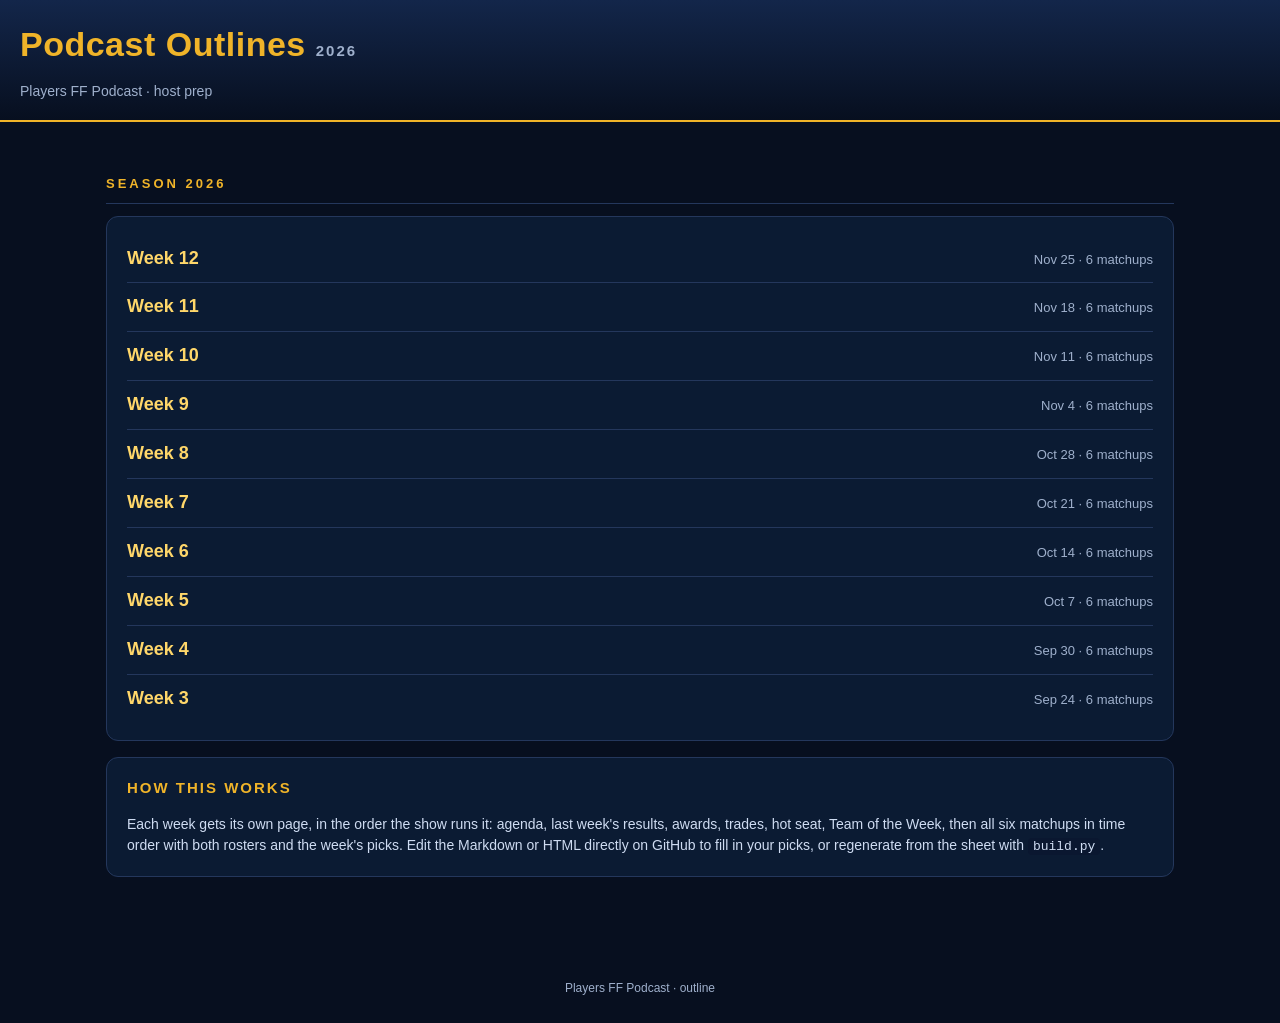
<file: index.html>
<!doctype html><html lang="en"><head><meta charset="utf-8">
<meta name="viewport" content="width=device-width,initial-scale=1">
<meta name="robots" content="noindex,nofollow">
<title>Players FF Podcast — Outlines</title>
<link rel="stylesheet" href="style.css?v=c7a4433166c"></head><body>
<header class="top"><h1>Podcast Outlines<span class="yr">2026</span></h1>
<div class="meta"><span>Players FF Podcast · host prep</span></div></header>
<main>
<h2 class="hdr">Season 2026</h2>
<section class="card">
<ul class="weeks">
<li><a href="week-12.html">Week 12</a><span>Nov 25 · 6 matchups</span></li>
<li><a href="week-11.html">Week 11</a><span>Nov 18 · 6 matchups</span></li>
<li><a href="week-10.html">Week 10</a><span>Nov 11 · 6 matchups</span></li>
<li><a href="week-09.html">Week 9</a><span>Nov 4 · 6 matchups</span></li>
<li><a href="week-08.html">Week 8</a><span>Oct 28 · 6 matchups</span></li>
<li><a href="week-07.html">Week 7</a><span>Oct 21 · 6 matchups</span></li>
<li><a href="week-06.html">Week 6</a><span>Oct 14 · 6 matchups</span></li>
<li><a href="week-05.html">Week 5</a><span>Oct 7 · 6 matchups</span></li>
<li><a href="week-04.html">Week 4</a><span>Sep 30 · 6 matchups</span></li>
<li><a href="week-03.html">Week 3</a><span>Sep 24 · 6 matchups</span></li>
</ul>
</section>
<section class="card">
<h2>How this works</h2>
<p style="font-size:14px;color:#cfdcf2;margin:0">
Each week gets its own page, in the order the show runs it: agenda, last week's results,
awards, trades, hot seat, Team of the Week, then all six matchups in time order with both
rosters and the week's picks. Edit the Markdown or HTML directly on GitHub
to fill in your picks, or regenerate from the sheet with <code>build.py</code>.</p>
</section>
</main><footer>Players FF Podcast · outline</footer></body></html>
</file>
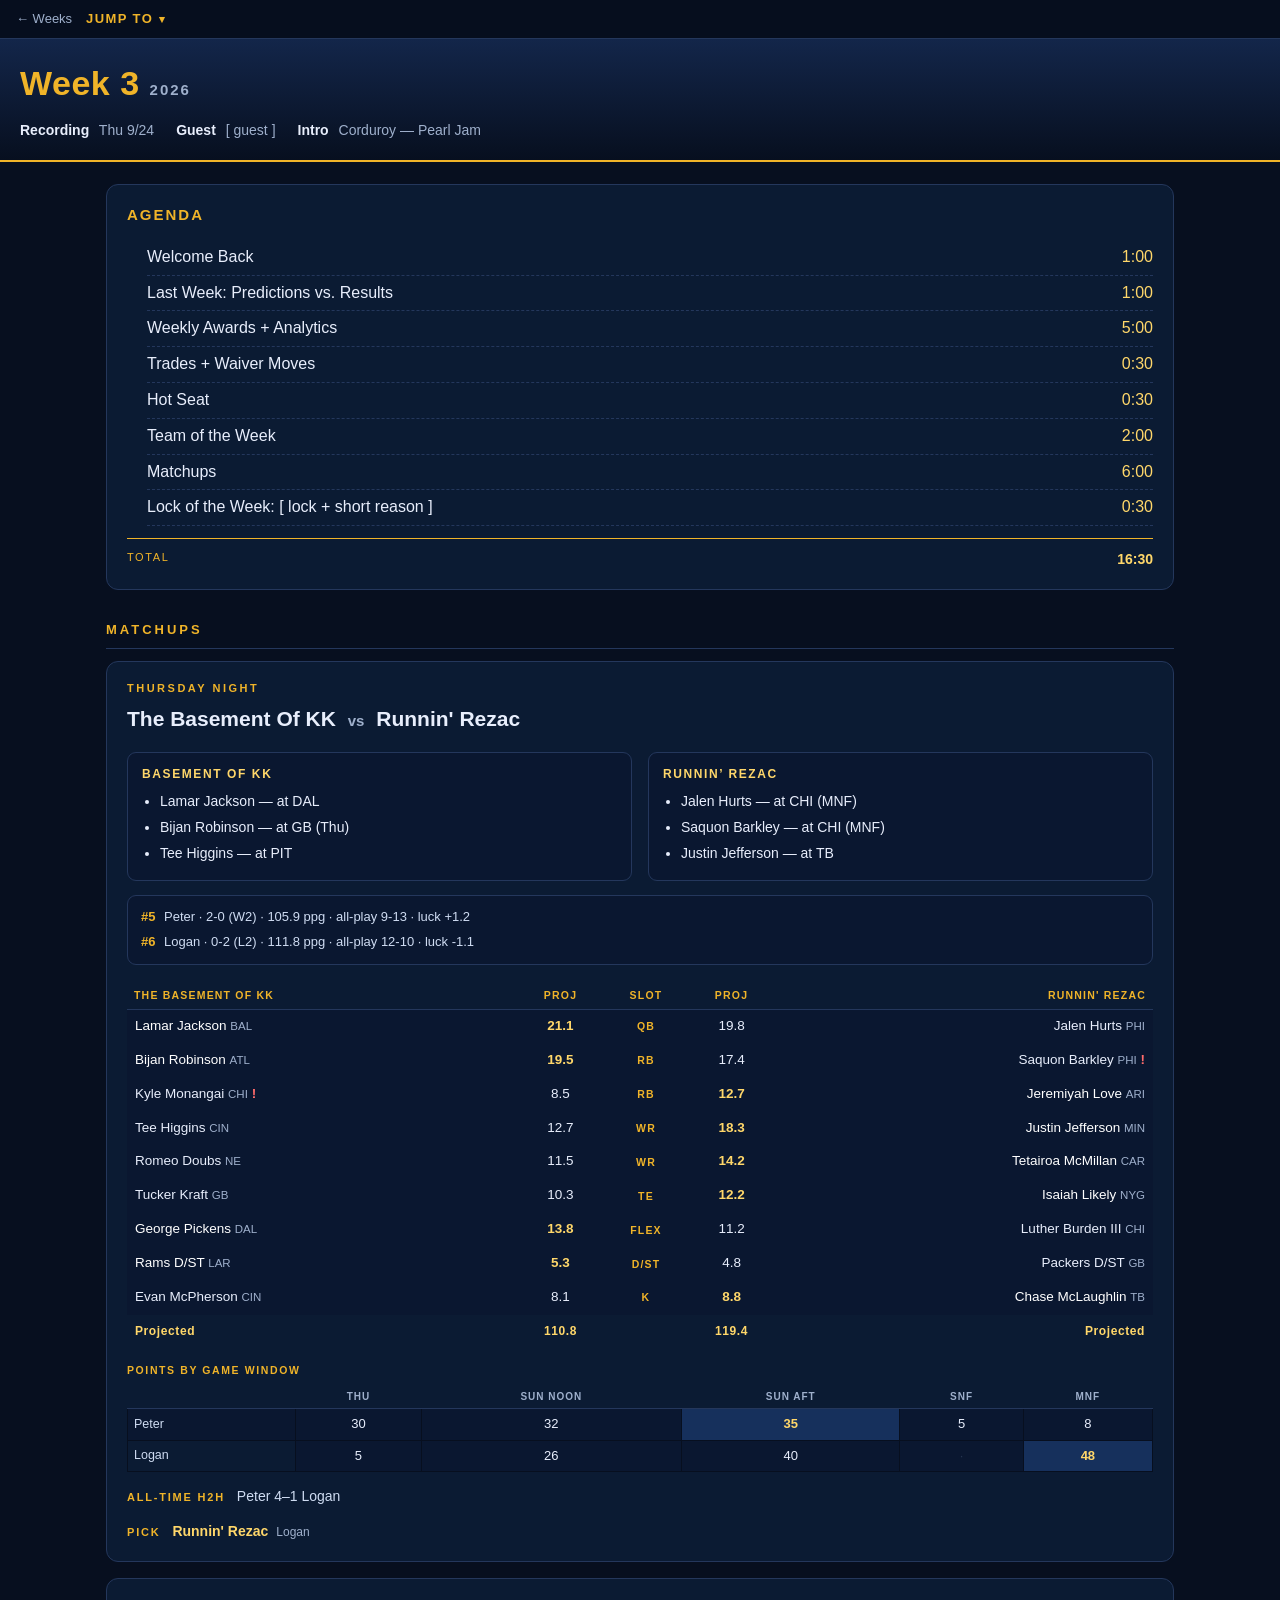
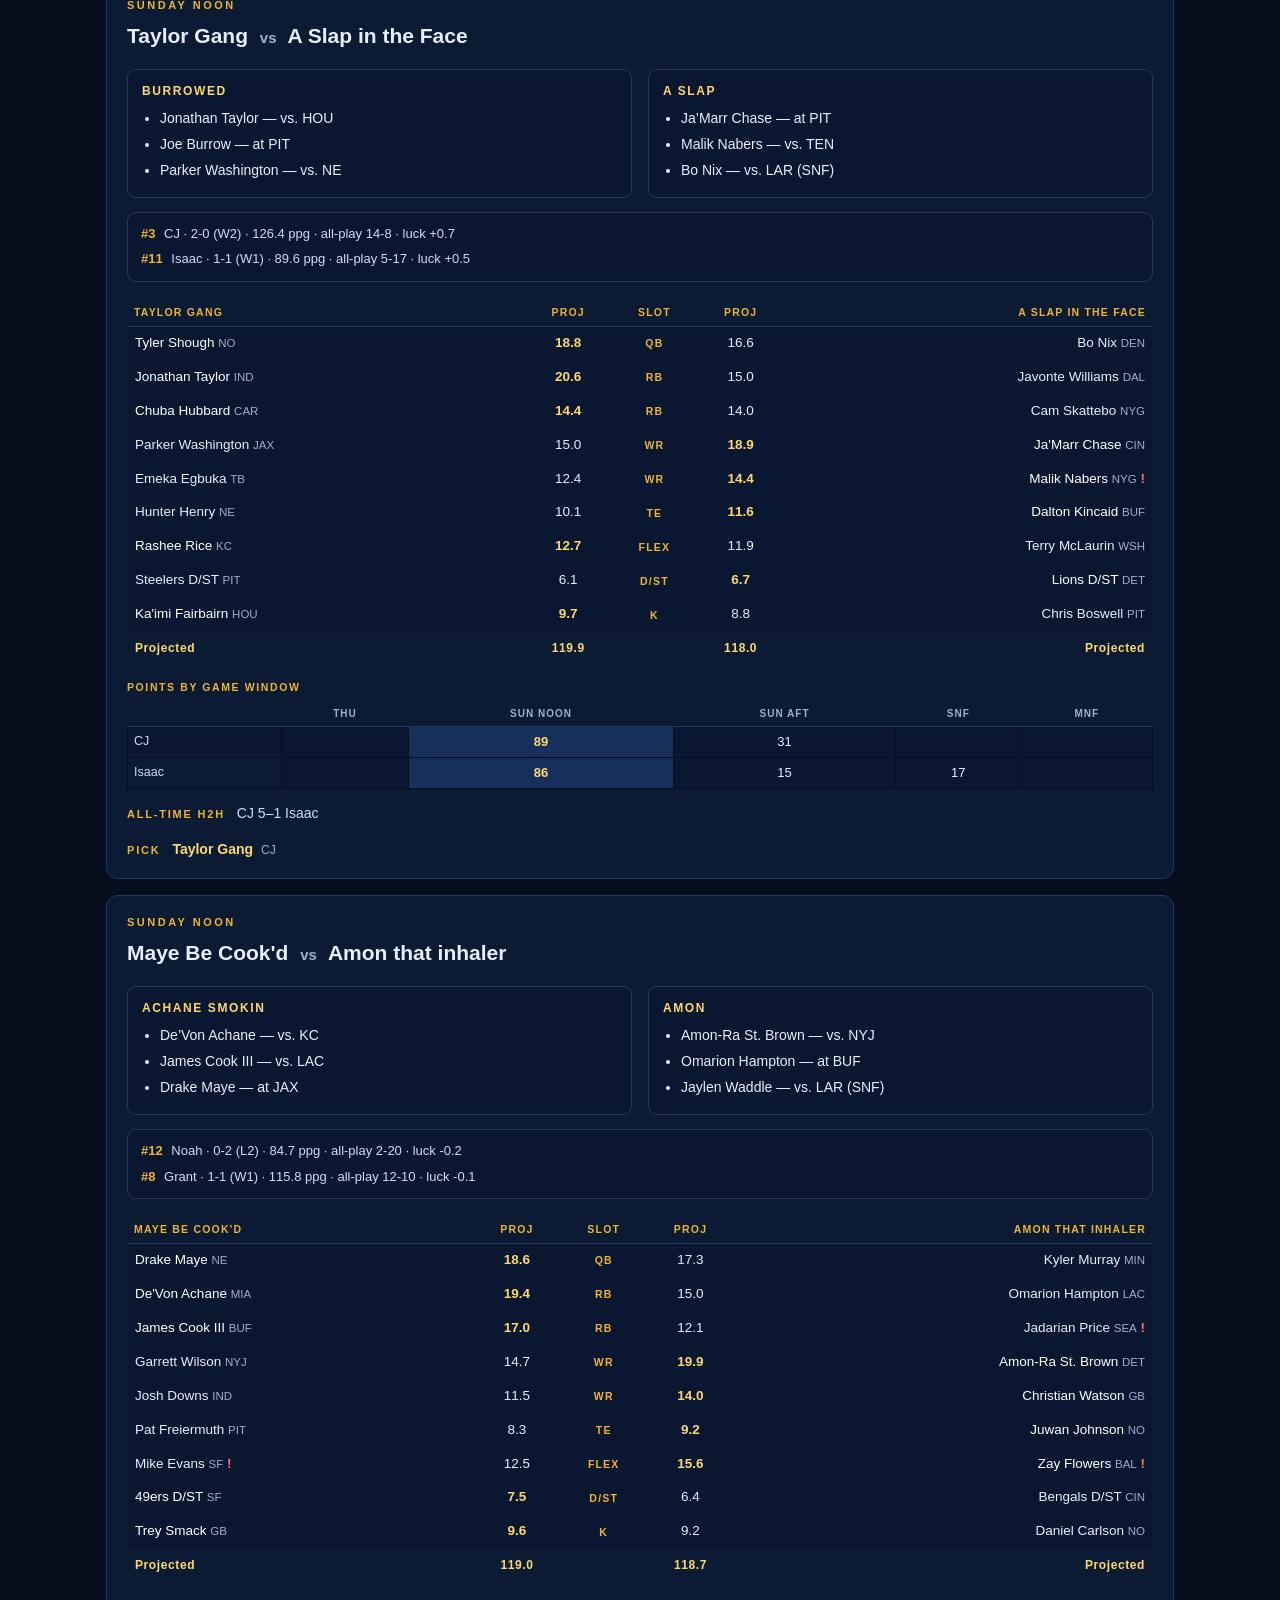
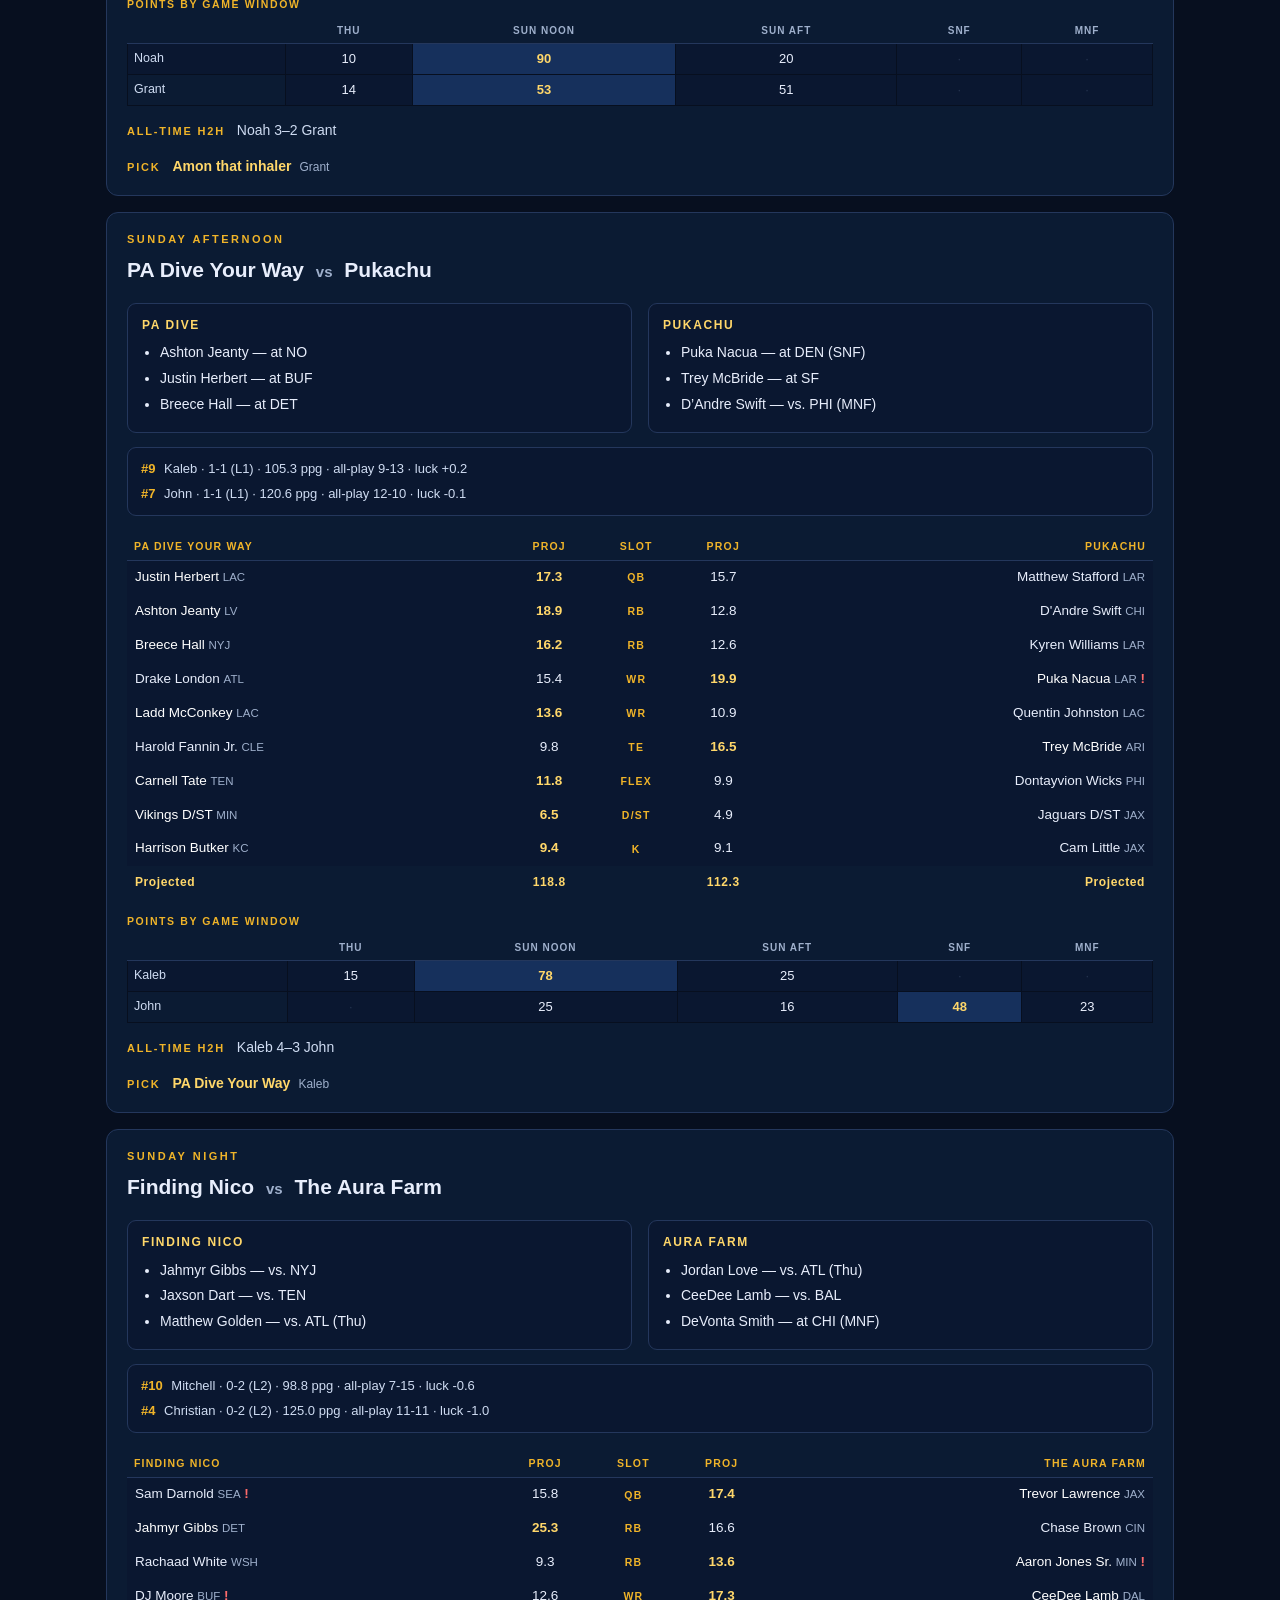
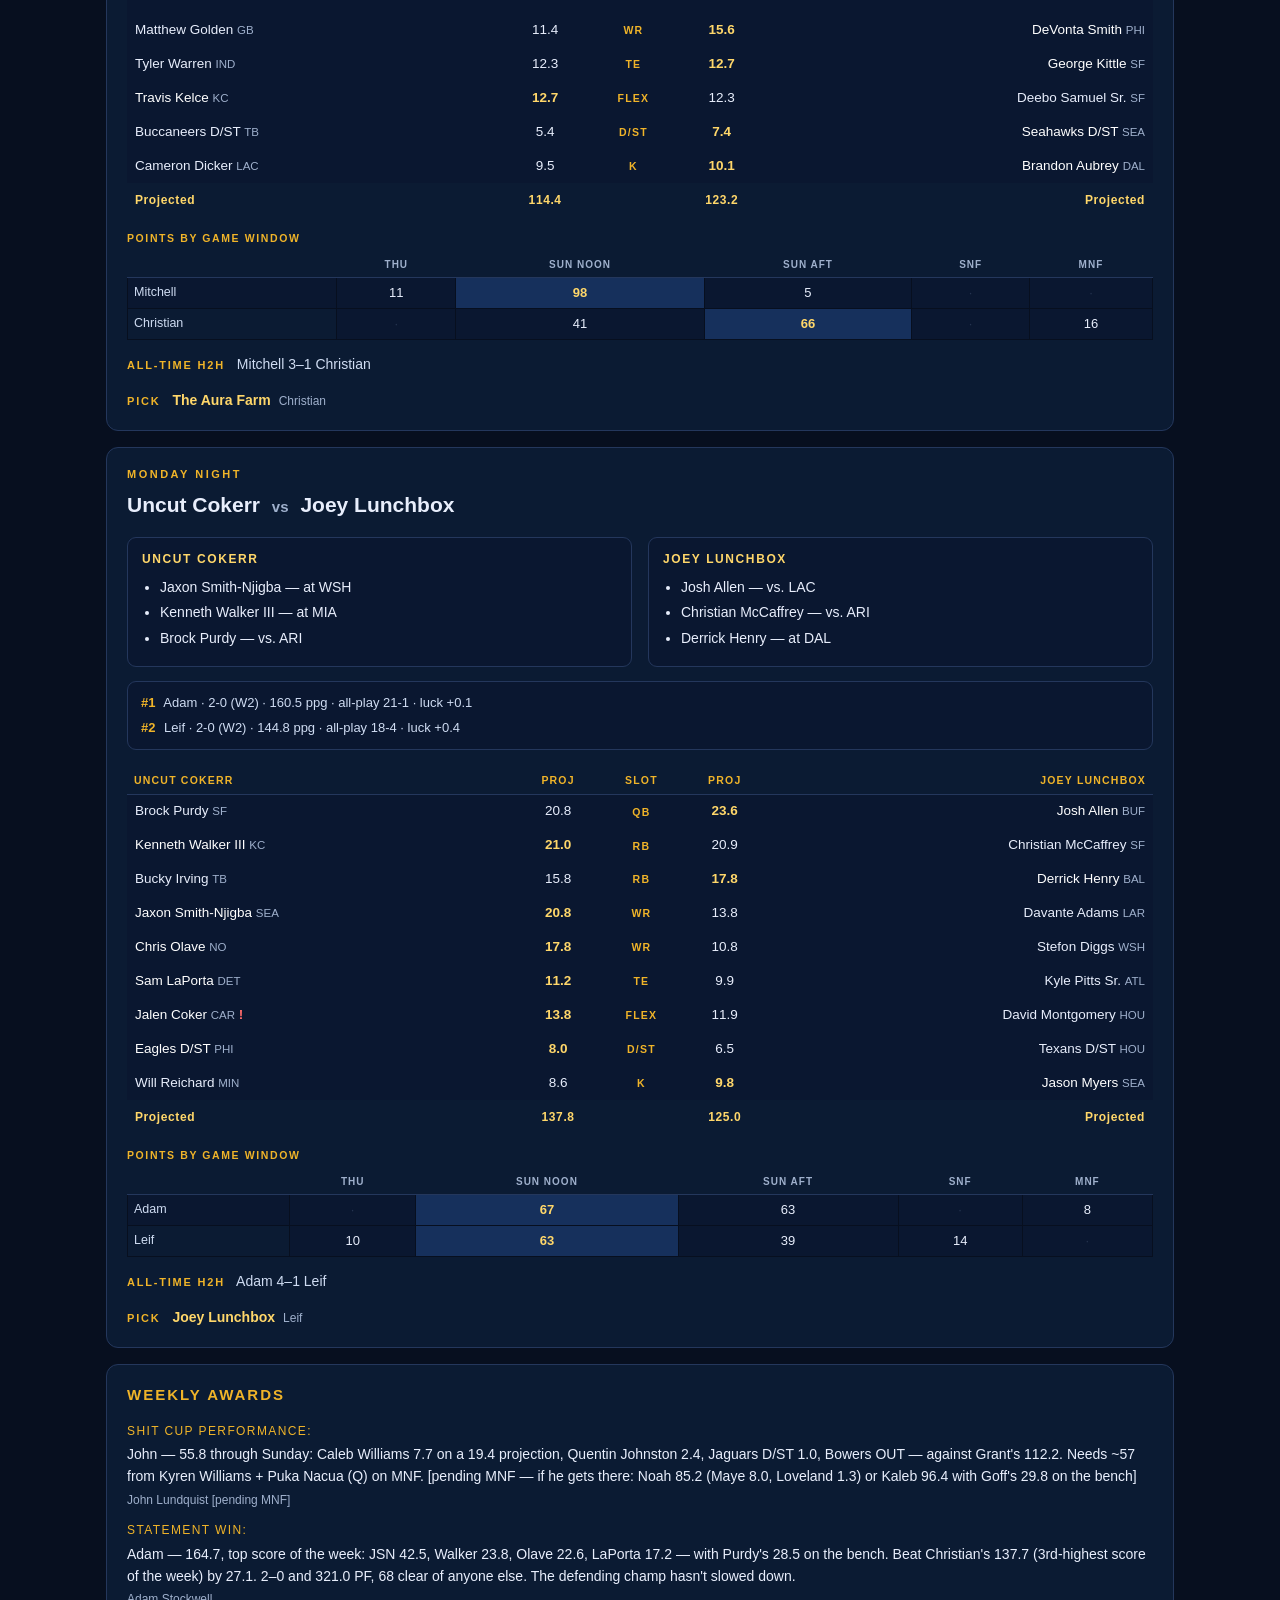
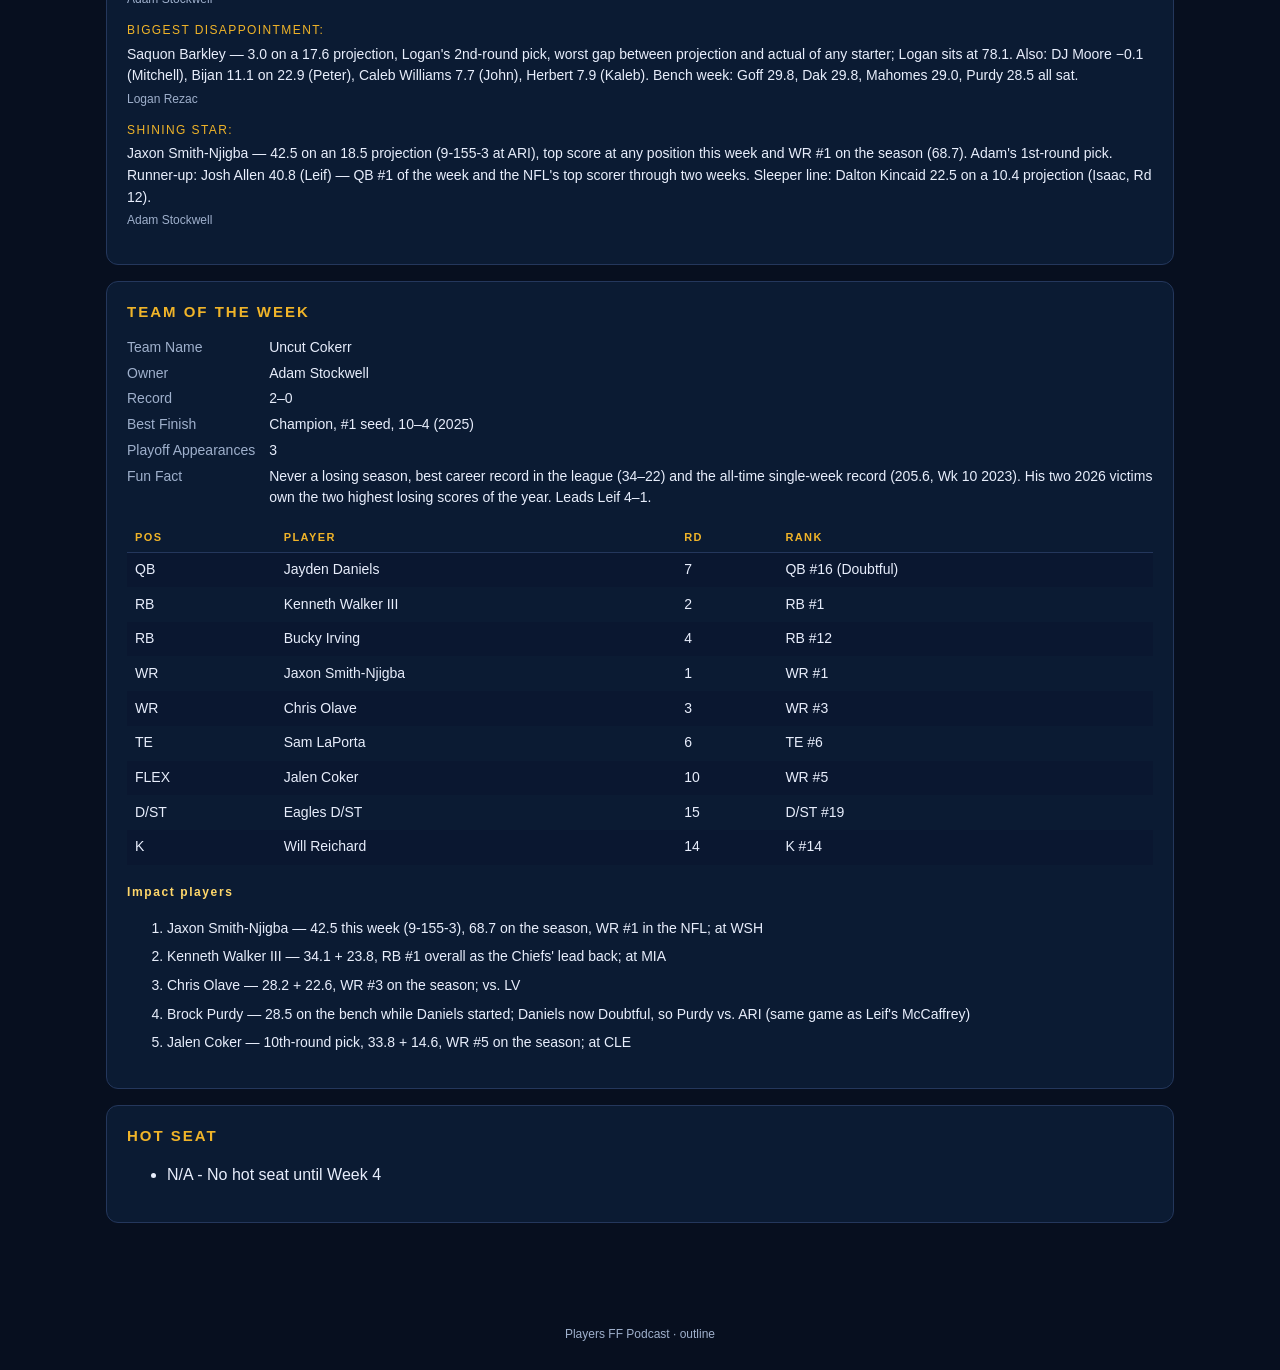
<file: week-03.html>
<!doctype html><html lang="en"><head><meta charset="utf-8">
<meta name="viewport" content="width=device-width,initial-scale=1">
<meta name="robots" content="noindex,nofollow">
<title>Week 3 — Players FF Podcast Outline</title>
<link rel="stylesheet" href="style.css"></head><body>
<div class="bar"><a class="back" href="index.html">← Weeks</a>
<details class="menu"><summary>Jump to<span class="car">▾</span></summary><nav>
<a href="#agenda">Agenda</a>
<a href="#the-basement-of-kk-runnin-rezac">Thursday Night · The Basement Of KK v Runnin&#x27; Rezac</a>
<a href="#taylor-gang-a-slap-in-the-face">Sunday Noon · Taylor Gang v A Slap in the Face</a>
<a href="#maye-be-cook-d-amon-that-inhaler">Sunday Noon · Maye Be Cook&#x27;d v Amon that inhaler</a>
<a href="#pa-dive-your-way-pukachu">Sunday Afternoon · PA Dive Your Way v Pukachu</a>
<a href="#finding-nico-the-aura-farm">Sunday Night · Finding Nico v The Aura Farm</a>
<a href="#uncut-cokerr-joey-lunchbox">Monday Night · Uncut Cokerr v Joey Lunchbox</a>
<a href="#awards">Weekly Awards</a>
<a href="#totw">Team of the Week</a>
<a href="#hotseat">Hot Seat</a>
</nav></details></div>
<header class="top">
<h1>Week 3<span class="yr">2026</span></h1>
<div class="meta">
<span><b>Recording</b> Thu 9/24</span>
<span><b>Guest</b> [ guest ]</span>
<span><b>Intro</b> Corduroy — Pearl Jam</span>
</div></header><main>
<section id="agenda" class="card agenda"><h2>Agenda</h2><ol>
<li><span>Welcome Back</span><em>1:00</em></li>
<li><span>Last Week: Predictions vs. Results</span><em>1:00</em></li>
<li><span>Weekly Awards + Analytics</span><em>5:00</em></li>
<li><span>Trades + Waiver Moves</span><em>0:30</em></li>
<li><span>Hot Seat</span><em>0:30</em></li>
<li><span>Team of the Week</span><em>2:00</em></li>
<li><span>Matchups</span><em>6:00</em></li>
<li><span>Lock of the Week: [ lock + short reason ]</span><em>0:30</em></li>
</ol>
<p class="total"><span>Total</span><em>16:30</em></p>
</section>
<h2 class="hdr">Matchups</h2>
<section id="the-basement-of-kk-runnin-rezac" class="card game">
<div class="slot">THURSDAY NIGHT</div>
<h3>The Basement Of KK <i>vs</i> Runnin&#x27; Rezac</h3>
<div class="teams">
<div class="team"><h4>BASEMENT OF KK</h4><ul>
<li>Lamar Jackson — at DAL</li>
<li>Bijan Robinson — at GB (Thu)</li>
<li>Tee Higgins — at PIT</li>
</ul></div>
<div class="team"><h4>RUNNIN’ REZAC</h4><ul>
<li>Jalen Hurts — at CHI (MNF)</li>
<li>Saquon Barkley — at CHI (MNF)</li>
<li>Justin Jefferson — at TB</li>
</ul></div>
</div>
<div class="form">
<div><b>#5</b> Peter · 2-0 (W2) · 105.9 ppg · all-play 9-13 · luck +1.2</div>
<div><b>#6</b> Logan · 0-2 (L2) · 111.8 ppg · all-play 12-10 · luck -1.1</div>
</div>
<table class="lc"><thead><tr>
<th class="l">The Basement Of KK</th><th class="c">Proj</th><th class="c">Slot</th><th class="c">Proj</th><th class="r">Runnin&#x27; Rezac</th></tr></thead><tbody>
<tr><td class="l win">Lamar Jackson <span class="dim">BAL</span></td><td class="c win">21.1</td><td class="c slotc">QB</td><td class="c">19.8</td><td class="r">Jalen Hurts <span class="dim">PHI</span></td></tr>
<tr><td class="l win">Bijan Robinson <span class="dim">ATL</span></td><td class="c win">19.5</td><td class="c slotc">RB</td><td class="c">17.4</td><td class="r">Saquon Barkley <span class="dim">PHI</span> <i class="inj" title="QUESTIONABLE">!</i></td></tr>
<tr><td class="l">Kyle Monangai <span class="dim">CHI</span> <i class="inj" title="QUESTIONABLE">!</i></td><td class="c">8.5</td><td class="c slotc">RB</td><td class="c win">12.7</td><td class="r win">Jeremiyah Love <span class="dim">ARI</span></td></tr>
<tr><td class="l">Tee Higgins <span class="dim">CIN</span></td><td class="c">12.7</td><td class="c slotc">WR</td><td class="c win">18.3</td><td class="r win">Justin Jefferson <span class="dim">MIN</span></td></tr>
<tr><td class="l">Romeo Doubs <span class="dim">NE</span></td><td class="c">11.5</td><td class="c slotc">WR</td><td class="c win">14.2</td><td class="r win">Tetairoa McMillan <span class="dim">CAR</span></td></tr>
<tr><td class="l">Tucker Kraft <span class="dim">GB</span></td><td class="c">10.3</td><td class="c slotc">TE</td><td class="c win">12.2</td><td class="r win">Isaiah Likely <span class="dim">NYG</span></td></tr>
<tr><td class="l win">George Pickens <span class="dim">DAL</span></td><td class="c win">13.8</td><td class="c slotc">FLEX</td><td class="c">11.2</td><td class="r">Luther Burden III <span class="dim">CHI</span></td></tr>
<tr><td class="l win">Rams D/ST <span class="dim">LAR</span></td><td class="c win">5.3</td><td class="c slotc">D/ST</td><td class="c">4.8</td><td class="r">Packers D/ST <span class="dim">GB</span></td></tr>
<tr><td class="l">Evan McPherson <span class="dim">CIN</span></td><td class="c">8.1</td><td class="c slotc">K</td><td class="c win">8.8</td><td class="r win">Chase McLaughlin <span class="dim">TB</span></td></tr>
<tr class="tot"><td class="l">Projected</td><td class="c">110.8</td><td class="c"></td><td class="c">119.4</td><td class="r">Projected</td></tr>
</tbody></table>
<div class="win"><h5>Points by game window</h5><table class="wt"><thead><tr><th></th>
<th>Thu</th>
<th>Sun Noon</th>
<th>Sun Aft</th>
<th>SNF</th>
<th>MNF</th>
</tr></thead><tbody>
<tr><td class="who">Peter</td>
<td class="">30</td>
<td class="">32</td>
<td class="hot">35</td>
<td class="">5</td>
<td class="">8</td>
</tr>
<tr><td class="who">Logan</td>
<td class="">5</td>
<td class="">26</td>
<td class="">40</td>
<td class="zero">·</td>
<td class="hot">48</td>
</tr>
</tbody></table></div>
<p class="h2h"><b>All-time H2H</b> Peter 4–1 Logan</p>
<p class="pick"><b>Pick</b> <span class="won">Runnin&#x27; Rezac</span><span class="ow">Logan</span></p>
</section>
<section id="taylor-gang-a-slap-in-the-face" class="card game">
<div class="slot">SUNDAY NOON</div>
<h3>Taylor Gang <i>vs</i> A Slap in the Face</h3>
<div class="teams">
<div class="team"><h4>BURROWED</h4><ul>
<li>Jonathan Taylor — vs. HOU</li>
<li>Joe Burrow — at PIT</li>
<li>Parker Washington — vs. NE</li>
</ul></div>
<div class="team"><h4>A SLAP</h4><ul>
<li>Ja’Marr Chase — at PIT</li>
<li>Malik Nabers — vs. TEN</li>
<li>Bo Nix — vs. LAR (SNF)</li>
</ul></div>
</div>
<div class="form">
<div><b>#3</b> CJ · 2-0 (W2) · 126.4 ppg · all-play 14-8 · luck +0.7</div>
<div><b>#11</b> Isaac · 1-1 (W1) · 89.6 ppg · all-play 5-17 · luck +0.5</div>
</div>
<table class="lc"><thead><tr>
<th class="l">Taylor Gang</th><th class="c">Proj</th><th class="c">Slot</th><th class="c">Proj</th><th class="r">A Slap in the Face</th></tr></thead><tbody>
<tr><td class="l win">Tyler Shough <span class="dim">NO</span></td><td class="c win">18.8</td><td class="c slotc">QB</td><td class="c">16.6</td><td class="r">Bo Nix <span class="dim">DEN</span></td></tr>
<tr><td class="l win">Jonathan Taylor <span class="dim">IND</span></td><td class="c win">20.6</td><td class="c slotc">RB</td><td class="c">15.0</td><td class="r">Javonte Williams <span class="dim">DAL</span></td></tr>
<tr><td class="l win">Chuba Hubbard <span class="dim">CAR</span></td><td class="c win">14.4</td><td class="c slotc">RB</td><td class="c">14.0</td><td class="r">Cam Skattebo <span class="dim">NYG</span></td></tr>
<tr><td class="l">Parker Washington <span class="dim">JAX</span></td><td class="c">15.0</td><td class="c slotc">WR</td><td class="c win">18.9</td><td class="r win">Ja&#x27;Marr Chase <span class="dim">CIN</span></td></tr>
<tr><td class="l">Emeka Egbuka <span class="dim">TB</span></td><td class="c">12.4</td><td class="c slotc">WR</td><td class="c win">14.4</td><td class="r win">Malik Nabers <span class="dim">NYG</span> <i class="inj" title="QUESTIONABLE">!</i></td></tr>
<tr><td class="l">Hunter Henry <span class="dim">NE</span></td><td class="c">10.1</td><td class="c slotc">TE</td><td class="c win">11.6</td><td class="r win">Dalton Kincaid <span class="dim">BUF</span></td></tr>
<tr><td class="l win">Rashee Rice <span class="dim">KC</span></td><td class="c win">12.7</td><td class="c slotc">FLEX</td><td class="c">11.9</td><td class="r">Terry McLaurin <span class="dim">WSH</span></td></tr>
<tr><td class="l">Steelers D/ST <span class="dim">PIT</span></td><td class="c">6.1</td><td class="c slotc">D/ST</td><td class="c win">6.7</td><td class="r win">Lions D/ST <span class="dim">DET</span></td></tr>
<tr><td class="l win">Ka&#x27;imi Fairbairn <span class="dim">HOU</span></td><td class="c win">9.7</td><td class="c slotc">K</td><td class="c">8.8</td><td class="r">Chris Boswell <span class="dim">PIT</span></td></tr>
<tr class="tot"><td class="l">Projected</td><td class="c">119.9</td><td class="c"></td><td class="c">118.0</td><td class="r">Projected</td></tr>
</tbody></table>
<div class="win"><h5>Points by game window</h5><table class="wt"><thead><tr><th></th>
<th>Thu</th>
<th>Sun Noon</th>
<th>Sun Aft</th>
<th>SNF</th>
<th>MNF</th>
</tr></thead><tbody>
<tr><td class="who">CJ</td>
<td class="zero">·</td>
<td class="hot">89</td>
<td class="">31</td>
<td class="zero">·</td>
<td class="zero">·</td>
</tr>
<tr><td class="who">Isaac</td>
<td class="zero">·</td>
<td class="hot">86</td>
<td class="">15</td>
<td class="">17</td>
<td class="zero">·</td>
</tr>
</tbody></table></div>
<p class="h2h"><b>All-time H2H</b> CJ 5–1 Isaac</p>
<p class="pick"><b>Pick</b> <span class="won">Taylor Gang</span><span class="ow">CJ</span></p>
</section>
<section id="maye-be-cook-d-amon-that-inhaler" class="card game">
<div class="slot">SUNDAY NOON</div>
<h3>Maye Be Cook&#x27;d <i>vs</i> Amon that inhaler</h3>
<div class="teams">
<div class="team"><h4>ACHANE SMOKIN</h4><ul>
<li>De’Von Achane — vs. KC</li>
<li>James Cook III — vs. LAC</li>
<li>Drake Maye — at JAX</li>
</ul></div>
<div class="team"><h4>AMON</h4><ul>
<li>Amon-Ra St. Brown — vs. NYJ</li>
<li>Omarion Hampton — at BUF</li>
<li>Jaylen Waddle — vs. LAR (SNF)</li>
</ul></div>
</div>
<div class="form">
<div><b>#12</b> Noah · 0-2 (L2) · 84.7 ppg · all-play 2-20 · luck -0.2</div>
<div><b>#8</b> Grant · 1-1 (W1) · 115.8 ppg · all-play 12-10 · luck -0.1</div>
</div>
<table class="lc"><thead><tr>
<th class="l">Maye Be Cook&#x27;d</th><th class="c">Proj</th><th class="c">Slot</th><th class="c">Proj</th><th class="r">Amon that inhaler</th></tr></thead><tbody>
<tr><td class="l win">Drake Maye <span class="dim">NE</span></td><td class="c win">18.6</td><td class="c slotc">QB</td><td class="c">17.3</td><td class="r">Kyler Murray <span class="dim">MIN</span></td></tr>
<tr><td class="l win">De&#x27;Von Achane <span class="dim">MIA</span></td><td class="c win">19.4</td><td class="c slotc">RB</td><td class="c">15.0</td><td class="r">Omarion Hampton <span class="dim">LAC</span></td></tr>
<tr><td class="l win">James Cook III <span class="dim">BUF</span></td><td class="c win">17.0</td><td class="c slotc">RB</td><td class="c">12.1</td><td class="r">Jadarian Price <span class="dim">SEA</span> <i class="inj" title="QUESTIONABLE">!</i></td></tr>
<tr><td class="l">Garrett Wilson <span class="dim">NYJ</span></td><td class="c">14.7</td><td class="c slotc">WR</td><td class="c win">19.9</td><td class="r win">Amon-Ra St. Brown <span class="dim">DET</span></td></tr>
<tr><td class="l">Josh Downs <span class="dim">IND</span></td><td class="c">11.5</td><td class="c slotc">WR</td><td class="c win">14.0</td><td class="r win">Christian Watson <span class="dim">GB</span></td></tr>
<tr><td class="l">Pat Freiermuth <span class="dim">PIT</span></td><td class="c">8.3</td><td class="c slotc">TE</td><td class="c win">9.2</td><td class="r win">Juwan Johnson <span class="dim">NO</span></td></tr>
<tr><td class="l">Mike Evans <span class="dim">SF</span> <i class="inj" title="QUESTIONABLE">!</i></td><td class="c">12.5</td><td class="c slotc">FLEX</td><td class="c win">15.6</td><td class="r win">Zay Flowers <span class="dim">BAL</span> <i class="inj" title="QUESTIONABLE">!</i></td></tr>
<tr><td class="l win">49ers D/ST <span class="dim">SF</span></td><td class="c win">7.5</td><td class="c slotc">D/ST</td><td class="c">6.4</td><td class="r">Bengals D/ST <span class="dim">CIN</span></td></tr>
<tr><td class="l win">Trey Smack <span class="dim">GB</span></td><td class="c win">9.6</td><td class="c slotc">K</td><td class="c">9.2</td><td class="r">Daniel Carlson <span class="dim">NO</span></td></tr>
<tr class="tot"><td class="l">Projected</td><td class="c">119.0</td><td class="c"></td><td class="c">118.7</td><td class="r">Projected</td></tr>
</tbody></table>
<div class="win"><h5>Points by game window</h5><table class="wt"><thead><tr><th></th>
<th>Thu</th>
<th>Sun Noon</th>
<th>Sun Aft</th>
<th>SNF</th>
<th>MNF</th>
</tr></thead><tbody>
<tr><td class="who">Noah</td>
<td class="">10</td>
<td class="hot">90</td>
<td class="">20</td>
<td class="zero">·</td>
<td class="zero">·</td>
</tr>
<tr><td class="who">Grant</td>
<td class="">14</td>
<td class="hot">53</td>
<td class="">51</td>
<td class="zero">·</td>
<td class="zero">·</td>
</tr>
</tbody></table></div>
<p class="h2h"><b>All-time H2H</b> Noah 3–2 Grant</p>
<p class="pick"><b>Pick</b> <span class="won">Amon that inhaler</span><span class="ow">Grant</span></p>
</section>
<section id="pa-dive-your-way-pukachu" class="card game">
<div class="slot">SUNDAY AFTERNOON</div>
<h3>PA Dive Your Way <i>vs</i> Pukachu</h3>
<div class="teams">
<div class="team"><h4>PA DIVE</h4><ul>
<li>Ashton Jeanty — at NO</li>
<li>Justin Herbert — at BUF</li>
<li>Breece Hall — at DET</li>
</ul></div>
<div class="team"><h4>PUKACHU</h4><ul>
<li>Puka Nacua — at DEN (SNF)</li>
<li>Trey McBride — at SF</li>
<li>D’Andre Swift — vs. PHI (MNF)</li>
</ul></div>
</div>
<div class="form">
<div><b>#9</b> Kaleb · 1-1 (L1) · 105.3 ppg · all-play 9-13 · luck +0.2</div>
<div><b>#7</b> John · 1-1 (L1) · 120.6 ppg · all-play 12-10 · luck -0.1</div>
</div>
<table class="lc"><thead><tr>
<th class="l">PA Dive Your Way</th><th class="c">Proj</th><th class="c">Slot</th><th class="c">Proj</th><th class="r">Pukachu</th></tr></thead><tbody>
<tr><td class="l win">Justin Herbert <span class="dim">LAC</span></td><td class="c win">17.3</td><td class="c slotc">QB</td><td class="c">15.7</td><td class="r">Matthew Stafford <span class="dim">LAR</span></td></tr>
<tr><td class="l win">Ashton Jeanty <span class="dim">LV</span></td><td class="c win">18.9</td><td class="c slotc">RB</td><td class="c">12.8</td><td class="r">D&#x27;Andre Swift <span class="dim">CHI</span></td></tr>
<tr><td class="l win">Breece Hall <span class="dim">NYJ</span></td><td class="c win">16.2</td><td class="c slotc">RB</td><td class="c">12.6</td><td class="r">Kyren Williams <span class="dim">LAR</span></td></tr>
<tr><td class="l">Drake London <span class="dim">ATL</span></td><td class="c">15.4</td><td class="c slotc">WR</td><td class="c win">19.9</td><td class="r win">Puka Nacua <span class="dim">LAR</span> <i class="inj" title="QUESTIONABLE">!</i></td></tr>
<tr><td class="l win">Ladd McConkey <span class="dim">LAC</span></td><td class="c win">13.6</td><td class="c slotc">WR</td><td class="c">10.9</td><td class="r">Quentin Johnston <span class="dim">LAC</span></td></tr>
<tr><td class="l">Harold Fannin Jr. <span class="dim">CLE</span></td><td class="c">9.8</td><td class="c slotc">TE</td><td class="c win">16.5</td><td class="r win">Trey McBride <span class="dim">ARI</span></td></tr>
<tr><td class="l win">Carnell Tate <span class="dim">TEN</span></td><td class="c win">11.8</td><td class="c slotc">FLEX</td><td class="c">9.9</td><td class="r">Dontayvion Wicks <span class="dim">PHI</span></td></tr>
<tr><td class="l win">Vikings D/ST <span class="dim">MIN</span></td><td class="c win">6.5</td><td class="c slotc">D/ST</td><td class="c">4.9</td><td class="r">Jaguars D/ST <span class="dim">JAX</span></td></tr>
<tr><td class="l win">Harrison Butker <span class="dim">KC</span></td><td class="c win">9.4</td><td class="c slotc">K</td><td class="c">9.1</td><td class="r">Cam Little <span class="dim">JAX</span></td></tr>
<tr class="tot"><td class="l">Projected</td><td class="c">118.8</td><td class="c"></td><td class="c">112.3</td><td class="r">Projected</td></tr>
</tbody></table>
<div class="win"><h5>Points by game window</h5><table class="wt"><thead><tr><th></th>
<th>Thu</th>
<th>Sun Noon</th>
<th>Sun Aft</th>
<th>SNF</th>
<th>MNF</th>
</tr></thead><tbody>
<tr><td class="who">Kaleb</td>
<td class="">15</td>
<td class="hot">78</td>
<td class="">25</td>
<td class="zero">·</td>
<td class="zero">·</td>
</tr>
<tr><td class="who">John</td>
<td class="zero">·</td>
<td class="">25</td>
<td class="">16</td>
<td class="hot">48</td>
<td class="">23</td>
</tr>
</tbody></table></div>
<p class="h2h"><b>All-time H2H</b> Kaleb 4–3 John</p>
<p class="pick"><b>Pick</b> <span class="won">PA Dive Your Way</span><span class="ow">Kaleb</span></p>
</section>
<section id="finding-nico-the-aura-farm" class="card game">
<div class="slot">SUNDAY NIGHT</div>
<h3>Finding Nico <i>vs</i> The Aura Farm</h3>
<div class="teams">
<div class="team"><h4>FINDING NICO</h4><ul>
<li>Jahmyr Gibbs — vs. NYJ</li>
<li>Jaxson Dart — vs. TEN</li>
<li>Matthew Golden — vs. ATL (Thu)</li>
</ul></div>
<div class="team"><h4>AURA FARM</h4><ul>
<li>Jordan Love — vs. ATL (Thu)</li>
<li>CeeDee Lamb — vs. BAL</li>
<li>DeVonta Smith — at CHI (MNF)</li>
</ul></div>
</div>
<div class="form">
<div><b>#10</b> Mitchell · 0-2 (L2) · 98.8 ppg · all-play 7-15 · luck -0.6</div>
<div><b>#4</b> Christian · 0-2 (L2) · 125.0 ppg · all-play 11-11 · luck -1.0</div>
</div>
<table class="lc"><thead><tr>
<th class="l">Finding Nico</th><th class="c">Proj</th><th class="c">Slot</th><th class="c">Proj</th><th class="r">The Aura Farm</th></tr></thead><tbody>
<tr><td class="l">Sam Darnold <span class="dim">SEA</span> <i class="inj" title="QUESTIONABLE">!</i></td><td class="c">15.8</td><td class="c slotc">QB</td><td class="c win">17.4</td><td class="r win">Trevor Lawrence <span class="dim">JAX</span></td></tr>
<tr><td class="l win">Jahmyr Gibbs <span class="dim">DET</span></td><td class="c win">25.3</td><td class="c slotc">RB</td><td class="c">16.6</td><td class="r">Chase Brown <span class="dim">CIN</span></td></tr>
<tr><td class="l">Rachaad White <span class="dim">WSH</span></td><td class="c">9.3</td><td class="c slotc">RB</td><td class="c win">13.6</td><td class="r win">Aaron Jones Sr. <span class="dim">MIN</span> <i class="inj" title="QUESTIONABLE">!</i></td></tr>
<tr><td class="l">DJ Moore <span class="dim">BUF</span> <i class="inj" title="QUESTIONABLE">!</i></td><td class="c">12.6</td><td class="c slotc">WR</td><td class="c win">17.3</td><td class="r win">CeeDee Lamb <span class="dim">DAL</span></td></tr>
<tr><td class="l">Matthew Golden <span class="dim">GB</span></td><td class="c">11.4</td><td class="c slotc">WR</td><td class="c win">15.6</td><td class="r win">DeVonta Smith <span class="dim">PHI</span></td></tr>
<tr><td class="l">Tyler Warren <span class="dim">IND</span></td><td class="c">12.3</td><td class="c slotc">TE</td><td class="c win">12.7</td><td class="r win">George Kittle <span class="dim">SF</span></td></tr>
<tr><td class="l win">Travis Kelce <span class="dim">KC</span></td><td class="c win">12.7</td><td class="c slotc">FLEX</td><td class="c">12.3</td><td class="r">Deebo Samuel Sr. <span class="dim">SF</span></td></tr>
<tr><td class="l">Buccaneers D/ST <span class="dim">TB</span></td><td class="c">5.4</td><td class="c slotc">D/ST</td><td class="c win">7.4</td><td class="r win">Seahawks D/ST <span class="dim">SEA</span></td></tr>
<tr><td class="l">Cameron Dicker <span class="dim">LAC</span></td><td class="c">9.5</td><td class="c slotc">K</td><td class="c win">10.1</td><td class="r win">Brandon Aubrey <span class="dim">DAL</span></td></tr>
<tr class="tot"><td class="l">Projected</td><td class="c">114.4</td><td class="c"></td><td class="c">123.2</td><td class="r">Projected</td></tr>
</tbody></table>
<div class="win"><h5>Points by game window</h5><table class="wt"><thead><tr><th></th>
<th>Thu</th>
<th>Sun Noon</th>
<th>Sun Aft</th>
<th>SNF</th>
<th>MNF</th>
</tr></thead><tbody>
<tr><td class="who">Mitchell</td>
<td class="">11</td>
<td class="hot">98</td>
<td class="">5</td>
<td class="zero">·</td>
<td class="zero">·</td>
</tr>
<tr><td class="who">Christian</td>
<td class="zero">·</td>
<td class="">41</td>
<td class="hot">66</td>
<td class="zero">·</td>
<td class="">16</td>
</tr>
</tbody></table></div>
<p class="h2h"><b>All-time H2H</b> Mitchell 3–1 Christian</p>
<p class="pick"><b>Pick</b> <span class="won">The Aura Farm</span><span class="ow">Christian</span></p>
</section>
<section id="uncut-cokerr-joey-lunchbox" class="card game">
<div class="slot">MONDAY NIGHT</div>
<h3>Uncut Cokerr <i>vs</i> Joey Lunchbox</h3>
<div class="teams">
<div class="team"><h4>UNCUT COKERR</h4><ul>
<li>Jaxon Smith-Njigba — at WSH</li>
<li>Kenneth Walker III — at MIA</li>
<li>Brock Purdy — vs. ARI</li>
</ul></div>
<div class="team"><h4>JOEY LUNCHBOX</h4><ul>
<li>Josh Allen — vs. LAC</li>
<li>Christian McCaffrey — vs. ARI</li>
<li>Derrick Henry — at DAL</li>
</ul></div>
</div>
<div class="form">
<div><b>#1</b> Adam · 2-0 (W2) · 160.5 ppg · all-play 21-1 · luck +0.1</div>
<div><b>#2</b> Leif · 2-0 (W2) · 144.8 ppg · all-play 18-4 · luck +0.4</div>
</div>
<table class="lc"><thead><tr>
<th class="l">Uncut Cokerr</th><th class="c">Proj</th><th class="c">Slot</th><th class="c">Proj</th><th class="r">Joey Lunchbox</th></tr></thead><tbody>
<tr><td class="l">Brock Purdy <span class="dim">SF</span></td><td class="c">20.8</td><td class="c slotc">QB</td><td class="c win">23.6</td><td class="r win">Josh Allen <span class="dim">BUF</span></td></tr>
<tr><td class="l win">Kenneth Walker III <span class="dim">KC</span></td><td class="c win">21.0</td><td class="c slotc">RB</td><td class="c">20.9</td><td class="r">Christian McCaffrey <span class="dim">SF</span></td></tr>
<tr><td class="l">Bucky Irving <span class="dim">TB</span></td><td class="c">15.8</td><td class="c slotc">RB</td><td class="c win">17.8</td><td class="r win">Derrick Henry <span class="dim">BAL</span></td></tr>
<tr><td class="l win">Jaxon Smith-Njigba <span class="dim">SEA</span></td><td class="c win">20.8</td><td class="c slotc">WR</td><td class="c">13.8</td><td class="r">Davante Adams <span class="dim">LAR</span></td></tr>
<tr><td class="l win">Chris Olave <span class="dim">NO</span></td><td class="c win">17.8</td><td class="c slotc">WR</td><td class="c">10.8</td><td class="r">Stefon Diggs <span class="dim">WSH</span></td></tr>
<tr><td class="l win">Sam LaPorta <span class="dim">DET</span></td><td class="c win">11.2</td><td class="c slotc">TE</td><td class="c">9.9</td><td class="r">Kyle Pitts Sr. <span class="dim">ATL</span></td></tr>
<tr><td class="l win">Jalen Coker <span class="dim">CAR</span> <i class="inj" title="QUESTIONABLE">!</i></td><td class="c win">13.8</td><td class="c slotc">FLEX</td><td class="c">11.9</td><td class="r">David Montgomery <span class="dim">HOU</span></td></tr>
<tr><td class="l win">Eagles D/ST <span class="dim">PHI</span></td><td class="c win">8.0</td><td class="c slotc">D/ST</td><td class="c">6.5</td><td class="r">Texans D/ST <span class="dim">HOU</span></td></tr>
<tr><td class="l">Will Reichard <span class="dim">MIN</span></td><td class="c">8.6</td><td class="c slotc">K</td><td class="c win">9.8</td><td class="r win">Jason Myers <span class="dim">SEA</span></td></tr>
<tr class="tot"><td class="l">Projected</td><td class="c">137.8</td><td class="c"></td><td class="c">125.0</td><td class="r">Projected</td></tr>
</tbody></table>
<div class="win"><h5>Points by game window</h5><table class="wt"><thead><tr><th></th>
<th>Thu</th>
<th>Sun Noon</th>
<th>Sun Aft</th>
<th>SNF</th>
<th>MNF</th>
</tr></thead><tbody>
<tr><td class="who">Adam</td>
<td class="zero">·</td>
<td class="hot">67</td>
<td class="">63</td>
<td class="zero">·</td>
<td class="">8</td>
</tr>
<tr><td class="who">Leif</td>
<td class="">10</td>
<td class="hot">63</td>
<td class="">39</td>
<td class="">14</td>
<td class="zero">·</td>
</tr>
</tbody></table></div>
<p class="h2h"><b>All-time H2H</b> Adam 4–1 Leif</p>
<p class="pick"><b>Pick</b> <span class="won">Joey Lunchbox</span><span class="ow">Leif</span></p>
</section>
<section id="awards" class="card"><h2>Weekly Awards</h2><dl class="awards">
<dt>Shit Cup Performance:</dt><dd>John — 55.8 through Sunday: Caleb Williams 7.7 on a 19.4 projection, Quentin Johnston 2.4, Jaguars D/ST 1.0, Bowers OUT — against Grant&#x27;s 112.2. Needs ~57 from Kyren Williams + Puka Nacua (Q) on MNF. [pending MNF — if he gets there: Noah 85.2 (Maye 8.0, Loveland 1.3) or Kaleb 96.4 with Goff&#x27;s 29.8 on the bench]<span class="who">John Lundquist [pending MNF]</span></dd>
<dt>Statement Win:</dt><dd>Adam — 164.7, top score of the week: JSN 42.5, Walker 23.8, Olave 22.6, LaPorta 17.2 — with Purdy&#x27;s 28.5 on the bench. Beat Christian&#x27;s 137.7 (3rd-highest score of the week) by 27.1. 2–0 and 321.0 PF, 68 clear of anyone else. The defending champ hasn&#x27;t slowed down.<span class="who">Adam Stockwell</span></dd>
<dt>Biggest Disappointment:</dt><dd>Saquon Barkley — 3.0 on a 17.6 projection, Logan&#x27;s 2nd-round pick, worst gap between projection and actual of any starter; Logan sits at 78.1. Also: DJ Moore −0.1 (Mitchell), Bijan 11.1 on 22.9 (Peter), Caleb Williams 7.7 (John), Herbert 7.9 (Kaleb). Bench week: Goff 29.8, Dak 29.8, Mahomes 29.0, Purdy 28.5 all sat.<span class="who">Logan Rezac</span></dd>
<dt>Shining Star:</dt><dd>Jaxon Smith-Njigba — 42.5 on an 18.5 projection (9-155-3 at ARI), top score at any position this week and WR #1 on the season (68.7). Adam&#x27;s 1st-round pick. Runner-up: Josh Allen 40.8 (Leif) — QB #1 of the week and the NFL&#x27;s top scorer through two weeks. Sleeper line: Dalton Kincaid 22.5 on a 10.4 projection (Isaac, Rd 12).<span class="who">Adam Stockwell</span></dd>
</dl></section>
<section id="totw" class="card"><h2>Team of the Week</h2>
<dl class="kv">
<dt>Team Name</dt><dd>Uncut Cokerr</dd>
<dt>Owner</dt><dd>Adam Stockwell</dd>
<dt>Record</dt><dd>2–0</dd>
<dt>Best Finish</dt><dd>Champion, #1 seed, 10–4 (2025)</dd>
<dt>Playoff Appearances</dt><dd>3</dd>
<dt>Fun Fact</dt><dd>Never a losing season, best career record in the league (34–22) and the all-time single-week record (205.6, Wk 10 2023). His two 2026 victims own the two highest losing scores of the year. Leads Leif 4–1.</dd>
</dl>
<table><thead><tr><th>Pos</th><th>Player</th><th>Rd</th><th>Rank</th></tr></thead><tbody>
<tr><td>QB</td><td>Jayden Daniels</td><td>7</td><td>QB #16 (Doubtful)</td></tr>
<tr><td>RB</td><td>Kenneth Walker III</td><td>2</td><td>RB #1</td></tr>
<tr><td>RB</td><td>Bucky Irving</td><td>4</td><td>RB #12</td></tr>
<tr><td>WR</td><td>Jaxon Smith-Njigba</td><td>1</td><td>WR #1</td></tr>
<tr><td>WR</td><td>Chris Olave</td><td>3</td><td>WR #3</td></tr>
<tr><td>TE</td><td>Sam LaPorta</td><td>6</td><td>TE #6</td></tr>
<tr><td>FLEX</td><td>Jalen Coker</td><td>10</td><td>WR #5</td></tr>
<tr><td>D/ST</td><td>Eagles D/ST</td><td>15</td><td>D/ST #19</td></tr>
<tr><td>K</td><td>Will Reichard</td><td>14</td><td>K #14</td></tr>
</tbody></table>
<h4>Impact players</h4><ol class="impact">
<li>Jaxon Smith-Njigba — 42.5 this week (9-155-3), 68.7 on the season, WR #1 in the NFL; at WSH</li>
<li>Kenneth Walker III — 34.1 + 23.8, RB #1 overall as the Chiefs&#x27; lead back; at MIA</li>
<li>Chris Olave — 28.2 + 22.6, WR #3 on the season; vs. LV</li>
<li>Brock Purdy — 28.5 on the bench while Daniels started; Daniels now Doubtful, so Purdy vs. ARI (same game as Leif&#x27;s McCaffrey)</li>
<li>Jalen Coker — 10th-round pick, 33.8 + 14.6, WR #5 on the season; at CLE</li>
</ol>
</section>
<section id="hotseat" class="card"><h2>Hot Seat</h2><ul>
<li>N/A - No hot seat until Week 4</li>
</ul></section>
</main><footer>Players FF Podcast · outline</footer></body></html>
</file>
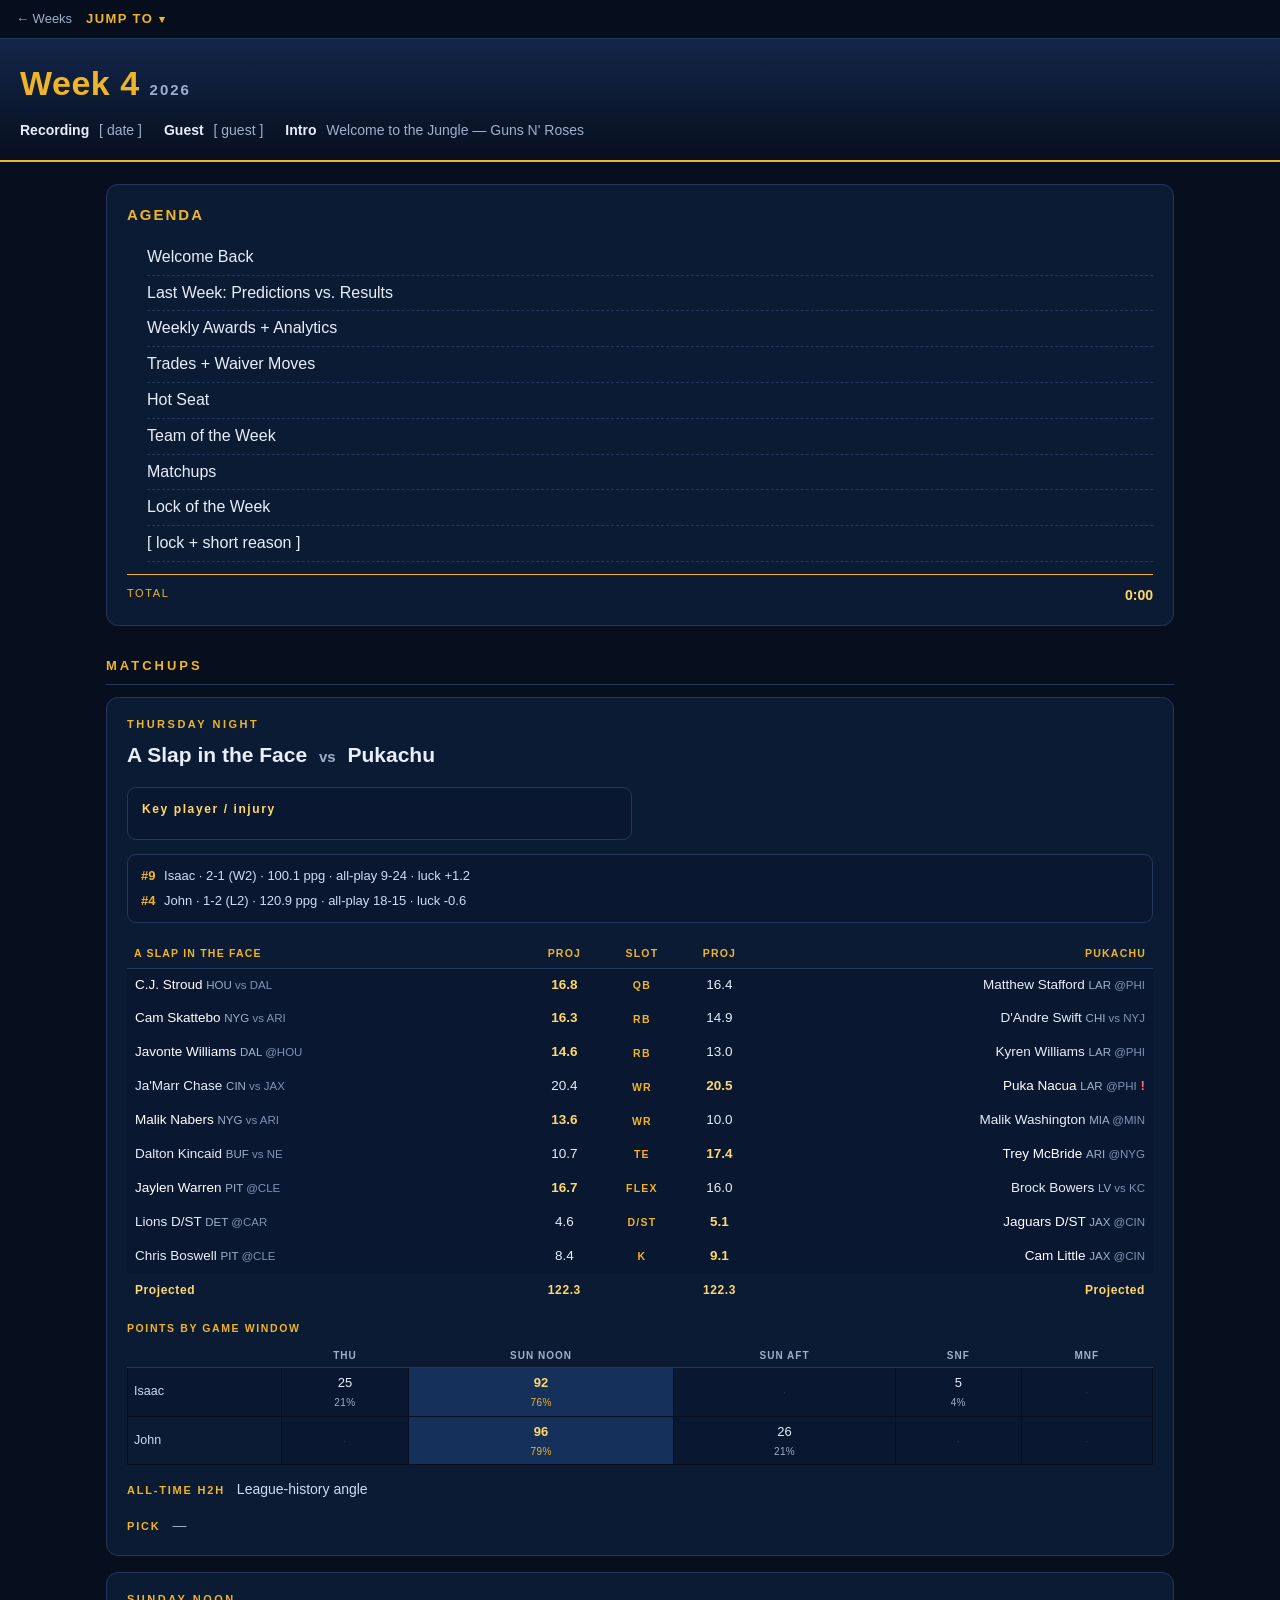
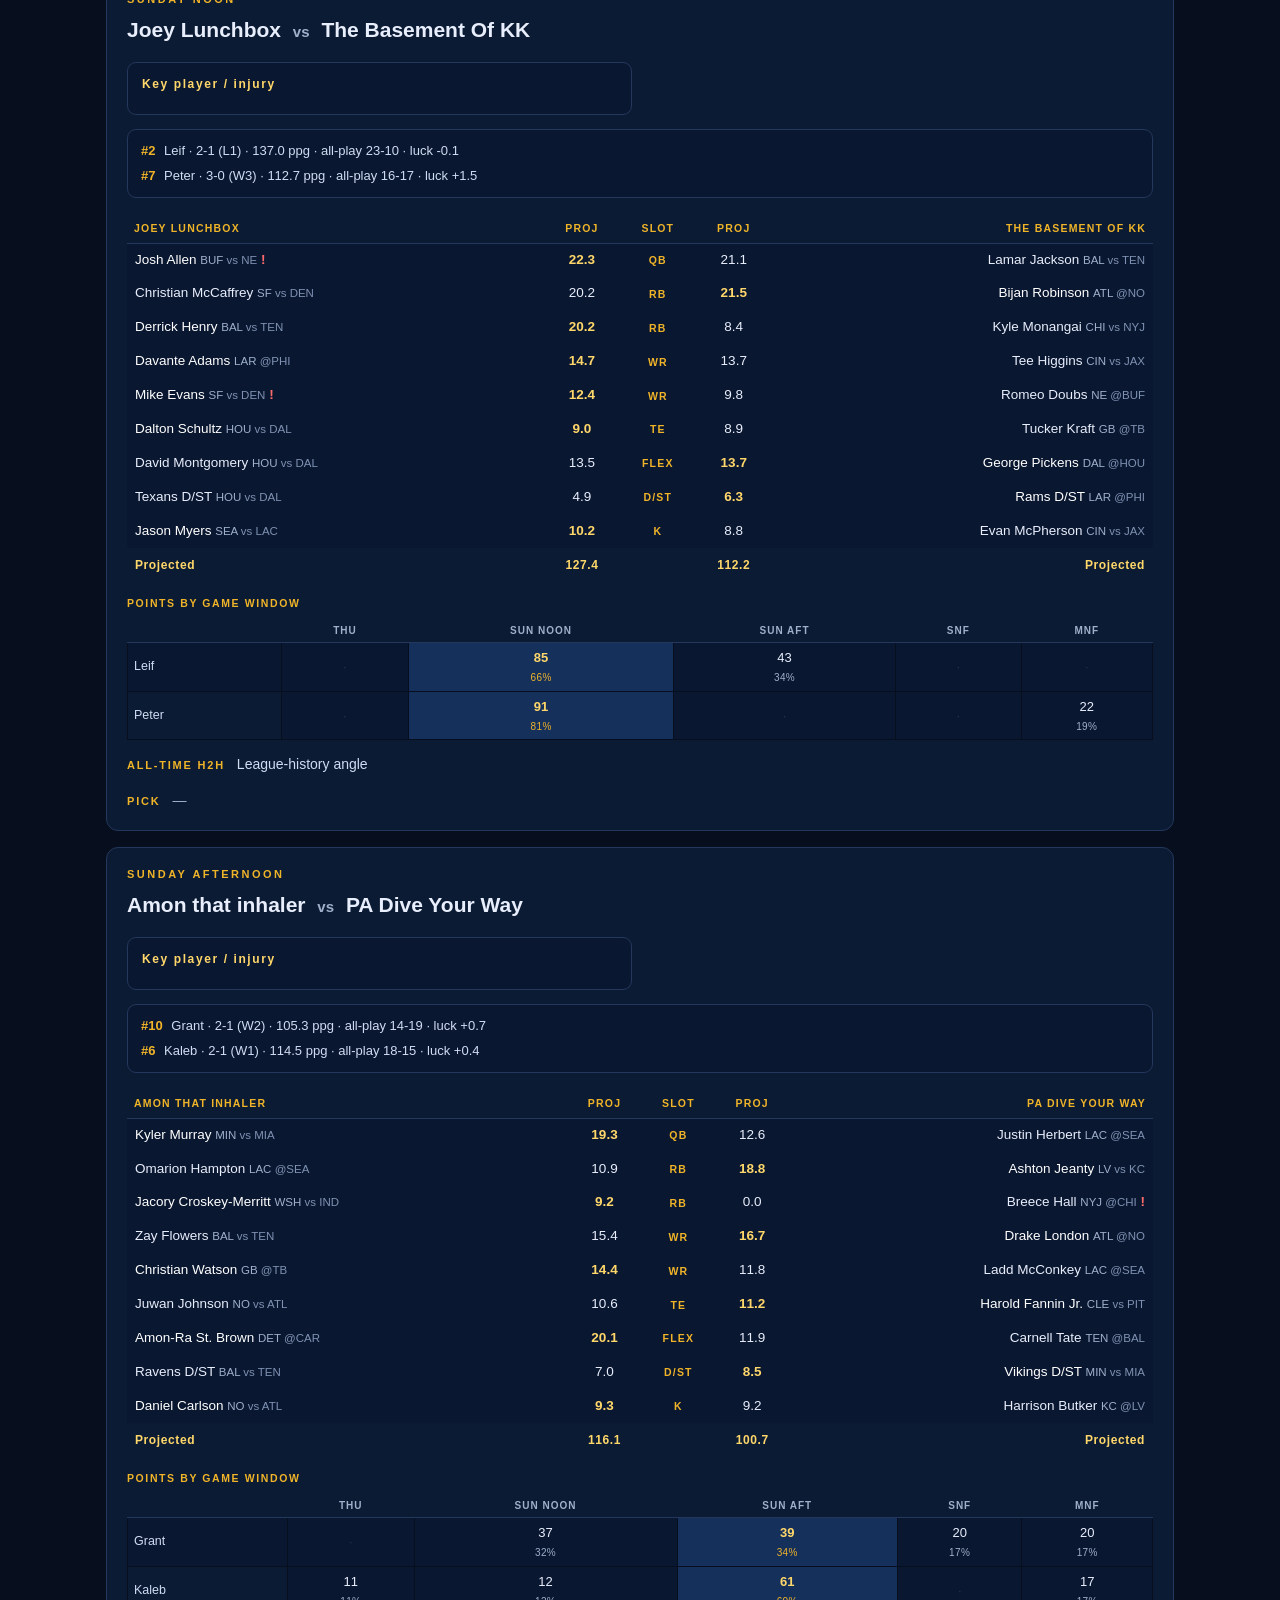
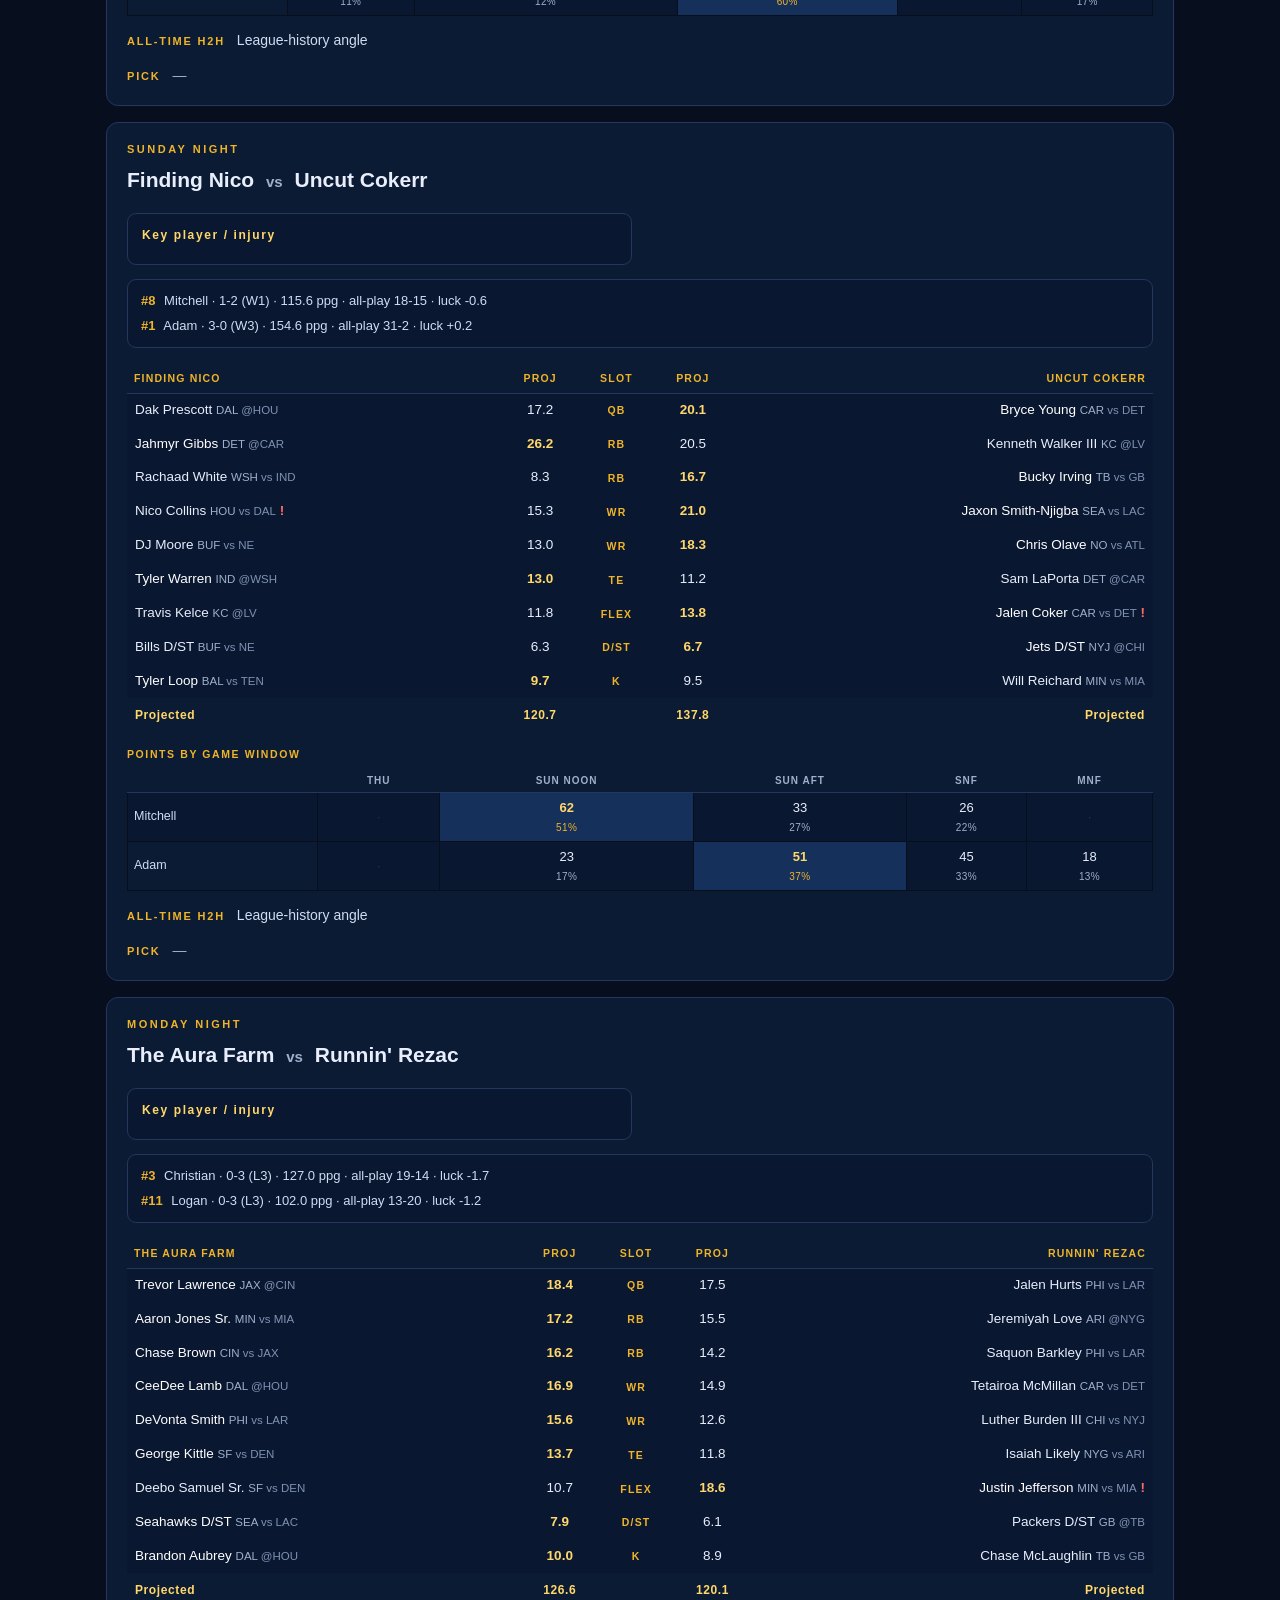
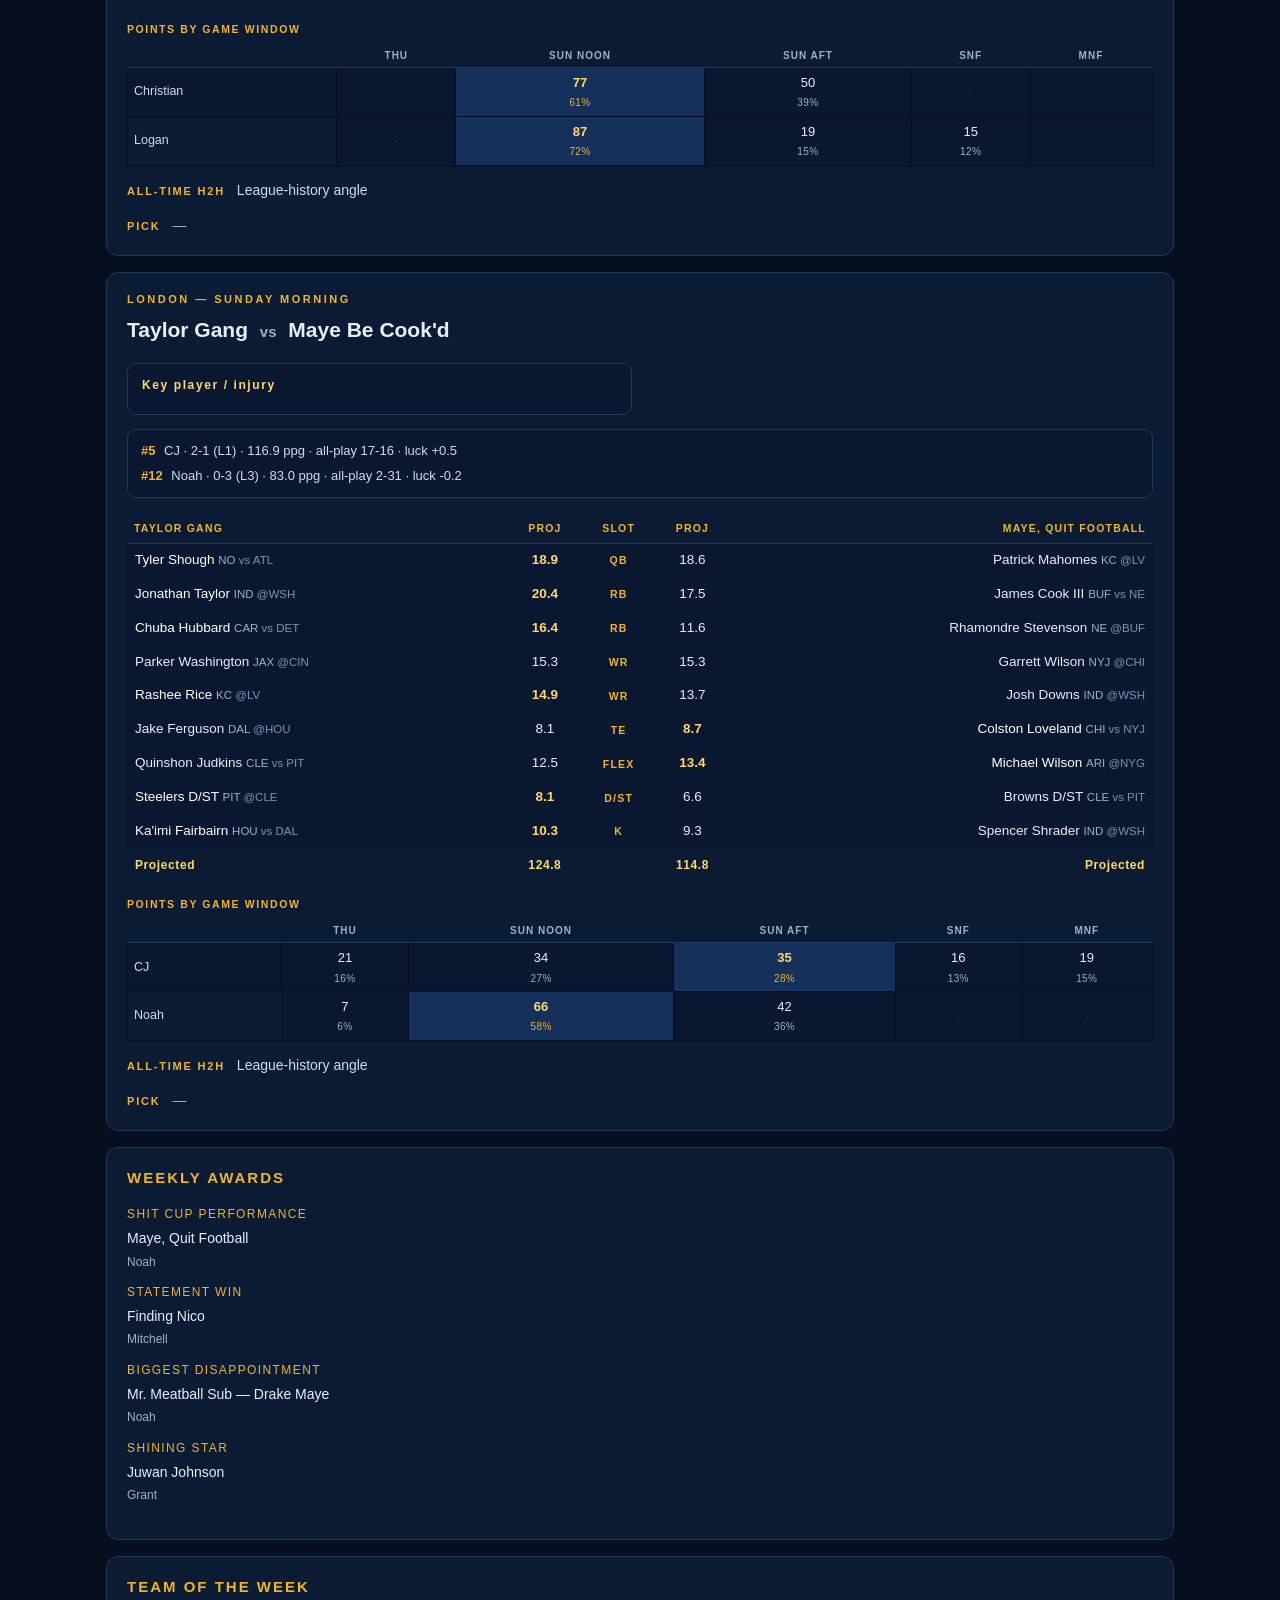
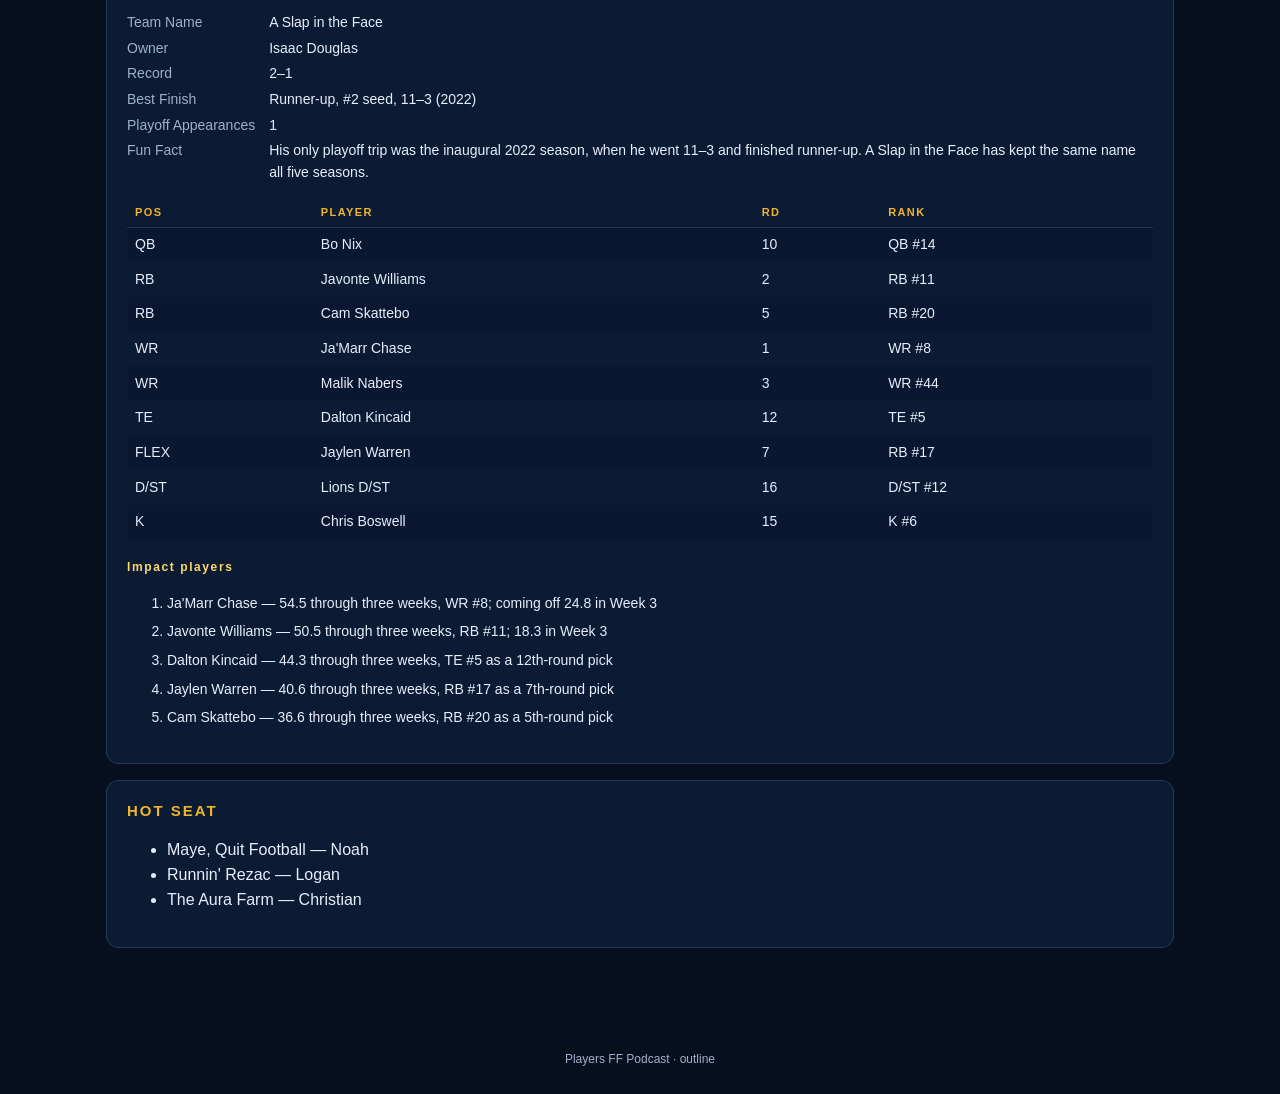
<file: week-04.html>
<!doctype html><html lang="en"><head><meta charset="utf-8">
<meta name="viewport" content="width=device-width,initial-scale=1">
<meta name="robots" content="noindex,nofollow">
<title>Week 4 — Players FF Podcast Outline</title>
<link rel="stylesheet" href="style.css?v=c7a4433166c"></head><body>
<div class="bar"><a class="back" href="index.html">← Weeks</a>
<details class="menu"><summary>Jump to<span class="car">▾</span></summary><nav>
<a href="#agenda">Agenda</a>
<a href="#a-slap-in-the-face-pukachu">Thursday Night · A Slap in the Face v Pukachu</a>
<a href="#joey-lunchbox-the-basement-of-kk">Sunday Noon · Joey Lunchbox v The Basement Of KK</a>
<a href="#amon-that-inhaler-pa-dive-your-way">Sunday Afternoon · Amon that inhaler v PA Dive Your Way</a>
<a href="#finding-nico-uncut-cokerr">Sunday Night · Finding Nico v Uncut Cokerr</a>
<a href="#the-aura-farm-runnin-rezac">Monday Night · The Aura Farm v Runnin&#x27; Rezac</a>
<a href="#taylor-gang-maye-be-cook-d">London — Sunday Morning · Taylor Gang v Maye Be Cook&#x27;d</a>
<a href="#awards">Weekly Awards</a>
<a href="#totw">Team of the Week</a>
<a href="#hotseat">Hot Seat</a>
</nav></details></div>
<header class="top">
<h1>Week 4<span class="yr">2026</span></h1>
<div class="meta">
<span><b>Recording</b> [ date ]</span>
<span><b>Guest</b> [ guest ]</span>
<span><b>Intro</b> Welcome to the Jungle — Guns N&#x27; Roses</span>
</div></header><main>
<section id="agenda" class="card agenda"><h2>Agenda</h2><ol>
<li><span>Welcome Back</span><em></em></li>
<li><span>Last Week: Predictions vs. Results</span><em></em></li>
<li><span>Weekly Awards + Analytics</span><em></em></li>
<li><span>Trades + Waiver Moves</span><em></em></li>
<li><span>Hot Seat</span><em></em></li>
<li><span>Team of the Week</span><em></em></li>
<li><span>Matchups</span><em></em></li>
<li><span>Lock of the Week</span><em></em></li>
<li><span>[ lock + short reason ]</span><em></em></li>
</ol>
<p class="total"><span>Total</span><em>0:00</em></p>
</section>
<h2 class="hdr">Matchups</h2>
<section id="a-slap-in-the-face-pukachu" class="card game">
<div class="slot">THURSDAY NIGHT</div>
<h3>A Slap in the Face <i>vs</i> Pukachu</h3>
<div class="teams">
<div class="team"><h4>Key player / injury</h4><ul>
</ul></div>
</div>
<div class="form">
<div><b>#9</b> Isaac · 2-1 (W2) · 100.1 ppg · all-play 9-24 · luck +1.2</div>
<div><b>#4</b> John · 1-2 (L2) · 120.9 ppg · all-play 18-15 · luck -0.6</div>
</div>
<table class="lc"><thead><tr>
<th class="l">A Slap in the Face</th><th class="c">Proj</th><th class="c">Slot</th><th class="c">Proj</th><th class="r">Pukachu</th></tr></thead><tbody>
<tr><td class="l win">C.J. Stroud <span class="dim">HOU <span class="opp">vs DAL</span></span></td><td class="c win">16.8</td><td class="c slotc">QB</td><td class="c">16.4</td><td class="r">Matthew Stafford <span class="dim">LAR <span class="opp">@PHI</span></span></td></tr>
<tr><td class="l win">Cam Skattebo <span class="dim">NYG <span class="opp">vs ARI</span></span></td><td class="c win">16.3</td><td class="c slotc">RB</td><td class="c">14.9</td><td class="r">D&#x27;Andre Swift <span class="dim">CHI <span class="opp">vs NYJ</span></span></td></tr>
<tr><td class="l win">Javonte Williams <span class="dim">DAL <span class="opp">@HOU</span></span></td><td class="c win">14.6</td><td class="c slotc">RB</td><td class="c">13.0</td><td class="r">Kyren Williams <span class="dim">LAR <span class="opp">@PHI</span></span></td></tr>
<tr><td class="l">Ja&#x27;Marr Chase <span class="dim">CIN <span class="opp">vs JAX</span></span></td><td class="c">20.4</td><td class="c slotc">WR</td><td class="c win">20.5</td><td class="r win">Puka Nacua <span class="dim">LAR <span class="opp">@PHI</span></span> <i class="inj" title="QUESTIONABLE">!</i></td></tr>
<tr><td class="l win">Malik Nabers <span class="dim">NYG <span class="opp">vs ARI</span></span></td><td class="c win">13.6</td><td class="c slotc">WR</td><td class="c">10.0</td><td class="r">Malik Washington <span class="dim">MIA <span class="opp">@MIN</span></span></td></tr>
<tr><td class="l">Dalton Kincaid <span class="dim">BUF <span class="opp">vs NE</span></span></td><td class="c">10.7</td><td class="c slotc">TE</td><td class="c win">17.4</td><td class="r win">Trey McBride <span class="dim">ARI <span class="opp">@NYG</span></span></td></tr>
<tr><td class="l win">Jaylen Warren <span class="dim">PIT <span class="opp">@CLE</span></span></td><td class="c win">16.7</td><td class="c slotc">FLEX</td><td class="c">16.0</td><td class="r">Brock Bowers <span class="dim">LV <span class="opp">vs KC</span></span></td></tr>
<tr><td class="l">Lions D/ST <span class="dim">DET <span class="opp">@CAR</span></span></td><td class="c">4.6</td><td class="c slotc">D/ST</td><td class="c win">5.1</td><td class="r win">Jaguars D/ST <span class="dim">JAX <span class="opp">@CIN</span></span></td></tr>
<tr><td class="l">Chris Boswell <span class="dim">PIT <span class="opp">@CLE</span></span></td><td class="c">8.4</td><td class="c slotc">K</td><td class="c win">9.1</td><td class="r win">Cam Little <span class="dim">JAX <span class="opp">@CIN</span></span></td></tr>
<tr class="tot"><td class="l">Projected</td><td class="c">122.3</td><td class="c"></td><td class="c">122.3</td><td class="r">Projected</td></tr>
</tbody></table>
<div class="win"><h5>Points by game window</h5><table class="wt"><thead><tr><th></th>
<th>Thu</th>
<th>Sun Noon</th>
<th>Sun Aft</th>
<th>SNF</th>
<th>MNF</th>
</tr></thead><tbody>
<tr><td class="who">Isaac</td>
<td class="">25<span class="pct">21%</span></td>
<td class="hot">92<span class="pct">76%</span></td>
<td class="zero">·</td>
<td class="">5<span class="pct">4%</span></td>
<td class="zero">·</td>
</tr>
<tr><td class="who">John</td>
<td class="zero">·</td>
<td class="hot">96<span class="pct">79%</span></td>
<td class="">26<span class="pct">21%</span></td>
<td class="zero">·</td>
<td class="zero">·</td>
</tr>
</tbody></table></div>
<p class="h2h"><b>All-time H2H</b> League-history angle</p>
<p class="pick"><b>Pick</b> <span class="blank">—</span></p>
</section>
<section id="joey-lunchbox-the-basement-of-kk" class="card game">
<div class="slot">SUNDAY NOON</div>
<h3>Joey Lunchbox <i>vs</i> The Basement Of KK</h3>
<div class="teams">
<div class="team"><h4>Key player / injury</h4><ul>
</ul></div>
</div>
<div class="form">
<div><b>#2</b> Leif · 2-1 (L1) · 137.0 ppg · all-play 23-10 · luck -0.1</div>
<div><b>#7</b> Peter · 3-0 (W3) · 112.7 ppg · all-play 16-17 · luck +1.5</div>
</div>
<table class="lc"><thead><tr>
<th class="l">Joey Lunchbox</th><th class="c">Proj</th><th class="c">Slot</th><th class="c">Proj</th><th class="r">The Basement Of KK</th></tr></thead><tbody>
<tr><td class="l win">Josh Allen <span class="dim">BUF <span class="opp">vs NE</span></span> <i class="inj" title="QUESTIONABLE">!</i></td><td class="c win">22.3</td><td class="c slotc">QB</td><td class="c">21.1</td><td class="r">Lamar Jackson <span class="dim">BAL <span class="opp">vs TEN</span></span></td></tr>
<tr><td class="l">Christian McCaffrey <span class="dim">SF <span class="opp">vs DEN</span></span></td><td class="c">20.2</td><td class="c slotc">RB</td><td class="c win">21.5</td><td class="r win">Bijan Robinson <span class="dim">ATL <span class="opp">@NO</span></span></td></tr>
<tr><td class="l win">Derrick Henry <span class="dim">BAL <span class="opp">vs TEN</span></span></td><td class="c win">20.2</td><td class="c slotc">RB</td><td class="c">8.4</td><td class="r">Kyle Monangai <span class="dim">CHI <span class="opp">vs NYJ</span></span></td></tr>
<tr><td class="l win">Davante Adams <span class="dim">LAR <span class="opp">@PHI</span></span></td><td class="c win">14.7</td><td class="c slotc">WR</td><td class="c">13.7</td><td class="r">Tee Higgins <span class="dim">CIN <span class="opp">vs JAX</span></span></td></tr>
<tr><td class="l win">Mike Evans <span class="dim">SF <span class="opp">vs DEN</span></span> <i class="inj" title="QUESTIONABLE">!</i></td><td class="c win">12.4</td><td class="c slotc">WR</td><td class="c">9.8</td><td class="r">Romeo Doubs <span class="dim">NE <span class="opp">@BUF</span></span></td></tr>
<tr><td class="l win">Dalton Schultz <span class="dim">HOU <span class="opp">vs DAL</span></span></td><td class="c win">9.0</td><td class="c slotc">TE</td><td class="c">8.9</td><td class="r">Tucker Kraft <span class="dim">GB <span class="opp">@TB</span></span></td></tr>
<tr><td class="l">David Montgomery <span class="dim">HOU <span class="opp">vs DAL</span></span></td><td class="c">13.5</td><td class="c slotc">FLEX</td><td class="c win">13.7</td><td class="r win">George Pickens <span class="dim">DAL <span class="opp">@HOU</span></span></td></tr>
<tr><td class="l">Texans D/ST <span class="dim">HOU <span class="opp">vs DAL</span></span></td><td class="c">4.9</td><td class="c slotc">D/ST</td><td class="c win">6.3</td><td class="r win">Rams D/ST <span class="dim">LAR <span class="opp">@PHI</span></span></td></tr>
<tr><td class="l win">Jason Myers <span class="dim">SEA <span class="opp">vs LAC</span></span></td><td class="c win">10.2</td><td class="c slotc">K</td><td class="c">8.8</td><td class="r">Evan McPherson <span class="dim">CIN <span class="opp">vs JAX</span></span></td></tr>
<tr class="tot"><td class="l">Projected</td><td class="c">127.4</td><td class="c"></td><td class="c">112.2</td><td class="r">Projected</td></tr>
</tbody></table>
<div class="win"><h5>Points by game window</h5><table class="wt"><thead><tr><th></th>
<th>Thu</th>
<th>Sun Noon</th>
<th>Sun Aft</th>
<th>SNF</th>
<th>MNF</th>
</tr></thead><tbody>
<tr><td class="who">Leif</td>
<td class="zero">·</td>
<td class="hot">85<span class="pct">66%</span></td>
<td class="">43<span class="pct">34%</span></td>
<td class="zero">·</td>
<td class="zero">·</td>
</tr>
<tr><td class="who">Peter</td>
<td class="zero">·</td>
<td class="hot">91<span class="pct">81%</span></td>
<td class="zero">·</td>
<td class="zero">·</td>
<td class="">22<span class="pct">19%</span></td>
</tr>
</tbody></table></div>
<p class="h2h"><b>All-time H2H</b> League-history angle</p>
<p class="pick"><b>Pick</b> <span class="blank">—</span></p>
</section>
<section id="amon-that-inhaler-pa-dive-your-way" class="card game">
<div class="slot">SUNDAY AFTERNOON</div>
<h3>Amon that inhaler <i>vs</i> PA Dive Your Way</h3>
<div class="teams">
<div class="team"><h4>Key player / injury</h4><ul>
</ul></div>
</div>
<div class="form">
<div><b>#10</b> Grant · 2-1 (W2) · 105.3 ppg · all-play 14-19 · luck +0.7</div>
<div><b>#6</b> Kaleb · 2-1 (W1) · 114.5 ppg · all-play 18-15 · luck +0.4</div>
</div>
<table class="lc"><thead><tr>
<th class="l">Amon that inhaler</th><th class="c">Proj</th><th class="c">Slot</th><th class="c">Proj</th><th class="r">PA Dive Your Way</th></tr></thead><tbody>
<tr><td class="l win">Kyler Murray <span class="dim">MIN <span class="opp">vs MIA</span></span></td><td class="c win">19.3</td><td class="c slotc">QB</td><td class="c">12.6</td><td class="r">Justin Herbert <span class="dim">LAC <span class="opp">@SEA</span></span></td></tr>
<tr><td class="l">Omarion Hampton <span class="dim">LAC <span class="opp">@SEA</span></span></td><td class="c">10.9</td><td class="c slotc">RB</td><td class="c win">18.8</td><td class="r win">Ashton Jeanty <span class="dim">LV <span class="opp">vs KC</span></span></td></tr>
<tr><td class="l win">Jacory Croskey-Merritt <span class="dim">WSH <span class="opp">vs IND</span></span></td><td class="c win">9.2</td><td class="c slotc">RB</td><td class="c">0.0</td><td class="r">Breece Hall <span class="dim">NYJ <span class="opp">@CHI</span></span> <i class="inj" title="QUESTIONABLE">!</i></td></tr>
<tr><td class="l">Zay Flowers <span class="dim">BAL <span class="opp">vs TEN</span></span></td><td class="c">15.4</td><td class="c slotc">WR</td><td class="c win">16.7</td><td class="r win">Drake London <span class="dim">ATL <span class="opp">@NO</span></span></td></tr>
<tr><td class="l win">Christian Watson <span class="dim">GB <span class="opp">@TB</span></span></td><td class="c win">14.4</td><td class="c slotc">WR</td><td class="c">11.8</td><td class="r">Ladd McConkey <span class="dim">LAC <span class="opp">@SEA</span></span></td></tr>
<tr><td class="l">Juwan Johnson <span class="dim">NO <span class="opp">vs ATL</span></span></td><td class="c">10.6</td><td class="c slotc">TE</td><td class="c win">11.2</td><td class="r win">Harold Fannin Jr. <span class="dim">CLE <span class="opp">vs PIT</span></span></td></tr>
<tr><td class="l win">Amon-Ra St. Brown <span class="dim">DET <span class="opp">@CAR</span></span></td><td class="c win">20.1</td><td class="c slotc">FLEX</td><td class="c">11.9</td><td class="r">Carnell Tate <span class="dim">TEN <span class="opp">@BAL</span></span></td></tr>
<tr><td class="l">Ravens D/ST <span class="dim">BAL <span class="opp">vs TEN</span></span></td><td class="c">7.0</td><td class="c slotc">D/ST</td><td class="c win">8.5</td><td class="r win">Vikings D/ST <span class="dim">MIN <span class="opp">vs MIA</span></span></td></tr>
<tr><td class="l win">Daniel Carlson <span class="dim">NO <span class="opp">vs ATL</span></span></td><td class="c win">9.3</td><td class="c slotc">K</td><td class="c">9.2</td><td class="r">Harrison Butker <span class="dim">KC <span class="opp">@LV</span></span></td></tr>
<tr class="tot"><td class="l">Projected</td><td class="c">116.1</td><td class="c"></td><td class="c">100.7</td><td class="r">Projected</td></tr>
</tbody></table>
<div class="win"><h5>Points by game window</h5><table class="wt"><thead><tr><th></th>
<th>Thu</th>
<th>Sun Noon</th>
<th>Sun Aft</th>
<th>SNF</th>
<th>MNF</th>
</tr></thead><tbody>
<tr><td class="who">Grant</td>
<td class="zero">·</td>
<td class="">37<span class="pct">32%</span></td>
<td class="hot">39<span class="pct">34%</span></td>
<td class="">20<span class="pct">17%</span></td>
<td class="">20<span class="pct">17%</span></td>
</tr>
<tr><td class="who">Kaleb</td>
<td class="">11<span class="pct">11%</span></td>
<td class="">12<span class="pct">12%</span></td>
<td class="hot">61<span class="pct">60%</span></td>
<td class="zero">·</td>
<td class="">17<span class="pct">17%</span></td>
</tr>
</tbody></table></div>
<p class="h2h"><b>All-time H2H</b> League-history angle</p>
<p class="pick"><b>Pick</b> <span class="blank">—</span></p>
</section>
<section id="finding-nico-uncut-cokerr" class="card game">
<div class="slot">SUNDAY NIGHT</div>
<h3>Finding Nico <i>vs</i> Uncut Cokerr</h3>
<div class="teams">
<div class="team"><h4>Key player / injury</h4><ul>
</ul></div>
</div>
<div class="form">
<div><b>#8</b> Mitchell · 1-2 (W1) · 115.6 ppg · all-play 18-15 · luck -0.6</div>
<div><b>#1</b> Adam · 3-0 (W3) · 154.6 ppg · all-play 31-2 · luck +0.2</div>
</div>
<table class="lc"><thead><tr>
<th class="l">Finding Nico</th><th class="c">Proj</th><th class="c">Slot</th><th class="c">Proj</th><th class="r">Uncut Cokerr</th></tr></thead><tbody>
<tr><td class="l">Dak Prescott <span class="dim">DAL <span class="opp">@HOU</span></span></td><td class="c">17.2</td><td class="c slotc">QB</td><td class="c win">20.1</td><td class="r win">Bryce Young <span class="dim">CAR <span class="opp">vs DET</span></span></td></tr>
<tr><td class="l win">Jahmyr Gibbs <span class="dim">DET <span class="opp">@CAR</span></span></td><td class="c win">26.2</td><td class="c slotc">RB</td><td class="c">20.5</td><td class="r">Kenneth Walker III <span class="dim">KC <span class="opp">@LV</span></span></td></tr>
<tr><td class="l">Rachaad White <span class="dim">WSH <span class="opp">vs IND</span></span></td><td class="c">8.3</td><td class="c slotc">RB</td><td class="c win">16.7</td><td class="r win">Bucky Irving <span class="dim">TB <span class="opp">vs GB</span></span></td></tr>
<tr><td class="l">Nico Collins <span class="dim">HOU <span class="opp">vs DAL</span></span> <i class="inj" title="QUESTIONABLE">!</i></td><td class="c">15.3</td><td class="c slotc">WR</td><td class="c win">21.0</td><td class="r win">Jaxon Smith-Njigba <span class="dim">SEA <span class="opp">vs LAC</span></span></td></tr>
<tr><td class="l">DJ Moore <span class="dim">BUF <span class="opp">vs NE</span></span></td><td class="c">13.0</td><td class="c slotc">WR</td><td class="c win">18.3</td><td class="r win">Chris Olave <span class="dim">NO <span class="opp">vs ATL</span></span></td></tr>
<tr><td class="l win">Tyler Warren <span class="dim">IND <span class="opp">@WSH</span></span></td><td class="c win">13.0</td><td class="c slotc">TE</td><td class="c">11.2</td><td class="r">Sam LaPorta <span class="dim">DET <span class="opp">@CAR</span></span></td></tr>
<tr><td class="l">Travis Kelce <span class="dim">KC <span class="opp">@LV</span></span></td><td class="c">11.8</td><td class="c slotc">FLEX</td><td class="c win">13.8</td><td class="r win">Jalen Coker <span class="dim">CAR <span class="opp">vs DET</span></span> <i class="inj" title="QUESTIONABLE">!</i></td></tr>
<tr><td class="l">Bills D/ST <span class="dim">BUF <span class="opp">vs NE</span></span></td><td class="c">6.3</td><td class="c slotc">D/ST</td><td class="c win">6.7</td><td class="r win">Jets D/ST <span class="dim">NYJ <span class="opp">@CHI</span></span></td></tr>
<tr><td class="l win">Tyler Loop <span class="dim">BAL <span class="opp">vs TEN</span></span></td><td class="c win">9.7</td><td class="c slotc">K</td><td class="c">9.5</td><td class="r">Will Reichard <span class="dim">MIN <span class="opp">vs MIA</span></span></td></tr>
<tr class="tot"><td class="l">Projected</td><td class="c">120.7</td><td class="c"></td><td class="c">137.8</td><td class="r">Projected</td></tr>
</tbody></table>
<div class="win"><h5>Points by game window</h5><table class="wt"><thead><tr><th></th>
<th>Thu</th>
<th>Sun Noon</th>
<th>Sun Aft</th>
<th>SNF</th>
<th>MNF</th>
</tr></thead><tbody>
<tr><td class="who">Mitchell</td>
<td class="zero">·</td>
<td class="hot">62<span class="pct">51%</span></td>
<td class="">33<span class="pct">27%</span></td>
<td class="">26<span class="pct">22%</span></td>
<td class="zero">·</td>
</tr>
<tr><td class="who">Adam</td>
<td class="zero">·</td>
<td class="">23<span class="pct">17%</span></td>
<td class="hot">51<span class="pct">37%</span></td>
<td class="">45<span class="pct">33%</span></td>
<td class="">18<span class="pct">13%</span></td>
</tr>
</tbody></table></div>
<p class="h2h"><b>All-time H2H</b> League-history angle</p>
<p class="pick"><b>Pick</b> <span class="blank">—</span></p>
</section>
<section id="the-aura-farm-runnin-rezac" class="card game">
<div class="slot">MONDAY NIGHT</div>
<h3>The Aura Farm <i>vs</i> Runnin&#x27; Rezac</h3>
<div class="teams">
<div class="team"><h4>Key player / injury</h4><ul>
</ul></div>
</div>
<div class="form">
<div><b>#3</b> Christian · 0-3 (L3) · 127.0 ppg · all-play 19-14 · luck -1.7</div>
<div><b>#11</b> Logan · 0-3 (L3) · 102.0 ppg · all-play 13-20 · luck -1.2</div>
</div>
<table class="lc"><thead><tr>
<th class="l">The Aura Farm</th><th class="c">Proj</th><th class="c">Slot</th><th class="c">Proj</th><th class="r">Runnin&#x27; Rezac</th></tr></thead><tbody>
<tr><td class="l win">Trevor Lawrence <span class="dim">JAX <span class="opp">@CIN</span></span></td><td class="c win">18.4</td><td class="c slotc">QB</td><td class="c">17.5</td><td class="r">Jalen Hurts <span class="dim">PHI <span class="opp">vs LAR</span></span></td></tr>
<tr><td class="l win">Aaron Jones Sr. <span class="dim">MIN <span class="opp">vs MIA</span></span></td><td class="c win">17.2</td><td class="c slotc">RB</td><td class="c">15.5</td><td class="r">Jeremiyah Love <span class="dim">ARI <span class="opp">@NYG</span></span></td></tr>
<tr><td class="l win">Chase Brown <span class="dim">CIN <span class="opp">vs JAX</span></span></td><td class="c win">16.2</td><td class="c slotc">RB</td><td class="c">14.2</td><td class="r">Saquon Barkley <span class="dim">PHI <span class="opp">vs LAR</span></span></td></tr>
<tr><td class="l win">CeeDee Lamb <span class="dim">DAL <span class="opp">@HOU</span></span></td><td class="c win">16.9</td><td class="c slotc">WR</td><td class="c">14.9</td><td class="r">Tetairoa McMillan <span class="dim">CAR <span class="opp">vs DET</span></span></td></tr>
<tr><td class="l win">DeVonta Smith <span class="dim">PHI <span class="opp">vs LAR</span></span></td><td class="c win">15.6</td><td class="c slotc">WR</td><td class="c">12.6</td><td class="r">Luther Burden III <span class="dim">CHI <span class="opp">vs NYJ</span></span></td></tr>
<tr><td class="l win">George Kittle <span class="dim">SF <span class="opp">vs DEN</span></span></td><td class="c win">13.7</td><td class="c slotc">TE</td><td class="c">11.8</td><td class="r">Isaiah Likely <span class="dim">NYG <span class="opp">vs ARI</span></span></td></tr>
<tr><td class="l">Deebo Samuel Sr. <span class="dim">SF <span class="opp">vs DEN</span></span></td><td class="c">10.7</td><td class="c slotc">FLEX</td><td class="c win">18.6</td><td class="r win">Justin Jefferson <span class="dim">MIN <span class="opp">vs MIA</span></span> <i class="inj" title="QUESTIONABLE">!</i></td></tr>
<tr><td class="l win">Seahawks D/ST <span class="dim">SEA <span class="opp">vs LAC</span></span></td><td class="c win">7.9</td><td class="c slotc">D/ST</td><td class="c">6.1</td><td class="r">Packers D/ST <span class="dim">GB <span class="opp">@TB</span></span></td></tr>
<tr><td class="l win">Brandon Aubrey <span class="dim">DAL <span class="opp">@HOU</span></span></td><td class="c win">10.0</td><td class="c slotc">K</td><td class="c">8.9</td><td class="r">Chase McLaughlin <span class="dim">TB <span class="opp">vs GB</span></span></td></tr>
<tr class="tot"><td class="l">Projected</td><td class="c">126.6</td><td class="c"></td><td class="c">120.1</td><td class="r">Projected</td></tr>
</tbody></table>
<div class="win"><h5>Points by game window</h5><table class="wt"><thead><tr><th></th>
<th>Thu</th>
<th>Sun Noon</th>
<th>Sun Aft</th>
<th>SNF</th>
<th>MNF</th>
</tr></thead><tbody>
<tr><td class="who">Christian</td>
<td class="zero">·</td>
<td class="hot">77<span class="pct">61%</span></td>
<td class="">50<span class="pct">39%</span></td>
<td class="zero">·</td>
<td class="zero">·</td>
</tr>
<tr><td class="who">Logan</td>
<td class="zero">·</td>
<td class="hot">87<span class="pct">72%</span></td>
<td class="">19<span class="pct">15%</span></td>
<td class="">15<span class="pct">12%</span></td>
<td class="zero">·</td>
</tr>
</tbody></table></div>
<p class="h2h"><b>All-time H2H</b> League-history angle</p>
<p class="pick"><b>Pick</b> <span class="blank">—</span></p>
</section>
<section id="taylor-gang-maye-be-cook-d" class="card game">
<div class="slot">LONDON — SUNDAY MORNING</div>
<h3>Taylor Gang <i>vs</i> Maye Be Cook&#x27;d</h3>
<div class="teams">
<div class="team"><h4>Key player / injury</h4><ul>
</ul></div>
</div>
<div class="form">
<div><b>#5</b> CJ · 2-1 (L1) · 116.9 ppg · all-play 17-16 · luck +0.5</div>
<div><b>#12</b> Noah · 0-3 (L3) · 83.0 ppg · all-play 2-31 · luck -0.2</div>
</div>
<table class="lc"><thead><tr>
<th class="l">Taylor Gang</th><th class="c">Proj</th><th class="c">Slot</th><th class="c">Proj</th><th class="r">Maye, Quit Football</th></tr></thead><tbody>
<tr><td class="l win">Tyler Shough <span class="dim">NO <span class="opp">vs ATL</span></span></td><td class="c win">18.9</td><td class="c slotc">QB</td><td class="c">18.6</td><td class="r">Patrick Mahomes <span class="dim">KC <span class="opp">@LV</span></span></td></tr>
<tr><td class="l win">Jonathan Taylor <span class="dim">IND <span class="opp">@WSH</span></span></td><td class="c win">20.4</td><td class="c slotc">RB</td><td class="c">17.5</td><td class="r">James Cook III <span class="dim">BUF <span class="opp">vs NE</span></span></td></tr>
<tr><td class="l win">Chuba Hubbard <span class="dim">CAR <span class="opp">vs DET</span></span></td><td class="c win">16.4</td><td class="c slotc">RB</td><td class="c">11.6</td><td class="r">Rhamondre Stevenson <span class="dim">NE <span class="opp">@BUF</span></span></td></tr>
<tr><td class="l">Parker Washington <span class="dim">JAX <span class="opp">@CIN</span></span></td><td class="c">15.3</td><td class="c slotc">WR</td><td class="c">15.3</td><td class="r">Garrett Wilson <span class="dim">NYJ <span class="opp">@CHI</span></span></td></tr>
<tr><td class="l win">Rashee Rice <span class="dim">KC <span class="opp">@LV</span></span></td><td class="c win">14.9</td><td class="c slotc">WR</td><td class="c">13.7</td><td class="r">Josh Downs <span class="dim">IND <span class="opp">@WSH</span></span></td></tr>
<tr><td class="l">Jake Ferguson <span class="dim">DAL <span class="opp">@HOU</span></span></td><td class="c">8.1</td><td class="c slotc">TE</td><td class="c win">8.7</td><td class="r win">Colston Loveland <span class="dim">CHI <span class="opp">vs NYJ</span></span></td></tr>
<tr><td class="l">Quinshon Judkins <span class="dim">CLE <span class="opp">vs PIT</span></span></td><td class="c">12.5</td><td class="c slotc">FLEX</td><td class="c win">13.4</td><td class="r win">Michael Wilson <span class="dim">ARI <span class="opp">@NYG</span></span></td></tr>
<tr><td class="l win">Steelers D/ST <span class="dim">PIT <span class="opp">@CLE</span></span></td><td class="c win">8.1</td><td class="c slotc">D/ST</td><td class="c">6.6</td><td class="r">Browns D/ST <span class="dim">CLE <span class="opp">vs PIT</span></span></td></tr>
<tr><td class="l win">Ka&#x27;imi Fairbairn <span class="dim">HOU <span class="opp">vs DAL</span></span></td><td class="c win">10.3</td><td class="c slotc">K</td><td class="c">9.3</td><td class="r">Spencer Shrader <span class="dim">IND <span class="opp">@WSH</span></span></td></tr>
<tr class="tot"><td class="l">Projected</td><td class="c">124.8</td><td class="c"></td><td class="c">114.8</td><td class="r">Projected</td></tr>
</tbody></table>
<div class="win"><h5>Points by game window</h5><table class="wt"><thead><tr><th></th>
<th>Thu</th>
<th>Sun Noon</th>
<th>Sun Aft</th>
<th>SNF</th>
<th>MNF</th>
</tr></thead><tbody>
<tr><td class="who">CJ</td>
<td class="">21<span class="pct">16%</span></td>
<td class="">34<span class="pct">27%</span></td>
<td class="hot">35<span class="pct">28%</span></td>
<td class="">16<span class="pct">13%</span></td>
<td class="">19<span class="pct">15%</span></td>
</tr>
<tr><td class="who">Noah</td>
<td class="">7<span class="pct">6%</span></td>
<td class="hot">66<span class="pct">58%</span></td>
<td class="">42<span class="pct">36%</span></td>
<td class="zero">·</td>
<td class="zero">·</td>
</tr>
</tbody></table></div>
<p class="h2h"><b>All-time H2H</b> League-history angle</p>
<p class="pick"><b>Pick</b> <span class="blank">—</span></p>
</section>
<section id="awards" class="card"><h2>Weekly Awards</h2><dl class="awards">
<dt>Shit Cup Performance</dt><dd>Maye, Quit Football<span class="who">Noah</span></dd>
<dt>Statement Win</dt><dd>Finding Nico<span class="who">Mitchell</span></dd>
<dt>Biggest Disappointment</dt><dd>Mr. Meatball Sub — Drake Maye<span class="who">Noah</span></dd>
<dt>Shining Star</dt><dd>Juwan Johnson<span class="who">Grant</span></dd>
</dl></section>
<section id="totw" class="card"><h2>Team of the Week</h2>
<dl class="kv">
<dt>Team Name</dt><dd>A Slap in the Face</dd>
<dt>Owner</dt><dd>Isaac Douglas</dd>
<dt>Record</dt><dd>2–1</dd>
<dt>Best Finish</dt><dd>Runner-up, #2 seed, 11–3 (2022)</dd>
<dt>Playoff Appearances</dt><dd>1</dd>
<dt>Fun Fact</dt><dd>His only playoff trip was the inaugural 2022 season, when he went 11–3 and finished runner-up. A Slap in the Face has kept the same name all five seasons.</dd>
</dl>
<table><thead><tr><th>Pos</th><th>Player</th><th>Rd</th><th>Rank</th></tr></thead><tbody>
<tr><td>QB</td><td>Bo Nix</td><td>10</td><td>QB #14</td></tr>
<tr><td>RB</td><td>Javonte Williams</td><td>2</td><td>RB #11</td></tr>
<tr><td>RB</td><td>Cam Skattebo</td><td>5</td><td>RB #20</td></tr>
<tr><td>WR</td><td>Ja&#x27;Marr Chase</td><td>1</td><td>WR #8</td></tr>
<tr><td>WR</td><td>Malik Nabers</td><td>3</td><td>WR #44</td></tr>
<tr><td>TE</td><td>Dalton Kincaid</td><td>12</td><td>TE #5</td></tr>
<tr><td>FLEX</td><td>Jaylen Warren</td><td>7</td><td>RB #17</td></tr>
<tr><td>D/ST</td><td>Lions D/ST</td><td>16</td><td>D/ST #12</td></tr>
<tr><td>K</td><td>Chris Boswell</td><td>15</td><td>K #6</td></tr>
</tbody></table>
<h4>Impact players</h4><ol class="impact">
<li>Ja&#x27;Marr Chase — 54.5 through three weeks, WR #8; coming off 24.8 in Week 3</li>
<li>Javonte Williams — 50.5 through three weeks, RB #11; 18.3 in Week 3</li>
<li>Dalton Kincaid — 44.3 through three weeks, TE #5 as a 12th-round pick</li>
<li>Jaylen Warren — 40.6 through three weeks, RB #17 as a 7th-round pick</li>
<li>Cam Skattebo — 36.6 through three weeks, RB #20 as a 5th-round pick</li>
</ol>
</section>
<section id="hotseat" class="card"><h2>Hot Seat</h2><ul>
<li>Maye, Quit Football — Noah</li>
<li>Runnin&#x27; Rezac — Logan</li>
<li>The Aura Farm — Christian</li>
</ul></section>
</main><footer>Players FF Podcast · outline</footer></body></html>
</file>
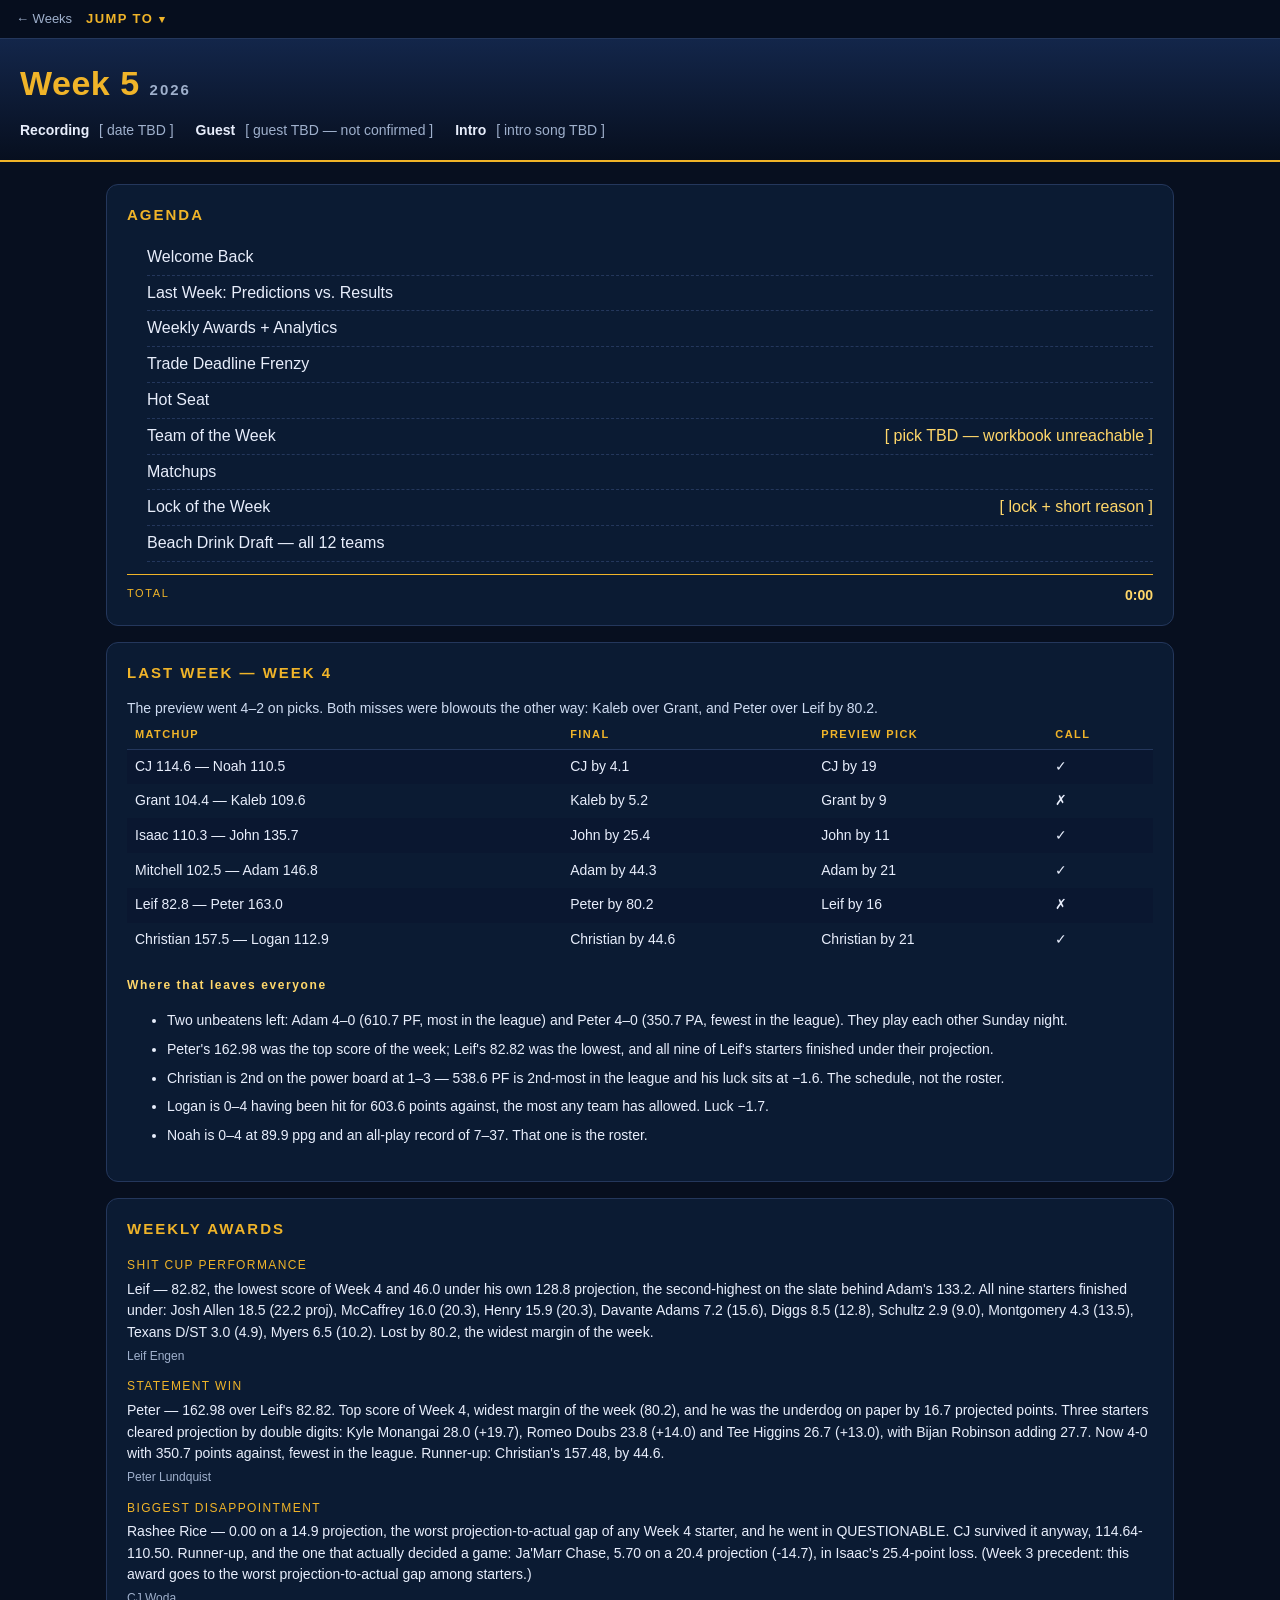
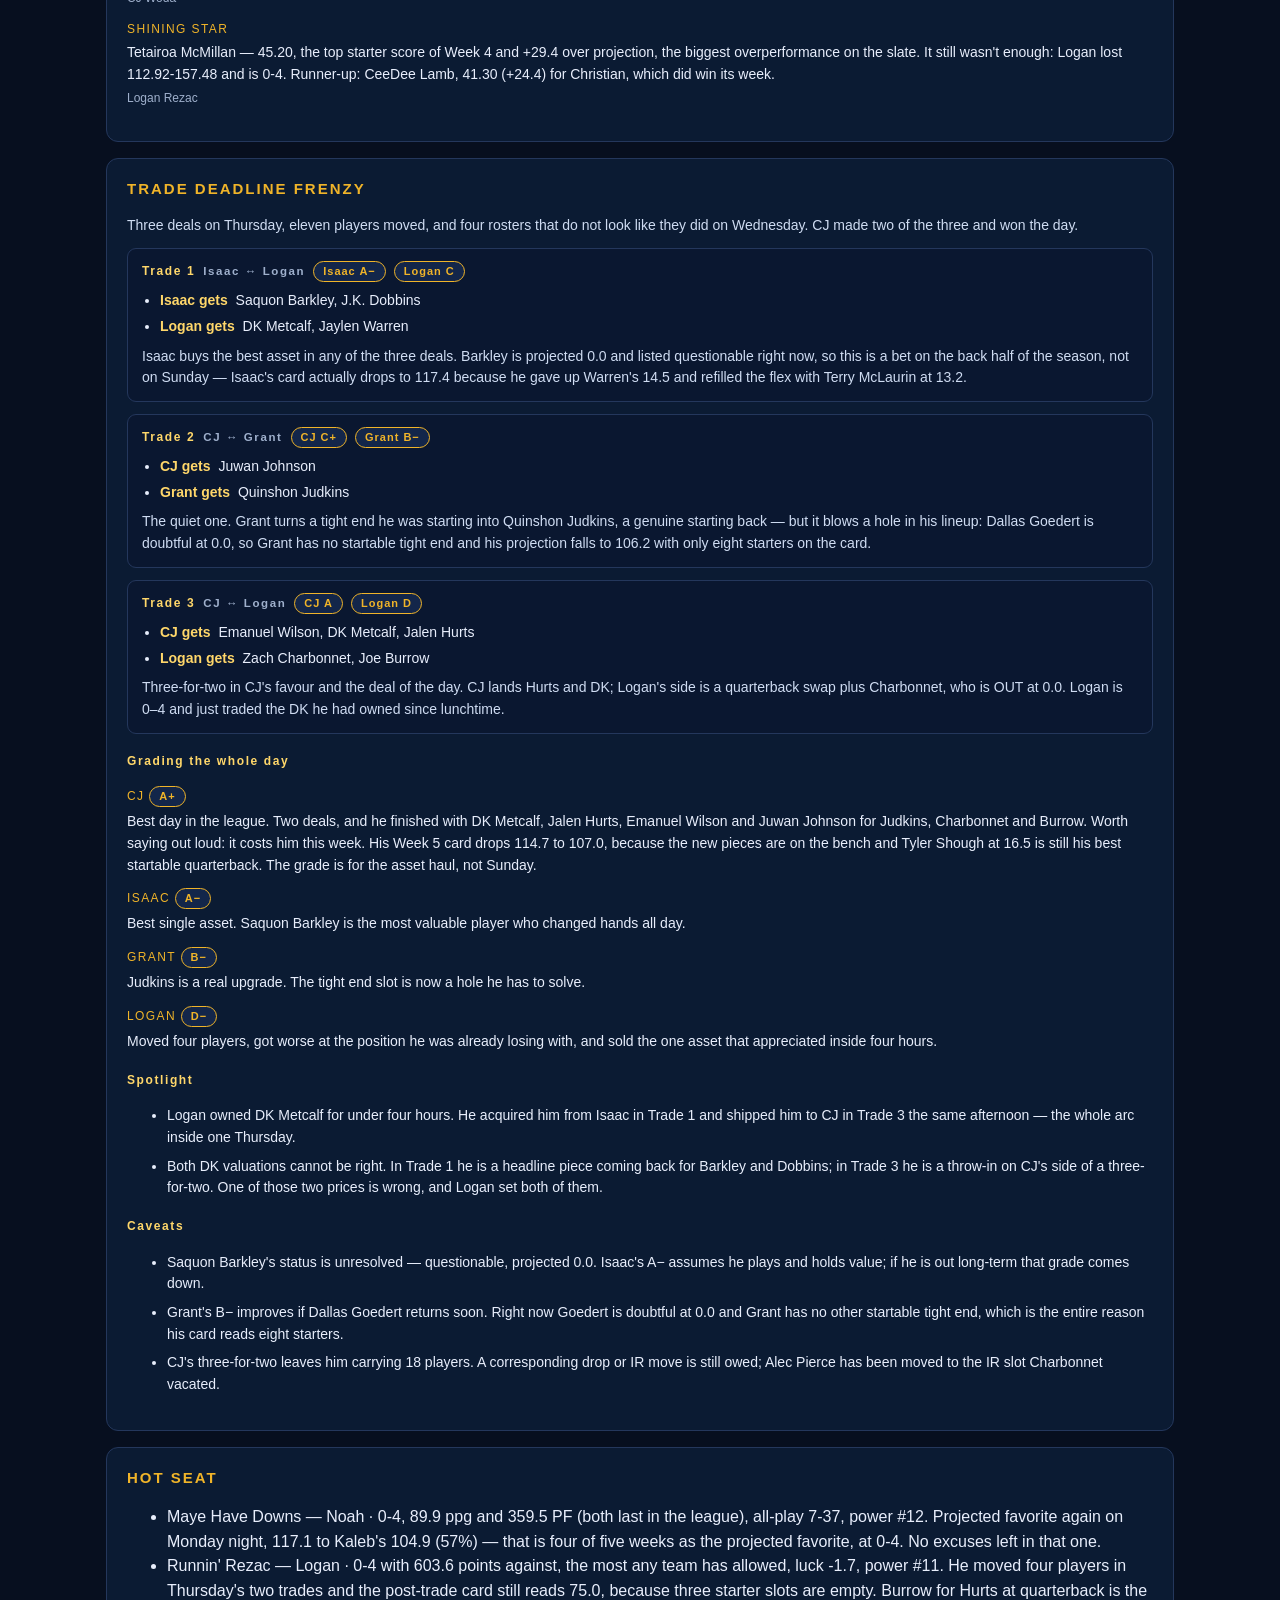
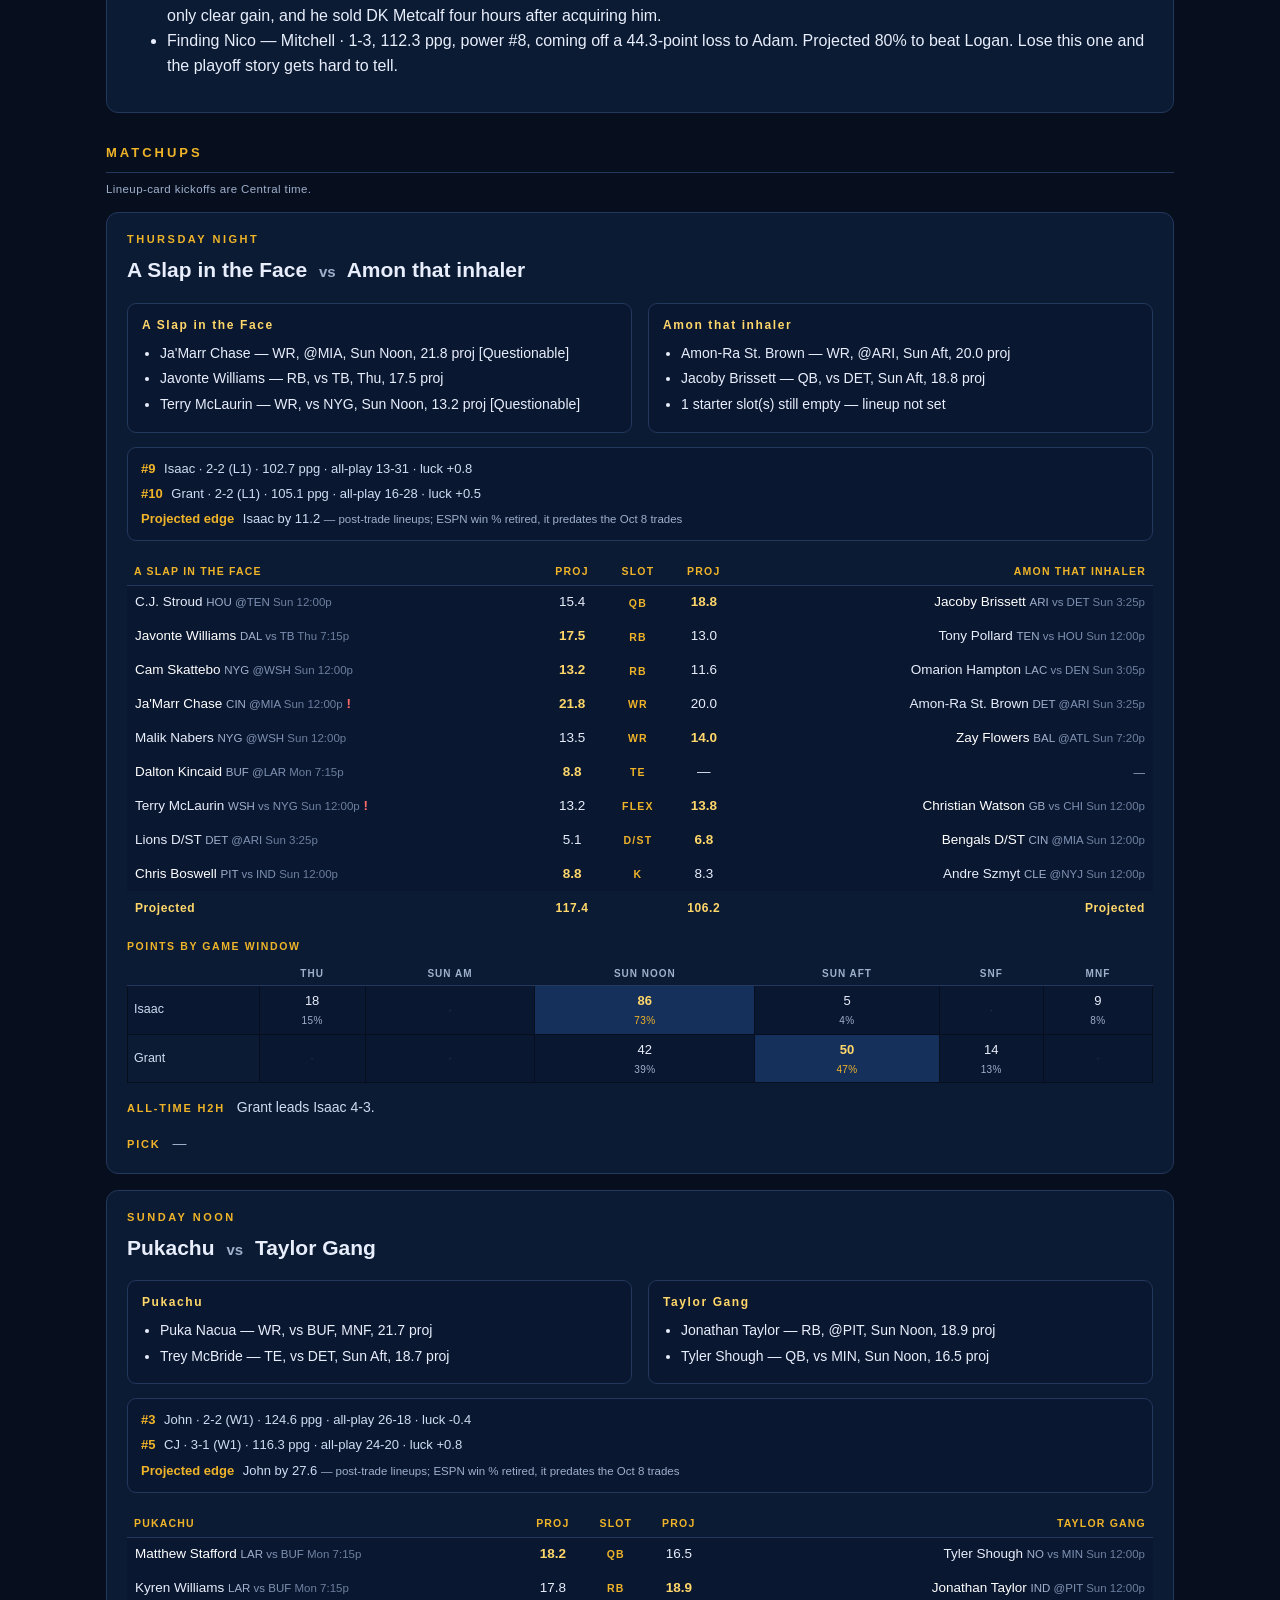
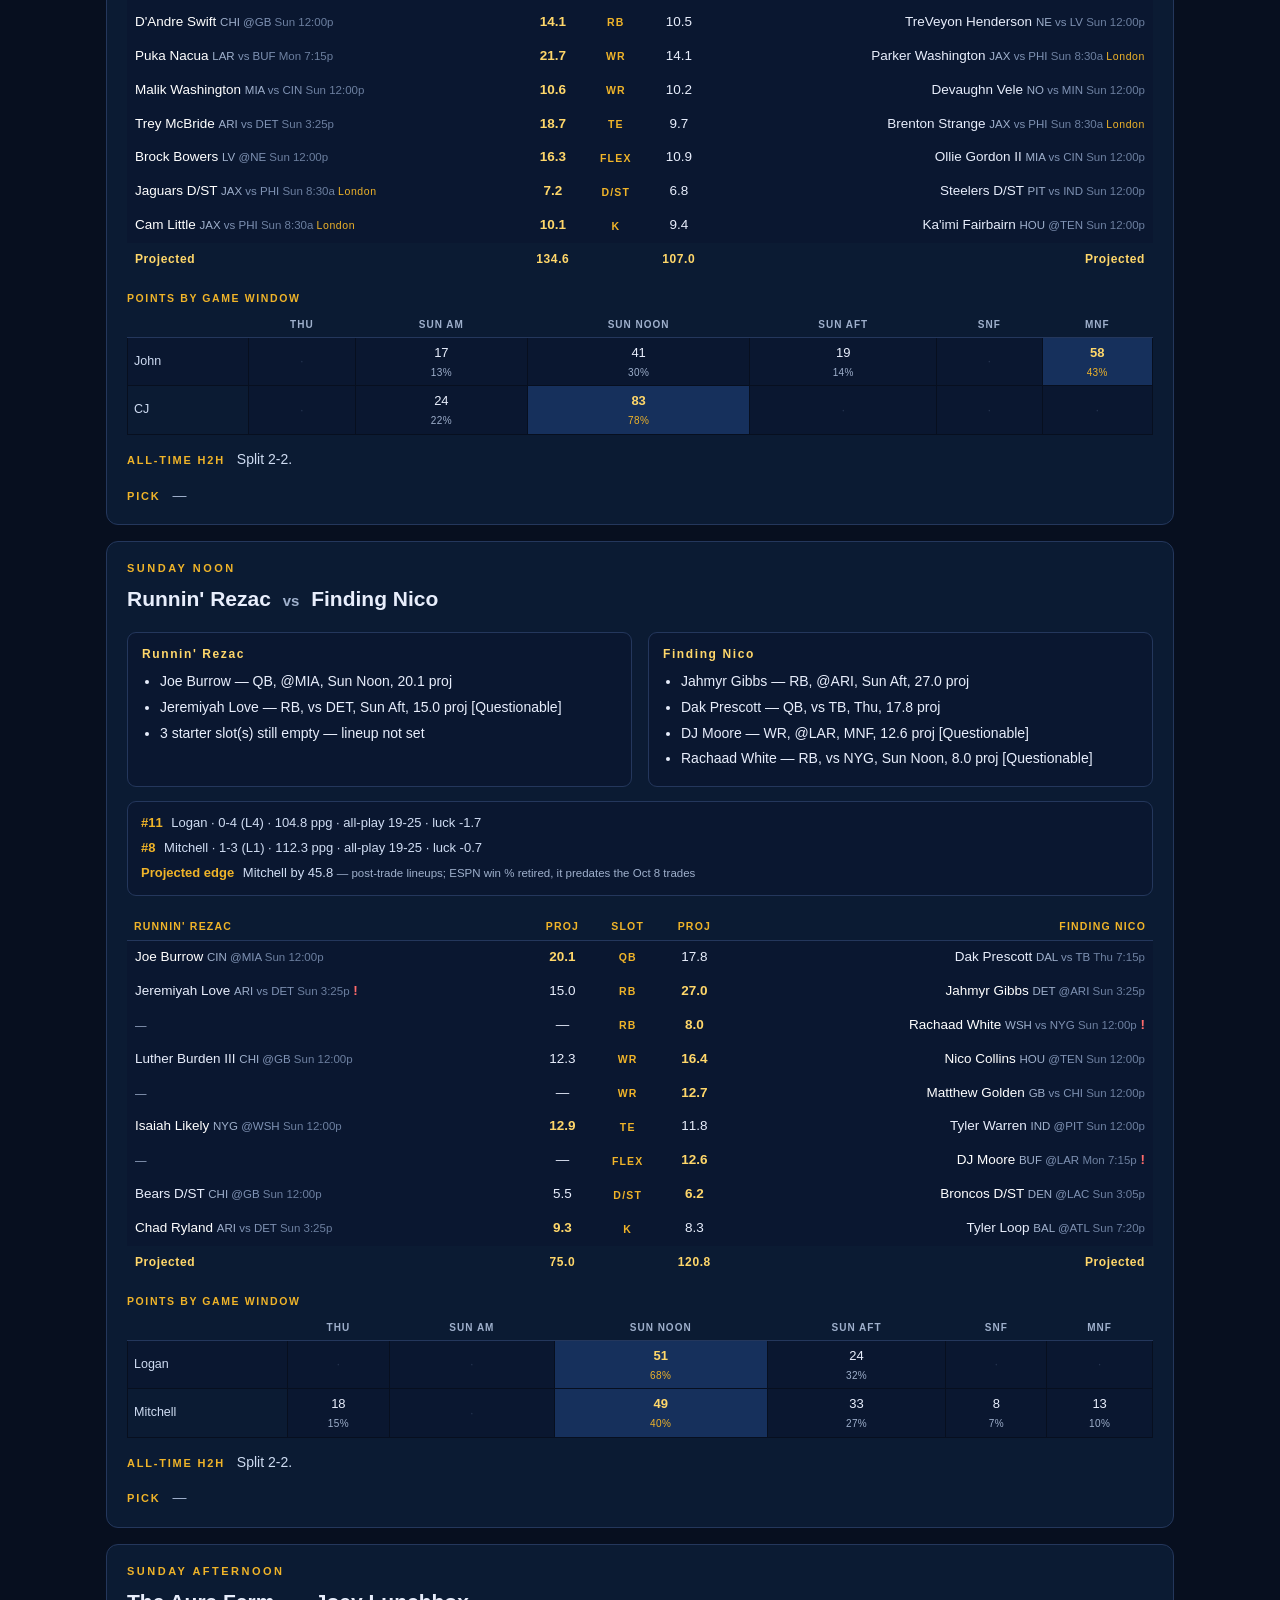
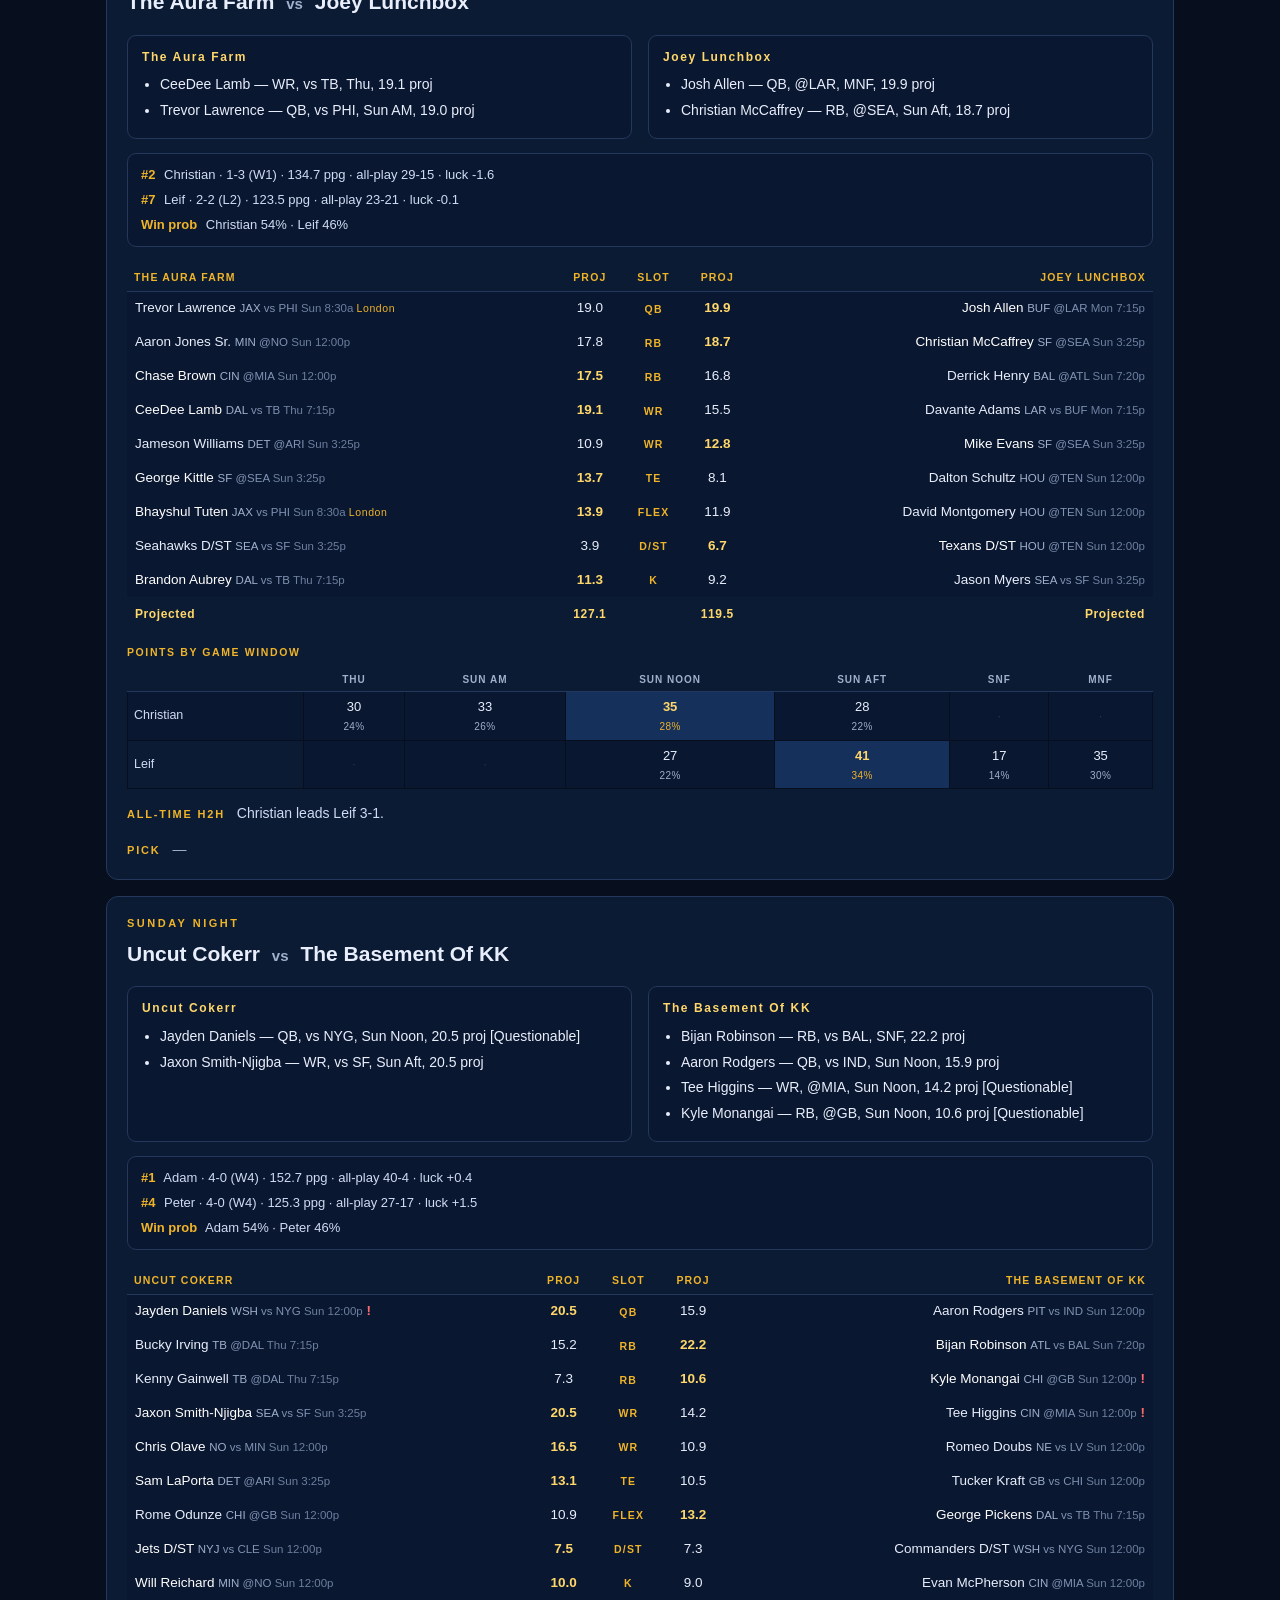
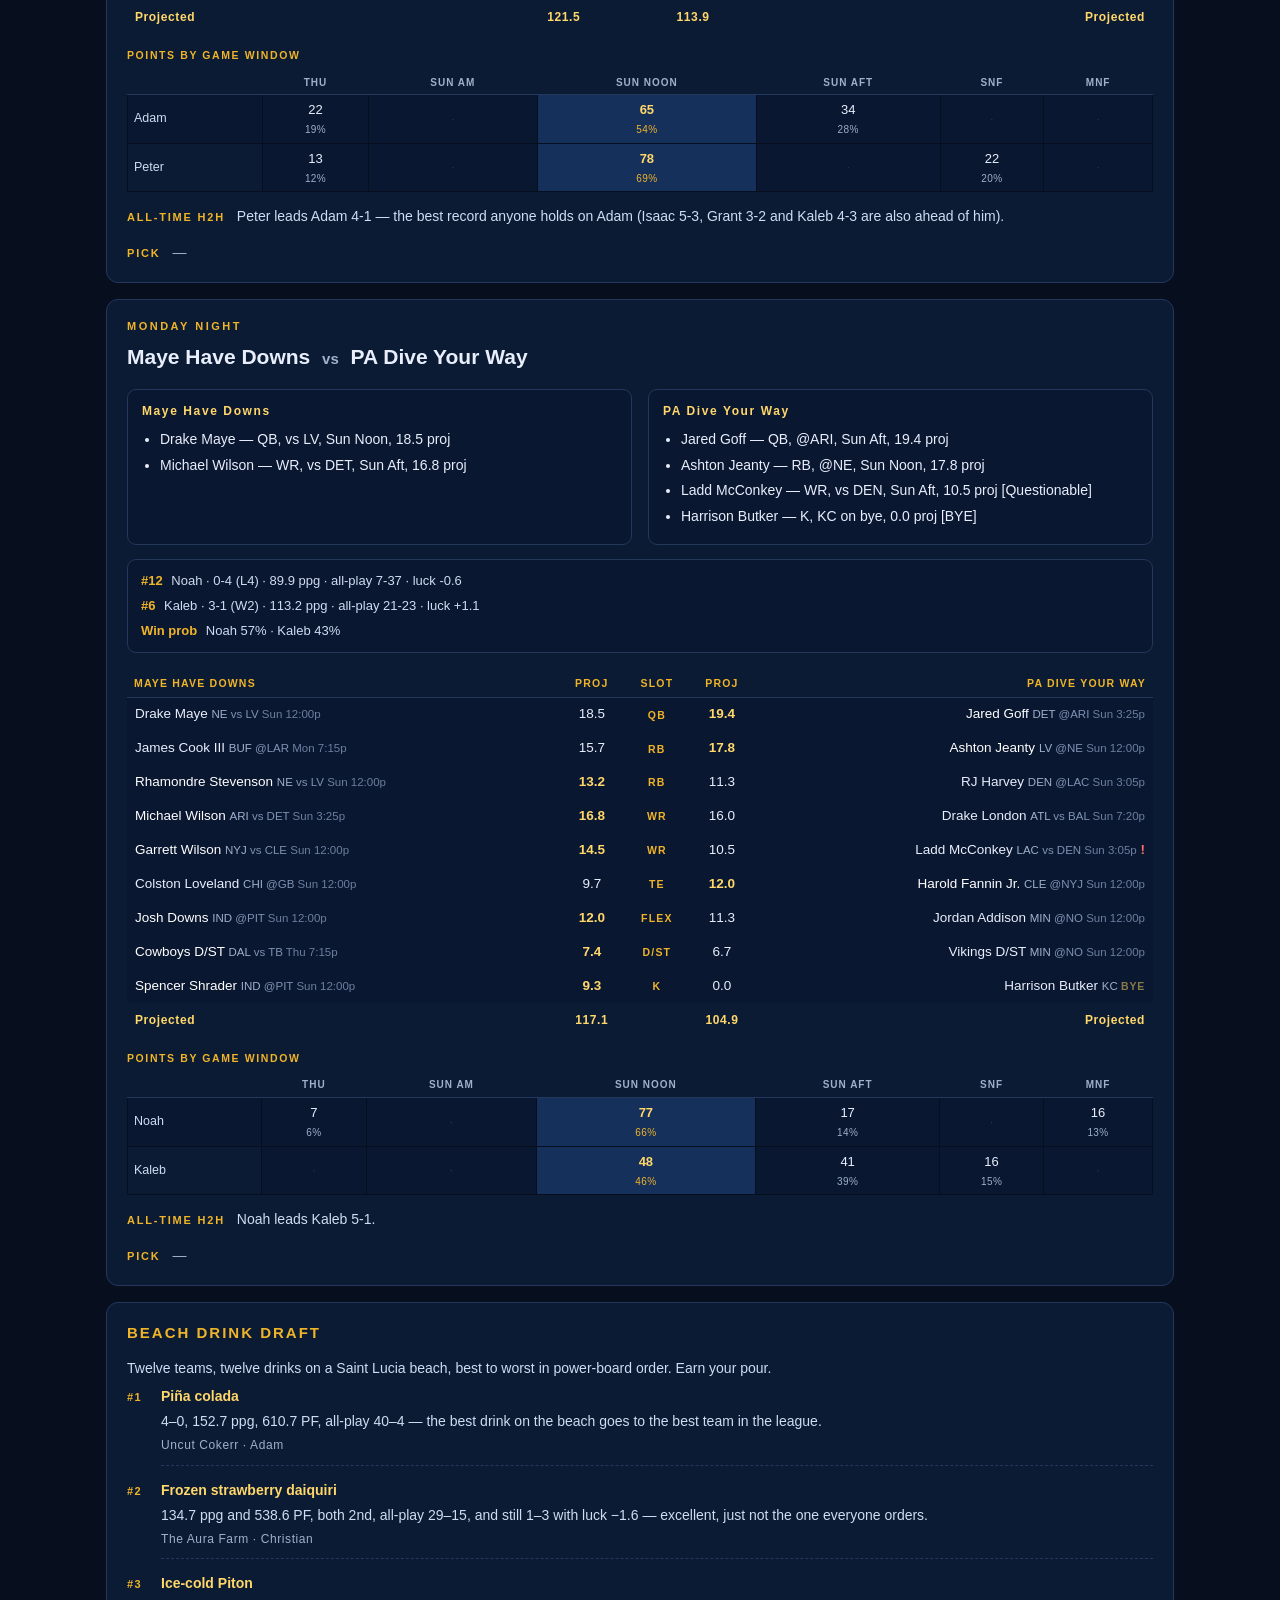
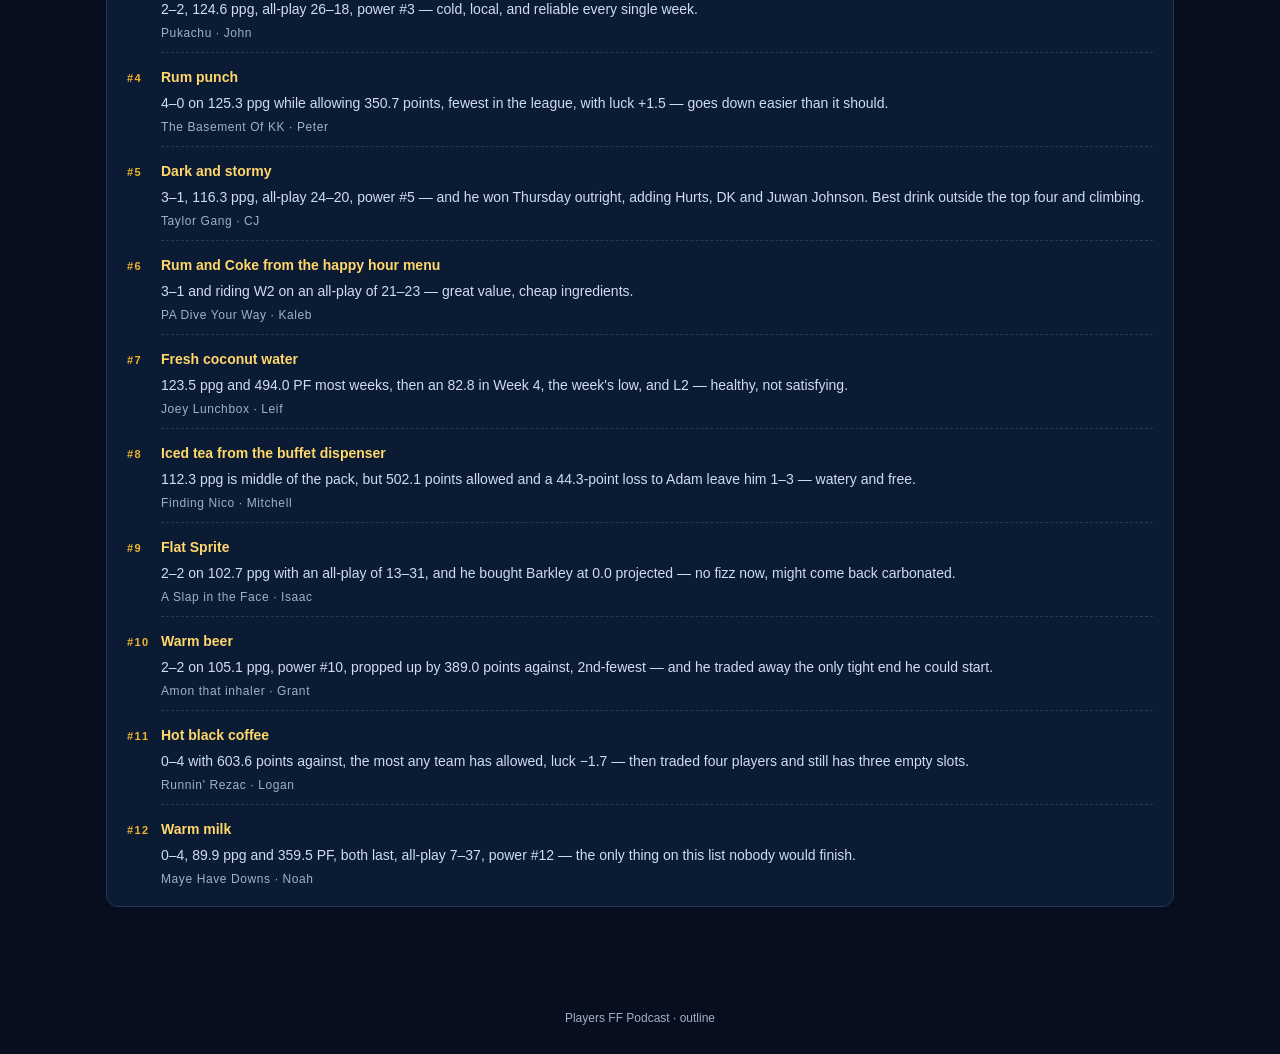
<file: week-05.html>
<!doctype html><html lang="en"><head><meta charset="utf-8">
<meta name="viewport" content="width=device-width,initial-scale=1">
<meta name="robots" content="noindex,nofollow">
<title>Week 5 — Players FF Podcast Outline</title>
<link rel="stylesheet" href="style.css?v=c7a4433166c"></head><body>
<div class="bar"><a class="back" href="index.html">← Weeks</a>
<details class="menu"><summary>Jump to<span class="car">▾</span></summary><nav>
<a href="#agenda">Agenda</a>
<a href="#recap">Last Week — Week 4</a>
<a href="#awards">Weekly Awards</a>
<a href="#trades">Trade Deadline Frenzy</a>
<a href="#hotseat">Hot Seat</a>
<a href="#a-slap-in-the-face-amon-that-inhaler">Thursday Night · A Slap in the Face v Amon that inhaler</a>
<a href="#pukachu-taylor-gang">Sunday Noon · Pukachu v Taylor Gang</a>
<a href="#runnin-rezac-finding-nico">Sunday Noon · Runnin&#x27; Rezac v Finding Nico</a>
<a href="#the-aura-farm-joey-lunchbox">Sunday Afternoon · The Aura Farm v Joey Lunchbox</a>
<a href="#uncut-cokerr-the-basement-of-kk">Sunday Night · Uncut Cokerr v The Basement Of KK</a>
<a href="#maye-have-downs-pa-dive-your-way">Monday Night · Maye Have Downs v PA Dive Your Way</a>
<a href="#drinks">Beach Drink Draft</a>
</nav></details></div>
<header class="top">
<h1>Week 5<span class="yr">2026</span></h1>
<div class="meta">
<span><b>Recording</b> [ date TBD ]</span>
<span><b>Guest</b> [ guest TBD — not confirmed ]</span>
<span><b>Intro</b> [ intro song TBD ]</span>
</div></header><main>
<section id="agenda" class="card agenda"><h2>Agenda</h2><ol>
<li><span>Welcome Back</span><em></em></li>
<li><span>Last Week: Predictions vs. Results</span><em></em></li>
<li><span>Weekly Awards + Analytics</span><em></em></li>
<li><span>Trade Deadline Frenzy</span><em></em></li>
<li><span>Hot Seat</span><em></em></li>
<li><span>Team of the Week</span><em>[ pick TBD — workbook unreachable ]</em></li>
<li><span>Matchups</span><em></em></li>
<li><span>Lock of the Week</span><em>[ lock + short reason ]</em></li>
<li><span>Beach Drink Draft — all 12 teams</span><em></em></li>
</ol>
<p class="total"><span>Total</span><em>0:00</em></p>
</section>
<section id="recap" class="card"><h2>Last Week — Week 4</h2>
<p class="h2h">The preview went 4–2 on picks. Both misses were blowouts the other way: Kaleb over Grant, and Peter over Leif by 80.2.</p>
<table><thead><tr><th>Matchup</th><th>Final</th><th>Preview pick</th><th>Call</th></tr></thead><tbody>
<tr><td>CJ 114.6 — Noah 110.5</td><td>CJ by 4.1</td><td>CJ by 19</td><td>✓</td></tr>
<tr><td>Grant 104.4 — Kaleb 109.6</td><td>Kaleb by 5.2</td><td>Grant by 9</td><td>✗</td></tr>
<tr><td>Isaac 110.3 — John 135.7</td><td>John by 25.4</td><td>John by 11</td><td>✓</td></tr>
<tr><td>Mitchell 102.5 — Adam 146.8</td><td>Adam by 44.3</td><td>Adam by 21</td><td>✓</td></tr>
<tr><td>Leif 82.8 — Peter 163.0</td><td>Peter by 80.2</td><td>Leif by 16</td><td>✗</td></tr>
<tr><td>Christian 157.5 — Logan 112.9</td><td>Christian by 44.6</td><td>Christian by 21</td><td>✓</td></tr>
</tbody></table>
<h4>Where that leaves everyone</h4><ul class="over">
<li>Two unbeatens left: Adam 4–0 (610.7 PF, most in the league) and Peter 4–0 (350.7 PA, fewest in the league). They play each other Sunday night.</li>
<li>Peter&#x27;s 162.98 was the top score of the week; Leif&#x27;s 82.82 was the lowest, and all nine of Leif&#x27;s starters finished under their projection.</li>
<li>Christian is 2nd on the power board at 1–3 — 538.6 PF is 2nd-most in the league and his luck sits at −1.6. The schedule, not the roster.</li>
<li>Logan is 0–4 having been hit for 603.6 points against, the most any team has allowed. Luck −1.7.</li>
<li>Noah is 0–4 at 89.9 ppg and an all-play record of 7–37. That one is the roster.</li>
</ul>
</section>
<section id="awards" class="card"><h2>Weekly Awards</h2><dl class="awards">
<dt>Shit Cup Performance</dt><dd>Leif — 82.82, the lowest score of Week 4 and 46.0 under his own 128.8 projection, the second-highest on the slate behind Adam&#x27;s 133.2. All nine starters finished under: Josh Allen 18.5 (22.2 proj), McCaffrey 16.0 (20.3), Henry 15.9 (20.3), Davante Adams 7.2 (15.6), Diggs 8.5 (12.8), Schultz 2.9 (9.0), Montgomery 4.3 (13.5), Texans D/ST 3.0 (4.9), Myers 6.5 (10.2). Lost by 80.2, the widest margin of the week.<span class="who">Leif Engen</span></dd>
<dt>Statement Win</dt><dd>Peter — 162.98 over Leif&#x27;s 82.82. Top score of Week 4, widest margin of the week (80.2), and he was the underdog on paper by 16.7 projected points. Three starters cleared projection by double digits: Kyle Monangai 28.0 (+19.7), Romeo Doubs 23.8 (+14.0) and Tee Higgins 26.7 (+13.0), with Bijan Robinson adding 27.7. Now 4-0 with 350.7 points against, fewest in the league. Runner-up: Christian&#x27;s 157.48, by 44.6.<span class="who">Peter Lundquist</span></dd>
<dt>Biggest Disappointment</dt><dd>Rashee Rice — 0.00 on a 14.9 projection, the worst projection-to-actual gap of any Week 4 starter, and he went in QUESTIONABLE. CJ survived it anyway, 114.64-110.50. Runner-up, and the one that actually decided a game: Ja&#x27;Marr Chase, 5.70 on a 20.4 projection (-14.7), in Isaac&#x27;s 25.4-point loss. (Week 3 precedent: this award goes to the worst projection-to-actual gap among starters.)<span class="who">CJ Woda</span></dd>
<dt>Shining Star</dt><dd>Tetairoa McMillan — 45.20, the top starter score of Week 4 and +29.4 over projection, the biggest overperformance on the slate. It still wasn&#x27;t enough: Logan lost 112.92-157.48 and is 0-4. Runner-up: CeeDee Lamb, 41.30 (+24.4) for Christian, which did win its week.<span class="who">Logan Rezac</span></dd>
</dl></section>
<section id="trades" class="card"><h2>Trade Deadline Frenzy</h2>
<p class="h2h">Three deals on Thursday, eleven players moved, and four rosters that do not look like they did on Wednesday. CJ made two of the three and won the day.</p>
<div class="deal">
<h4>Trade 1 <span class="dim">Isaac ↔ Logan</span><span class="grade">Isaac A−</span><span class="grade">Logan C</span></h4>
<ul class="gets">
<li><b>Isaac gets</b> Saquon Barkley, J.K. Dobbins</li>
<li><b>Logan gets</b> DK Metcalf, Jaylen Warren</li>
</ul>
<p>Isaac buys the best asset in any of the three deals. Barkley is projected 0.0 and listed questionable right now, so this is a bet on the back half of the season, not on Sunday — Isaac&#x27;s card actually drops to 117.4 because he gave up Warren&#x27;s 14.5 and refilled the flex with Terry McLaurin at 13.2.</p>
</div>
<div class="deal">
<h4>Trade 2 <span class="dim">CJ ↔ Grant</span><span class="grade">CJ C+</span><span class="grade">Grant B−</span></h4>
<ul class="gets">
<li><b>CJ gets</b> Juwan Johnson</li>
<li><b>Grant gets</b> Quinshon Judkins</li>
</ul>
<p>The quiet one. Grant turns a tight end he was starting into Quinshon Judkins, a genuine starting back — but it blows a hole in his lineup: Dallas Goedert is doubtful at 0.0, so Grant has no startable tight end and his projection falls to 106.2 with only eight starters on the card.</p>
</div>
<div class="deal">
<h4>Trade 3 <span class="dim">CJ ↔ Logan</span><span class="grade">CJ A</span><span class="grade">Logan D</span></h4>
<ul class="gets">
<li><b>CJ gets</b> Emanuel Wilson, DK Metcalf, Jalen Hurts</li>
<li><b>Logan gets</b> Zach Charbonnet, Joe Burrow</li>
</ul>
<p>Three-for-two in CJ&#x27;s favour and the deal of the day. CJ lands Hurts and DK; Logan&#x27;s side is a quarterback swap plus Charbonnet, who is OUT at 0.0. Logan is 0–4 and just traded the DK he had owned since lunchtime.</p>
</div>
<h4>Grading the whole day</h4><dl class="awards">
<dt>CJ <span class="grade">A+</span></dt><dd>Best day in the league. Two deals, and he finished with DK Metcalf, Jalen Hurts, Emanuel Wilson and Juwan Johnson for Judkins, Charbonnet and Burrow. Worth saying out loud: it costs him this week. His Week 5 card drops 114.7 to 107.0, because the new pieces are on the bench and Tyler Shough at 16.5 is still his best startable quarterback. The grade is for the asset haul, not Sunday.</dd>
<dt>Isaac <span class="grade">A−</span></dt><dd>Best single asset. Saquon Barkley is the most valuable player who changed hands all day.</dd>
<dt>Grant <span class="grade">B−</span></dt><dd>Judkins is a real upgrade. The tight end slot is now a hole he has to solve.</dd>
<dt>Logan <span class="grade">D−</span></dt><dd>Moved four players, got worse at the position he was already losing with, and sold the one asset that appreciated inside four hours.</dd>
</dl>
<h4>Spotlight</h4><ul class="over">
<li>Logan owned DK Metcalf for under four hours. He acquired him from Isaac in Trade 1 and shipped him to CJ in Trade 3 the same afternoon — the whole arc inside one Thursday.</li>
<li>Both DK valuations cannot be right. In Trade 1 he is a headline piece coming back for Barkley and Dobbins; in Trade 3 he is a throw-in on CJ&#x27;s side of a three-for-two. One of those two prices is wrong, and Logan set both of them.</li>
</ul>
<h4>Caveats</h4><ul class="over">
<li>Saquon Barkley&#x27;s status is unresolved — questionable, projected 0.0. Isaac&#x27;s A− assumes he plays and holds value; if he is out long-term that grade comes down.</li>
<li>Grant&#x27;s B− improves if Dallas Goedert returns soon. Right now Goedert is doubtful at 0.0 and Grant has no other startable tight end, which is the entire reason his card reads eight starters.</li>
<li>CJ&#x27;s three-for-two leaves him carrying 18 players. A corresponding drop or IR move is still owed; Alec Pierce has been moved to the IR slot Charbonnet vacated.</li>
</ul>
</section>
<section id="hotseat" class="card"><h2>Hot Seat</h2><ul>
<li>Maye Have Downs — Noah · 0-4, 89.9 ppg and 359.5 PF (both last in the league), all-play 7-37, power #12. Projected favorite again on Monday night, 117.1 to Kaleb&#x27;s 104.9 (57%) — that is four of five weeks as the projected favorite, at 0-4. No excuses left in that one.</li>
<li>Runnin&#x27; Rezac — Logan · 0-4 with 603.6 points against, the most any team has allowed, luck -1.7, power #11. He moved four players in Thursday&#x27;s two trades and the post-trade card still reads 75.0, because three starter slots are empty. Burrow for Hurts at quarterback is the only clear gain, and he sold DK Metcalf four hours after acquiring him.</li>
<li>Finding Nico — Mitchell · 1-3, 112.3 ppg, power #8, coming off a 44.3-point loss to Adam. Projected 80% to beat Logan. Lose this one and the playoff story gets hard to tell.</li>
</ul></section>
<h2 class="hdr">Matchups</h2>
<p class="tznote">Lineup-card kickoffs are Central time.</p>
<section id="a-slap-in-the-face-amon-that-inhaler" class="card game">
<div class="slot">THURSDAY NIGHT</div>
<h3>A Slap in the Face <i>vs</i> Amon that inhaler</h3>
<div class="teams">
<div class="team"><h4>A Slap in the Face</h4><ul>
<li>Ja&#x27;Marr Chase — WR, @MIA, Sun Noon, 21.8 proj [Questionable]</li>
<li>Javonte Williams — RB, vs TB, Thu, 17.5 proj</li>
<li>Terry McLaurin — WR, vs NYG, Sun Noon, 13.2 proj [Questionable]</li>
</ul></div>
<div class="team"><h4>Amon that inhaler</h4><ul>
<li>Amon-Ra St. Brown — WR, @ARI, Sun Aft, 20.0 proj</li>
<li>Jacoby Brissett — QB, vs DET, Sun Aft, 18.8 proj</li>
<li>1 starter slot(s) still empty — lineup not set</li>
</ul></div>
</div>
<div class="form">
<div><b>#9</b> Isaac · 2-2 (L1) · 102.7 ppg · all-play 13-31 · luck +0.8</div>
<div><b>#10</b> Grant · 2-2 (L1) · 105.1 ppg · all-play 16-28 · luck +0.5</div>
<div><b>Projected edge</b> Isaac by 11.2 <span class="dim">— post-trade lineups; ESPN win % retired, it predates the Oct 8 trades</span></div>
</div>
<table class="lc"><thead><tr>
<th class="l">A Slap in the Face</th><th class="c">Proj</th><th class="c">Slot</th><th class="c">Proj</th><th class="r">Amon that inhaler</th></tr></thead><tbody>
<tr><td class="l">C.J. Stroud <span class="dim">HOU <span class="opp">@TEN <span class="kick">Sun 12:00p</span></span></span></td><td class="c">15.4</td><td class="c slotc">QB</td><td class="c win">18.8</td><td class="r win">Jacoby Brissett <span class="dim">ARI <span class="opp">vs DET <span class="kick">Sun 3:25p</span></span></span></td></tr>
<tr><td class="l win">Javonte Williams <span class="dim">DAL <span class="opp">vs TB <span class="kick">Thu 7:15p</span></span></span></td><td class="c win">17.5</td><td class="c slotc">RB</td><td class="c">13.0</td><td class="r">Tony Pollard <span class="dim">TEN <span class="opp">vs HOU <span class="kick">Sun 12:00p</span></span></span></td></tr>
<tr><td class="l win">Cam Skattebo <span class="dim">NYG <span class="opp">@WSH <span class="kick">Sun 12:00p</span></span></span></td><td class="c win">13.2</td><td class="c slotc">RB</td><td class="c">11.6</td><td class="r">Omarion Hampton <span class="dim">LAC <span class="opp">vs DEN <span class="kick">Sun 3:05p</span></span></span></td></tr>
<tr><td class="l win">Ja&#x27;Marr Chase <span class="dim">CIN <span class="opp">@MIA <span class="kick">Sun 12:00p</span></span></span> <i class="inj" title="QUESTIONABLE">!</i></td><td class="c win">21.8</td><td class="c slotc">WR</td><td class="c">20.0</td><td class="r">Amon-Ra St. Brown <span class="dim">DET <span class="opp">@ARI <span class="kick">Sun 3:25p</span></span></span></td></tr>
<tr><td class="l">Malik Nabers <span class="dim">NYG <span class="opp">@WSH <span class="kick">Sun 12:00p</span></span></span></td><td class="c">13.5</td><td class="c slotc">WR</td><td class="c win">14.0</td><td class="r win">Zay Flowers <span class="dim">BAL <span class="opp">@ATL <span class="kick">Sun 7:20p</span></span></span></td></tr>
<tr><td class="l win">Dalton Kincaid <span class="dim">BUF <span class="opp">@LAR <span class="kick">Mon 7:15p</span></span></span></td><td class="c win">8.8</td><td class="c slotc">TE</td><td class="c">—</td><td class="r"><span class="dim">—</span></td></tr>
<tr><td class="l">Terry McLaurin <span class="dim">WSH <span class="opp">vs NYG <span class="kick">Sun 12:00p</span></span></span> <i class="inj" title="QUESTIONABLE">!</i></td><td class="c">13.2</td><td class="c slotc">FLEX</td><td class="c win">13.8</td><td class="r win">Christian Watson <span class="dim">GB <span class="opp">vs CHI <span class="kick">Sun 12:00p</span></span></span></td></tr>
<tr><td class="l">Lions D/ST <span class="dim">DET <span class="opp">@ARI <span class="kick">Sun 3:25p</span></span></span></td><td class="c">5.1</td><td class="c slotc">D/ST</td><td class="c win">6.8</td><td class="r win">Bengals D/ST <span class="dim">CIN <span class="opp">@MIA <span class="kick">Sun 12:00p</span></span></span></td></tr>
<tr><td class="l win">Chris Boswell <span class="dim">PIT <span class="opp">vs IND <span class="kick">Sun 12:00p</span></span></span></td><td class="c win">8.8</td><td class="c slotc">K</td><td class="c">8.3</td><td class="r">Andre Szmyt <span class="dim">CLE <span class="opp">@NYJ <span class="kick">Sun 12:00p</span></span></span></td></tr>
<tr class="tot"><td class="l">Projected</td><td class="c">117.4</td><td class="c"></td><td class="c">106.2</td><td class="r">Projected</td></tr>
</tbody></table>
<div class="win"><h5>Points by game window</h5><table class="wt"><thead><tr><th></th>
<th>Thu</th>
<th>Sun AM</th>
<th>Sun Noon</th>
<th>Sun Aft</th>
<th>SNF</th>
<th>MNF</th>
</tr></thead><tbody>
<tr><td class="who">Isaac</td>
<td class="">18<span class="pct">15%</span></td>
<td class="zero">·</td>
<td class="hot">86<span class="pct">73%</span></td>
<td class="">5<span class="pct">4%</span></td>
<td class="zero">·</td>
<td class="">9<span class="pct">8%</span></td>
</tr>
<tr><td class="who">Grant</td>
<td class="zero">·</td>
<td class="zero">·</td>
<td class="">42<span class="pct">39%</span></td>
<td class="hot">50<span class="pct">47%</span></td>
<td class="">14<span class="pct">13%</span></td>
<td class="zero">·</td>
</tr>
</tbody></table></div>
<p class="h2h"><b>All-time H2H</b> Grant leads Isaac 4-3.</p>
<p class="pick"><b>Pick</b> <span class="blank">—</span></p>
</section>
<section id="pukachu-taylor-gang" class="card game">
<div class="slot">SUNDAY NOON</div>
<h3>Pukachu <i>vs</i> Taylor Gang</h3>
<div class="teams">
<div class="team"><h4>Pukachu</h4><ul>
<li>Puka Nacua — WR, vs BUF, MNF, 21.7 proj</li>
<li>Trey McBride — TE, vs DET, Sun Aft, 18.7 proj</li>
</ul></div>
<div class="team"><h4>Taylor Gang</h4><ul>
<li>Jonathan Taylor — RB, @PIT, Sun Noon, 18.9 proj</li>
<li>Tyler Shough — QB, vs MIN, Sun Noon, 16.5 proj</li>
</ul></div>
</div>
<div class="form">
<div><b>#3</b> John · 2-2 (W1) · 124.6 ppg · all-play 26-18 · luck -0.4</div>
<div><b>#5</b> CJ · 3-1 (W1) · 116.3 ppg · all-play 24-20 · luck +0.8</div>
<div><b>Projected edge</b> John by 27.6 <span class="dim">— post-trade lineups; ESPN win % retired, it predates the Oct 8 trades</span></div>
</div>
<table class="lc"><thead><tr>
<th class="l">Pukachu</th><th class="c">Proj</th><th class="c">Slot</th><th class="c">Proj</th><th class="r">Taylor Gang</th></tr></thead><tbody>
<tr><td class="l win">Matthew Stafford <span class="dim">LAR <span class="opp">vs BUF <span class="kick">Mon 7:15p</span></span></span></td><td class="c win">18.2</td><td class="c slotc">QB</td><td class="c">16.5</td><td class="r">Tyler Shough <span class="dim">NO <span class="opp">vs MIN <span class="kick">Sun 12:00p</span></span></span></td></tr>
<tr><td class="l">Kyren Williams <span class="dim">LAR <span class="opp">vs BUF <span class="kick">Mon 7:15p</span></span></span></td><td class="c">17.8</td><td class="c slotc">RB</td><td class="c win">18.9</td><td class="r win">Jonathan Taylor <span class="dim">IND <span class="opp">@PIT <span class="kick">Sun 12:00p</span></span></span></td></tr>
<tr><td class="l win">D&#x27;Andre Swift <span class="dim">CHI <span class="opp">@GB <span class="kick">Sun 12:00p</span></span></span></td><td class="c win">14.1</td><td class="c slotc">RB</td><td class="c">10.5</td><td class="r">TreVeyon Henderson <span class="dim">NE <span class="opp">vs LV <span class="kick">Sun 12:00p</span></span></span></td></tr>
<tr><td class="l win">Puka Nacua <span class="dim">LAR <span class="opp">vs BUF <span class="kick">Mon 7:15p</span></span></span></td><td class="c win">21.7</td><td class="c slotc">WR</td><td class="c">14.1</td><td class="r">Parker Washington <span class="dim">JAX <span class="opp">vs PHI <span class="kick">Sun 8:30a</span> <span class="intl">London</span></span></span></td></tr>
<tr><td class="l win">Malik Washington <span class="dim">MIA <span class="opp">vs CIN <span class="kick">Sun 12:00p</span></span></span></td><td class="c win">10.6</td><td class="c slotc">WR</td><td class="c">10.2</td><td class="r">Devaughn Vele <span class="dim">NO <span class="opp">vs MIN <span class="kick">Sun 12:00p</span></span></span></td></tr>
<tr><td class="l win">Trey McBride <span class="dim">ARI <span class="opp">vs DET <span class="kick">Sun 3:25p</span></span></span></td><td class="c win">18.7</td><td class="c slotc">TE</td><td class="c">9.7</td><td class="r">Brenton Strange <span class="dim">JAX <span class="opp">vs PHI <span class="kick">Sun 8:30a</span> <span class="intl">London</span></span></span></td></tr>
<tr><td class="l win">Brock Bowers <span class="dim">LV <span class="opp">@NE <span class="kick">Sun 12:00p</span></span></span></td><td class="c win">16.3</td><td class="c slotc">FLEX</td><td class="c">10.9</td><td class="r">Ollie Gordon II <span class="dim">MIA <span class="opp">vs CIN <span class="kick">Sun 12:00p</span></span></span></td></tr>
<tr><td class="l win">Jaguars D/ST <span class="dim">JAX <span class="opp">vs PHI <span class="kick">Sun 8:30a</span> <span class="intl">London</span></span></span></td><td class="c win">7.2</td><td class="c slotc">D/ST</td><td class="c">6.8</td><td class="r">Steelers D/ST <span class="dim">PIT <span class="opp">vs IND <span class="kick">Sun 12:00p</span></span></span></td></tr>
<tr><td class="l win">Cam Little <span class="dim">JAX <span class="opp">vs PHI <span class="kick">Sun 8:30a</span> <span class="intl">London</span></span></span></td><td class="c win">10.1</td><td class="c slotc">K</td><td class="c">9.4</td><td class="r">Ka&#x27;imi Fairbairn <span class="dim">HOU <span class="opp">@TEN <span class="kick">Sun 12:00p</span></span></span></td></tr>
<tr class="tot"><td class="l">Projected</td><td class="c">134.6</td><td class="c"></td><td class="c">107.0</td><td class="r">Projected</td></tr>
</tbody></table>
<div class="win"><h5>Points by game window</h5><table class="wt"><thead><tr><th></th>
<th>Thu</th>
<th>Sun AM</th>
<th>Sun Noon</th>
<th>Sun Aft</th>
<th>SNF</th>
<th>MNF</th>
</tr></thead><tbody>
<tr><td class="who">John</td>
<td class="zero">·</td>
<td class="">17<span class="pct">13%</span></td>
<td class="">41<span class="pct">30%</span></td>
<td class="">19<span class="pct">14%</span></td>
<td class="zero">·</td>
<td class="hot">58<span class="pct">43%</span></td>
</tr>
<tr><td class="who">CJ</td>
<td class="zero">·</td>
<td class="">24<span class="pct">22%</span></td>
<td class="hot">83<span class="pct">78%</span></td>
<td class="zero">·</td>
<td class="zero">·</td>
<td class="zero">·</td>
</tr>
</tbody></table></div>
<p class="h2h"><b>All-time H2H</b> Split 2-2.</p>
<p class="pick"><b>Pick</b> <span class="blank">—</span></p>
</section>
<section id="runnin-rezac-finding-nico" class="card game">
<div class="slot">SUNDAY NOON</div>
<h3>Runnin&#x27; Rezac <i>vs</i> Finding Nico</h3>
<div class="teams">
<div class="team"><h4>Runnin&#x27; Rezac</h4><ul>
<li>Joe Burrow — QB, @MIA, Sun Noon, 20.1 proj</li>
<li>Jeremiyah Love — RB, vs DET, Sun Aft, 15.0 proj [Questionable]</li>
<li>3 starter slot(s) still empty — lineup not set</li>
</ul></div>
<div class="team"><h4>Finding Nico</h4><ul>
<li>Jahmyr Gibbs — RB, @ARI, Sun Aft, 27.0 proj</li>
<li>Dak Prescott — QB, vs TB, Thu, 17.8 proj</li>
<li>DJ Moore — WR, @LAR, MNF, 12.6 proj [Questionable]</li>
<li>Rachaad White — RB, vs NYG, Sun Noon, 8.0 proj [Questionable]</li>
</ul></div>
</div>
<div class="form">
<div><b>#11</b> Logan · 0-4 (L4) · 104.8 ppg · all-play 19-25 · luck -1.7</div>
<div><b>#8</b> Mitchell · 1-3 (L1) · 112.3 ppg · all-play 19-25 · luck -0.7</div>
<div><b>Projected edge</b> Mitchell by 45.8 <span class="dim">— post-trade lineups; ESPN win % retired, it predates the Oct 8 trades</span></div>
</div>
<table class="lc"><thead><tr>
<th class="l">Runnin&#x27; Rezac</th><th class="c">Proj</th><th class="c">Slot</th><th class="c">Proj</th><th class="r">Finding Nico</th></tr></thead><tbody>
<tr><td class="l win">Joe Burrow <span class="dim">CIN <span class="opp">@MIA <span class="kick">Sun 12:00p</span></span></span></td><td class="c win">20.1</td><td class="c slotc">QB</td><td class="c">17.8</td><td class="r">Dak Prescott <span class="dim">DAL <span class="opp">vs TB <span class="kick">Thu 7:15p</span></span></span></td></tr>
<tr><td class="l">Jeremiyah Love <span class="dim">ARI <span class="opp">vs DET <span class="kick">Sun 3:25p</span></span></span> <i class="inj" title="QUESTIONABLE">!</i></td><td class="c">15.0</td><td class="c slotc">RB</td><td class="c win">27.0</td><td class="r win">Jahmyr Gibbs <span class="dim">DET <span class="opp">@ARI <span class="kick">Sun 3:25p</span></span></span></td></tr>
<tr><td class="l"><span class="dim">—</span></td><td class="c">—</td><td class="c slotc">RB</td><td class="c win">8.0</td><td class="r win">Rachaad White <span class="dim">WSH <span class="opp">vs NYG <span class="kick">Sun 12:00p</span></span></span> <i class="inj" title="QUESTIONABLE">!</i></td></tr>
<tr><td class="l">Luther Burden III <span class="dim">CHI <span class="opp">@GB <span class="kick">Sun 12:00p</span></span></span></td><td class="c">12.3</td><td class="c slotc">WR</td><td class="c win">16.4</td><td class="r win">Nico Collins <span class="dim">HOU <span class="opp">@TEN <span class="kick">Sun 12:00p</span></span></span></td></tr>
<tr><td class="l"><span class="dim">—</span></td><td class="c">—</td><td class="c slotc">WR</td><td class="c win">12.7</td><td class="r win">Matthew Golden <span class="dim">GB <span class="opp">vs CHI <span class="kick">Sun 12:00p</span></span></span></td></tr>
<tr><td class="l win">Isaiah Likely <span class="dim">NYG <span class="opp">@WSH <span class="kick">Sun 12:00p</span></span></span></td><td class="c win">12.9</td><td class="c slotc">TE</td><td class="c">11.8</td><td class="r">Tyler Warren <span class="dim">IND <span class="opp">@PIT <span class="kick">Sun 12:00p</span></span></span></td></tr>
<tr><td class="l"><span class="dim">—</span></td><td class="c">—</td><td class="c slotc">FLEX</td><td class="c win">12.6</td><td class="r win">DJ Moore <span class="dim">BUF <span class="opp">@LAR <span class="kick">Mon 7:15p</span></span></span> <i class="inj" title="QUESTIONABLE">!</i></td></tr>
<tr><td class="l">Bears D/ST <span class="dim">CHI <span class="opp">@GB <span class="kick">Sun 12:00p</span></span></span></td><td class="c">5.5</td><td class="c slotc">D/ST</td><td class="c win">6.2</td><td class="r win">Broncos D/ST <span class="dim">DEN <span class="opp">@LAC <span class="kick">Sun 3:05p</span></span></span></td></tr>
<tr><td class="l win">Chad Ryland <span class="dim">ARI <span class="opp">vs DET <span class="kick">Sun 3:25p</span></span></span></td><td class="c win">9.3</td><td class="c slotc">K</td><td class="c">8.3</td><td class="r">Tyler Loop <span class="dim">BAL <span class="opp">@ATL <span class="kick">Sun 7:20p</span></span></span></td></tr>
<tr class="tot"><td class="l">Projected</td><td class="c">75.0</td><td class="c"></td><td class="c">120.8</td><td class="r">Projected</td></tr>
</tbody></table>
<div class="win"><h5>Points by game window</h5><table class="wt"><thead><tr><th></th>
<th>Thu</th>
<th>Sun AM</th>
<th>Sun Noon</th>
<th>Sun Aft</th>
<th>SNF</th>
<th>MNF</th>
</tr></thead><tbody>
<tr><td class="who">Logan</td>
<td class="zero">·</td>
<td class="zero">·</td>
<td class="hot">51<span class="pct">68%</span></td>
<td class="">24<span class="pct">32%</span></td>
<td class="zero">·</td>
<td class="zero">·</td>
</tr>
<tr><td class="who">Mitchell</td>
<td class="">18<span class="pct">15%</span></td>
<td class="zero">·</td>
<td class="hot">49<span class="pct">40%</span></td>
<td class="">33<span class="pct">27%</span></td>
<td class="">8<span class="pct">7%</span></td>
<td class="">13<span class="pct">10%</span></td>
</tr>
</tbody></table></div>
<p class="h2h"><b>All-time H2H</b> Split 2-2.</p>
<p class="pick"><b>Pick</b> <span class="blank">—</span></p>
</section>
<section id="the-aura-farm-joey-lunchbox" class="card game">
<div class="slot">SUNDAY AFTERNOON</div>
<h3>The Aura Farm <i>vs</i> Joey Lunchbox</h3>
<div class="teams">
<div class="team"><h4>The Aura Farm</h4><ul>
<li>CeeDee Lamb — WR, vs TB, Thu, 19.1 proj</li>
<li>Trevor Lawrence — QB, vs PHI, Sun AM, 19.0 proj</li>
</ul></div>
<div class="team"><h4>Joey Lunchbox</h4><ul>
<li>Josh Allen — QB, @LAR, MNF, 19.9 proj</li>
<li>Christian McCaffrey — RB, @SEA, Sun Aft, 18.7 proj</li>
</ul></div>
</div>
<div class="form">
<div><b>#2</b> Christian · 1-3 (W1) · 134.7 ppg · all-play 29-15 · luck -1.6</div>
<div><b>#7</b> Leif · 2-2 (L2) · 123.5 ppg · all-play 23-21 · luck -0.1</div>
<div><b>Win prob</b> Christian 54% · Leif 46%</div>
</div>
<table class="lc"><thead><tr>
<th class="l">The Aura Farm</th><th class="c">Proj</th><th class="c">Slot</th><th class="c">Proj</th><th class="r">Joey Lunchbox</th></tr></thead><tbody>
<tr><td class="l">Trevor Lawrence <span class="dim">JAX <span class="opp">vs PHI <span class="kick">Sun 8:30a</span> <span class="intl">London</span></span></span></td><td class="c">19.0</td><td class="c slotc">QB</td><td class="c win">19.9</td><td class="r win">Josh Allen <span class="dim">BUF <span class="opp">@LAR <span class="kick">Mon 7:15p</span></span></span></td></tr>
<tr><td class="l">Aaron Jones Sr. <span class="dim">MIN <span class="opp">@NO <span class="kick">Sun 12:00p</span></span></span></td><td class="c">17.8</td><td class="c slotc">RB</td><td class="c win">18.7</td><td class="r win">Christian McCaffrey <span class="dim">SF <span class="opp">@SEA <span class="kick">Sun 3:25p</span></span></span></td></tr>
<tr><td class="l win">Chase Brown <span class="dim">CIN <span class="opp">@MIA <span class="kick">Sun 12:00p</span></span></span></td><td class="c win">17.5</td><td class="c slotc">RB</td><td class="c">16.8</td><td class="r">Derrick Henry <span class="dim">BAL <span class="opp">@ATL <span class="kick">Sun 7:20p</span></span></span></td></tr>
<tr><td class="l win">CeeDee Lamb <span class="dim">DAL <span class="opp">vs TB <span class="kick">Thu 7:15p</span></span></span></td><td class="c win">19.1</td><td class="c slotc">WR</td><td class="c">15.5</td><td class="r">Davante Adams <span class="dim">LAR <span class="opp">vs BUF <span class="kick">Mon 7:15p</span></span></span></td></tr>
<tr><td class="l">Jameson Williams <span class="dim">DET <span class="opp">@ARI <span class="kick">Sun 3:25p</span></span></span></td><td class="c">10.9</td><td class="c slotc">WR</td><td class="c win">12.8</td><td class="r win">Mike Evans <span class="dim">SF <span class="opp">@SEA <span class="kick">Sun 3:25p</span></span></span></td></tr>
<tr><td class="l win">George Kittle <span class="dim">SF <span class="opp">@SEA <span class="kick">Sun 3:25p</span></span></span></td><td class="c win">13.7</td><td class="c slotc">TE</td><td class="c">8.1</td><td class="r">Dalton Schultz <span class="dim">HOU <span class="opp">@TEN <span class="kick">Sun 12:00p</span></span></span></td></tr>
<tr><td class="l win">Bhayshul Tuten <span class="dim">JAX <span class="opp">vs PHI <span class="kick">Sun 8:30a</span> <span class="intl">London</span></span></span></td><td class="c win">13.9</td><td class="c slotc">FLEX</td><td class="c">11.9</td><td class="r">David Montgomery <span class="dim">HOU <span class="opp">@TEN <span class="kick">Sun 12:00p</span></span></span></td></tr>
<tr><td class="l">Seahawks D/ST <span class="dim">SEA <span class="opp">vs SF <span class="kick">Sun 3:25p</span></span></span></td><td class="c">3.9</td><td class="c slotc">D/ST</td><td class="c win">6.7</td><td class="r win">Texans D/ST <span class="dim">HOU <span class="opp">@TEN <span class="kick">Sun 12:00p</span></span></span></td></tr>
<tr><td class="l win">Brandon Aubrey <span class="dim">DAL <span class="opp">vs TB <span class="kick">Thu 7:15p</span></span></span></td><td class="c win">11.3</td><td class="c slotc">K</td><td class="c">9.2</td><td class="r">Jason Myers <span class="dim">SEA <span class="opp">vs SF <span class="kick">Sun 3:25p</span></span></span></td></tr>
<tr class="tot"><td class="l">Projected</td><td class="c">127.1</td><td class="c"></td><td class="c">119.5</td><td class="r">Projected</td></tr>
</tbody></table>
<div class="win"><h5>Points by game window</h5><table class="wt"><thead><tr><th></th>
<th>Thu</th>
<th>Sun AM</th>
<th>Sun Noon</th>
<th>Sun Aft</th>
<th>SNF</th>
<th>MNF</th>
</tr></thead><tbody>
<tr><td class="who">Christian</td>
<td class="">30<span class="pct">24%</span></td>
<td class="">33<span class="pct">26%</span></td>
<td class="hot">35<span class="pct">28%</span></td>
<td class="">28<span class="pct">22%</span></td>
<td class="zero">·</td>
<td class="zero">·</td>
</tr>
<tr><td class="who">Leif</td>
<td class="zero">·</td>
<td class="zero">·</td>
<td class="">27<span class="pct">22%</span></td>
<td class="hot">41<span class="pct">34%</span></td>
<td class="">17<span class="pct">14%</span></td>
<td class="">35<span class="pct">30%</span></td>
</tr>
</tbody></table></div>
<p class="h2h"><b>All-time H2H</b> Christian leads Leif 3-1.</p>
<p class="pick"><b>Pick</b> <span class="blank">—</span></p>
</section>
<section id="uncut-cokerr-the-basement-of-kk" class="card game">
<div class="slot">SUNDAY NIGHT</div>
<h3>Uncut Cokerr <i>vs</i> The Basement Of KK</h3>
<div class="teams">
<div class="team"><h4>Uncut Cokerr</h4><ul>
<li>Jayden Daniels — QB, vs NYG, Sun Noon, 20.5 proj [Questionable]</li>
<li>Jaxon Smith-Njigba — WR, vs SF, Sun Aft, 20.5 proj</li>
</ul></div>
<div class="team"><h4>The Basement Of KK</h4><ul>
<li>Bijan Robinson — RB, vs BAL, SNF, 22.2 proj</li>
<li>Aaron Rodgers — QB, vs IND, Sun Noon, 15.9 proj</li>
<li>Tee Higgins — WR, @MIA, Sun Noon, 14.2 proj [Questionable]</li>
<li>Kyle Monangai — RB, @GB, Sun Noon, 10.6 proj [Questionable]</li>
</ul></div>
</div>
<div class="form">
<div><b>#1</b> Adam · 4-0 (W4) · 152.7 ppg · all-play 40-4 · luck +0.4</div>
<div><b>#4</b> Peter · 4-0 (W4) · 125.3 ppg · all-play 27-17 · luck +1.5</div>
<div><b>Win prob</b> Adam 54% · Peter 46%</div>
</div>
<table class="lc"><thead><tr>
<th class="l">Uncut Cokerr</th><th class="c">Proj</th><th class="c">Slot</th><th class="c">Proj</th><th class="r">The Basement Of KK</th></tr></thead><tbody>
<tr><td class="l win">Jayden Daniels <span class="dim">WSH <span class="opp">vs NYG <span class="kick">Sun 12:00p</span></span></span> <i class="inj" title="QUESTIONABLE">!</i></td><td class="c win">20.5</td><td class="c slotc">QB</td><td class="c">15.9</td><td class="r">Aaron Rodgers <span class="dim">PIT <span class="opp">vs IND <span class="kick">Sun 12:00p</span></span></span></td></tr>
<tr><td class="l">Bucky Irving <span class="dim">TB <span class="opp">@DAL <span class="kick">Thu 7:15p</span></span></span></td><td class="c">15.2</td><td class="c slotc">RB</td><td class="c win">22.2</td><td class="r win">Bijan Robinson <span class="dim">ATL <span class="opp">vs BAL <span class="kick">Sun 7:20p</span></span></span></td></tr>
<tr><td class="l">Kenny Gainwell <span class="dim">TB <span class="opp">@DAL <span class="kick">Thu 7:15p</span></span></span></td><td class="c">7.3</td><td class="c slotc">RB</td><td class="c win">10.6</td><td class="r win">Kyle Monangai <span class="dim">CHI <span class="opp">@GB <span class="kick">Sun 12:00p</span></span></span> <i class="inj" title="QUESTIONABLE">!</i></td></tr>
<tr><td class="l win">Jaxon Smith-Njigba <span class="dim">SEA <span class="opp">vs SF <span class="kick">Sun 3:25p</span></span></span></td><td class="c win">20.5</td><td class="c slotc">WR</td><td class="c">14.2</td><td class="r">Tee Higgins <span class="dim">CIN <span class="opp">@MIA <span class="kick">Sun 12:00p</span></span></span> <i class="inj" title="QUESTIONABLE">!</i></td></tr>
<tr><td class="l win">Chris Olave <span class="dim">NO <span class="opp">vs MIN <span class="kick">Sun 12:00p</span></span></span></td><td class="c win">16.5</td><td class="c slotc">WR</td><td class="c">10.9</td><td class="r">Romeo Doubs <span class="dim">NE <span class="opp">vs LV <span class="kick">Sun 12:00p</span></span></span></td></tr>
<tr><td class="l win">Sam LaPorta <span class="dim">DET <span class="opp">@ARI <span class="kick">Sun 3:25p</span></span></span></td><td class="c win">13.1</td><td class="c slotc">TE</td><td class="c">10.5</td><td class="r">Tucker Kraft <span class="dim">GB <span class="opp">vs CHI <span class="kick">Sun 12:00p</span></span></span></td></tr>
<tr><td class="l">Rome Odunze <span class="dim">CHI <span class="opp">@GB <span class="kick">Sun 12:00p</span></span></span></td><td class="c">10.9</td><td class="c slotc">FLEX</td><td class="c win">13.2</td><td class="r win">George Pickens <span class="dim">DAL <span class="opp">vs TB <span class="kick">Thu 7:15p</span></span></span></td></tr>
<tr><td class="l win">Jets D/ST <span class="dim">NYJ <span class="opp">vs CLE <span class="kick">Sun 12:00p</span></span></span></td><td class="c win">7.5</td><td class="c slotc">D/ST</td><td class="c">7.3</td><td class="r">Commanders D/ST <span class="dim">WSH <span class="opp">vs NYG <span class="kick">Sun 12:00p</span></span></span></td></tr>
<tr><td class="l win">Will Reichard <span class="dim">MIN <span class="opp">@NO <span class="kick">Sun 12:00p</span></span></span></td><td class="c win">10.0</td><td class="c slotc">K</td><td class="c">9.0</td><td class="r">Evan McPherson <span class="dim">CIN <span class="opp">@MIA <span class="kick">Sun 12:00p</span></span></span></td></tr>
<tr class="tot"><td class="l">Projected</td><td class="c">121.5</td><td class="c"></td><td class="c">113.9</td><td class="r">Projected</td></tr>
</tbody></table>
<div class="win"><h5>Points by game window</h5><table class="wt"><thead><tr><th></th>
<th>Thu</th>
<th>Sun AM</th>
<th>Sun Noon</th>
<th>Sun Aft</th>
<th>SNF</th>
<th>MNF</th>
</tr></thead><tbody>
<tr><td class="who">Adam</td>
<td class="">22<span class="pct">19%</span></td>
<td class="zero">·</td>
<td class="hot">65<span class="pct">54%</span></td>
<td class="">34<span class="pct">28%</span></td>
<td class="zero">·</td>
<td class="zero">·</td>
</tr>
<tr><td class="who">Peter</td>
<td class="">13<span class="pct">12%</span></td>
<td class="zero">·</td>
<td class="hot">78<span class="pct">69%</span></td>
<td class="zero">·</td>
<td class="">22<span class="pct">20%</span></td>
<td class="zero">·</td>
</tr>
</tbody></table></div>
<p class="h2h"><b>All-time H2H</b> Peter leads Adam 4-1 — the best record anyone holds on Adam (Isaac 5-3, Grant 3-2 and Kaleb 4-3 are also ahead of him).</p>
<p class="pick"><b>Pick</b> <span class="blank">—</span></p>
</section>
<section id="maye-have-downs-pa-dive-your-way" class="card game">
<div class="slot">MONDAY NIGHT</div>
<h3>Maye Have Downs <i>vs</i> PA Dive Your Way</h3>
<div class="teams">
<div class="team"><h4>Maye Have Downs</h4><ul>
<li>Drake Maye — QB, vs LV, Sun Noon, 18.5 proj</li>
<li>Michael Wilson — WR, vs DET, Sun Aft, 16.8 proj</li>
</ul></div>
<div class="team"><h4>PA Dive Your Way</h4><ul>
<li>Jared Goff — QB, @ARI, Sun Aft, 19.4 proj</li>
<li>Ashton Jeanty — RB, @NE, Sun Noon, 17.8 proj</li>
<li>Ladd McConkey — WR, vs DEN, Sun Aft, 10.5 proj [Questionable]</li>
<li>Harrison Butker — K, KC on bye, 0.0 proj [BYE]</li>
</ul></div>
</div>
<div class="form">
<div><b>#12</b> Noah · 0-4 (L4) · 89.9 ppg · all-play 7-37 · luck -0.6</div>
<div><b>#6</b> Kaleb · 3-1 (W2) · 113.2 ppg · all-play 21-23 · luck +1.1</div>
<div><b>Win prob</b> Noah 57% · Kaleb 43%</div>
</div>
<table class="lc"><thead><tr>
<th class="l">Maye Have Downs</th><th class="c">Proj</th><th class="c">Slot</th><th class="c">Proj</th><th class="r">PA Dive Your Way</th></tr></thead><tbody>
<tr><td class="l">Drake Maye <span class="dim">NE <span class="opp">vs LV <span class="kick">Sun 12:00p</span></span></span></td><td class="c">18.5</td><td class="c slotc">QB</td><td class="c win">19.4</td><td class="r win">Jared Goff <span class="dim">DET <span class="opp">@ARI <span class="kick">Sun 3:25p</span></span></span></td></tr>
<tr><td class="l">James Cook III <span class="dim">BUF <span class="opp">@LAR <span class="kick">Mon 7:15p</span></span></span></td><td class="c">15.7</td><td class="c slotc">RB</td><td class="c win">17.8</td><td class="r win">Ashton Jeanty <span class="dim">LV <span class="opp">@NE <span class="kick">Sun 12:00p</span></span></span></td></tr>
<tr><td class="l win">Rhamondre Stevenson <span class="dim">NE <span class="opp">vs LV <span class="kick">Sun 12:00p</span></span></span></td><td class="c win">13.2</td><td class="c slotc">RB</td><td class="c">11.3</td><td class="r">RJ Harvey <span class="dim">DEN <span class="opp">@LAC <span class="kick">Sun 3:05p</span></span></span></td></tr>
<tr><td class="l win">Michael Wilson <span class="dim">ARI <span class="opp">vs DET <span class="kick">Sun 3:25p</span></span></span></td><td class="c win">16.8</td><td class="c slotc">WR</td><td class="c">16.0</td><td class="r">Drake London <span class="dim">ATL <span class="opp">vs BAL <span class="kick">Sun 7:20p</span></span></span></td></tr>
<tr><td class="l win">Garrett Wilson <span class="dim">NYJ <span class="opp">vs CLE <span class="kick">Sun 12:00p</span></span></span></td><td class="c win">14.5</td><td class="c slotc">WR</td><td class="c">10.5</td><td class="r">Ladd McConkey <span class="dim">LAC <span class="opp">vs DEN <span class="kick">Sun 3:05p</span></span></span> <i class="inj" title="QUESTIONABLE">!</i></td></tr>
<tr><td class="l">Colston Loveland <span class="dim">CHI <span class="opp">@GB <span class="kick">Sun 12:00p</span></span></span></td><td class="c">9.7</td><td class="c slotc">TE</td><td class="c win">12.0</td><td class="r win">Harold Fannin Jr. <span class="dim">CLE <span class="opp">@NYJ <span class="kick">Sun 12:00p</span></span></span></td></tr>
<tr><td class="l win">Josh Downs <span class="dim">IND <span class="opp">@PIT <span class="kick">Sun 12:00p</span></span></span></td><td class="c win">12.0</td><td class="c slotc">FLEX</td><td class="c">11.3</td><td class="r">Jordan Addison <span class="dim">MIN <span class="opp">@NO <span class="kick">Sun 12:00p</span></span></span></td></tr>
<tr><td class="l win">Cowboys D/ST <span class="dim">DAL <span class="opp">vs TB <span class="kick">Thu 7:15p</span></span></span></td><td class="c win">7.4</td><td class="c slotc">D/ST</td><td class="c">6.7</td><td class="r">Vikings D/ST <span class="dim">MIN <span class="opp">@NO <span class="kick">Sun 12:00p</span></span></span></td></tr>
<tr><td class="l win">Spencer Shrader <span class="dim">IND <span class="opp">@PIT <span class="kick">Sun 12:00p</span></span></span></td><td class="c win">9.3</td><td class="c slotc">K</td><td class="c">0.0</td><td class="r">Harrison Butker <span class="dim">KC <span class="opp bye">BYE</span></span></td></tr>
<tr class="tot"><td class="l">Projected</td><td class="c">117.1</td><td class="c"></td><td class="c">104.9</td><td class="r">Projected</td></tr>
</tbody></table>
<div class="win"><h5>Points by game window</h5><table class="wt"><thead><tr><th></th>
<th>Thu</th>
<th>Sun AM</th>
<th>Sun Noon</th>
<th>Sun Aft</th>
<th>SNF</th>
<th>MNF</th>
</tr></thead><tbody>
<tr><td class="who">Noah</td>
<td class="">7<span class="pct">6%</span></td>
<td class="zero">·</td>
<td class="hot">77<span class="pct">66%</span></td>
<td class="">17<span class="pct">14%</span></td>
<td class="zero">·</td>
<td class="">16<span class="pct">13%</span></td>
</tr>
<tr><td class="who">Kaleb</td>
<td class="zero">·</td>
<td class="zero">·</td>
<td class="hot">48<span class="pct">46%</span></td>
<td class="">41<span class="pct">39%</span></td>
<td class="">16<span class="pct">15%</span></td>
<td class="zero">·</td>
</tr>
</tbody></table></div>
<p class="h2h"><b>All-time H2H</b> Noah leads Kaleb 5-1.</p>
<p class="pick"><b>Pick</b> <span class="blank">—</span></p>
</section>
<section id="drinks" class="card"><h2>Beach Drink Draft</h2>
<p class="h2h">Twelve teams, twelve drinks on a Saint Lucia beach, best to worst in power-board order. Earn your pour.</p>
<dl class="drinks">
<dt><span class="rk">#1</span>Piña colada</dt><dd>4–0, 152.7 ppg, 610.7 PF, all-play 40–4 — the best drink on the beach goes to the best team in the league.<span class="who">Uncut Cokerr · Adam</span></dd>
<dt><span class="rk">#2</span>Frozen strawberry daiquiri</dt><dd>134.7 ppg and 538.6 PF, both 2nd, all-play 29–15, and still 1–3 with luck −1.6 — excellent, just not the one everyone orders.<span class="who">The Aura Farm · Christian</span></dd>
<dt><span class="rk">#3</span>Ice-cold Piton</dt><dd>2–2, 124.6 ppg, all-play 26–18, power #3 — cold, local, and reliable every single week.<span class="who">Pukachu · John</span></dd>
<dt><span class="rk">#4</span>Rum punch</dt><dd>4–0 on 125.3 ppg while allowing 350.7 points, fewest in the league, with luck +1.5 — goes down easier than it should.<span class="who">The Basement Of KK · Peter</span></dd>
<dt><span class="rk">#5</span>Dark and stormy</dt><dd>3–1, 116.3 ppg, all-play 24–20, power #5 — and he won Thursday outright, adding Hurts, DK and Juwan Johnson. Best drink outside the top four and climbing.<span class="who">Taylor Gang · CJ</span></dd>
<dt><span class="rk">#6</span>Rum and Coke from the happy hour menu</dt><dd>3–1 and riding W2 on an all-play of 21–23 — great value, cheap ingredients.<span class="who">PA Dive Your Way · Kaleb</span></dd>
<dt><span class="rk">#7</span>Fresh coconut water</dt><dd>123.5 ppg and 494.0 PF most weeks, then an 82.8 in Week 4, the week&#x27;s low, and L2 — healthy, not satisfying.<span class="who">Joey Lunchbox · Leif</span></dd>
<dt><span class="rk">#8</span>Iced tea from the buffet dispenser</dt><dd>112.3 ppg is middle of the pack, but 502.1 points allowed and a 44.3-point loss to Adam leave him 1–3 — watery and free.<span class="who">Finding Nico · Mitchell</span></dd>
<dt><span class="rk">#9</span>Flat Sprite</dt><dd>2–2 on 102.7 ppg with an all-play of 13–31, and he bought Barkley at 0.0 projected — no fizz now, might come back carbonated.<span class="who">A Slap in the Face · Isaac</span></dd>
<dt><span class="rk">#10</span>Warm beer</dt><dd>2–2 on 105.1 ppg, power #10, propped up by 389.0 points against, 2nd-fewest — and he traded away the only tight end he could start.<span class="who">Amon that inhaler · Grant</span></dd>
<dt><span class="rk">#11</span>Hot black coffee</dt><dd>0–4 with 603.6 points against, the most any team has allowed, luck −1.7 — then traded four players and still has three empty slots.<span class="who">Runnin&#x27; Rezac · Logan</span></dd>
<dt><span class="rk">#12</span>Warm milk</dt><dd>0–4, 89.9 ppg and 359.5 PF, both last, all-play 7–37, power #12 — the only thing on this list nobody would finish.<span class="who">Maye Have Downs · Noah</span></dd>
</dl></section>
</main><footer>Players FF Podcast · outline</footer></body></html>
</file>
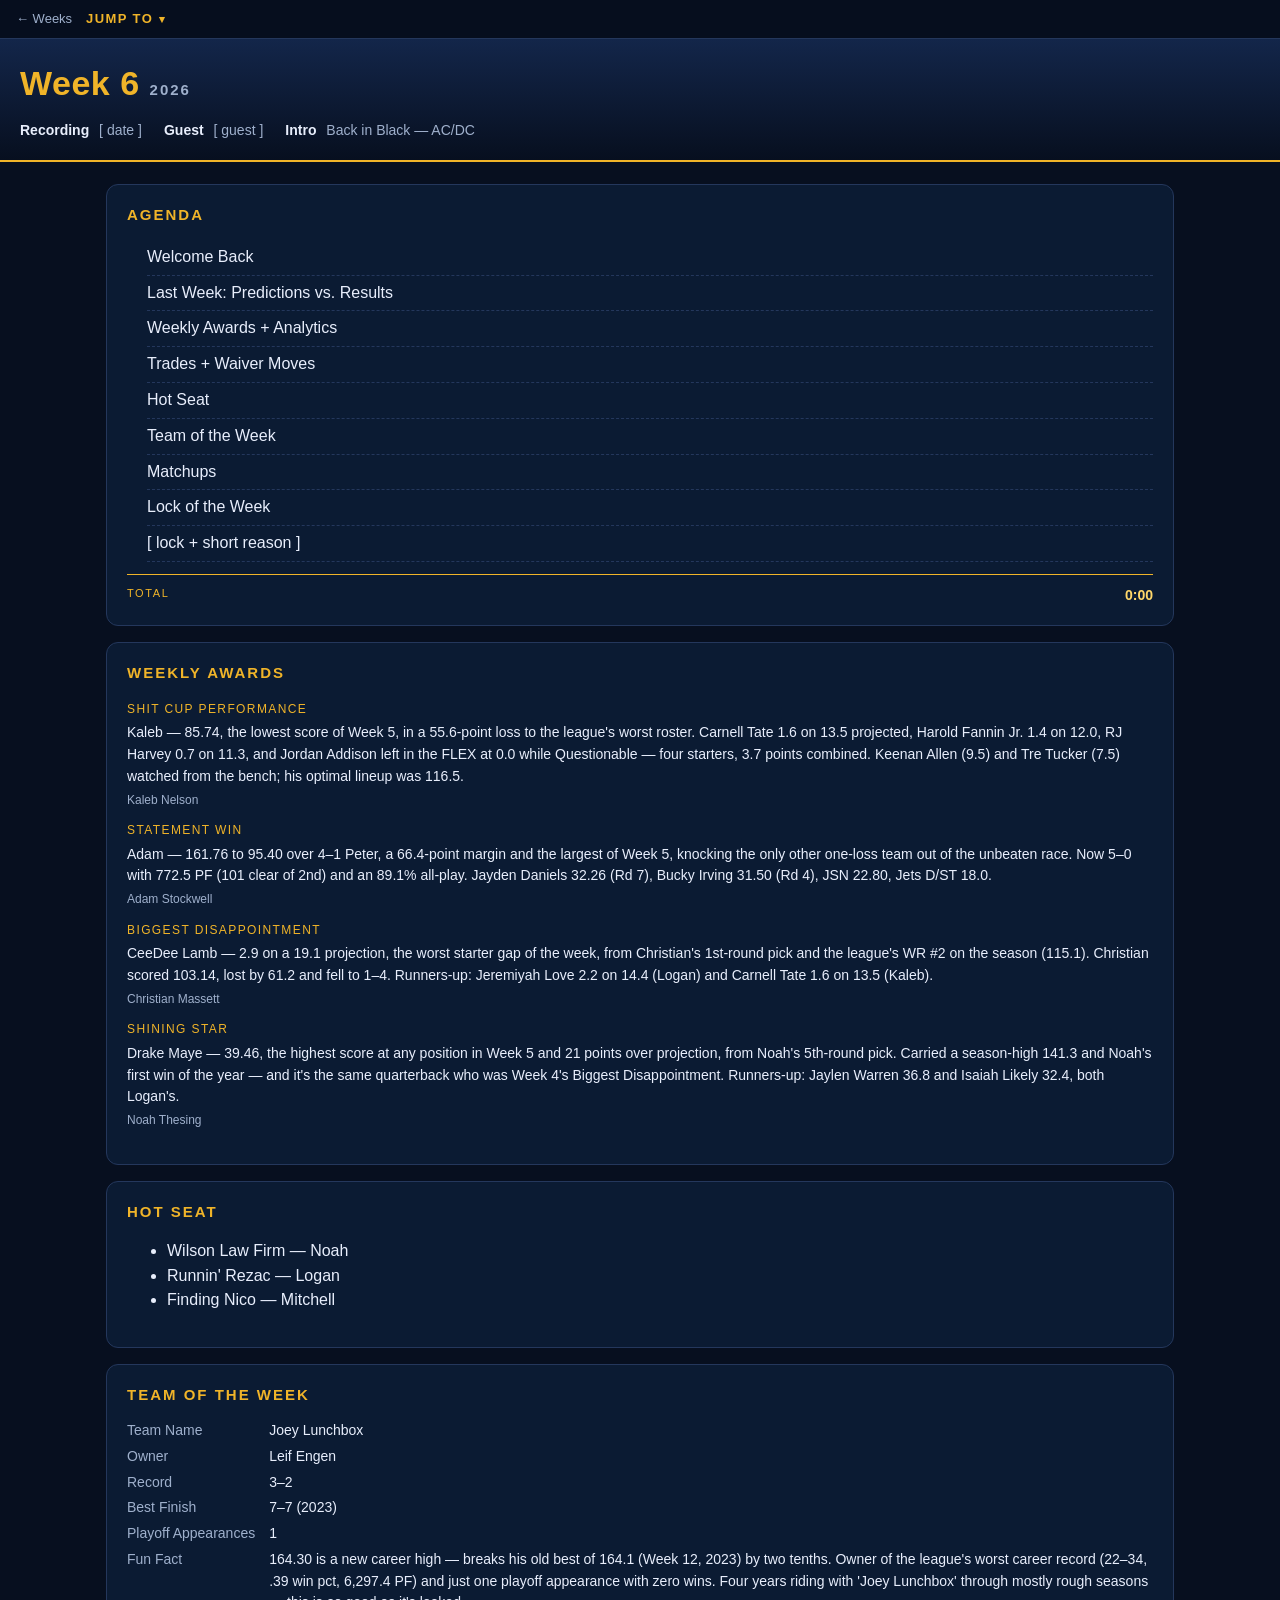
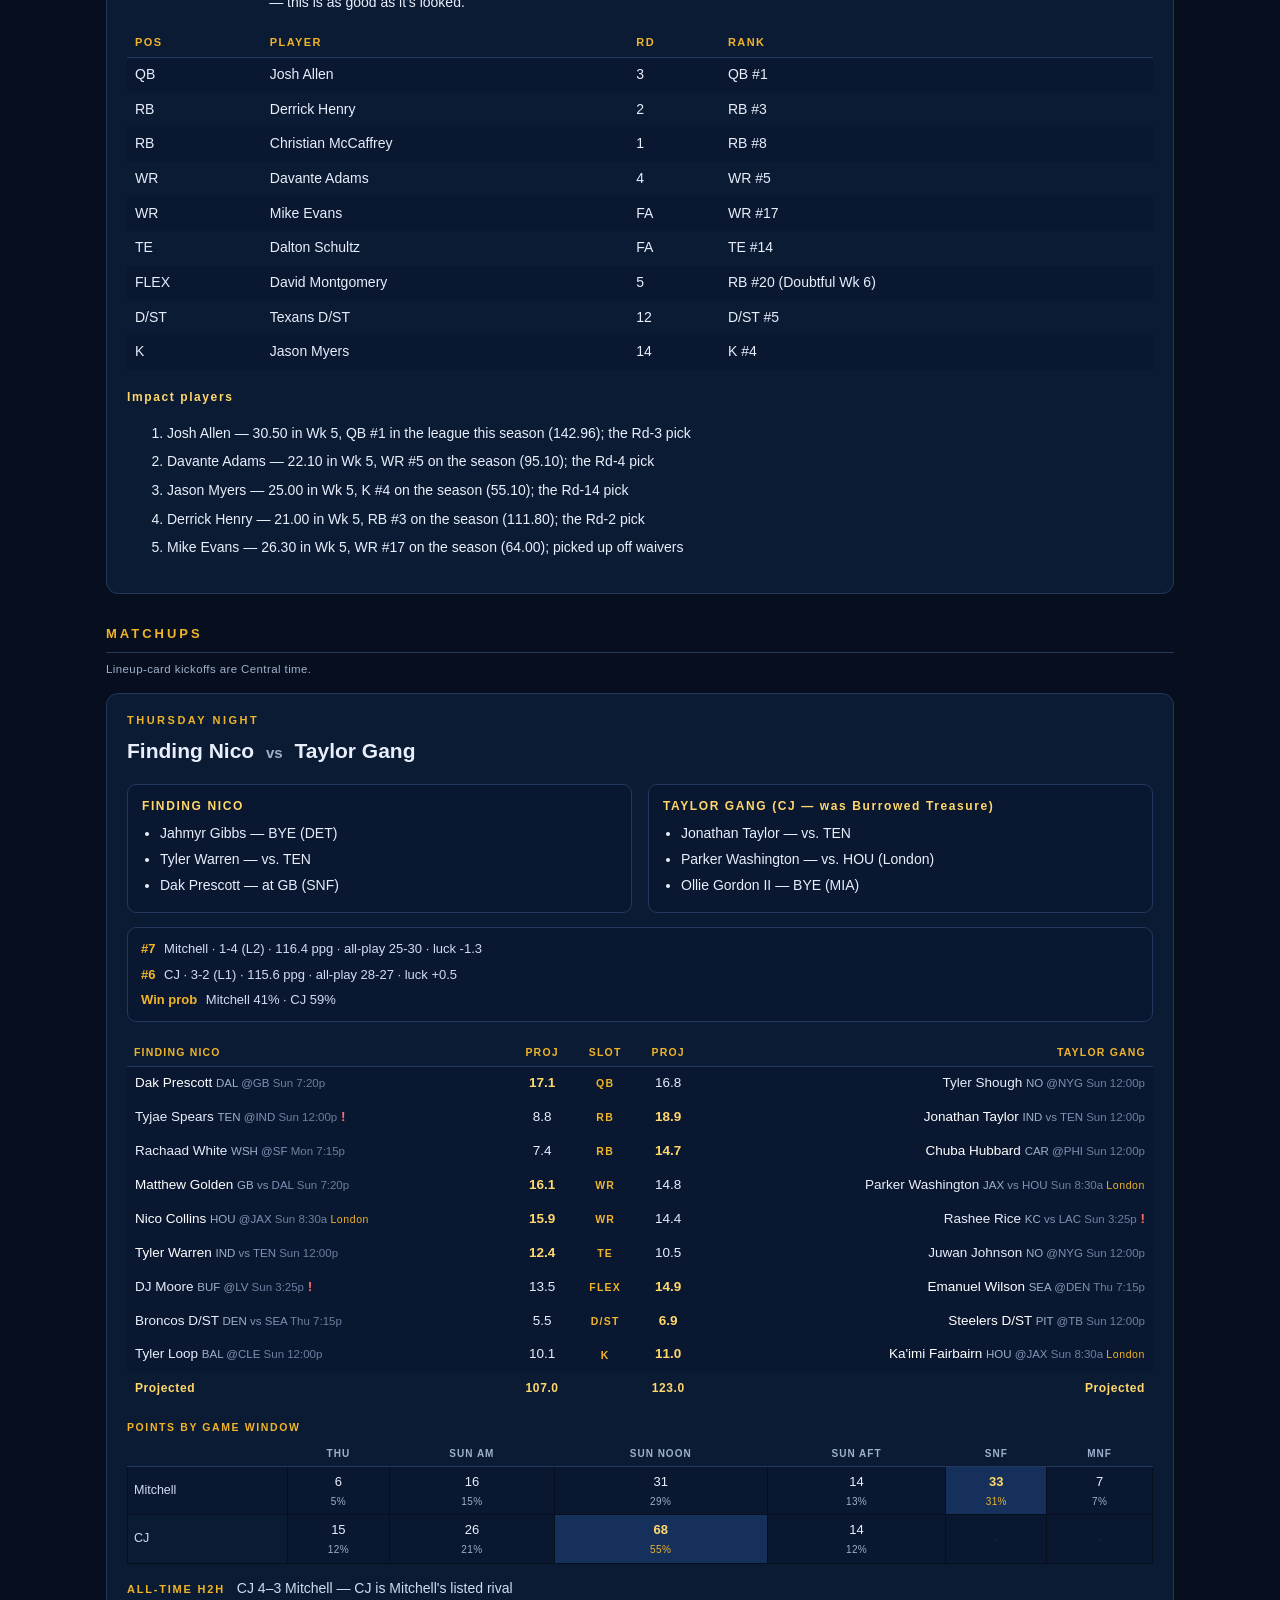
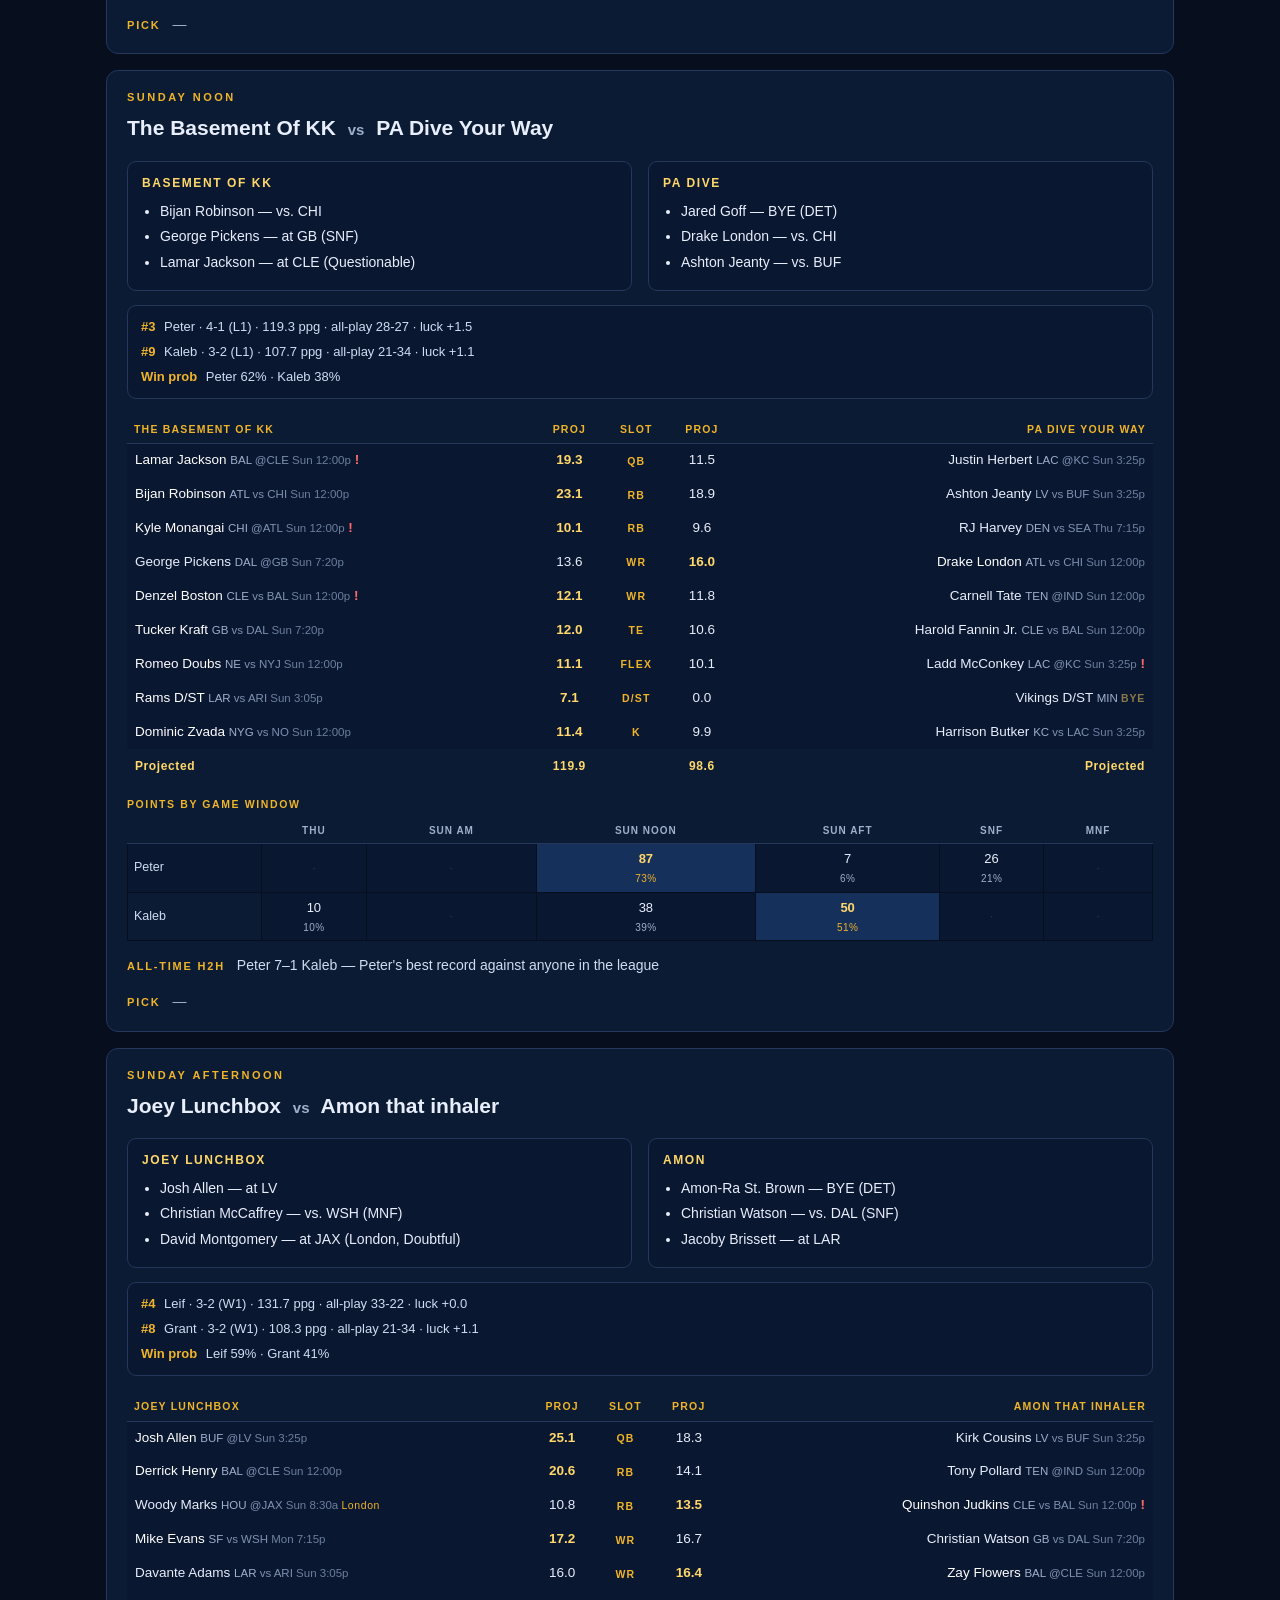
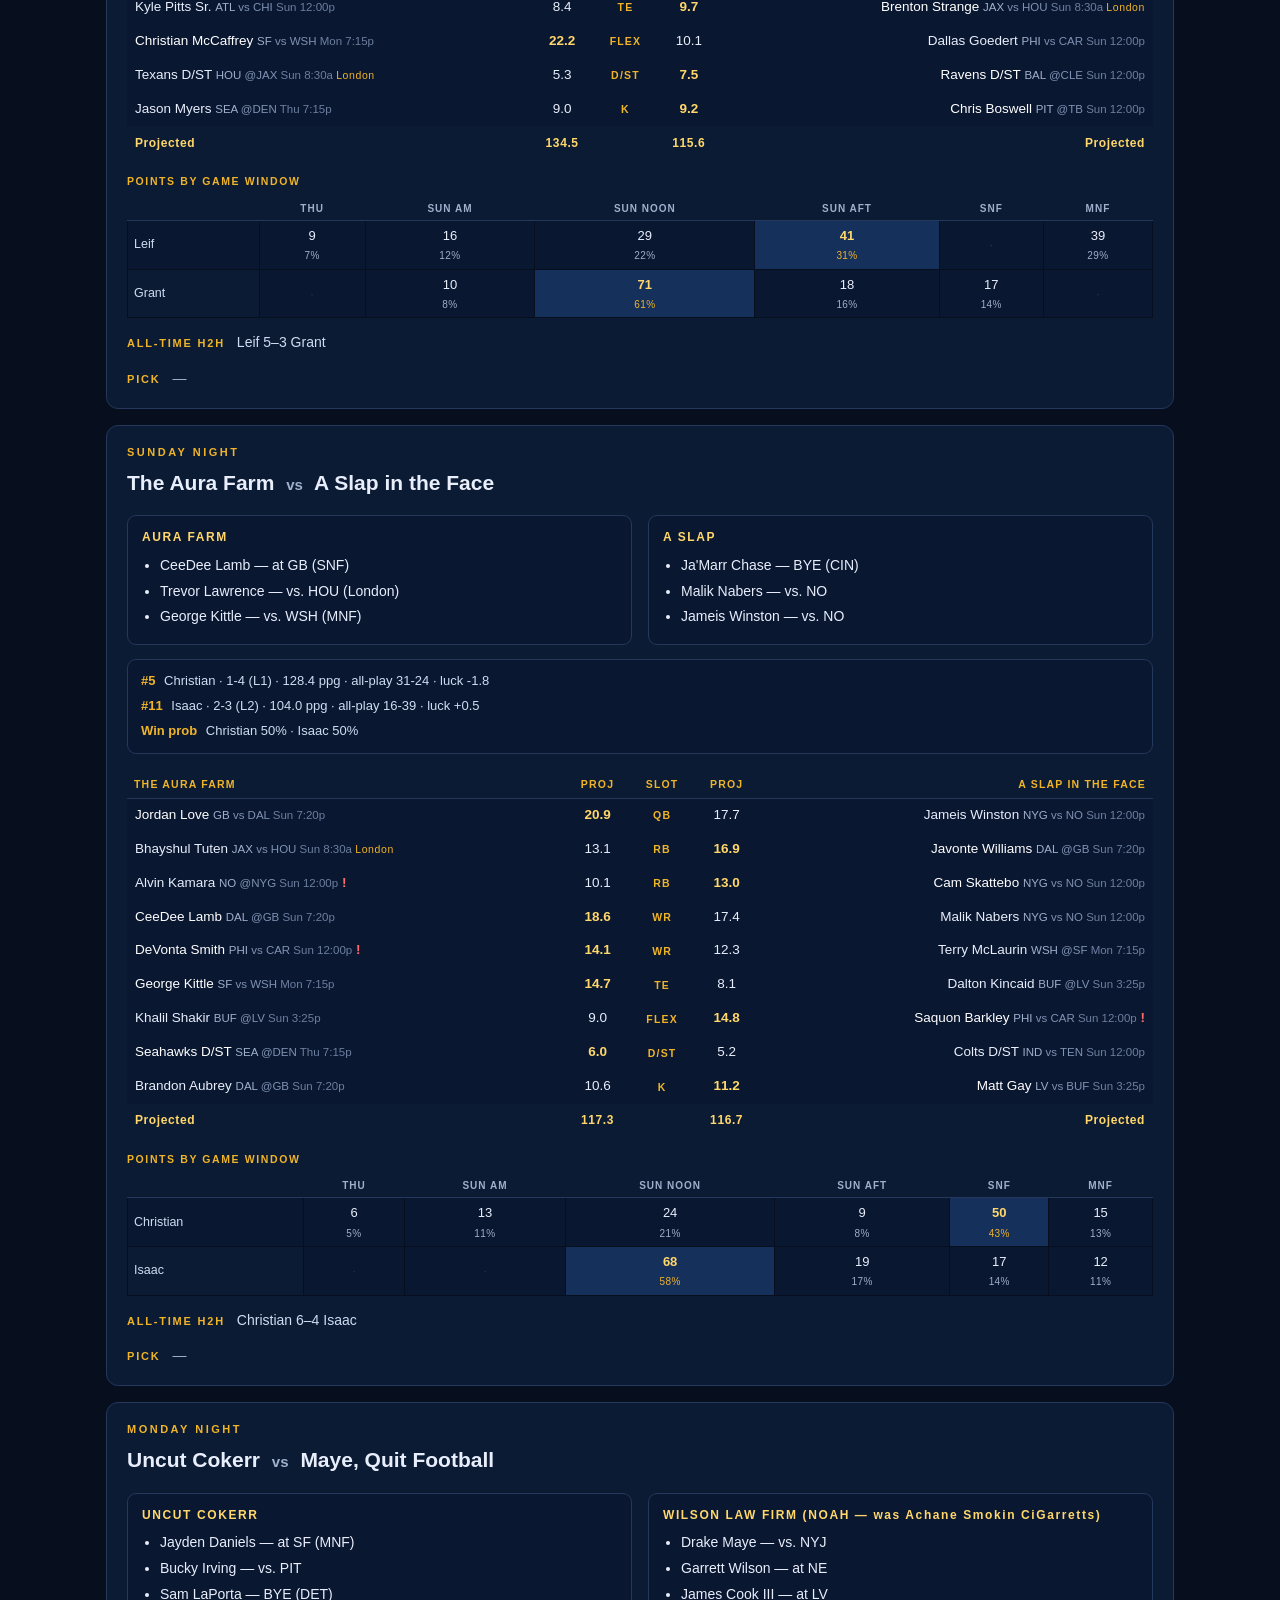
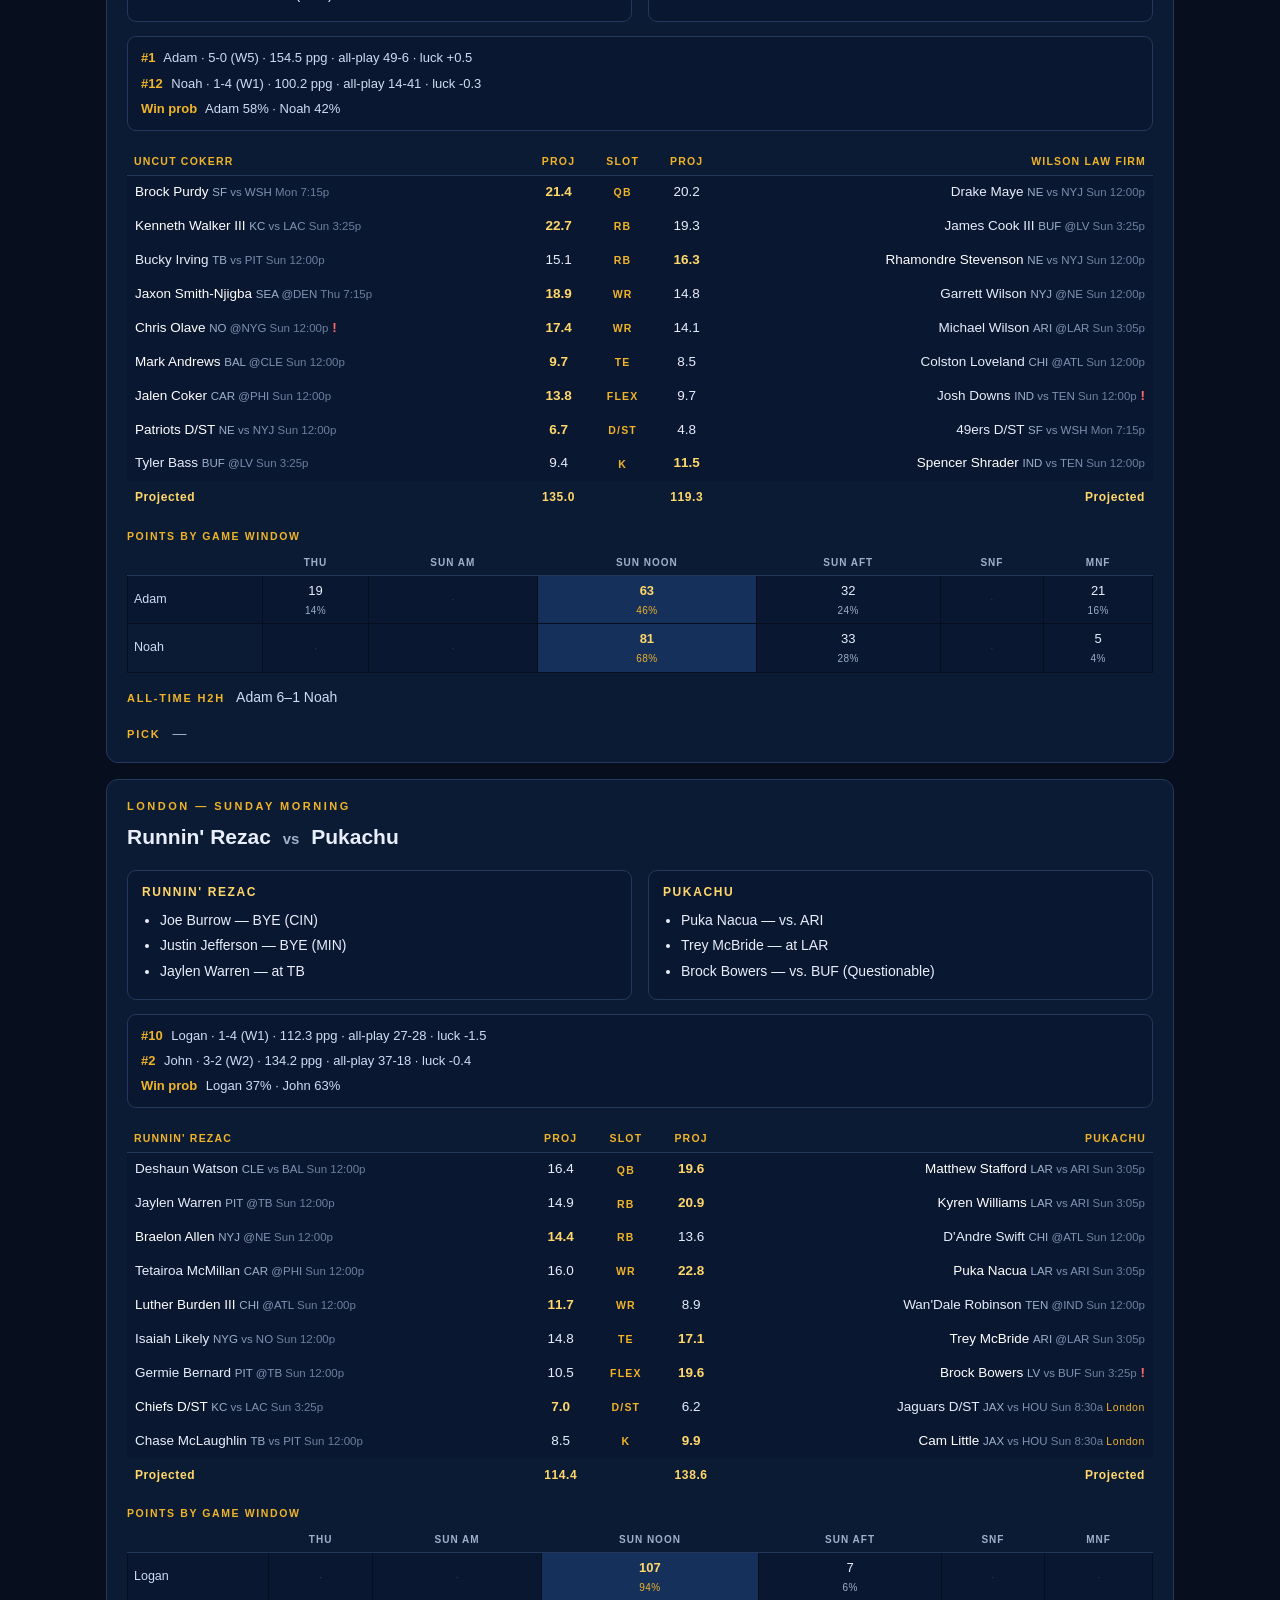
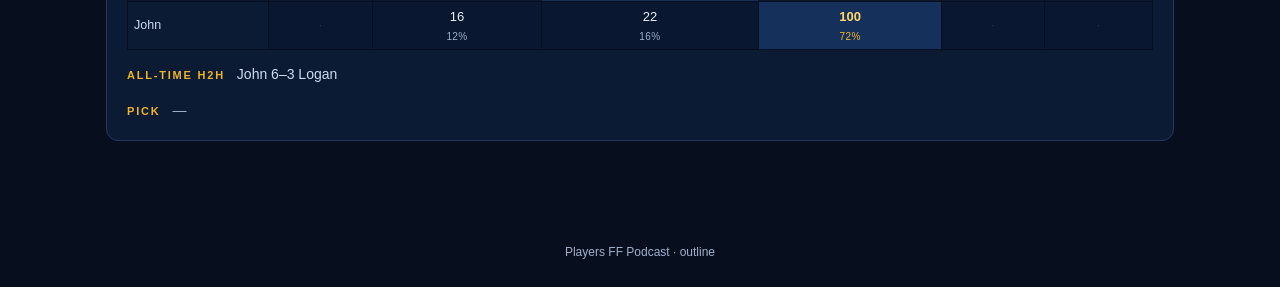
<file: week-06.html>
<!doctype html><html lang="en"><head><meta charset="utf-8">
<meta name="viewport" content="width=device-width,initial-scale=1">
<meta name="robots" content="noindex,nofollow">
<title>Week 6 — Players FF Podcast Outline</title>
<link rel="stylesheet" href="style.css?v=c7a4433166c"></head><body>
<div class="bar"><a class="back" href="index.html">← Weeks</a>
<details class="menu"><summary>Jump to<span class="car">▾</span></summary><nav>
<a href="#agenda">Agenda</a>
<a href="#awards">Weekly Awards</a>
<a href="#hotseat">Hot Seat</a>
<a href="#totw">Team of the Week</a>
<a href="#finding-nico-taylor-gang">Thursday Night · Finding Nico v Taylor Gang</a>
<a href="#the-basement-of-kk-pa-dive-your-way">Sunday Noon · The Basement Of KK v PA Dive Your Way</a>
<a href="#joey-lunchbox-amon-that-inhaler">Sunday Afternoon · Joey Lunchbox v Amon that inhaler</a>
<a href="#the-aura-farm-a-slap-in-the-face">Sunday Night · The Aura Farm v A Slap in the Face</a>
<a href="#uncut-cokerr-maye-quit-football">Monday Night · Uncut Cokerr v Maye, Quit Football</a>
<a href="#runnin-rezac-pukachu">London — Sunday Morning · Runnin&#x27; Rezac v Pukachu</a>
</nav></details></div>
<header class="top">
<h1>Week 6<span class="yr">2026</span></h1>
<div class="meta">
<span><b>Recording</b> [ date ]</span>
<span><b>Guest</b> [ guest ]</span>
<span><b>Intro</b> Back in Black — AC/DC</span>
</div></header><main>
<section id="agenda" class="card agenda"><h2>Agenda</h2><ol>
<li><span>Welcome Back</span><em></em></li>
<li><span>Last Week: Predictions vs. Results</span><em></em></li>
<li><span>Weekly Awards + Analytics</span><em></em></li>
<li><span>Trades + Waiver Moves</span><em></em></li>
<li><span>Hot Seat</span><em></em></li>
<li><span>Team of the Week</span><em></em></li>
<li><span>Matchups</span><em></em></li>
<li><span>Lock of the Week</span><em></em></li>
<li><span>[ lock + short reason ]</span><em></em></li>
</ol>
<p class="total"><span>Total</span><em>0:00</em></p>
</section>
<section id="awards" class="card"><h2>Weekly Awards</h2><dl class="awards">
<dt>Shit Cup Performance</dt><dd>Kaleb — 85.74, the lowest score of Week 5, in a 55.6-point loss to the league&#x27;s worst roster. Carnell Tate 1.6 on 13.5 projected, Harold Fannin Jr. 1.4 on 12.0, RJ Harvey 0.7 on 11.3, and Jordan Addison left in the FLEX at 0.0 while Questionable — four starters, 3.7 points combined. Keenan Allen (9.5) and Tre Tucker (7.5) watched from the bench; his optimal lineup was 116.5.<span class="who">Kaleb Nelson</span></dd>
<dt>Statement Win</dt><dd>Adam — 161.76 to 95.40 over 4–1 Peter, a 66.4-point margin and the largest of Week 5, knocking the only other one-loss team out of the unbeaten race. Now 5–0 with 772.5 PF (101 clear of 2nd) and an 89.1% all-play. Jayden Daniels 32.26 (Rd 7), Bucky Irving 31.50 (Rd 4), JSN 22.80, Jets D/ST 18.0.<span class="who">Adam Stockwell</span></dd>
<dt>Biggest Disappointment</dt><dd>CeeDee Lamb — 2.9 on a 19.1 projection, the worst starter gap of the week, from Christian&#x27;s 1st-round pick and the league&#x27;s WR #2 on the season (115.1). Christian scored 103.14, lost by 61.2 and fell to 1–4. Runners-up: Jeremiyah Love 2.2 on 14.4 (Logan) and Carnell Tate 1.6 on 13.5 (Kaleb).<span class="who">Christian Massett</span></dd>
<dt>Shining Star</dt><dd>Drake Maye — 39.46, the highest score at any position in Week 5 and 21 points over projection, from Noah&#x27;s 5th-round pick. Carried a season-high 141.3 and Noah&#x27;s first win of the year — and it&#x27;s the same quarterback who was Week 4&#x27;s Biggest Disappointment. Runners-up: Jaylen Warren 36.8 and Isaiah Likely 32.4, both Logan&#x27;s.<span class="who">Noah Thesing</span></dd>
</dl></section>
<section id="hotseat" class="card"><h2>Hot Seat</h2><ul>
<li>Wilson Law Firm — Noah</li>
<li>Runnin&#x27; Rezac — Logan</li>
<li>Finding Nico — Mitchell</li>
</ul></section>
<section id="totw" class="card"><h2>Team of the Week</h2>
<dl class="kv">
<dt>Team Name</dt><dd>Joey Lunchbox</dd>
<dt>Owner</dt><dd>Leif Engen</dd>
<dt>Record</dt><dd>3–2</dd>
<dt>Best Finish</dt><dd>7–7 (2023)</dd>
<dt>Playoff Appearances</dt><dd>1</dd>
<dt>Fun Fact</dt><dd>164.30 is a new career high — breaks his old best of 164.1 (Week 12, 2023) by two tenths. Owner of the league&#x27;s worst career record (22–34, .39 win pct, 6,297.4 PF) and just one playoff appearance with zero wins. Four years riding with &#x27;Joey Lunchbox&#x27; through mostly rough seasons — this is as good as it&#x27;s looked.</dd>
</dl>
<table><thead><tr><th>Pos</th><th>Player</th><th>Rd</th><th>Rank</th></tr></thead><tbody>
<tr><td>QB</td><td>Josh Allen</td><td>3</td><td>QB #1</td></tr>
<tr><td>RB</td><td>Derrick Henry</td><td>2</td><td>RB #3</td></tr>
<tr><td>RB</td><td>Christian McCaffrey</td><td>1</td><td>RB #8</td></tr>
<tr><td>WR</td><td>Davante Adams</td><td>4</td><td>WR #5</td></tr>
<tr><td>WR</td><td>Mike Evans</td><td>FA</td><td>WR #17</td></tr>
<tr><td>TE</td><td>Dalton Schultz</td><td>FA</td><td>TE #14</td></tr>
<tr><td>FLEX</td><td>David Montgomery</td><td>5</td><td>RB #20 (Doubtful Wk 6)</td></tr>
<tr><td>D/ST</td><td>Texans D/ST</td><td>12</td><td>D/ST #5</td></tr>
<tr><td>K</td><td>Jason Myers</td><td>14</td><td>K #4</td></tr>
</tbody></table>
<h4>Impact players</h4><ol class="impact">
<li>Josh Allen — 30.50 in Wk 5, QB #1 in the league this season (142.96); the Rd-3 pick</li>
<li>Davante Adams — 22.10 in Wk 5, WR #5 on the season (95.10); the Rd-4 pick</li>
<li>Jason Myers — 25.00 in Wk 5, K #4 on the season (55.10); the Rd-14 pick</li>
<li>Derrick Henry — 21.00 in Wk 5, RB #3 on the season (111.80); the Rd-2 pick</li>
<li>Mike Evans — 26.30 in Wk 5, WR #17 on the season (64.00); picked up off waivers</li>
</ol>
</section>
<h2 class="hdr">Matchups</h2>
<p class="tznote">Lineup-card kickoffs are Central time.</p>
<section id="finding-nico-taylor-gang" class="card game">
<div class="slot">THURSDAY NIGHT</div>
<h3>Finding Nico <i>vs</i> Taylor Gang</h3>
<div class="teams">
<div class="team"><h4>FINDING NICO</h4><ul>
<li>Jahmyr Gibbs — BYE (DET)</li>
<li>Tyler Warren — vs. TEN</li>
<li>Dak Prescott — at GB (SNF)</li>
</ul></div>
<div class="team"><h4>TAYLOR GANG (CJ — was Burrowed Treasure)</h4><ul>
<li>Jonathan Taylor — vs. TEN</li>
<li>Parker Washington — vs. HOU (London)</li>
<li>Ollie Gordon II — BYE (MIA)</li>
</ul></div>
</div>
<div class="form">
<div><b>#7</b> Mitchell · 1-4 (L2) · 116.4 ppg · all-play 25-30 · luck -1.3</div>
<div><b>#6</b> CJ · 3-2 (L1) · 115.6 ppg · all-play 28-27 · luck +0.5</div>
<div><b>Win prob</b> Mitchell 41% · CJ 59%</div>
</div>
<table class="lc"><thead><tr>
<th class="l">Finding Nico</th><th class="c">Proj</th><th class="c">Slot</th><th class="c">Proj</th><th class="r">Taylor Gang</th></tr></thead><tbody>
<tr><td class="l win">Dak Prescott <span class="dim">DAL <span class="opp">@GB <span class="kick">Sun 7:20p</span></span></span></td><td class="c win">17.1</td><td class="c slotc">QB</td><td class="c">16.8</td><td class="r">Tyler Shough <span class="dim">NO <span class="opp">@NYG <span class="kick">Sun 12:00p</span></span></span></td></tr>
<tr><td class="l">Tyjae Spears <span class="dim">TEN <span class="opp">@IND <span class="kick">Sun 12:00p</span></span></span> <i class="inj" title="QUESTIONABLE">!</i></td><td class="c">8.8</td><td class="c slotc">RB</td><td class="c win">18.9</td><td class="r win">Jonathan Taylor <span class="dim">IND <span class="opp">vs TEN <span class="kick">Sun 12:00p</span></span></span></td></tr>
<tr><td class="l">Rachaad White <span class="dim">WSH <span class="opp">@SF <span class="kick">Mon 7:15p</span></span></span></td><td class="c">7.4</td><td class="c slotc">RB</td><td class="c win">14.7</td><td class="r win">Chuba Hubbard <span class="dim">CAR <span class="opp">@PHI <span class="kick">Sun 12:00p</span></span></span></td></tr>
<tr><td class="l win">Matthew Golden <span class="dim">GB <span class="opp">vs DAL <span class="kick">Sun 7:20p</span></span></span></td><td class="c win">16.1</td><td class="c slotc">WR</td><td class="c">14.8</td><td class="r">Parker Washington <span class="dim">JAX <span class="opp">vs HOU <span class="kick">Sun 8:30a</span> <span class="intl">London</span></span></span></td></tr>
<tr><td class="l win">Nico Collins <span class="dim">HOU <span class="opp">@JAX <span class="kick">Sun 8:30a</span> <span class="intl">London</span></span></span></td><td class="c win">15.9</td><td class="c slotc">WR</td><td class="c">14.4</td><td class="r">Rashee Rice <span class="dim">KC <span class="opp">vs LAC <span class="kick">Sun 3:25p</span></span></span> <i class="inj" title="QUESTIONABLE">!</i></td></tr>
<tr><td class="l win">Tyler Warren <span class="dim">IND <span class="opp">vs TEN <span class="kick">Sun 12:00p</span></span></span></td><td class="c win">12.4</td><td class="c slotc">TE</td><td class="c">10.5</td><td class="r">Juwan Johnson <span class="dim">NO <span class="opp">@NYG <span class="kick">Sun 12:00p</span></span></span></td></tr>
<tr><td class="l">DJ Moore <span class="dim">BUF <span class="opp">@LV <span class="kick">Sun 3:25p</span></span></span> <i class="inj" title="QUESTIONABLE">!</i></td><td class="c">13.5</td><td class="c slotc">FLEX</td><td class="c win">14.9</td><td class="r win">Emanuel Wilson <span class="dim">SEA <span class="opp">@DEN <span class="kick">Thu 7:15p</span></span></span></td></tr>
<tr><td class="l">Broncos D/ST <span class="dim">DEN <span class="opp">vs SEA <span class="kick">Thu 7:15p</span></span></span></td><td class="c">5.5</td><td class="c slotc">D/ST</td><td class="c win">6.9</td><td class="r win">Steelers D/ST <span class="dim">PIT <span class="opp">@TB <span class="kick">Sun 12:00p</span></span></span></td></tr>
<tr><td class="l">Tyler Loop <span class="dim">BAL <span class="opp">@CLE <span class="kick">Sun 12:00p</span></span></span></td><td class="c">10.1</td><td class="c slotc">K</td><td class="c win">11.0</td><td class="r win">Ka&#x27;imi Fairbairn <span class="dim">HOU <span class="opp">@JAX <span class="kick">Sun 8:30a</span> <span class="intl">London</span></span></span></td></tr>
<tr class="tot"><td class="l">Projected</td><td class="c">107.0</td><td class="c"></td><td class="c">123.0</td><td class="r">Projected</td></tr>
</tbody></table>
<div class="win"><h5>Points by game window</h5><table class="wt"><thead><tr><th></th>
<th>Thu</th>
<th>Sun AM</th>
<th>Sun Noon</th>
<th>Sun Aft</th>
<th>SNF</th>
<th>MNF</th>
</tr></thead><tbody>
<tr><td class="who">Mitchell</td>
<td class="">6<span class="pct">5%</span></td>
<td class="">16<span class="pct">15%</span></td>
<td class="">31<span class="pct">29%</span></td>
<td class="">14<span class="pct">13%</span></td>
<td class="hot">33<span class="pct">31%</span></td>
<td class="">7<span class="pct">7%</span></td>
</tr>
<tr><td class="who">CJ</td>
<td class="">15<span class="pct">12%</span></td>
<td class="">26<span class="pct">21%</span></td>
<td class="hot">68<span class="pct">55%</span></td>
<td class="">14<span class="pct">12%</span></td>
<td class="zero">·</td>
<td class="zero">·</td>
</tr>
</tbody></table></div>
<p class="h2h"><b>All-time H2H</b> CJ 4–3 Mitchell — CJ is Mitchell&#x27;s listed rival</p>
<p class="pick"><b>Pick</b> <span class="blank">—</span></p>
</section>
<section id="the-basement-of-kk-pa-dive-your-way" class="card game">
<div class="slot">SUNDAY NOON</div>
<h3>The Basement Of KK <i>vs</i> PA Dive Your Way</h3>
<div class="teams">
<div class="team"><h4>BASEMENT OF KK</h4><ul>
<li>Bijan Robinson — vs. CHI</li>
<li>George Pickens — at GB (SNF)</li>
<li>Lamar Jackson — at CLE (Questionable)</li>
</ul></div>
<div class="team"><h4>PA DIVE</h4><ul>
<li>Jared Goff — BYE (DET)</li>
<li>Drake London — vs. CHI</li>
<li>Ashton Jeanty — vs. BUF</li>
</ul></div>
</div>
<div class="form">
<div><b>#3</b> Peter · 4-1 (L1) · 119.3 ppg · all-play 28-27 · luck +1.5</div>
<div><b>#9</b> Kaleb · 3-2 (L1) · 107.7 ppg · all-play 21-34 · luck +1.1</div>
<div><b>Win prob</b> Peter 62% · Kaleb 38%</div>
</div>
<table class="lc"><thead><tr>
<th class="l">The Basement Of KK</th><th class="c">Proj</th><th class="c">Slot</th><th class="c">Proj</th><th class="r">PA Dive Your Way</th></tr></thead><tbody>
<tr><td class="l win">Lamar Jackson <span class="dim">BAL <span class="opp">@CLE <span class="kick">Sun 12:00p</span></span></span> <i class="inj" title="QUESTIONABLE">!</i></td><td class="c win">19.3</td><td class="c slotc">QB</td><td class="c">11.5</td><td class="r">Justin Herbert <span class="dim">LAC <span class="opp">@KC <span class="kick">Sun 3:25p</span></span></span></td></tr>
<tr><td class="l win">Bijan Robinson <span class="dim">ATL <span class="opp">vs CHI <span class="kick">Sun 12:00p</span></span></span></td><td class="c win">23.1</td><td class="c slotc">RB</td><td class="c">18.9</td><td class="r">Ashton Jeanty <span class="dim">LV <span class="opp">vs BUF <span class="kick">Sun 3:25p</span></span></span></td></tr>
<tr><td class="l win">Kyle Monangai <span class="dim">CHI <span class="opp">@ATL <span class="kick">Sun 12:00p</span></span></span> <i class="inj" title="QUESTIONABLE">!</i></td><td class="c win">10.1</td><td class="c slotc">RB</td><td class="c">9.6</td><td class="r">RJ Harvey <span class="dim">DEN <span class="opp">vs SEA <span class="kick">Thu 7:15p</span></span></span></td></tr>
<tr><td class="l">George Pickens <span class="dim">DAL <span class="opp">@GB <span class="kick">Sun 7:20p</span></span></span></td><td class="c">13.6</td><td class="c slotc">WR</td><td class="c win">16.0</td><td class="r win">Drake London <span class="dim">ATL <span class="opp">vs CHI <span class="kick">Sun 12:00p</span></span></span></td></tr>
<tr><td class="l win">Denzel Boston <span class="dim">CLE <span class="opp">vs BAL <span class="kick">Sun 12:00p</span></span></span> <i class="inj" title="QUESTIONABLE">!</i></td><td class="c win">12.1</td><td class="c slotc">WR</td><td class="c">11.8</td><td class="r">Carnell Tate <span class="dim">TEN <span class="opp">@IND <span class="kick">Sun 12:00p</span></span></span></td></tr>
<tr><td class="l win">Tucker Kraft <span class="dim">GB <span class="opp">vs DAL <span class="kick">Sun 7:20p</span></span></span></td><td class="c win">12.0</td><td class="c slotc">TE</td><td class="c">10.6</td><td class="r">Harold Fannin Jr. <span class="dim">CLE <span class="opp">vs BAL <span class="kick">Sun 12:00p</span></span></span></td></tr>
<tr><td class="l win">Romeo Doubs <span class="dim">NE <span class="opp">vs NYJ <span class="kick">Sun 12:00p</span></span></span></td><td class="c win">11.1</td><td class="c slotc">FLEX</td><td class="c">10.1</td><td class="r">Ladd McConkey <span class="dim">LAC <span class="opp">@KC <span class="kick">Sun 3:25p</span></span></span> <i class="inj" title="QUESTIONABLE">!</i></td></tr>
<tr><td class="l win">Rams D/ST <span class="dim">LAR <span class="opp">vs ARI <span class="kick">Sun 3:05p</span></span></span></td><td class="c win">7.1</td><td class="c slotc">D/ST</td><td class="c">0.0</td><td class="r">Vikings D/ST <span class="dim">MIN <span class="opp bye">BYE</span></span></td></tr>
<tr><td class="l win">Dominic Zvada <span class="dim">NYG <span class="opp">vs NO <span class="kick">Sun 12:00p</span></span></span></td><td class="c win">11.4</td><td class="c slotc">K</td><td class="c">9.9</td><td class="r">Harrison Butker <span class="dim">KC <span class="opp">vs LAC <span class="kick">Sun 3:25p</span></span></span></td></tr>
<tr class="tot"><td class="l">Projected</td><td class="c">119.9</td><td class="c"></td><td class="c">98.6</td><td class="r">Projected</td></tr>
</tbody></table>
<div class="win"><h5>Points by game window</h5><table class="wt"><thead><tr><th></th>
<th>Thu</th>
<th>Sun AM</th>
<th>Sun Noon</th>
<th>Sun Aft</th>
<th>SNF</th>
<th>MNF</th>
</tr></thead><tbody>
<tr><td class="who">Peter</td>
<td class="zero">·</td>
<td class="zero">·</td>
<td class="hot">87<span class="pct">73%</span></td>
<td class="">7<span class="pct">6%</span></td>
<td class="">26<span class="pct">21%</span></td>
<td class="zero">·</td>
</tr>
<tr><td class="who">Kaleb</td>
<td class="">10<span class="pct">10%</span></td>
<td class="zero">·</td>
<td class="">38<span class="pct">39%</span></td>
<td class="hot">50<span class="pct">51%</span></td>
<td class="zero">·</td>
<td class="zero">·</td>
</tr>
</tbody></table></div>
<p class="h2h"><b>All-time H2H</b> Peter 7–1 Kaleb — Peter&#x27;s best record against anyone in the league</p>
<p class="pick"><b>Pick</b> <span class="blank">—</span></p>
</section>
<section id="joey-lunchbox-amon-that-inhaler" class="card game">
<div class="slot">SUNDAY AFTERNOON</div>
<h3>Joey Lunchbox <i>vs</i> Amon that inhaler</h3>
<div class="teams">
<div class="team"><h4>JOEY LUNCHBOX</h4><ul>
<li>Josh Allen — at LV</li>
<li>Christian McCaffrey — vs. WSH (MNF)</li>
<li>David Montgomery — at JAX (London, Doubtful)</li>
</ul></div>
<div class="team"><h4>AMON</h4><ul>
<li>Amon-Ra St. Brown — BYE (DET)</li>
<li>Christian Watson — vs. DAL (SNF)</li>
<li>Jacoby Brissett — at LAR</li>
</ul></div>
</div>
<div class="form">
<div><b>#4</b> Leif · 3-2 (W1) · 131.7 ppg · all-play 33-22 · luck +0.0</div>
<div><b>#8</b> Grant · 3-2 (W1) · 108.3 ppg · all-play 21-34 · luck +1.1</div>
<div><b>Win prob</b> Leif 59% · Grant 41%</div>
</div>
<table class="lc"><thead><tr>
<th class="l">Joey Lunchbox</th><th class="c">Proj</th><th class="c">Slot</th><th class="c">Proj</th><th class="r">Amon that inhaler</th></tr></thead><tbody>
<tr><td class="l win">Josh Allen <span class="dim">BUF <span class="opp">@LV <span class="kick">Sun 3:25p</span></span></span></td><td class="c win">25.1</td><td class="c slotc">QB</td><td class="c">18.3</td><td class="r">Kirk Cousins <span class="dim">LV <span class="opp">vs BUF <span class="kick">Sun 3:25p</span></span></span></td></tr>
<tr><td class="l win">Derrick Henry <span class="dim">BAL <span class="opp">@CLE <span class="kick">Sun 12:00p</span></span></span></td><td class="c win">20.6</td><td class="c slotc">RB</td><td class="c">14.1</td><td class="r">Tony Pollard <span class="dim">TEN <span class="opp">@IND <span class="kick">Sun 12:00p</span></span></span></td></tr>
<tr><td class="l">Woody Marks <span class="dim">HOU <span class="opp">@JAX <span class="kick">Sun 8:30a</span> <span class="intl">London</span></span></span></td><td class="c">10.8</td><td class="c slotc">RB</td><td class="c win">13.5</td><td class="r win">Quinshon Judkins <span class="dim">CLE <span class="opp">vs BAL <span class="kick">Sun 12:00p</span></span></span> <i class="inj" title="QUESTIONABLE">!</i></td></tr>
<tr><td class="l win">Mike Evans <span class="dim">SF <span class="opp">vs WSH <span class="kick">Mon 7:15p</span></span></span></td><td class="c win">17.2</td><td class="c slotc">WR</td><td class="c">16.7</td><td class="r">Christian Watson <span class="dim">GB <span class="opp">vs DAL <span class="kick">Sun 7:20p</span></span></span></td></tr>
<tr><td class="l">Davante Adams <span class="dim">LAR <span class="opp">vs ARI <span class="kick">Sun 3:05p</span></span></span></td><td class="c">16.0</td><td class="c slotc">WR</td><td class="c win">16.4</td><td class="r win">Zay Flowers <span class="dim">BAL <span class="opp">@CLE <span class="kick">Sun 12:00p</span></span></span></td></tr>
<tr><td class="l">Kyle Pitts Sr. <span class="dim">ATL <span class="opp">vs CHI <span class="kick">Sun 12:00p</span></span></span></td><td class="c">8.4</td><td class="c slotc">TE</td><td class="c win">9.7</td><td class="r win">Brenton Strange <span class="dim">JAX <span class="opp">vs HOU <span class="kick">Sun 8:30a</span> <span class="intl">London</span></span></span></td></tr>
<tr><td class="l win">Christian McCaffrey <span class="dim">SF <span class="opp">vs WSH <span class="kick">Mon 7:15p</span></span></span></td><td class="c win">22.2</td><td class="c slotc">FLEX</td><td class="c">10.1</td><td class="r">Dallas Goedert <span class="dim">PHI <span class="opp">vs CAR <span class="kick">Sun 12:00p</span></span></span></td></tr>
<tr><td class="l">Texans D/ST <span class="dim">HOU <span class="opp">@JAX <span class="kick">Sun 8:30a</span> <span class="intl">London</span></span></span></td><td class="c">5.3</td><td class="c slotc">D/ST</td><td class="c win">7.5</td><td class="r win">Ravens D/ST <span class="dim">BAL <span class="opp">@CLE <span class="kick">Sun 12:00p</span></span></span></td></tr>
<tr><td class="l">Jason Myers <span class="dim">SEA <span class="opp">@DEN <span class="kick">Thu 7:15p</span></span></span></td><td class="c">9.0</td><td class="c slotc">K</td><td class="c win">9.2</td><td class="r win">Chris Boswell <span class="dim">PIT <span class="opp">@TB <span class="kick">Sun 12:00p</span></span></span></td></tr>
<tr class="tot"><td class="l">Projected</td><td class="c">134.5</td><td class="c"></td><td class="c">115.6</td><td class="r">Projected</td></tr>
</tbody></table>
<div class="win"><h5>Points by game window</h5><table class="wt"><thead><tr><th></th>
<th>Thu</th>
<th>Sun AM</th>
<th>Sun Noon</th>
<th>Sun Aft</th>
<th>SNF</th>
<th>MNF</th>
</tr></thead><tbody>
<tr><td class="who">Leif</td>
<td class="">9<span class="pct">7%</span></td>
<td class="">16<span class="pct">12%</span></td>
<td class="">29<span class="pct">22%</span></td>
<td class="hot">41<span class="pct">31%</span></td>
<td class="zero">·</td>
<td class="">39<span class="pct">29%</span></td>
</tr>
<tr><td class="who">Grant</td>
<td class="zero">·</td>
<td class="">10<span class="pct">8%</span></td>
<td class="hot">71<span class="pct">61%</span></td>
<td class="">18<span class="pct">16%</span></td>
<td class="">17<span class="pct">14%</span></td>
<td class="zero">·</td>
</tr>
</tbody></table></div>
<p class="h2h"><b>All-time H2H</b> Leif 5–3 Grant</p>
<p class="pick"><b>Pick</b> <span class="blank">—</span></p>
</section>
<section id="the-aura-farm-a-slap-in-the-face" class="card game">
<div class="slot">SUNDAY NIGHT</div>
<h3>The Aura Farm <i>vs</i> A Slap in the Face</h3>
<div class="teams">
<div class="team"><h4>AURA FARM</h4><ul>
<li>CeeDee Lamb — at GB (SNF)</li>
<li>Trevor Lawrence — vs. HOU (London)</li>
<li>George Kittle — vs. WSH (MNF)</li>
</ul></div>
<div class="team"><h4>A SLAP</h4><ul>
<li>Ja&#x27;Marr Chase — BYE (CIN)</li>
<li>Malik Nabers — vs. NO</li>
<li>Jameis Winston — vs. NO</li>
</ul></div>
</div>
<div class="form">
<div><b>#5</b> Christian · 1-4 (L1) · 128.4 ppg · all-play 31-24 · luck -1.8</div>
<div><b>#11</b> Isaac · 2-3 (L2) · 104.0 ppg · all-play 16-39 · luck +0.5</div>
<div><b>Win prob</b> Christian 50% · Isaac 50%</div>
</div>
<table class="lc"><thead><tr>
<th class="l">The Aura Farm</th><th class="c">Proj</th><th class="c">Slot</th><th class="c">Proj</th><th class="r">A Slap in the Face</th></tr></thead><tbody>
<tr><td class="l win">Jordan Love <span class="dim">GB <span class="opp">vs DAL <span class="kick">Sun 7:20p</span></span></span></td><td class="c win">20.9</td><td class="c slotc">QB</td><td class="c">17.7</td><td class="r">Jameis Winston <span class="dim">NYG <span class="opp">vs NO <span class="kick">Sun 12:00p</span></span></span></td></tr>
<tr><td class="l">Bhayshul Tuten <span class="dim">JAX <span class="opp">vs HOU <span class="kick">Sun 8:30a</span> <span class="intl">London</span></span></span></td><td class="c">13.1</td><td class="c slotc">RB</td><td class="c win">16.9</td><td class="r win">Javonte Williams <span class="dim">DAL <span class="opp">@GB <span class="kick">Sun 7:20p</span></span></span></td></tr>
<tr><td class="l">Alvin Kamara <span class="dim">NO <span class="opp">@NYG <span class="kick">Sun 12:00p</span></span></span> <i class="inj" title="QUESTIONABLE">!</i></td><td class="c">10.1</td><td class="c slotc">RB</td><td class="c win">13.0</td><td class="r win">Cam Skattebo <span class="dim">NYG <span class="opp">vs NO <span class="kick">Sun 12:00p</span></span></span></td></tr>
<tr><td class="l win">CeeDee Lamb <span class="dim">DAL <span class="opp">@GB <span class="kick">Sun 7:20p</span></span></span></td><td class="c win">18.6</td><td class="c slotc">WR</td><td class="c">17.4</td><td class="r">Malik Nabers <span class="dim">NYG <span class="opp">vs NO <span class="kick">Sun 12:00p</span></span></span></td></tr>
<tr><td class="l win">DeVonta Smith <span class="dim">PHI <span class="opp">vs CAR <span class="kick">Sun 12:00p</span></span></span> <i class="inj" title="QUESTIONABLE">!</i></td><td class="c win">14.1</td><td class="c slotc">WR</td><td class="c">12.3</td><td class="r">Terry McLaurin <span class="dim">WSH <span class="opp">@SF <span class="kick">Mon 7:15p</span></span></span></td></tr>
<tr><td class="l win">George Kittle <span class="dim">SF <span class="opp">vs WSH <span class="kick">Mon 7:15p</span></span></span></td><td class="c win">14.7</td><td class="c slotc">TE</td><td class="c">8.1</td><td class="r">Dalton Kincaid <span class="dim">BUF <span class="opp">@LV <span class="kick">Sun 3:25p</span></span></span></td></tr>
<tr><td class="l">Khalil Shakir <span class="dim">BUF <span class="opp">@LV <span class="kick">Sun 3:25p</span></span></span></td><td class="c">9.0</td><td class="c slotc">FLEX</td><td class="c win">14.8</td><td class="r win">Saquon Barkley <span class="dim">PHI <span class="opp">vs CAR <span class="kick">Sun 12:00p</span></span></span> <i class="inj" title="QUESTIONABLE">!</i></td></tr>
<tr><td class="l win">Seahawks D/ST <span class="dim">SEA <span class="opp">@DEN <span class="kick">Thu 7:15p</span></span></span></td><td class="c win">6.0</td><td class="c slotc">D/ST</td><td class="c">5.2</td><td class="r">Colts D/ST <span class="dim">IND <span class="opp">vs TEN <span class="kick">Sun 12:00p</span></span></span></td></tr>
<tr><td class="l">Brandon Aubrey <span class="dim">DAL <span class="opp">@GB <span class="kick">Sun 7:20p</span></span></span></td><td class="c">10.6</td><td class="c slotc">K</td><td class="c win">11.2</td><td class="r win">Matt Gay <span class="dim">LV <span class="opp">vs BUF <span class="kick">Sun 3:25p</span></span></span></td></tr>
<tr class="tot"><td class="l">Projected</td><td class="c">117.3</td><td class="c"></td><td class="c">116.7</td><td class="r">Projected</td></tr>
</tbody></table>
<div class="win"><h5>Points by game window</h5><table class="wt"><thead><tr><th></th>
<th>Thu</th>
<th>Sun AM</th>
<th>Sun Noon</th>
<th>Sun Aft</th>
<th>SNF</th>
<th>MNF</th>
</tr></thead><tbody>
<tr><td class="who">Christian</td>
<td class="">6<span class="pct">5%</span></td>
<td class="">13<span class="pct">11%</span></td>
<td class="">24<span class="pct">21%</span></td>
<td class="">9<span class="pct">8%</span></td>
<td class="hot">50<span class="pct">43%</span></td>
<td class="">15<span class="pct">13%</span></td>
</tr>
<tr><td class="who">Isaac</td>
<td class="zero">·</td>
<td class="zero">·</td>
<td class="hot">68<span class="pct">58%</span></td>
<td class="">19<span class="pct">17%</span></td>
<td class="">17<span class="pct">14%</span></td>
<td class="">12<span class="pct">11%</span></td>
</tr>
</tbody></table></div>
<p class="h2h"><b>All-time H2H</b> Christian 6–4 Isaac</p>
<p class="pick"><b>Pick</b> <span class="blank">—</span></p>
</section>
<section id="uncut-cokerr-maye-quit-football" class="card game">
<div class="slot">MONDAY NIGHT</div>
<h3>Uncut Cokerr <i>vs</i> Maye, Quit Football</h3>
<div class="teams">
<div class="team"><h4>UNCUT COKERR</h4><ul>
<li>Jayden Daniels — at SF (MNF)</li>
<li>Bucky Irving — vs. PIT</li>
<li>Sam LaPorta — BYE (DET)</li>
</ul></div>
<div class="team"><h4>WILSON LAW FIRM (NOAH — was Achane Smokin CiGarretts)</h4><ul>
<li>Drake Maye — vs. NYJ</li>
<li>Garrett Wilson — at NE</li>
<li>James Cook III — at LV</li>
</ul></div>
</div>
<div class="form">
<div><b>#1</b> Adam · 5-0 (W5) · 154.5 ppg · all-play 49-6 · luck +0.5</div>
<div><b>#12</b> Noah · 1-4 (W1) · 100.2 ppg · all-play 14-41 · luck -0.3</div>
<div><b>Win prob</b> Adam 58% · Noah 42%</div>
</div>
<table class="lc"><thead><tr>
<th class="l">Uncut Cokerr</th><th class="c">Proj</th><th class="c">Slot</th><th class="c">Proj</th><th class="r">Wilson Law Firm</th></tr></thead><tbody>
<tr><td class="l win">Brock Purdy <span class="dim">SF <span class="opp">vs WSH <span class="kick">Mon 7:15p</span></span></span></td><td class="c win">21.4</td><td class="c slotc">QB</td><td class="c">20.2</td><td class="r">Drake Maye <span class="dim">NE <span class="opp">vs NYJ <span class="kick">Sun 12:00p</span></span></span></td></tr>
<tr><td class="l win">Kenneth Walker III <span class="dim">KC <span class="opp">vs LAC <span class="kick">Sun 3:25p</span></span></span></td><td class="c win">22.7</td><td class="c slotc">RB</td><td class="c">19.3</td><td class="r">James Cook III <span class="dim">BUF <span class="opp">@LV <span class="kick">Sun 3:25p</span></span></span></td></tr>
<tr><td class="l">Bucky Irving <span class="dim">TB <span class="opp">vs PIT <span class="kick">Sun 12:00p</span></span></span></td><td class="c">15.1</td><td class="c slotc">RB</td><td class="c win">16.3</td><td class="r win">Rhamondre Stevenson <span class="dim">NE <span class="opp">vs NYJ <span class="kick">Sun 12:00p</span></span></span></td></tr>
<tr><td class="l win">Jaxon Smith-Njigba <span class="dim">SEA <span class="opp">@DEN <span class="kick">Thu 7:15p</span></span></span></td><td class="c win">18.9</td><td class="c slotc">WR</td><td class="c">14.8</td><td class="r">Garrett Wilson <span class="dim">NYJ <span class="opp">@NE <span class="kick">Sun 12:00p</span></span></span></td></tr>
<tr><td class="l win">Chris Olave <span class="dim">NO <span class="opp">@NYG <span class="kick">Sun 12:00p</span></span></span> <i class="inj" title="QUESTIONABLE">!</i></td><td class="c win">17.4</td><td class="c slotc">WR</td><td class="c">14.1</td><td class="r">Michael Wilson <span class="dim">ARI <span class="opp">@LAR <span class="kick">Sun 3:05p</span></span></span></td></tr>
<tr><td class="l win">Mark Andrews <span class="dim">BAL <span class="opp">@CLE <span class="kick">Sun 12:00p</span></span></span></td><td class="c win">9.7</td><td class="c slotc">TE</td><td class="c">8.5</td><td class="r">Colston Loveland <span class="dim">CHI <span class="opp">@ATL <span class="kick">Sun 12:00p</span></span></span></td></tr>
<tr><td class="l win">Jalen Coker <span class="dim">CAR <span class="opp">@PHI <span class="kick">Sun 12:00p</span></span></span></td><td class="c win">13.8</td><td class="c slotc">FLEX</td><td class="c">9.7</td><td class="r">Josh Downs <span class="dim">IND <span class="opp">vs TEN <span class="kick">Sun 12:00p</span></span></span> <i class="inj" title="QUESTIONABLE">!</i></td></tr>
<tr><td class="l win">Patriots D/ST <span class="dim">NE <span class="opp">vs NYJ <span class="kick">Sun 12:00p</span></span></span></td><td class="c win">6.7</td><td class="c slotc">D/ST</td><td class="c">4.8</td><td class="r">49ers D/ST <span class="dim">SF <span class="opp">vs WSH <span class="kick">Mon 7:15p</span></span></span></td></tr>
<tr><td class="l">Tyler Bass <span class="dim">BUF <span class="opp">@LV <span class="kick">Sun 3:25p</span></span></span></td><td class="c">9.4</td><td class="c slotc">K</td><td class="c win">11.5</td><td class="r win">Spencer Shrader <span class="dim">IND <span class="opp">vs TEN <span class="kick">Sun 12:00p</span></span></span></td></tr>
<tr class="tot"><td class="l">Projected</td><td class="c">135.0</td><td class="c"></td><td class="c">119.3</td><td class="r">Projected</td></tr>
</tbody></table>
<div class="win"><h5>Points by game window</h5><table class="wt"><thead><tr><th></th>
<th>Thu</th>
<th>Sun AM</th>
<th>Sun Noon</th>
<th>Sun Aft</th>
<th>SNF</th>
<th>MNF</th>
</tr></thead><tbody>
<tr><td class="who">Adam</td>
<td class="">19<span class="pct">14%</span></td>
<td class="zero">·</td>
<td class="hot">63<span class="pct">46%</span></td>
<td class="">32<span class="pct">24%</span></td>
<td class="zero">·</td>
<td class="">21<span class="pct">16%</span></td>
</tr>
<tr><td class="who">Noah</td>
<td class="zero">·</td>
<td class="zero">·</td>
<td class="hot">81<span class="pct">68%</span></td>
<td class="">33<span class="pct">28%</span></td>
<td class="zero">·</td>
<td class="">5<span class="pct">4%</span></td>
</tr>
</tbody></table></div>
<p class="h2h"><b>All-time H2H</b> Adam 6–1 Noah</p>
<p class="pick"><b>Pick</b> <span class="blank">—</span></p>
</section>
<section id="runnin-rezac-pukachu" class="card game">
<div class="slot">LONDON — SUNDAY MORNING</div>
<h3>Runnin&#x27; Rezac <i>vs</i> Pukachu</h3>
<div class="teams">
<div class="team"><h4>RUNNIN&#x27; REZAC</h4><ul>
<li>Joe Burrow — BYE (CIN)</li>
<li>Justin Jefferson — BYE (MIN)</li>
<li>Jaylen Warren — at TB</li>
</ul></div>
<div class="team"><h4>PUKACHU</h4><ul>
<li>Puka Nacua — vs. ARI</li>
<li>Trey McBride — at LAR</li>
<li>Brock Bowers — vs. BUF (Questionable)</li>
</ul></div>
</div>
<div class="form">
<div><b>#10</b> Logan · 1-4 (W1) · 112.3 ppg · all-play 27-28 · luck -1.5</div>
<div><b>#2</b> John · 3-2 (W2) · 134.2 ppg · all-play 37-18 · luck -0.4</div>
<div><b>Win prob</b> Logan 37% · John 63%</div>
</div>
<table class="lc"><thead><tr>
<th class="l">Runnin&#x27; Rezac</th><th class="c">Proj</th><th class="c">Slot</th><th class="c">Proj</th><th class="r">Pukachu</th></tr></thead><tbody>
<tr><td class="l">Deshaun Watson <span class="dim">CLE <span class="opp">vs BAL <span class="kick">Sun 12:00p</span></span></span></td><td class="c">16.4</td><td class="c slotc">QB</td><td class="c win">19.6</td><td class="r win">Matthew Stafford <span class="dim">LAR <span class="opp">vs ARI <span class="kick">Sun 3:05p</span></span></span></td></tr>
<tr><td class="l">Jaylen Warren <span class="dim">PIT <span class="opp">@TB <span class="kick">Sun 12:00p</span></span></span></td><td class="c">14.9</td><td class="c slotc">RB</td><td class="c win">20.9</td><td class="r win">Kyren Williams <span class="dim">LAR <span class="opp">vs ARI <span class="kick">Sun 3:05p</span></span></span></td></tr>
<tr><td class="l win">Braelon Allen <span class="dim">NYJ <span class="opp">@NE <span class="kick">Sun 12:00p</span></span></span></td><td class="c win">14.4</td><td class="c slotc">RB</td><td class="c">13.6</td><td class="r">D&#x27;Andre Swift <span class="dim">CHI <span class="opp">@ATL <span class="kick">Sun 12:00p</span></span></span></td></tr>
<tr><td class="l">Tetairoa McMillan <span class="dim">CAR <span class="opp">@PHI <span class="kick">Sun 12:00p</span></span></span></td><td class="c">16.0</td><td class="c slotc">WR</td><td class="c win">22.8</td><td class="r win">Puka Nacua <span class="dim">LAR <span class="opp">vs ARI <span class="kick">Sun 3:05p</span></span></span></td></tr>
<tr><td class="l win">Luther Burden III <span class="dim">CHI <span class="opp">@ATL <span class="kick">Sun 12:00p</span></span></span></td><td class="c win">11.7</td><td class="c slotc">WR</td><td class="c">8.9</td><td class="r">Wan&#x27;Dale Robinson <span class="dim">TEN <span class="opp">@IND <span class="kick">Sun 12:00p</span></span></span></td></tr>
<tr><td class="l">Isaiah Likely <span class="dim">NYG <span class="opp">vs NO <span class="kick">Sun 12:00p</span></span></span></td><td class="c">14.8</td><td class="c slotc">TE</td><td class="c win">17.1</td><td class="r win">Trey McBride <span class="dim">ARI <span class="opp">@LAR <span class="kick">Sun 3:05p</span></span></span></td></tr>
<tr><td class="l">Germie Bernard <span class="dim">PIT <span class="opp">@TB <span class="kick">Sun 12:00p</span></span></span></td><td class="c">10.5</td><td class="c slotc">FLEX</td><td class="c win">19.6</td><td class="r win">Brock Bowers <span class="dim">LV <span class="opp">vs BUF <span class="kick">Sun 3:25p</span></span></span> <i class="inj" title="QUESTIONABLE">!</i></td></tr>
<tr><td class="l win">Chiefs D/ST <span class="dim">KC <span class="opp">vs LAC <span class="kick">Sun 3:25p</span></span></span></td><td class="c win">7.0</td><td class="c slotc">D/ST</td><td class="c">6.2</td><td class="r">Jaguars D/ST <span class="dim">JAX <span class="opp">vs HOU <span class="kick">Sun 8:30a</span> <span class="intl">London</span></span></span></td></tr>
<tr><td class="l">Chase McLaughlin <span class="dim">TB <span class="opp">vs PIT <span class="kick">Sun 12:00p</span></span></span></td><td class="c">8.5</td><td class="c slotc">K</td><td class="c win">9.9</td><td class="r win">Cam Little <span class="dim">JAX <span class="opp">vs HOU <span class="kick">Sun 8:30a</span> <span class="intl">London</span></span></span></td></tr>
<tr class="tot"><td class="l">Projected</td><td class="c">114.4</td><td class="c"></td><td class="c">138.6</td><td class="r">Projected</td></tr>
</tbody></table>
<div class="win"><h5>Points by game window</h5><table class="wt"><thead><tr><th></th>
<th>Thu</th>
<th>Sun AM</th>
<th>Sun Noon</th>
<th>Sun Aft</th>
<th>SNF</th>
<th>MNF</th>
</tr></thead><tbody>
<tr><td class="who">Logan</td>
<td class="zero">·</td>
<td class="zero">·</td>
<td class="hot">107<span class="pct">94%</span></td>
<td class="">7<span class="pct">6%</span></td>
<td class="zero">·</td>
<td class="zero">·</td>
</tr>
<tr><td class="who">John</td>
<td class="zero">·</td>
<td class="">16<span class="pct">12%</span></td>
<td class="">22<span class="pct">16%</span></td>
<td class="hot">100<span class="pct">72%</span></td>
<td class="zero">·</td>
<td class="zero">·</td>
</tr>
</tbody></table></div>
<p class="h2h"><b>All-time H2H</b> John 6–3 Logan</p>
<p class="pick"><b>Pick</b> <span class="blank">—</span></p>
</section>
</main><footer>Players FF Podcast · outline</footer></body></html>
</file>
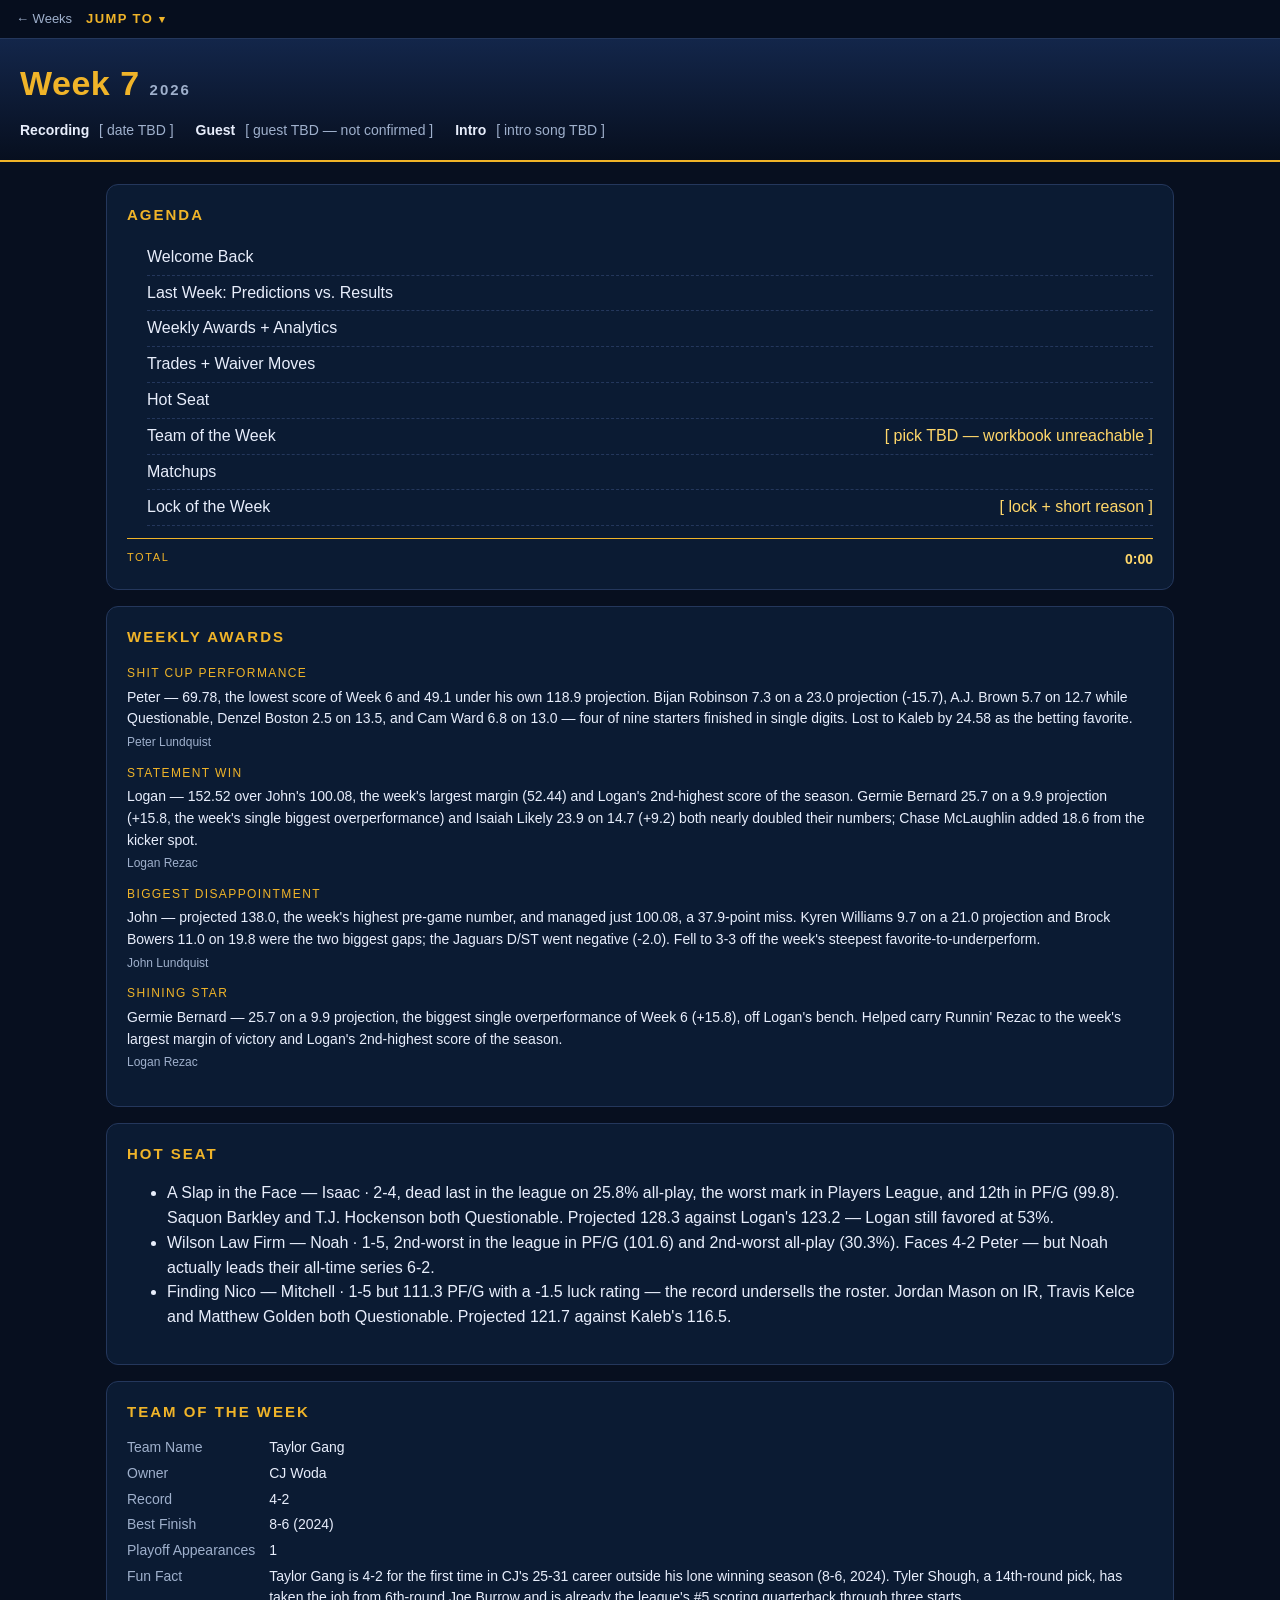
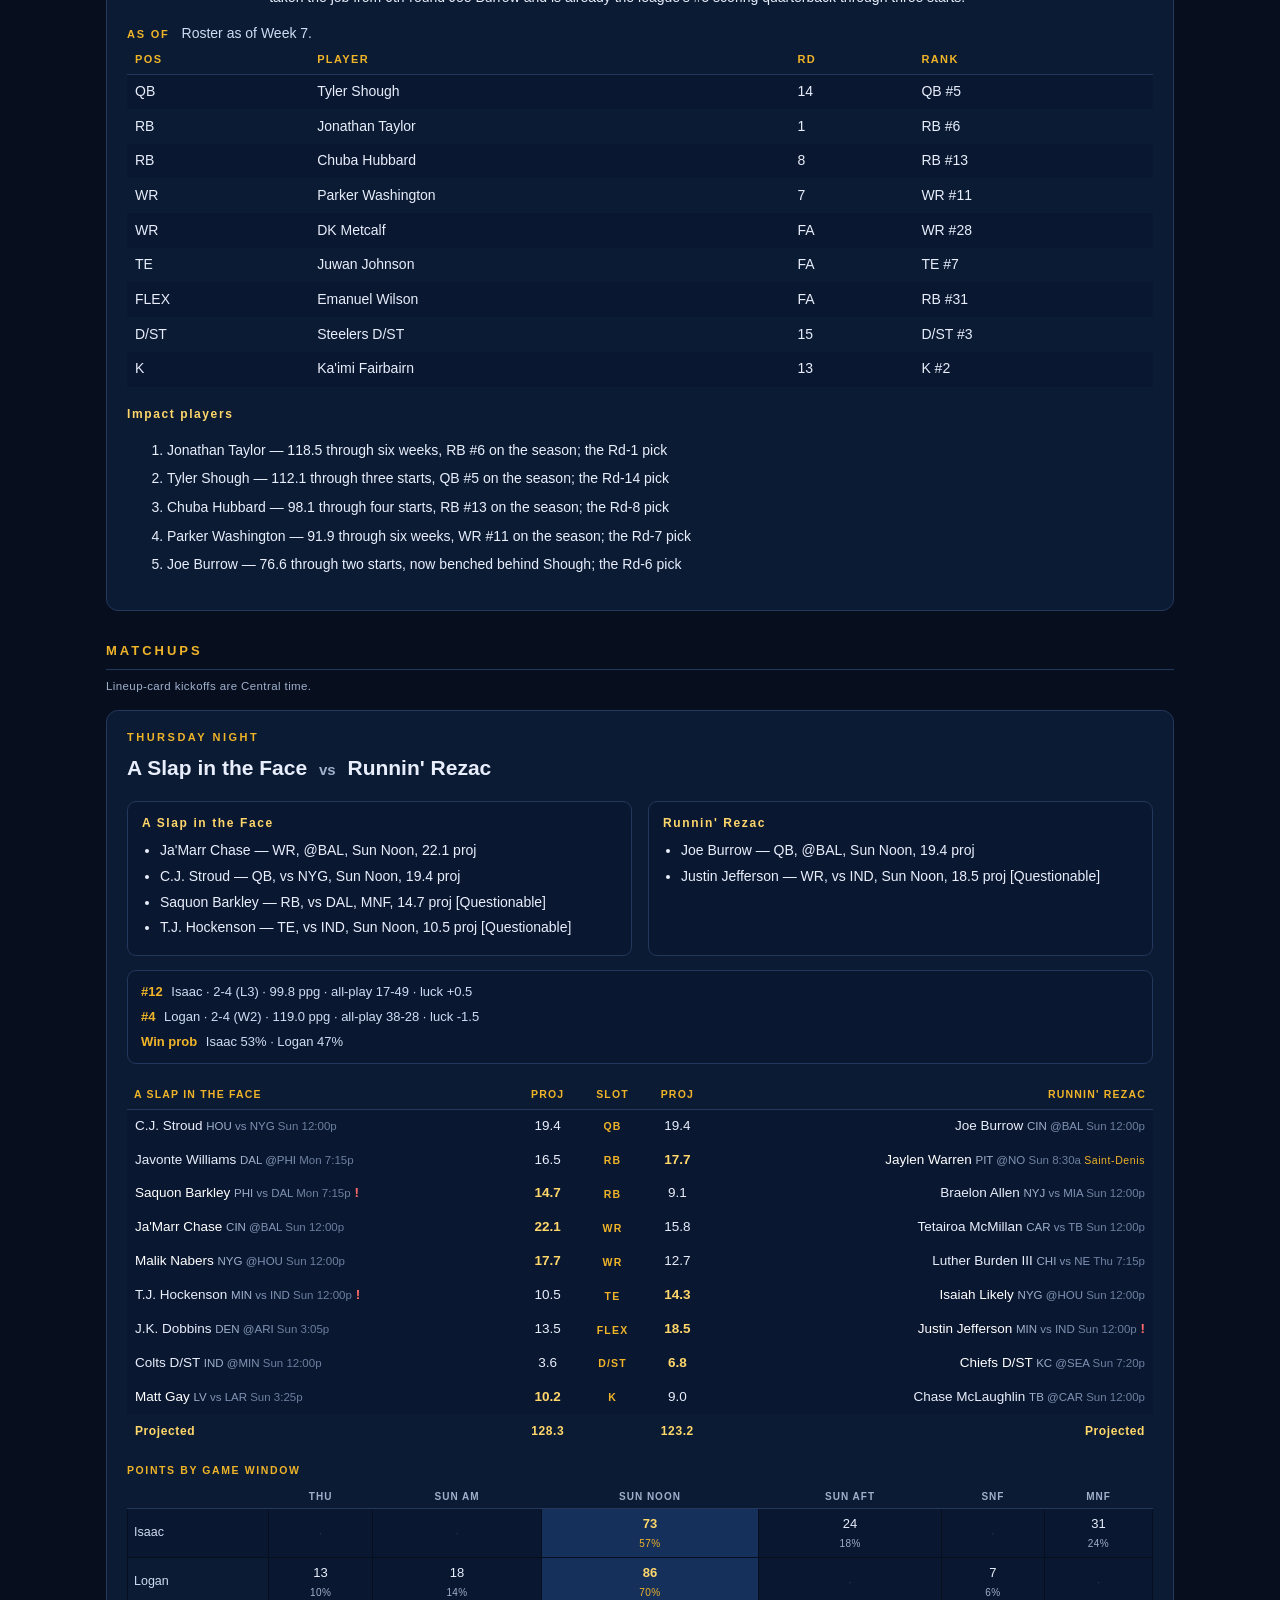
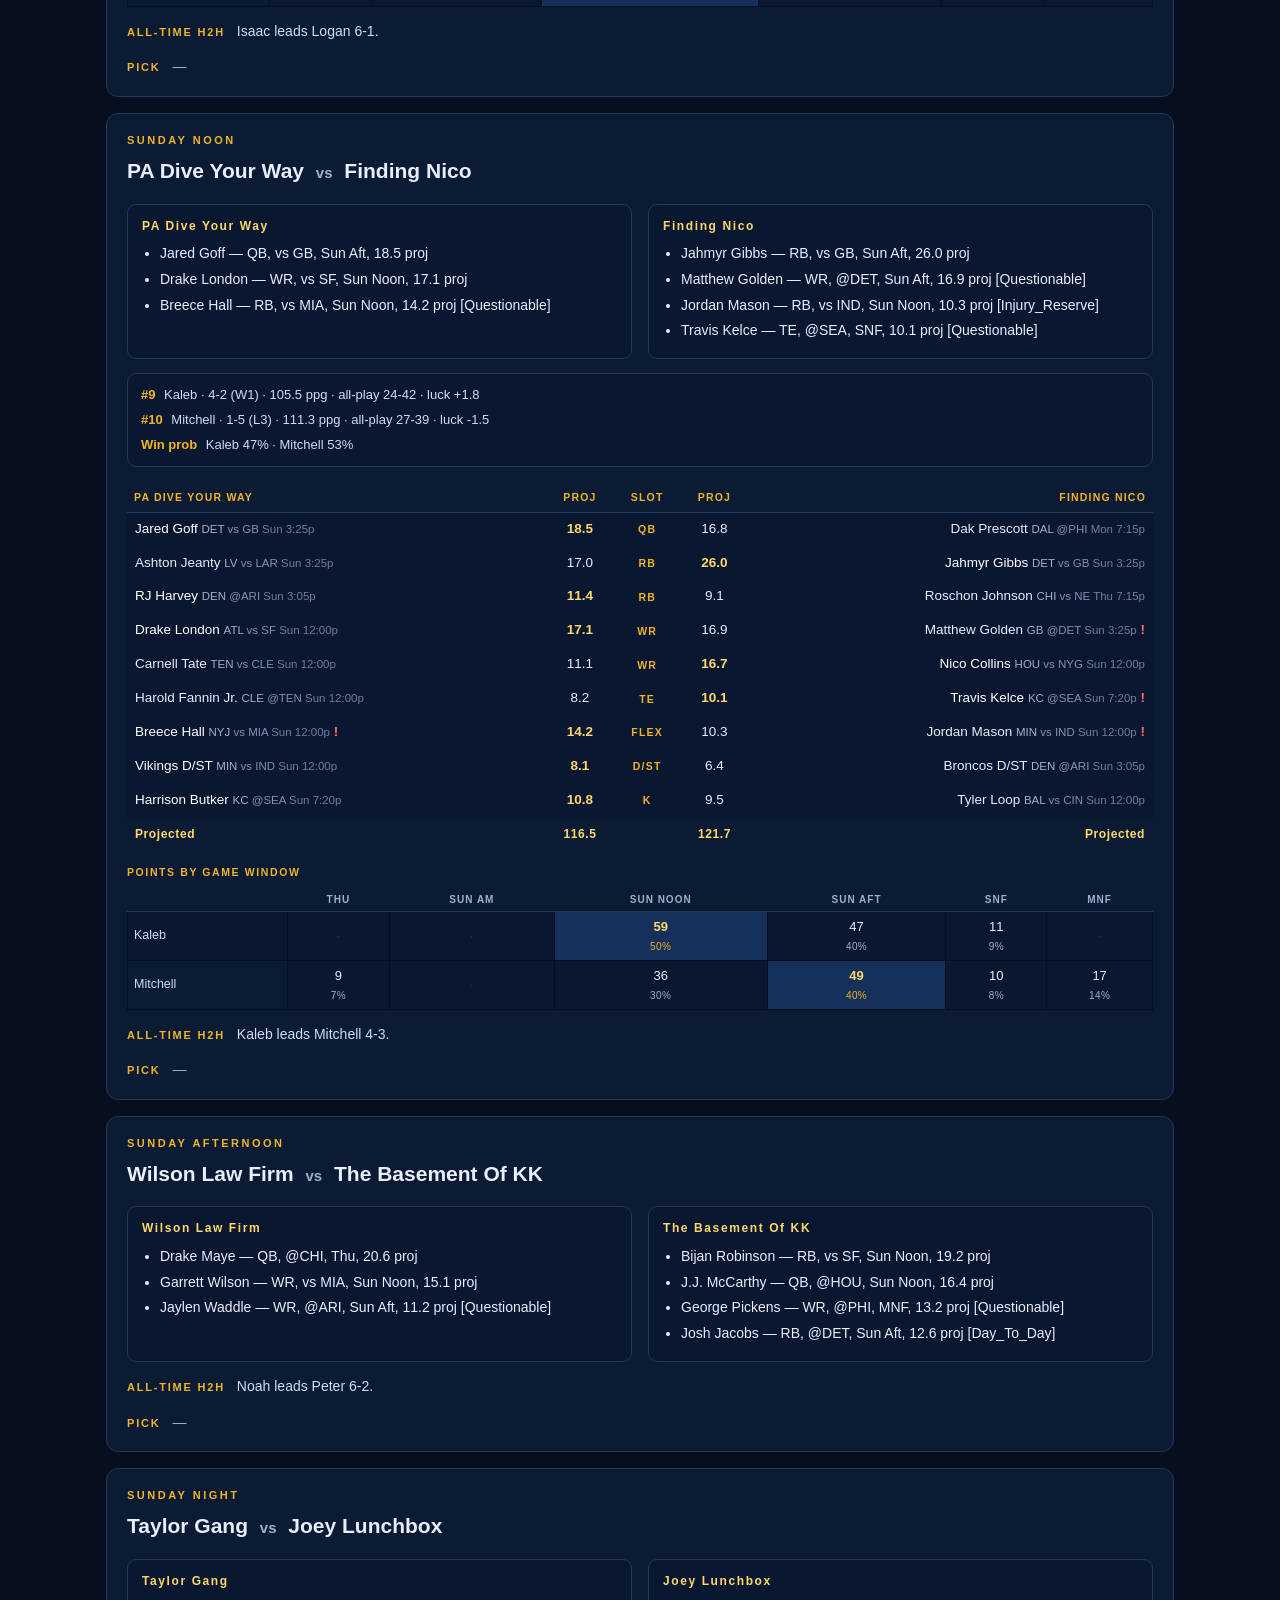
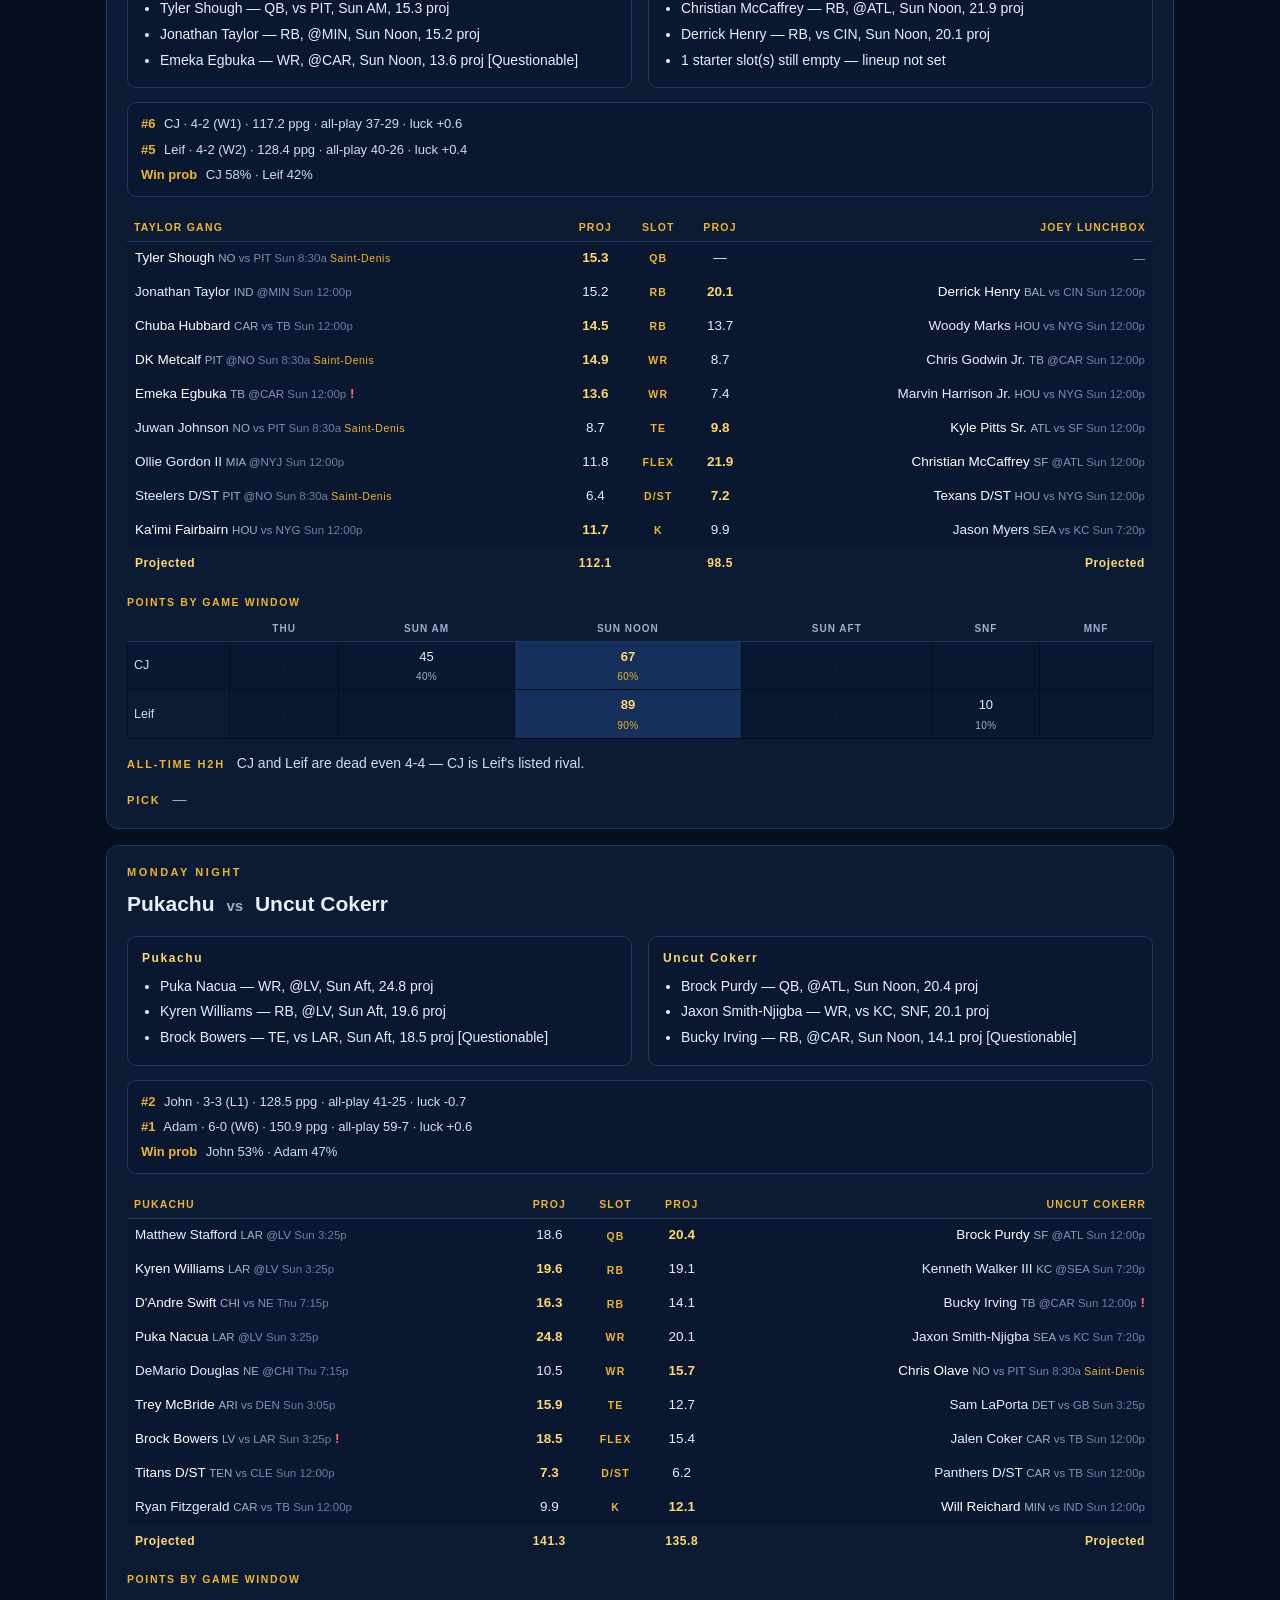
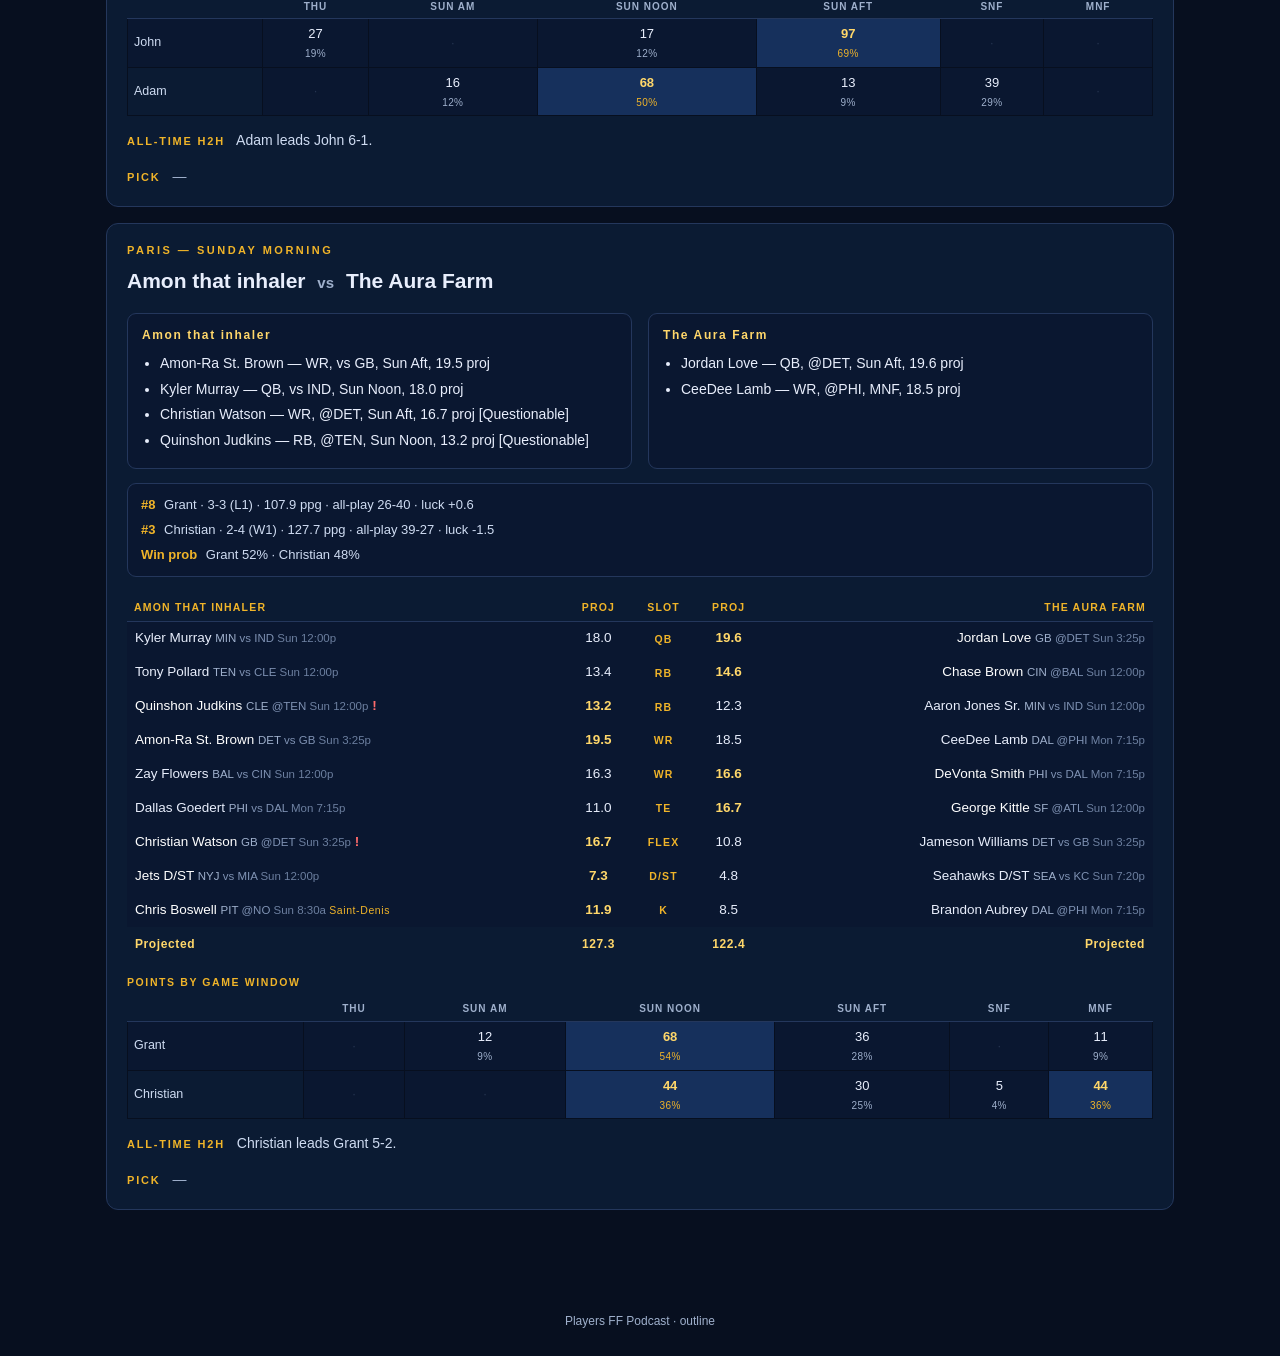
<file: week-07.html>
<!doctype html><html lang="en"><head><meta charset="utf-8">
<meta name="viewport" content="width=device-width,initial-scale=1">
<meta name="robots" content="noindex,nofollow">
<title>Week 7 — Players FF Podcast Outline</title>
<link rel="stylesheet" href="style.css?v=c7a4433166c"></head><body>
<div class="bar"><a class="back" href="index.html">← Weeks</a>
<details class="menu"><summary>Jump to<span class="car">▾</span></summary><nav>
<a href="#agenda">Agenda</a>
<a href="#awards">Weekly Awards</a>
<a href="#hotseat">Hot Seat</a>
<a href="#totw">Team of the Week</a>
<a href="#a-slap-in-the-face-runnin-rezac">Thursday Night · A Slap in the Face v Runnin&#x27; Rezac</a>
<a href="#pa-dive-your-way-finding-nico">Sunday Noon · PA Dive Your Way v Finding Nico</a>
<a href="#wilson-law-firm-the-basement-of-kk">Sunday Afternoon · Wilson Law Firm v The Basement Of KK</a>
<a href="#taylor-gang-joey-lunchbox">Sunday Night · Taylor Gang v Joey Lunchbox</a>
<a href="#pukachu-uncut-cokerr">Monday Night · Pukachu v Uncut Cokerr</a>
<a href="#amon-that-inhaler-the-aura-farm">Paris — Sunday Morning · Amon that inhaler v The Aura Farm</a>
</nav></details></div>
<header class="top">
<h1>Week 7<span class="yr">2026</span></h1>
<div class="meta">
<span><b>Recording</b> [ date TBD ]</span>
<span><b>Guest</b> [ guest TBD — not confirmed ]</span>
<span><b>Intro</b> [ intro song TBD ]</span>
</div></header><main>
<section id="agenda" class="card agenda"><h2>Agenda</h2><ol>
<li><span>Welcome Back</span><em></em></li>
<li><span>Last Week: Predictions vs. Results</span><em></em></li>
<li><span>Weekly Awards + Analytics</span><em></em></li>
<li><span>Trades + Waiver Moves</span><em></em></li>
<li><span>Hot Seat</span><em></em></li>
<li><span>Team of the Week</span><em>[ pick TBD — workbook unreachable ]</em></li>
<li><span>Matchups</span><em></em></li>
<li><span>Lock of the Week</span><em>[ lock + short reason ]</em></li>
</ol>
<p class="total"><span>Total</span><em>0:00</em></p>
</section>
<section id="awards" class="card"><h2>Weekly Awards</h2><dl class="awards">
<dt>Shit Cup Performance</dt><dd>Peter — 69.78, the lowest score of Week 6 and 49.1 under his own 118.9 projection. Bijan Robinson 7.3 on a 23.0 projection (-15.7), A.J. Brown 5.7 on 12.7 while Questionable, Denzel Boston 2.5 on 13.5, and Cam Ward 6.8 on 13.0 — four of nine starters finished in single digits. Lost to Kaleb by 24.58 as the betting favorite.<span class="who">Peter Lundquist</span></dd>
<dt>Statement Win</dt><dd>Logan — 152.52 over John&#x27;s 100.08, the week&#x27;s largest margin (52.44) and Logan&#x27;s 2nd-highest score of the season. Germie Bernard 25.7 on a 9.9 projection (+15.8, the week&#x27;s single biggest overperformance) and Isaiah Likely 23.9 on 14.7 (+9.2) both nearly doubled their numbers; Chase McLaughlin added 18.6 from the kicker spot.<span class="who">Logan Rezac</span></dd>
<dt>Biggest Disappointment</dt><dd>John — projected 138.0, the week&#x27;s highest pre-game number, and managed just 100.08, a 37.9-point miss. Kyren Williams 9.7 on a 21.0 projection and Brock Bowers 11.0 on 19.8 were the two biggest gaps; the Jaguars D/ST went negative (-2.0). Fell to 3-3 off the week&#x27;s steepest favorite-to-underperform.<span class="who">John Lundquist</span></dd>
<dt>Shining Star</dt><dd>Germie Bernard — 25.7 on a 9.9 projection, the biggest single overperformance of Week 6 (+15.8), off Logan&#x27;s bench. Helped carry Runnin&#x27; Rezac to the week&#x27;s largest margin of victory and Logan&#x27;s 2nd-highest score of the season.<span class="who">Logan Rezac</span></dd>
</dl></section>
<section id="hotseat" class="card"><h2>Hot Seat</h2><ul>
<li>A Slap in the Face — Isaac · 2-4, dead last in the league on 25.8% all-play, the worst mark in Players League, and 12th in PF/G (99.8). Saquon Barkley and T.J. Hockenson both Questionable. Projected 128.3 against Logan&#x27;s 123.2 — Logan still favored at 53%.</li>
<li>Wilson Law Firm — Noah · 1-5, 2nd-worst in the league in PF/G (101.6) and 2nd-worst all-play (30.3%). Faces 4-2 Peter — but Noah actually leads their all-time series 6-2.</li>
<li>Finding Nico — Mitchell · 1-5 but 111.3 PF/G with a -1.5 luck rating — the record undersells the roster. Jordan Mason on IR, Travis Kelce and Matthew Golden both Questionable. Projected 121.7 against Kaleb&#x27;s 116.5.</li>
</ul></section>
<section id="totw" class="card"><h2>Team of the Week</h2>
<dl class="kv">
<dt>Team Name</dt><dd>Taylor Gang</dd>
<dt>Owner</dt><dd>CJ Woda</dd>
<dt>Record</dt><dd>4-2</dd>
<dt>Best Finish</dt><dd>8-6 (2024)</dd>
<dt>Playoff Appearances</dt><dd>1</dd>
<dt>Fun Fact</dt><dd>Taylor Gang is 4-2 for the first time in CJ&#x27;s 25-31 career outside his lone winning season (8-6, 2024). Tyler Shough, a 14th-round pick, has taken the job from 6th-round Joe Burrow and is already the league&#x27;s #5 scoring quarterback through three starts.</dd>
</dl>
<p class="h2h"><b>As of</b> Roster as of Week 7.</p>
<table><thead><tr><th>Pos</th><th>Player</th><th>Rd</th><th>Rank</th></tr></thead><tbody>
<tr><td>QB</td><td>Tyler Shough</td><td>14</td><td>QB #5</td></tr>
<tr><td>RB</td><td>Jonathan Taylor</td><td>1</td><td>RB #6</td></tr>
<tr><td>RB</td><td>Chuba Hubbard</td><td>8</td><td>RB #13</td></tr>
<tr><td>WR</td><td>Parker Washington</td><td>7</td><td>WR #11</td></tr>
<tr><td>WR</td><td>DK Metcalf</td><td>FA</td><td>WR #28</td></tr>
<tr><td>TE</td><td>Juwan Johnson</td><td>FA</td><td>TE #7</td></tr>
<tr><td>FLEX</td><td>Emanuel Wilson</td><td>FA</td><td>RB #31</td></tr>
<tr><td>D/ST</td><td>Steelers D/ST</td><td>15</td><td>D/ST #3</td></tr>
<tr><td>K</td><td>Ka&#x27;imi Fairbairn</td><td>13</td><td>K #2</td></tr>
</tbody></table>
<h4>Impact players</h4><ol class="impact">
<li>Jonathan Taylor — 118.5 through six weeks, RB #6 on the season; the Rd-1 pick</li>
<li>Tyler Shough — 112.1 through three starts, QB #5 on the season; the Rd-14 pick</li>
<li>Chuba Hubbard — 98.1 through four starts, RB #13 on the season; the Rd-8 pick</li>
<li>Parker Washington — 91.9 through six weeks, WR #11 on the season; the Rd-7 pick</li>
<li>Joe Burrow — 76.6 through two starts, now benched behind Shough; the Rd-6 pick</li>
</ol>
</section>
<h2 class="hdr">Matchups</h2>
<p class="tznote">Lineup-card kickoffs are Central time.</p>
<section id="a-slap-in-the-face-runnin-rezac" class="card game">
<div class="slot">THURSDAY NIGHT</div>
<h3>A Slap in the Face <i>vs</i> Runnin&#x27; Rezac</h3>
<div class="teams">
<div class="team"><h4>A Slap in the Face</h4><ul>
<li>Ja&#x27;Marr Chase — WR, @BAL, Sun Noon, 22.1 proj</li>
<li>C.J. Stroud — QB, vs NYG, Sun Noon, 19.4 proj</li>
<li>Saquon Barkley — RB, vs DAL, MNF, 14.7 proj [Questionable]</li>
<li>T.J. Hockenson — TE, vs IND, Sun Noon, 10.5 proj [Questionable]</li>
</ul></div>
<div class="team"><h4>Runnin&#x27; Rezac</h4><ul>
<li>Joe Burrow — QB, @BAL, Sun Noon, 19.4 proj</li>
<li>Justin Jefferson — WR, vs IND, Sun Noon, 18.5 proj [Questionable]</li>
</ul></div>
</div>
<div class="form">
<div><b>#12</b> Isaac · 2-4 (L3) · 99.8 ppg · all-play 17-49 · luck +0.5</div>
<div><b>#4</b> Logan · 2-4 (W2) · 119.0 ppg · all-play 38-28 · luck -1.5</div>
<div><b>Win prob</b> Isaac 53% · Logan 47%</div>
</div>
<table class="lc"><thead><tr>
<th class="l">A Slap in the Face</th><th class="c">Proj</th><th class="c">Slot</th><th class="c">Proj</th><th class="r">Runnin&#x27; Rezac</th></tr></thead><tbody>
<tr><td class="l">C.J. Stroud <span class="dim">HOU <span class="opp">vs NYG <span class="kick">Sun 12:00p</span></span></span></td><td class="c">19.4</td><td class="c slotc">QB</td><td class="c">19.4</td><td class="r">Joe Burrow <span class="dim">CIN <span class="opp">@BAL <span class="kick">Sun 12:00p</span></span></span></td></tr>
<tr><td class="l">Javonte Williams <span class="dim">DAL <span class="opp">@PHI <span class="kick">Mon 7:15p</span></span></span></td><td class="c">16.5</td><td class="c slotc">RB</td><td class="c win">17.7</td><td class="r win">Jaylen Warren <span class="dim">PIT <span class="opp">@NO <span class="kick">Sun 8:30a</span> <span class="intl">Saint-Denis</span></span></span></td></tr>
<tr><td class="l win">Saquon Barkley <span class="dim">PHI <span class="opp">vs DAL <span class="kick">Mon 7:15p</span></span></span> <i class="inj" title="QUESTIONABLE">!</i></td><td class="c win">14.7</td><td class="c slotc">RB</td><td class="c">9.1</td><td class="r">Braelon Allen <span class="dim">NYJ <span class="opp">vs MIA <span class="kick">Sun 12:00p</span></span></span></td></tr>
<tr><td class="l win">Ja&#x27;Marr Chase <span class="dim">CIN <span class="opp">@BAL <span class="kick">Sun 12:00p</span></span></span></td><td class="c win">22.1</td><td class="c slotc">WR</td><td class="c">15.8</td><td class="r">Tetairoa McMillan <span class="dim">CAR <span class="opp">vs TB <span class="kick">Sun 12:00p</span></span></span></td></tr>
<tr><td class="l win">Malik Nabers <span class="dim">NYG <span class="opp">@HOU <span class="kick">Sun 12:00p</span></span></span></td><td class="c win">17.7</td><td class="c slotc">WR</td><td class="c">12.7</td><td class="r">Luther Burden III <span class="dim">CHI <span class="opp">vs NE <span class="kick">Thu 7:15p</span></span></span></td></tr>
<tr><td class="l">T.J. Hockenson <span class="dim">MIN <span class="opp">vs IND <span class="kick">Sun 12:00p</span></span></span> <i class="inj" title="QUESTIONABLE">!</i></td><td class="c">10.5</td><td class="c slotc">TE</td><td class="c win">14.3</td><td class="r win">Isaiah Likely <span class="dim">NYG <span class="opp">@HOU <span class="kick">Sun 12:00p</span></span></span></td></tr>
<tr><td class="l">J.K. Dobbins <span class="dim">DEN <span class="opp">@ARI <span class="kick">Sun 3:05p</span></span></span></td><td class="c">13.5</td><td class="c slotc">FLEX</td><td class="c win">18.5</td><td class="r win">Justin Jefferson <span class="dim">MIN <span class="opp">vs IND <span class="kick">Sun 12:00p</span></span></span> <i class="inj" title="QUESTIONABLE">!</i></td></tr>
<tr><td class="l">Colts D/ST <span class="dim">IND <span class="opp">@MIN <span class="kick">Sun 12:00p</span></span></span></td><td class="c">3.6</td><td class="c slotc">D/ST</td><td class="c win">6.8</td><td class="r win">Chiefs D/ST <span class="dim">KC <span class="opp">@SEA <span class="kick">Sun 7:20p</span></span></span></td></tr>
<tr><td class="l win">Matt Gay <span class="dim">LV <span class="opp">vs LAR <span class="kick">Sun 3:25p</span></span></span></td><td class="c win">10.2</td><td class="c slotc">K</td><td class="c">9.0</td><td class="r">Chase McLaughlin <span class="dim">TB <span class="opp">@CAR <span class="kick">Sun 12:00p</span></span></span></td></tr>
<tr class="tot"><td class="l">Projected</td><td class="c">128.3</td><td class="c"></td><td class="c">123.2</td><td class="r">Projected</td></tr>
</tbody></table>
<div class="win"><h5>Points by game window</h5><table class="wt"><thead><tr><th></th>
<th>Thu</th>
<th>Sun AM</th>
<th>Sun Noon</th>
<th>Sun Aft</th>
<th>SNF</th>
<th>MNF</th>
</tr></thead><tbody>
<tr><td class="who">Isaac</td>
<td class="zero">·</td>
<td class="zero">·</td>
<td class="hot">73<span class="pct">57%</span></td>
<td class="">24<span class="pct">18%</span></td>
<td class="zero">·</td>
<td class="">31<span class="pct">24%</span></td>
</tr>
<tr><td class="who">Logan</td>
<td class="">13<span class="pct">10%</span></td>
<td class="">18<span class="pct">14%</span></td>
<td class="hot">86<span class="pct">70%</span></td>
<td class="zero">·</td>
<td class="">7<span class="pct">6%</span></td>
<td class="zero">·</td>
</tr>
</tbody></table></div>
<p class="h2h"><b>All-time H2H</b> Isaac leads Logan 6-1.</p>
<p class="pick"><b>Pick</b> <span class="blank">—</span></p>
</section>
<section id="pa-dive-your-way-finding-nico" class="card game">
<div class="slot">SUNDAY NOON</div>
<h3>PA Dive Your Way <i>vs</i> Finding Nico</h3>
<div class="teams">
<div class="team"><h4>PA Dive Your Way</h4><ul>
<li>Jared Goff — QB, vs GB, Sun Aft, 18.5 proj</li>
<li>Drake London — WR, vs SF, Sun Noon, 17.1 proj</li>
<li>Breece Hall — RB, vs MIA, Sun Noon, 14.2 proj [Questionable]</li>
</ul></div>
<div class="team"><h4>Finding Nico</h4><ul>
<li>Jahmyr Gibbs — RB, vs GB, Sun Aft, 26.0 proj</li>
<li>Matthew Golden — WR, @DET, Sun Aft, 16.9 proj [Questionable]</li>
<li>Jordan Mason — RB, vs IND, Sun Noon, 10.3 proj [Injury_Reserve]</li>
<li>Travis Kelce — TE, @SEA, SNF, 10.1 proj [Questionable]</li>
</ul></div>
</div>
<div class="form">
<div><b>#9</b> Kaleb · 4-2 (W1) · 105.5 ppg · all-play 24-42 · luck +1.8</div>
<div><b>#10</b> Mitchell · 1-5 (L3) · 111.3 ppg · all-play 27-39 · luck -1.5</div>
<div><b>Win prob</b> Kaleb 47% · Mitchell 53%</div>
</div>
<table class="lc"><thead><tr>
<th class="l">PA Dive Your Way</th><th class="c">Proj</th><th class="c">Slot</th><th class="c">Proj</th><th class="r">Finding Nico</th></tr></thead><tbody>
<tr><td class="l win">Jared Goff <span class="dim">DET <span class="opp">vs GB <span class="kick">Sun 3:25p</span></span></span></td><td class="c win">18.5</td><td class="c slotc">QB</td><td class="c">16.8</td><td class="r">Dak Prescott <span class="dim">DAL <span class="opp">@PHI <span class="kick">Mon 7:15p</span></span></span></td></tr>
<tr><td class="l">Ashton Jeanty <span class="dim">LV <span class="opp">vs LAR <span class="kick">Sun 3:25p</span></span></span></td><td class="c">17.0</td><td class="c slotc">RB</td><td class="c win">26.0</td><td class="r win">Jahmyr Gibbs <span class="dim">DET <span class="opp">vs GB <span class="kick">Sun 3:25p</span></span></span></td></tr>
<tr><td class="l win">RJ Harvey <span class="dim">DEN <span class="opp">@ARI <span class="kick">Sun 3:05p</span></span></span></td><td class="c win">11.4</td><td class="c slotc">RB</td><td class="c">9.1</td><td class="r">Roschon Johnson <span class="dim">CHI <span class="opp">vs NE <span class="kick">Thu 7:15p</span></span></span></td></tr>
<tr><td class="l win">Drake London <span class="dim">ATL <span class="opp">vs SF <span class="kick">Sun 12:00p</span></span></span></td><td class="c win">17.1</td><td class="c slotc">WR</td><td class="c">16.9</td><td class="r">Matthew Golden <span class="dim">GB <span class="opp">@DET <span class="kick">Sun 3:25p</span></span></span> <i class="inj" title="QUESTIONABLE">!</i></td></tr>
<tr><td class="l">Carnell Tate <span class="dim">TEN <span class="opp">vs CLE <span class="kick">Sun 12:00p</span></span></span></td><td class="c">11.1</td><td class="c slotc">WR</td><td class="c win">16.7</td><td class="r win">Nico Collins <span class="dim">HOU <span class="opp">vs NYG <span class="kick">Sun 12:00p</span></span></span></td></tr>
<tr><td class="l">Harold Fannin Jr. <span class="dim">CLE <span class="opp">@TEN <span class="kick">Sun 12:00p</span></span></span></td><td class="c">8.2</td><td class="c slotc">TE</td><td class="c win">10.1</td><td class="r win">Travis Kelce <span class="dim">KC <span class="opp">@SEA <span class="kick">Sun 7:20p</span></span></span> <i class="inj" title="QUESTIONABLE">!</i></td></tr>
<tr><td class="l win">Breece Hall <span class="dim">NYJ <span class="opp">vs MIA <span class="kick">Sun 12:00p</span></span></span> <i class="inj" title="QUESTIONABLE">!</i></td><td class="c win">14.2</td><td class="c slotc">FLEX</td><td class="c">10.3</td><td class="r">Jordan Mason <span class="dim">MIN <span class="opp">vs IND <span class="kick">Sun 12:00p</span></span></span> <i class="inj" title="INJURY_RESERVE">!</i></td></tr>
<tr><td class="l win">Vikings D/ST <span class="dim">MIN <span class="opp">vs IND <span class="kick">Sun 12:00p</span></span></span></td><td class="c win">8.1</td><td class="c slotc">D/ST</td><td class="c">6.4</td><td class="r">Broncos D/ST <span class="dim">DEN <span class="opp">@ARI <span class="kick">Sun 3:05p</span></span></span></td></tr>
<tr><td class="l win">Harrison Butker <span class="dim">KC <span class="opp">@SEA <span class="kick">Sun 7:20p</span></span></span></td><td class="c win">10.8</td><td class="c slotc">K</td><td class="c">9.5</td><td class="r">Tyler Loop <span class="dim">BAL <span class="opp">vs CIN <span class="kick">Sun 12:00p</span></span></span></td></tr>
<tr class="tot"><td class="l">Projected</td><td class="c">116.5</td><td class="c"></td><td class="c">121.7</td><td class="r">Projected</td></tr>
</tbody></table>
<div class="win"><h5>Points by game window</h5><table class="wt"><thead><tr><th></th>
<th>Thu</th>
<th>Sun AM</th>
<th>Sun Noon</th>
<th>Sun Aft</th>
<th>SNF</th>
<th>MNF</th>
</tr></thead><tbody>
<tr><td class="who">Kaleb</td>
<td class="zero">·</td>
<td class="zero">·</td>
<td class="hot">59<span class="pct">50%</span></td>
<td class="">47<span class="pct">40%</span></td>
<td class="">11<span class="pct">9%</span></td>
<td class="zero">·</td>
</tr>
<tr><td class="who">Mitchell</td>
<td class="">9<span class="pct">7%</span></td>
<td class="zero">·</td>
<td class="">36<span class="pct">30%</span></td>
<td class="hot">49<span class="pct">40%</span></td>
<td class="">10<span class="pct">8%</span></td>
<td class="">17<span class="pct">14%</span></td>
</tr>
</tbody></table></div>
<p class="h2h"><b>All-time H2H</b> Kaleb leads Mitchell 4-3.</p>
<p class="pick"><b>Pick</b> <span class="blank">—</span></p>
</section>
<section id="wilson-law-firm-the-basement-of-kk" class="card game">
<div class="slot">SUNDAY AFTERNOON</div>
<h3>Wilson Law Firm <i>vs</i> The Basement Of KK</h3>
<div class="teams">
<div class="team"><h4>Wilson Law Firm</h4><ul>
<li>Drake Maye — QB, @CHI, Thu, 20.6 proj</li>
<li>Garrett Wilson — WR, vs MIA, Sun Noon, 15.1 proj</li>
<li>Jaylen Waddle — WR, @ARI, Sun Aft, 11.2 proj [Questionable]</li>
</ul></div>
<div class="team"><h4>The Basement Of KK</h4><ul>
<li>Bijan Robinson — RB, vs SF, Sun Noon, 19.2 proj</li>
<li>J.J. McCarthy — QB, @HOU, Sun Noon, 16.4 proj</li>
<li>George Pickens — WR, @PHI, MNF, 13.2 proj [Questionable]</li>
<li>Josh Jacobs — RB, @DET, Sun Aft, 12.6 proj [Day_To_Day]</li>
</ul></div>
</div>
<p class="h2h"><b>All-time H2H</b> Noah leads Peter 6-2.</p>
<p class="pick"><b>Pick</b> <span class="blank">—</span></p>
</section>
<section id="taylor-gang-joey-lunchbox" class="card game">
<div class="slot">SUNDAY NIGHT</div>
<h3>Taylor Gang <i>vs</i> Joey Lunchbox</h3>
<div class="teams">
<div class="team"><h4>Taylor Gang</h4><ul>
<li>Tyler Shough — QB, vs PIT, Sun AM, 15.3 proj</li>
<li>Jonathan Taylor — RB, @MIN, Sun Noon, 15.2 proj</li>
<li>Emeka Egbuka — WR, @CAR, Sun Noon, 13.6 proj [Questionable]</li>
</ul></div>
<div class="team"><h4>Joey Lunchbox</h4><ul>
<li>Christian McCaffrey — RB, @ATL, Sun Noon, 21.9 proj</li>
<li>Derrick Henry — RB, vs CIN, Sun Noon, 20.1 proj</li>
<li>1 starter slot(s) still empty — lineup not set</li>
</ul></div>
</div>
<div class="form">
<div><b>#6</b> CJ · 4-2 (W1) · 117.2 ppg · all-play 37-29 · luck +0.6</div>
<div><b>#5</b> Leif · 4-2 (W2) · 128.4 ppg · all-play 40-26 · luck +0.4</div>
<div><b>Win prob</b> CJ 58% · Leif 42%</div>
</div>
<table class="lc"><thead><tr>
<th class="l">Taylor Gang</th><th class="c">Proj</th><th class="c">Slot</th><th class="c">Proj</th><th class="r">Joey Lunchbox</th></tr></thead><tbody>
<tr><td class="l win">Tyler Shough <span class="dim">NO <span class="opp">vs PIT <span class="kick">Sun 8:30a</span> <span class="intl">Saint-Denis</span></span></span></td><td class="c win">15.3</td><td class="c slotc">QB</td><td class="c">—</td><td class="r"><span class="dim">—</span></td></tr>
<tr><td class="l">Jonathan Taylor <span class="dim">IND <span class="opp">@MIN <span class="kick">Sun 12:00p</span></span></span></td><td class="c">15.2</td><td class="c slotc">RB</td><td class="c win">20.1</td><td class="r win">Derrick Henry <span class="dim">BAL <span class="opp">vs CIN <span class="kick">Sun 12:00p</span></span></span></td></tr>
<tr><td class="l win">Chuba Hubbard <span class="dim">CAR <span class="opp">vs TB <span class="kick">Sun 12:00p</span></span></span></td><td class="c win">14.5</td><td class="c slotc">RB</td><td class="c">13.7</td><td class="r">Woody Marks <span class="dim">HOU <span class="opp">vs NYG <span class="kick">Sun 12:00p</span></span></span></td></tr>
<tr><td class="l win">DK Metcalf <span class="dim">PIT <span class="opp">@NO <span class="kick">Sun 8:30a</span> <span class="intl">Saint-Denis</span></span></span></td><td class="c win">14.9</td><td class="c slotc">WR</td><td class="c">8.7</td><td class="r">Chris Godwin Jr. <span class="dim">TB <span class="opp">@CAR <span class="kick">Sun 12:00p</span></span></span></td></tr>
<tr><td class="l win">Emeka Egbuka <span class="dim">TB <span class="opp">@CAR <span class="kick">Sun 12:00p</span></span></span> <i class="inj" title="QUESTIONABLE">!</i></td><td class="c win">13.6</td><td class="c slotc">WR</td><td class="c">7.4</td><td class="r">Marvin Harrison Jr. <span class="dim">HOU <span class="opp">vs NYG <span class="kick">Sun 12:00p</span></span></span></td></tr>
<tr><td class="l">Juwan Johnson <span class="dim">NO <span class="opp">vs PIT <span class="kick">Sun 8:30a</span> <span class="intl">Saint-Denis</span></span></span></td><td class="c">8.7</td><td class="c slotc">TE</td><td class="c win">9.8</td><td class="r win">Kyle Pitts Sr. <span class="dim">ATL <span class="opp">vs SF <span class="kick">Sun 12:00p</span></span></span></td></tr>
<tr><td class="l">Ollie Gordon II <span class="dim">MIA <span class="opp">@NYJ <span class="kick">Sun 12:00p</span></span></span></td><td class="c">11.8</td><td class="c slotc">FLEX</td><td class="c win">21.9</td><td class="r win">Christian McCaffrey <span class="dim">SF <span class="opp">@ATL <span class="kick">Sun 12:00p</span></span></span></td></tr>
<tr><td class="l">Steelers D/ST <span class="dim">PIT <span class="opp">@NO <span class="kick">Sun 8:30a</span> <span class="intl">Saint-Denis</span></span></span></td><td class="c">6.4</td><td class="c slotc">D/ST</td><td class="c win">7.2</td><td class="r win">Texans D/ST <span class="dim">HOU <span class="opp">vs NYG <span class="kick">Sun 12:00p</span></span></span></td></tr>
<tr><td class="l win">Ka&#x27;imi Fairbairn <span class="dim">HOU <span class="opp">vs NYG <span class="kick">Sun 12:00p</span></span></span></td><td class="c win">11.7</td><td class="c slotc">K</td><td class="c">9.9</td><td class="r">Jason Myers <span class="dim">SEA <span class="opp">vs KC <span class="kick">Sun 7:20p</span></span></span></td></tr>
<tr class="tot"><td class="l">Projected</td><td class="c">112.1</td><td class="c"></td><td class="c">98.5</td><td class="r">Projected</td></tr>
</tbody></table>
<div class="win"><h5>Points by game window</h5><table class="wt"><thead><tr><th></th>
<th>Thu</th>
<th>Sun AM</th>
<th>Sun Noon</th>
<th>Sun Aft</th>
<th>SNF</th>
<th>MNF</th>
</tr></thead><tbody>
<tr><td class="who">CJ</td>
<td class="zero">·</td>
<td class="">45<span class="pct">40%</span></td>
<td class="hot">67<span class="pct">60%</span></td>
<td class="zero">·</td>
<td class="zero">·</td>
<td class="zero">·</td>
</tr>
<tr><td class="who">Leif</td>
<td class="zero">·</td>
<td class="zero">·</td>
<td class="hot">89<span class="pct">90%</span></td>
<td class="zero">·</td>
<td class="">10<span class="pct">10%</span></td>
<td class="zero">·</td>
</tr>
</tbody></table></div>
<p class="h2h"><b>All-time H2H</b> CJ and Leif are dead even 4-4 — CJ is Leif&#x27;s listed rival.</p>
<p class="pick"><b>Pick</b> <span class="blank">—</span></p>
</section>
<section id="pukachu-uncut-cokerr" class="card game">
<div class="slot">MONDAY NIGHT</div>
<h3>Pukachu <i>vs</i> Uncut Cokerr</h3>
<div class="teams">
<div class="team"><h4>Pukachu</h4><ul>
<li>Puka Nacua — WR, @LV, Sun Aft, 24.8 proj</li>
<li>Kyren Williams — RB, @LV, Sun Aft, 19.6 proj</li>
<li>Brock Bowers — TE, vs LAR, Sun Aft, 18.5 proj [Questionable]</li>
</ul></div>
<div class="team"><h4>Uncut Cokerr</h4><ul>
<li>Brock Purdy — QB, @ATL, Sun Noon, 20.4 proj</li>
<li>Jaxon Smith-Njigba — WR, vs KC, SNF, 20.1 proj</li>
<li>Bucky Irving — RB, @CAR, Sun Noon, 14.1 proj [Questionable]</li>
</ul></div>
</div>
<div class="form">
<div><b>#2</b> John · 3-3 (L1) · 128.5 ppg · all-play 41-25 · luck -0.7</div>
<div><b>#1</b> Adam · 6-0 (W6) · 150.9 ppg · all-play 59-7 · luck +0.6</div>
<div><b>Win prob</b> John 53% · Adam 47%</div>
</div>
<table class="lc"><thead><tr>
<th class="l">Pukachu</th><th class="c">Proj</th><th class="c">Slot</th><th class="c">Proj</th><th class="r">Uncut Cokerr</th></tr></thead><tbody>
<tr><td class="l">Matthew Stafford <span class="dim">LAR <span class="opp">@LV <span class="kick">Sun 3:25p</span></span></span></td><td class="c">18.6</td><td class="c slotc">QB</td><td class="c win">20.4</td><td class="r win">Brock Purdy <span class="dim">SF <span class="opp">@ATL <span class="kick">Sun 12:00p</span></span></span></td></tr>
<tr><td class="l win">Kyren Williams <span class="dim">LAR <span class="opp">@LV <span class="kick">Sun 3:25p</span></span></span></td><td class="c win">19.6</td><td class="c slotc">RB</td><td class="c">19.1</td><td class="r">Kenneth Walker III <span class="dim">KC <span class="opp">@SEA <span class="kick">Sun 7:20p</span></span></span></td></tr>
<tr><td class="l win">D&#x27;Andre Swift <span class="dim">CHI <span class="opp">vs NE <span class="kick">Thu 7:15p</span></span></span></td><td class="c win">16.3</td><td class="c slotc">RB</td><td class="c">14.1</td><td class="r">Bucky Irving <span class="dim">TB <span class="opp">@CAR <span class="kick">Sun 12:00p</span></span></span> <i class="inj" title="QUESTIONABLE">!</i></td></tr>
<tr><td class="l win">Puka Nacua <span class="dim">LAR <span class="opp">@LV <span class="kick">Sun 3:25p</span></span></span></td><td class="c win">24.8</td><td class="c slotc">WR</td><td class="c">20.1</td><td class="r">Jaxon Smith-Njigba <span class="dim">SEA <span class="opp">vs KC <span class="kick">Sun 7:20p</span></span></span></td></tr>
<tr><td class="l">DeMario Douglas <span class="dim">NE <span class="opp">@CHI <span class="kick">Thu 7:15p</span></span></span></td><td class="c">10.5</td><td class="c slotc">WR</td><td class="c win">15.7</td><td class="r win">Chris Olave <span class="dim">NO <span class="opp">vs PIT <span class="kick">Sun 8:30a</span> <span class="intl">Saint-Denis</span></span></span></td></tr>
<tr><td class="l win">Trey McBride <span class="dim">ARI <span class="opp">vs DEN <span class="kick">Sun 3:05p</span></span></span></td><td class="c win">15.9</td><td class="c slotc">TE</td><td class="c">12.7</td><td class="r">Sam LaPorta <span class="dim">DET <span class="opp">vs GB <span class="kick">Sun 3:25p</span></span></span></td></tr>
<tr><td class="l win">Brock Bowers <span class="dim">LV <span class="opp">vs LAR <span class="kick">Sun 3:25p</span></span></span> <i class="inj" title="QUESTIONABLE">!</i></td><td class="c win">18.5</td><td class="c slotc">FLEX</td><td class="c">15.4</td><td class="r">Jalen Coker <span class="dim">CAR <span class="opp">vs TB <span class="kick">Sun 12:00p</span></span></span></td></tr>
<tr><td class="l win">Titans D/ST <span class="dim">TEN <span class="opp">vs CLE <span class="kick">Sun 12:00p</span></span></span></td><td class="c win">7.3</td><td class="c slotc">D/ST</td><td class="c">6.2</td><td class="r">Panthers D/ST <span class="dim">CAR <span class="opp">vs TB <span class="kick">Sun 12:00p</span></span></span></td></tr>
<tr><td class="l">Ryan Fitzgerald <span class="dim">CAR <span class="opp">vs TB <span class="kick">Sun 12:00p</span></span></span></td><td class="c">9.9</td><td class="c slotc">K</td><td class="c win">12.1</td><td class="r win">Will Reichard <span class="dim">MIN <span class="opp">vs IND <span class="kick">Sun 12:00p</span></span></span></td></tr>
<tr class="tot"><td class="l">Projected</td><td class="c">141.3</td><td class="c"></td><td class="c">135.8</td><td class="r">Projected</td></tr>
</tbody></table>
<div class="win"><h5>Points by game window</h5><table class="wt"><thead><tr><th></th>
<th>Thu</th>
<th>Sun AM</th>
<th>Sun Noon</th>
<th>Sun Aft</th>
<th>SNF</th>
<th>MNF</th>
</tr></thead><tbody>
<tr><td class="who">John</td>
<td class="">27<span class="pct">19%</span></td>
<td class="zero">·</td>
<td class="">17<span class="pct">12%</span></td>
<td class="hot">97<span class="pct">69%</span></td>
<td class="zero">·</td>
<td class="zero">·</td>
</tr>
<tr><td class="who">Adam</td>
<td class="zero">·</td>
<td class="">16<span class="pct">12%</span></td>
<td class="hot">68<span class="pct">50%</span></td>
<td class="">13<span class="pct">9%</span></td>
<td class="">39<span class="pct">29%</span></td>
<td class="zero">·</td>
</tr>
</tbody></table></div>
<p class="h2h"><b>All-time H2H</b> Adam leads John 6-1.</p>
<p class="pick"><b>Pick</b> <span class="blank">—</span></p>
</section>
<section id="amon-that-inhaler-the-aura-farm" class="card game">
<div class="slot">PARIS — SUNDAY MORNING</div>
<h3>Amon that inhaler <i>vs</i> The Aura Farm</h3>
<div class="teams">
<div class="team"><h4>Amon that inhaler</h4><ul>
<li>Amon-Ra St. Brown — WR, vs GB, Sun Aft, 19.5 proj</li>
<li>Kyler Murray — QB, vs IND, Sun Noon, 18.0 proj</li>
<li>Christian Watson — WR, @DET, Sun Aft, 16.7 proj [Questionable]</li>
<li>Quinshon Judkins — RB, @TEN, Sun Noon, 13.2 proj [Questionable]</li>
</ul></div>
<div class="team"><h4>The Aura Farm</h4><ul>
<li>Jordan Love — QB, @DET, Sun Aft, 19.6 proj</li>
<li>CeeDee Lamb — WR, @PHI, MNF, 18.5 proj</li>
</ul></div>
</div>
<div class="form">
<div><b>#8</b> Grant · 3-3 (L1) · 107.9 ppg · all-play 26-40 · luck +0.6</div>
<div><b>#3</b> Christian · 2-4 (W1) · 127.7 ppg · all-play 39-27 · luck -1.5</div>
<div><b>Win prob</b> Grant 52% · Christian 48%</div>
</div>
<table class="lc"><thead><tr>
<th class="l">Amon that inhaler</th><th class="c">Proj</th><th class="c">Slot</th><th class="c">Proj</th><th class="r">The Aura Farm</th></tr></thead><tbody>
<tr><td class="l">Kyler Murray <span class="dim">MIN <span class="opp">vs IND <span class="kick">Sun 12:00p</span></span></span></td><td class="c">18.0</td><td class="c slotc">QB</td><td class="c win">19.6</td><td class="r win">Jordan Love <span class="dim">GB <span class="opp">@DET <span class="kick">Sun 3:25p</span></span></span></td></tr>
<tr><td class="l">Tony Pollard <span class="dim">TEN <span class="opp">vs CLE <span class="kick">Sun 12:00p</span></span></span></td><td class="c">13.4</td><td class="c slotc">RB</td><td class="c win">14.6</td><td class="r win">Chase Brown <span class="dim">CIN <span class="opp">@BAL <span class="kick">Sun 12:00p</span></span></span></td></tr>
<tr><td class="l win">Quinshon Judkins <span class="dim">CLE <span class="opp">@TEN <span class="kick">Sun 12:00p</span></span></span> <i class="inj" title="QUESTIONABLE">!</i></td><td class="c win">13.2</td><td class="c slotc">RB</td><td class="c">12.3</td><td class="r">Aaron Jones Sr. <span class="dim">MIN <span class="opp">vs IND <span class="kick">Sun 12:00p</span></span></span></td></tr>
<tr><td class="l win">Amon-Ra St. Brown <span class="dim">DET <span class="opp">vs GB <span class="kick">Sun 3:25p</span></span></span></td><td class="c win">19.5</td><td class="c slotc">WR</td><td class="c">18.5</td><td class="r">CeeDee Lamb <span class="dim">DAL <span class="opp">@PHI <span class="kick">Mon 7:15p</span></span></span></td></tr>
<tr><td class="l">Zay Flowers <span class="dim">BAL <span class="opp">vs CIN <span class="kick">Sun 12:00p</span></span></span></td><td class="c">16.3</td><td class="c slotc">WR</td><td class="c win">16.6</td><td class="r win">DeVonta Smith <span class="dim">PHI <span class="opp">vs DAL <span class="kick">Mon 7:15p</span></span></span></td></tr>
<tr><td class="l">Dallas Goedert <span class="dim">PHI <span class="opp">vs DAL <span class="kick">Mon 7:15p</span></span></span></td><td class="c">11.0</td><td class="c slotc">TE</td><td class="c win">16.7</td><td class="r win">George Kittle <span class="dim">SF <span class="opp">@ATL <span class="kick">Sun 12:00p</span></span></span></td></tr>
<tr><td class="l win">Christian Watson <span class="dim">GB <span class="opp">@DET <span class="kick">Sun 3:25p</span></span></span> <i class="inj" title="QUESTIONABLE">!</i></td><td class="c win">16.7</td><td class="c slotc">FLEX</td><td class="c">10.8</td><td class="r">Jameson Williams <span class="dim">DET <span class="opp">vs GB <span class="kick">Sun 3:25p</span></span></span></td></tr>
<tr><td class="l win">Jets D/ST <span class="dim">NYJ <span class="opp">vs MIA <span class="kick">Sun 12:00p</span></span></span></td><td class="c win">7.3</td><td class="c slotc">D/ST</td><td class="c">4.8</td><td class="r">Seahawks D/ST <span class="dim">SEA <span class="opp">vs KC <span class="kick">Sun 7:20p</span></span></span></td></tr>
<tr><td class="l win">Chris Boswell <span class="dim">PIT <span class="opp">@NO <span class="kick">Sun 8:30a</span> <span class="intl">Saint-Denis</span></span></span></td><td class="c win">11.9</td><td class="c slotc">K</td><td class="c">8.5</td><td class="r">Brandon Aubrey <span class="dim">DAL <span class="opp">@PHI <span class="kick">Mon 7:15p</span></span></span></td></tr>
<tr class="tot"><td class="l">Projected</td><td class="c">127.3</td><td class="c"></td><td class="c">122.4</td><td class="r">Projected</td></tr>
</tbody></table>
<div class="win"><h5>Points by game window</h5><table class="wt"><thead><tr><th></th>
<th>Thu</th>
<th>Sun AM</th>
<th>Sun Noon</th>
<th>Sun Aft</th>
<th>SNF</th>
<th>MNF</th>
</tr></thead><tbody>
<tr><td class="who">Grant</td>
<td class="zero">·</td>
<td class="">12<span class="pct">9%</span></td>
<td class="hot">68<span class="pct">54%</span></td>
<td class="">36<span class="pct">28%</span></td>
<td class="zero">·</td>
<td class="">11<span class="pct">9%</span></td>
</tr>
<tr><td class="who">Christian</td>
<td class="zero">·</td>
<td class="zero">·</td>
<td class="hot">44<span class="pct">36%</span></td>
<td class="">30<span class="pct">25%</span></td>
<td class="">5<span class="pct">4%</span></td>
<td class="hot">44<span class="pct">36%</span></td>
</tr>
</tbody></table></div>
<p class="h2h"><b>All-time H2H</b> Christian leads Grant 5-2.</p>
<p class="pick"><b>Pick</b> <span class="blank">—</span></p>
</section>
</main><footer>Players FF Podcast · outline</footer></body></html>
</file>
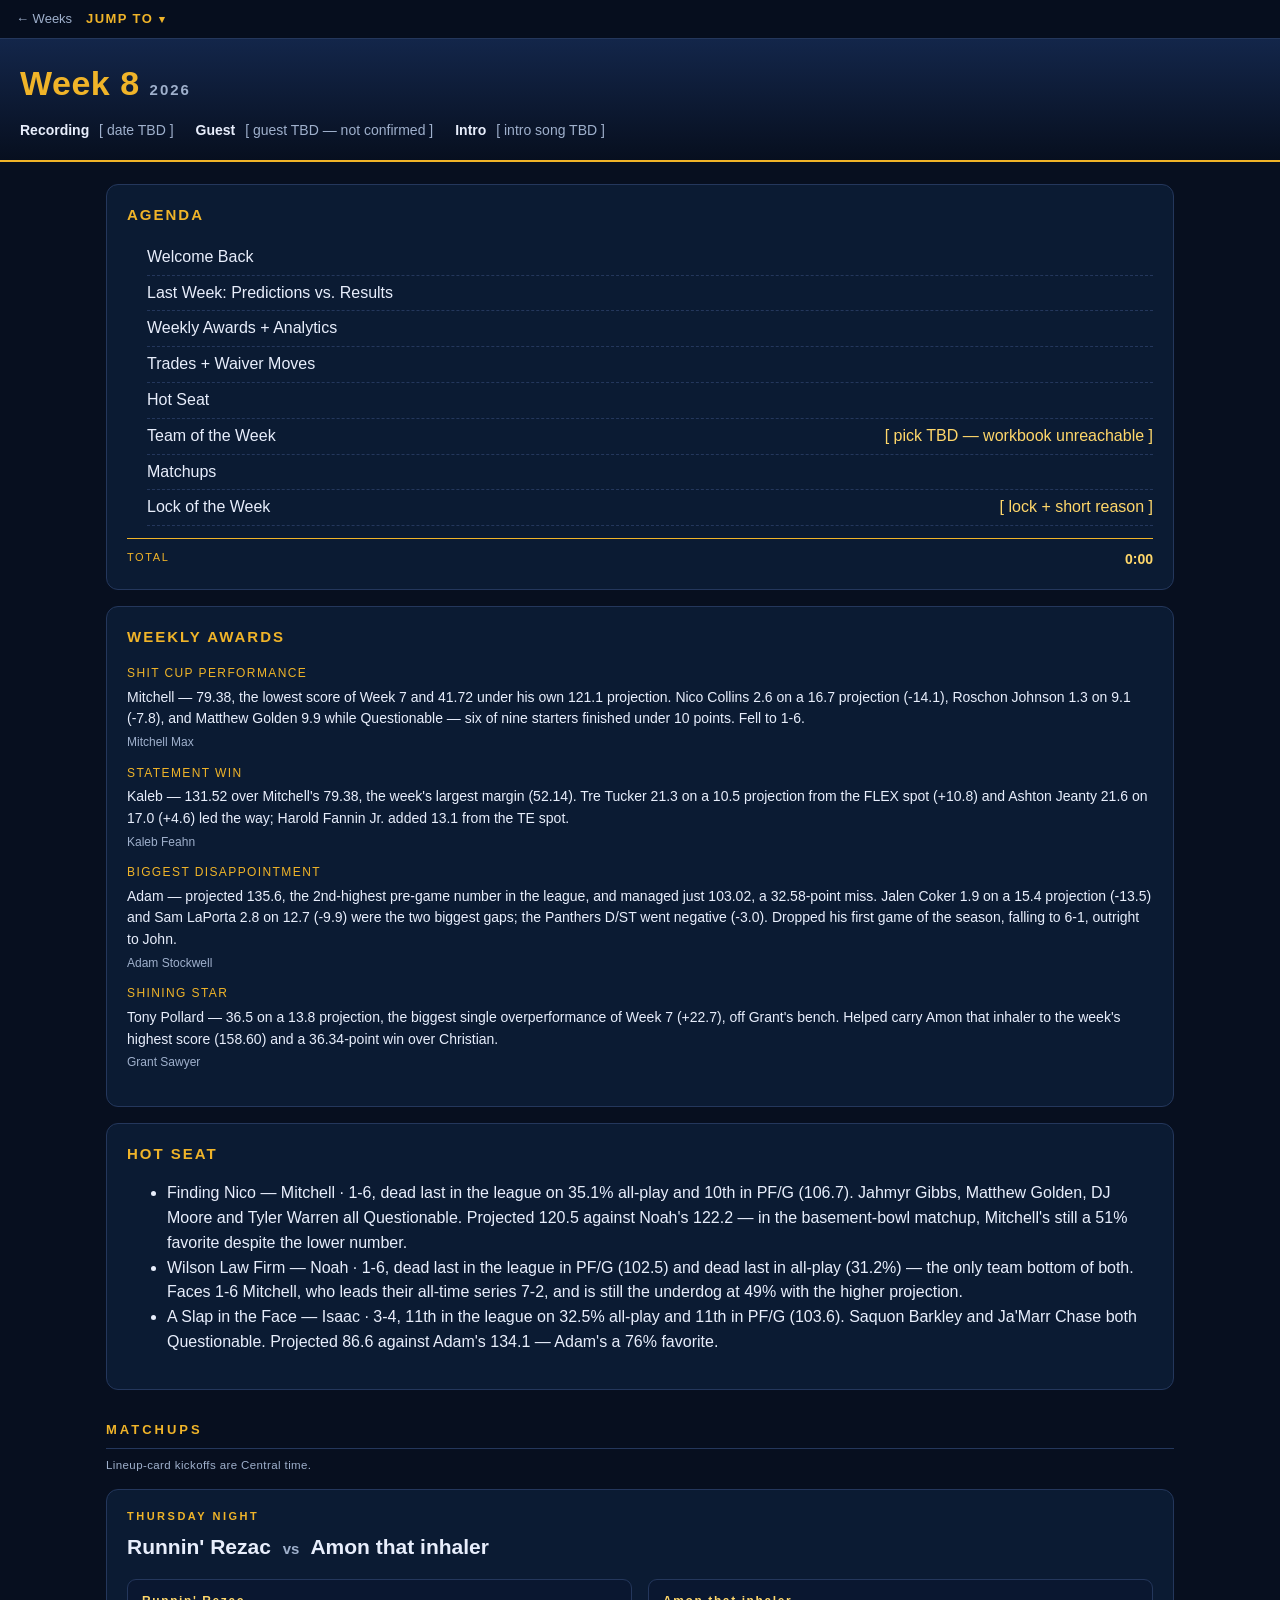
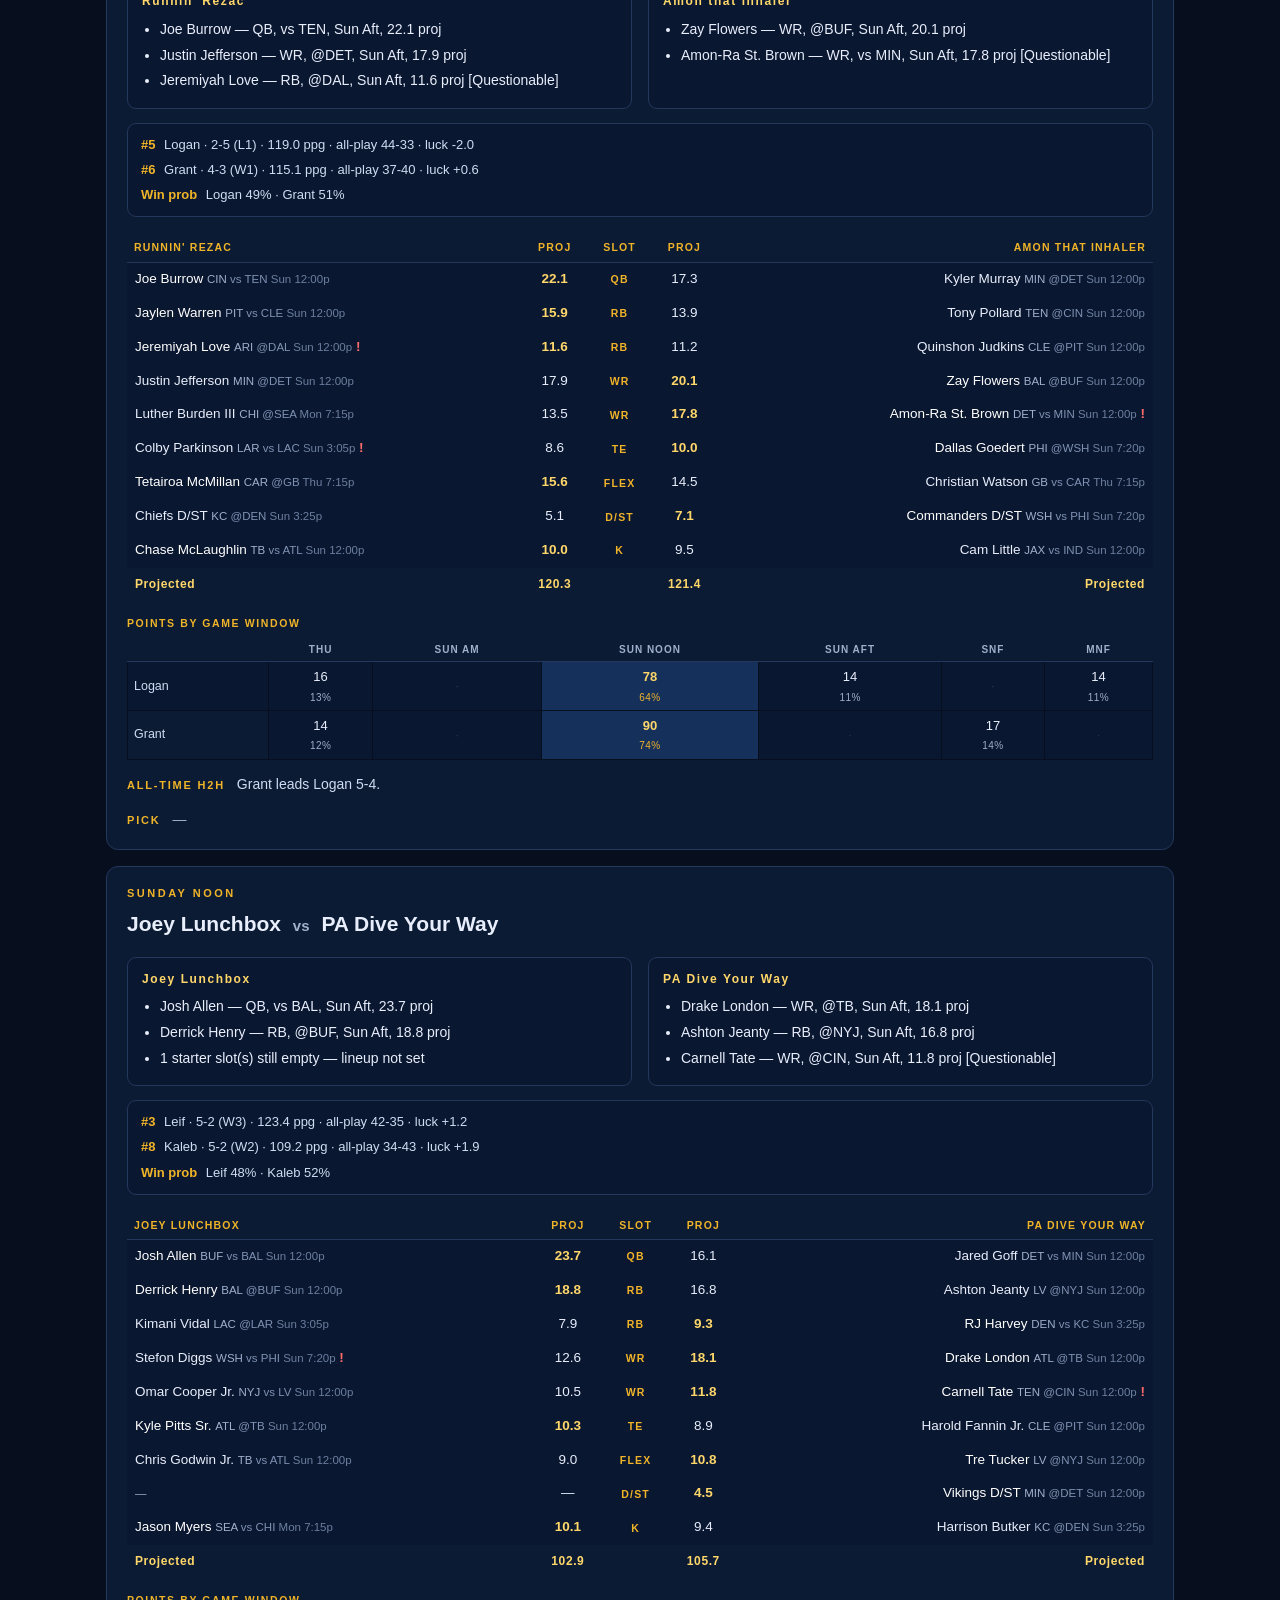
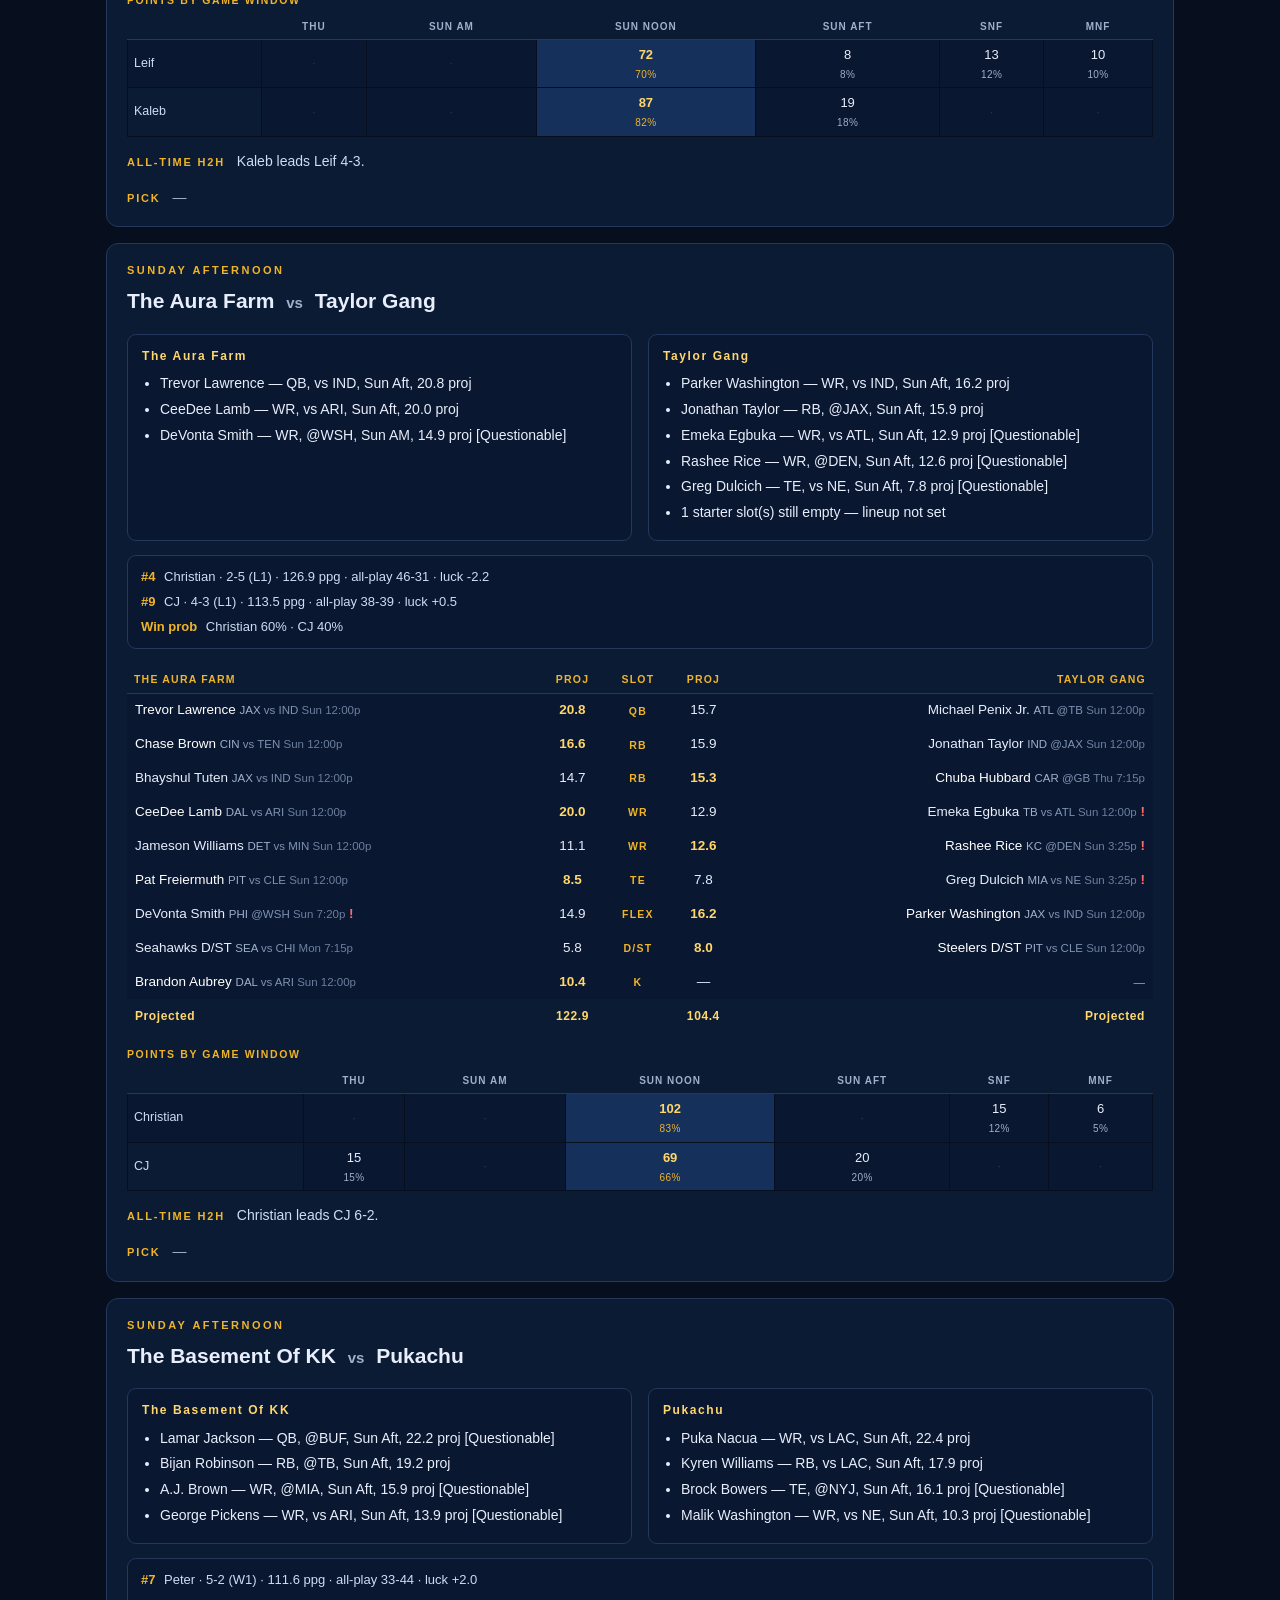
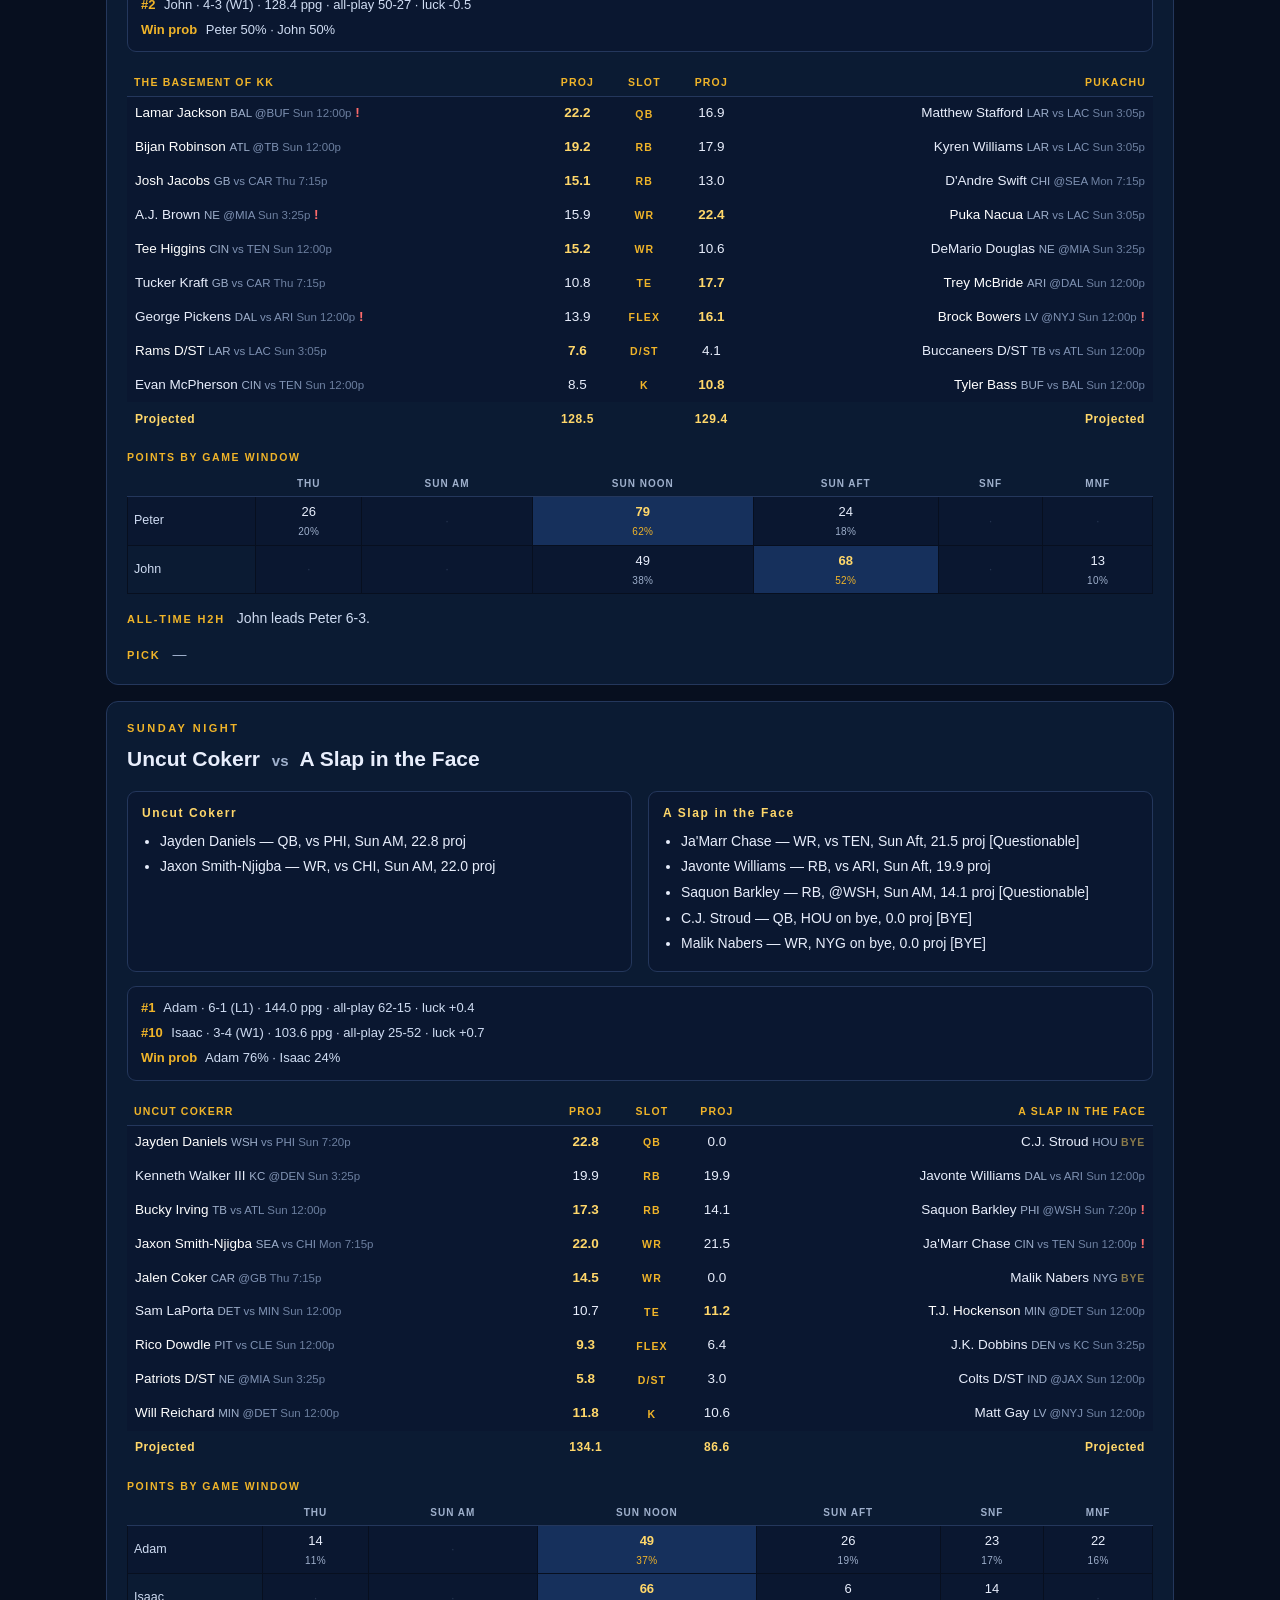
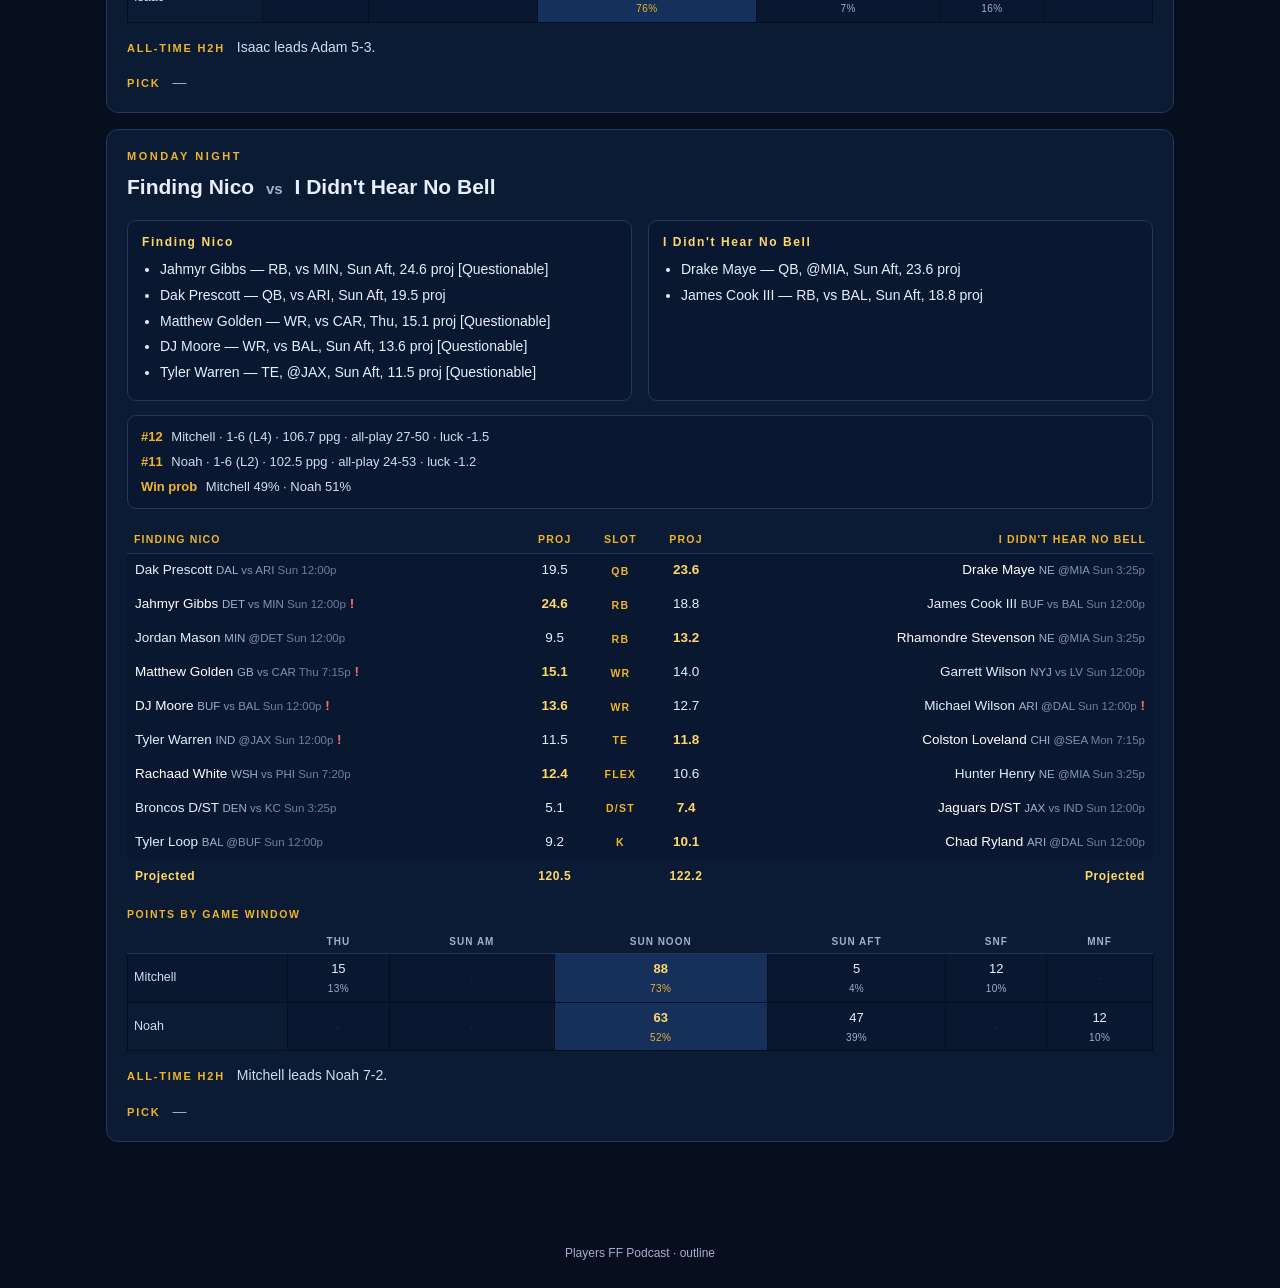
<file: week-08.html>
<!doctype html><html lang="en"><head><meta charset="utf-8">
<meta name="viewport" content="width=device-width,initial-scale=1">
<meta name="robots" content="noindex,nofollow">
<title>Week 8 — Players FF Podcast Outline</title>
<link rel="stylesheet" href="style.css?v=c7a4433166c"></head><body>
<div class="bar"><a class="back" href="index.html">← Weeks</a>
<details class="menu"><summary>Jump to<span class="car">▾</span></summary><nav>
<a href="#agenda">Agenda</a>
<a href="#awards">Weekly Awards</a>
<a href="#hotseat">Hot Seat</a>
<a href="#runnin-rezac-amon-that-inhaler">Thursday Night · Runnin&#x27; Rezac v Amon that inhaler</a>
<a href="#joey-lunchbox-pa-dive-your-way">Sunday Noon · Joey Lunchbox v PA Dive Your Way</a>
<a href="#the-aura-farm-taylor-gang">Sunday Afternoon · The Aura Farm v Taylor Gang</a>
<a href="#the-basement-of-kk-pukachu">Sunday Afternoon · The Basement Of KK v Pukachu</a>
<a href="#uncut-cokerr-a-slap-in-the-face">Sunday Night · Uncut Cokerr v A Slap in the Face</a>
<a href="#finding-nico-i-didn-t-hear-no-bell">Monday Night · Finding Nico v I Didn&#x27;t Hear No Bell</a>
</nav></details></div>
<header class="top">
<h1>Week 8<span class="yr">2026</span></h1>
<div class="meta">
<span><b>Recording</b> [ date TBD ]</span>
<span><b>Guest</b> [ guest TBD — not confirmed ]</span>
<span><b>Intro</b> [ intro song TBD ]</span>
</div></header><main>
<section id="agenda" class="card agenda"><h2>Agenda</h2><ol>
<li><span>Welcome Back</span><em></em></li>
<li><span>Last Week: Predictions vs. Results</span><em></em></li>
<li><span>Weekly Awards + Analytics</span><em></em></li>
<li><span>Trades + Waiver Moves</span><em></em></li>
<li><span>Hot Seat</span><em></em></li>
<li><span>Team of the Week</span><em>[ pick TBD — workbook unreachable ]</em></li>
<li><span>Matchups</span><em></em></li>
<li><span>Lock of the Week</span><em>[ lock + short reason ]</em></li>
</ol>
<p class="total"><span>Total</span><em>0:00</em></p>
</section>
<section id="awards" class="card"><h2>Weekly Awards</h2><dl class="awards">
<dt>Shit Cup Performance</dt><dd>Mitchell — 79.38, the lowest score of Week 7 and 41.72 under his own 121.1 projection. Nico Collins 2.6 on a 16.7 projection (-14.1), Roschon Johnson 1.3 on 9.1 (-7.8), and Matthew Golden 9.9 while Questionable — six of nine starters finished under 10 points. Fell to 1-6.<span class="who">Mitchell Max</span></dd>
<dt>Statement Win</dt><dd>Kaleb — 131.52 over Mitchell&#x27;s 79.38, the week&#x27;s largest margin (52.14). Tre Tucker 21.3 on a 10.5 projection from the FLEX spot (+10.8) and Ashton Jeanty 21.6 on 17.0 (+4.6) led the way; Harold Fannin Jr. added 13.1 from the TE spot.<span class="who">Kaleb Feahn</span></dd>
<dt>Biggest Disappointment</dt><dd>Adam — projected 135.6, the 2nd-highest pre-game number in the league, and managed just 103.02, a 32.58-point miss. Jalen Coker 1.9 on a 15.4 projection (-13.5) and Sam LaPorta 2.8 on 12.7 (-9.9) were the two biggest gaps; the Panthers D/ST went negative (-3.0). Dropped his first game of the season, falling to 6-1, outright to John.<span class="who">Adam Stockwell</span></dd>
<dt>Shining Star</dt><dd>Tony Pollard — 36.5 on a 13.8 projection, the biggest single overperformance of Week 7 (+22.7), off Grant&#x27;s bench. Helped carry Amon that inhaler to the week&#x27;s highest score (158.60) and a 36.34-point win over Christian.<span class="who">Grant Sawyer</span></dd>
</dl></section>
<section id="hotseat" class="card"><h2>Hot Seat</h2><ul>
<li>Finding Nico — Mitchell · 1-6, dead last in the league on 35.1% all-play and 10th in PF/G (106.7). Jahmyr Gibbs, Matthew Golden, DJ Moore and Tyler Warren all Questionable. Projected 120.5 against Noah&#x27;s 122.2 — in the basement-bowl matchup, Mitchell&#x27;s still a 51% favorite despite the lower number.</li>
<li>Wilson Law Firm — Noah · 1-6, dead last in the league in PF/G (102.5) and dead last in all-play (31.2%) — the only team bottom of both. Faces 1-6 Mitchell, who leads their all-time series 7-2, and is still the underdog at 49% with the higher projection.</li>
<li>A Slap in the Face — Isaac · 3-4, 11th in the league on 32.5% all-play and 11th in PF/G (103.6). Saquon Barkley and Ja&#x27;Marr Chase both Questionable. Projected 86.6 against Adam&#x27;s 134.1 — Adam&#x27;s a 76% favorite.</li>
</ul></section>
<h2 class="hdr">Matchups</h2>
<p class="tznote">Lineup-card kickoffs are Central time.</p>
<section id="runnin-rezac-amon-that-inhaler" class="card game">
<div class="slot">THURSDAY NIGHT</div>
<h3>Runnin&#x27; Rezac <i>vs</i> Amon that inhaler</h3>
<div class="teams">
<div class="team"><h4>Runnin&#x27; Rezac</h4><ul>
<li>Joe Burrow — QB, vs TEN, Sun Aft, 22.1 proj</li>
<li>Justin Jefferson — WR, @DET, Sun Aft, 17.9 proj</li>
<li>Jeremiyah Love — RB, @DAL, Sun Aft, 11.6 proj [Questionable]</li>
</ul></div>
<div class="team"><h4>Amon that inhaler</h4><ul>
<li>Zay Flowers — WR, @BUF, Sun Aft, 20.1 proj</li>
<li>Amon-Ra St. Brown — WR, vs MIN, Sun Aft, 17.8 proj [Questionable]</li>
</ul></div>
</div>
<div class="form">
<div><b>#5</b> Logan · 2-5 (L1) · 119.0 ppg · all-play 44-33 · luck -2.0</div>
<div><b>#6</b> Grant · 4-3 (W1) · 115.1 ppg · all-play 37-40 · luck +0.6</div>
<div><b>Win prob</b> Logan 49% · Grant 51%</div>
</div>
<table class="lc"><thead><tr>
<th class="l">Runnin&#x27; Rezac</th><th class="c">Proj</th><th class="c">Slot</th><th class="c">Proj</th><th class="r">Amon that inhaler</th></tr></thead><tbody>
<tr><td class="l win">Joe Burrow <span class="dim">CIN <span class="opp">vs TEN <span class="kick">Sun 12:00p</span></span></span></td><td class="c win">22.1</td><td class="c slotc">QB</td><td class="c">17.3</td><td class="r">Kyler Murray <span class="dim">MIN <span class="opp">@DET <span class="kick">Sun 12:00p</span></span></span></td></tr>
<tr><td class="l win">Jaylen Warren <span class="dim">PIT <span class="opp">vs CLE <span class="kick">Sun 12:00p</span></span></span></td><td class="c win">15.9</td><td class="c slotc">RB</td><td class="c">13.9</td><td class="r">Tony Pollard <span class="dim">TEN <span class="opp">@CIN <span class="kick">Sun 12:00p</span></span></span></td></tr>
<tr><td class="l win">Jeremiyah Love <span class="dim">ARI <span class="opp">@DAL <span class="kick">Sun 12:00p</span></span></span> <i class="inj" title="QUESTIONABLE">!</i></td><td class="c win">11.6</td><td class="c slotc">RB</td><td class="c">11.2</td><td class="r">Quinshon Judkins <span class="dim">CLE <span class="opp">@PIT <span class="kick">Sun 12:00p</span></span></span></td></tr>
<tr><td class="l">Justin Jefferson <span class="dim">MIN <span class="opp">@DET <span class="kick">Sun 12:00p</span></span></span></td><td class="c">17.9</td><td class="c slotc">WR</td><td class="c win">20.1</td><td class="r win">Zay Flowers <span class="dim">BAL <span class="opp">@BUF <span class="kick">Sun 12:00p</span></span></span></td></tr>
<tr><td class="l">Luther Burden III <span class="dim">CHI <span class="opp">@SEA <span class="kick">Mon 7:15p</span></span></span></td><td class="c">13.5</td><td class="c slotc">WR</td><td class="c win">17.8</td><td class="r win">Amon-Ra St. Brown <span class="dim">DET <span class="opp">vs MIN <span class="kick">Sun 12:00p</span></span></span> <i class="inj" title="QUESTIONABLE">!</i></td></tr>
<tr><td class="l">Colby Parkinson <span class="dim">LAR <span class="opp">vs LAC <span class="kick">Sun 3:05p</span></span></span> <i class="inj" title="QUESTIONABLE">!</i></td><td class="c">8.6</td><td class="c slotc">TE</td><td class="c win">10.0</td><td class="r win">Dallas Goedert <span class="dim">PHI <span class="opp">@WSH <span class="kick">Sun 7:20p</span></span></span></td></tr>
<tr><td class="l win">Tetairoa McMillan <span class="dim">CAR <span class="opp">@GB <span class="kick">Thu 7:15p</span></span></span></td><td class="c win">15.6</td><td class="c slotc">FLEX</td><td class="c">14.5</td><td class="r">Christian Watson <span class="dim">GB <span class="opp">vs CAR <span class="kick">Thu 7:15p</span></span></span></td></tr>
<tr><td class="l">Chiefs D/ST <span class="dim">KC <span class="opp">@DEN <span class="kick">Sun 3:25p</span></span></span></td><td class="c">5.1</td><td class="c slotc">D/ST</td><td class="c win">7.1</td><td class="r win">Commanders D/ST <span class="dim">WSH <span class="opp">vs PHI <span class="kick">Sun 7:20p</span></span></span></td></tr>
<tr><td class="l win">Chase McLaughlin <span class="dim">TB <span class="opp">vs ATL <span class="kick">Sun 12:00p</span></span></span></td><td class="c win">10.0</td><td class="c slotc">K</td><td class="c">9.5</td><td class="r">Cam Little <span class="dim">JAX <span class="opp">vs IND <span class="kick">Sun 12:00p</span></span></span></td></tr>
<tr class="tot"><td class="l">Projected</td><td class="c">120.3</td><td class="c"></td><td class="c">121.4</td><td class="r">Projected</td></tr>
</tbody></table>
<div class="win"><h5>Points by game window</h5><table class="wt"><thead><tr><th></th>
<th>Thu</th>
<th>Sun AM</th>
<th>Sun Noon</th>
<th>Sun Aft</th>
<th>SNF</th>
<th>MNF</th>
</tr></thead><tbody>
<tr><td class="who">Logan</td>
<td class="">16<span class="pct">13%</span></td>
<td class="zero">·</td>
<td class="hot">78<span class="pct">64%</span></td>
<td class="">14<span class="pct">11%</span></td>
<td class="zero">·</td>
<td class="">14<span class="pct">11%</span></td>
</tr>
<tr><td class="who">Grant</td>
<td class="">14<span class="pct">12%</span></td>
<td class="zero">·</td>
<td class="hot">90<span class="pct">74%</span></td>
<td class="zero">·</td>
<td class="">17<span class="pct">14%</span></td>
<td class="zero">·</td>
</tr>
</tbody></table></div>
<p class="h2h"><b>All-time H2H</b> Grant leads Logan 5-4.</p>
<p class="pick"><b>Pick</b> <span class="blank">—</span></p>
</section>
<section id="joey-lunchbox-pa-dive-your-way" class="card game">
<div class="slot">SUNDAY NOON</div>
<h3>Joey Lunchbox <i>vs</i> PA Dive Your Way</h3>
<div class="teams">
<div class="team"><h4>Joey Lunchbox</h4><ul>
<li>Josh Allen — QB, vs BAL, Sun Aft, 23.7 proj</li>
<li>Derrick Henry — RB, @BUF, Sun Aft, 18.8 proj</li>
<li>1 starter slot(s) still empty — lineup not set</li>
</ul></div>
<div class="team"><h4>PA Dive Your Way</h4><ul>
<li>Drake London — WR, @TB, Sun Aft, 18.1 proj</li>
<li>Ashton Jeanty — RB, @NYJ, Sun Aft, 16.8 proj</li>
<li>Carnell Tate — WR, @CIN, Sun Aft, 11.8 proj [Questionable]</li>
</ul></div>
</div>
<div class="form">
<div><b>#3</b> Leif · 5-2 (W3) · 123.4 ppg · all-play 42-35 · luck +1.2</div>
<div><b>#8</b> Kaleb · 5-2 (W2) · 109.2 ppg · all-play 34-43 · luck +1.9</div>
<div><b>Win prob</b> Leif 48% · Kaleb 52%</div>
</div>
<table class="lc"><thead><tr>
<th class="l">Joey Lunchbox</th><th class="c">Proj</th><th class="c">Slot</th><th class="c">Proj</th><th class="r">PA Dive Your Way</th></tr></thead><tbody>
<tr><td class="l win">Josh Allen <span class="dim">BUF <span class="opp">vs BAL <span class="kick">Sun 12:00p</span></span></span></td><td class="c win">23.7</td><td class="c slotc">QB</td><td class="c">16.1</td><td class="r">Jared Goff <span class="dim">DET <span class="opp">vs MIN <span class="kick">Sun 12:00p</span></span></span></td></tr>
<tr><td class="l win">Derrick Henry <span class="dim">BAL <span class="opp">@BUF <span class="kick">Sun 12:00p</span></span></span></td><td class="c win">18.8</td><td class="c slotc">RB</td><td class="c">16.8</td><td class="r">Ashton Jeanty <span class="dim">LV <span class="opp">@NYJ <span class="kick">Sun 12:00p</span></span></span></td></tr>
<tr><td class="l">Kimani Vidal <span class="dim">LAC <span class="opp">@LAR <span class="kick">Sun 3:05p</span></span></span></td><td class="c">7.9</td><td class="c slotc">RB</td><td class="c win">9.3</td><td class="r win">RJ Harvey <span class="dim">DEN <span class="opp">vs KC <span class="kick">Sun 3:25p</span></span></span></td></tr>
<tr><td class="l">Stefon Diggs <span class="dim">WSH <span class="opp">vs PHI <span class="kick">Sun 7:20p</span></span></span> <i class="inj" title="QUESTIONABLE">!</i></td><td class="c">12.6</td><td class="c slotc">WR</td><td class="c win">18.1</td><td class="r win">Drake London <span class="dim">ATL <span class="opp">@TB <span class="kick">Sun 12:00p</span></span></span></td></tr>
<tr><td class="l">Omar Cooper Jr. <span class="dim">NYJ <span class="opp">vs LV <span class="kick">Sun 12:00p</span></span></span></td><td class="c">10.5</td><td class="c slotc">WR</td><td class="c win">11.8</td><td class="r win">Carnell Tate <span class="dim">TEN <span class="opp">@CIN <span class="kick">Sun 12:00p</span></span></span> <i class="inj" title="QUESTIONABLE">!</i></td></tr>
<tr><td class="l win">Kyle Pitts Sr. <span class="dim">ATL <span class="opp">@TB <span class="kick">Sun 12:00p</span></span></span></td><td class="c win">10.3</td><td class="c slotc">TE</td><td class="c">8.9</td><td class="r">Harold Fannin Jr. <span class="dim">CLE <span class="opp">@PIT <span class="kick">Sun 12:00p</span></span></span></td></tr>
<tr><td class="l">Chris Godwin Jr. <span class="dim">TB <span class="opp">vs ATL <span class="kick">Sun 12:00p</span></span></span></td><td class="c">9.0</td><td class="c slotc">FLEX</td><td class="c win">10.8</td><td class="r win">Tre Tucker <span class="dim">LV <span class="opp">@NYJ <span class="kick">Sun 12:00p</span></span></span></td></tr>
<tr><td class="l"><span class="dim">—</span></td><td class="c">—</td><td class="c slotc">D/ST</td><td class="c win">4.5</td><td class="r win">Vikings D/ST <span class="dim">MIN <span class="opp">@DET <span class="kick">Sun 12:00p</span></span></span></td></tr>
<tr><td class="l win">Jason Myers <span class="dim">SEA <span class="opp">vs CHI <span class="kick">Mon 7:15p</span></span></span></td><td class="c win">10.1</td><td class="c slotc">K</td><td class="c">9.4</td><td class="r">Harrison Butker <span class="dim">KC <span class="opp">@DEN <span class="kick">Sun 3:25p</span></span></span></td></tr>
<tr class="tot"><td class="l">Projected</td><td class="c">102.9</td><td class="c"></td><td class="c">105.7</td><td class="r">Projected</td></tr>
</tbody></table>
<div class="win"><h5>Points by game window</h5><table class="wt"><thead><tr><th></th>
<th>Thu</th>
<th>Sun AM</th>
<th>Sun Noon</th>
<th>Sun Aft</th>
<th>SNF</th>
<th>MNF</th>
</tr></thead><tbody>
<tr><td class="who">Leif</td>
<td class="zero">·</td>
<td class="zero">·</td>
<td class="hot">72<span class="pct">70%</span></td>
<td class="">8<span class="pct">8%</span></td>
<td class="">13<span class="pct">12%</span></td>
<td class="">10<span class="pct">10%</span></td>
</tr>
<tr><td class="who">Kaleb</td>
<td class="zero">·</td>
<td class="zero">·</td>
<td class="hot">87<span class="pct">82%</span></td>
<td class="">19<span class="pct">18%</span></td>
<td class="zero">·</td>
<td class="zero">·</td>
</tr>
</tbody></table></div>
<p class="h2h"><b>All-time H2H</b> Kaleb leads Leif 4-3.</p>
<p class="pick"><b>Pick</b> <span class="blank">—</span></p>
</section>
<section id="the-aura-farm-taylor-gang" class="card game">
<div class="slot">SUNDAY AFTERNOON</div>
<h3>The Aura Farm <i>vs</i> Taylor Gang</h3>
<div class="teams">
<div class="team"><h4>The Aura Farm</h4><ul>
<li>Trevor Lawrence — QB, vs IND, Sun Aft, 20.8 proj</li>
<li>CeeDee Lamb — WR, vs ARI, Sun Aft, 20.0 proj</li>
<li>DeVonta Smith — WR, @WSH, Sun AM, 14.9 proj [Questionable]</li>
</ul></div>
<div class="team"><h4>Taylor Gang</h4><ul>
<li>Parker Washington — WR, vs IND, Sun Aft, 16.2 proj</li>
<li>Jonathan Taylor — RB, @JAX, Sun Aft, 15.9 proj</li>
<li>Emeka Egbuka — WR, vs ATL, Sun Aft, 12.9 proj [Questionable]</li>
<li>Rashee Rice — WR, @DEN, Sun Aft, 12.6 proj [Questionable]</li>
<li>Greg Dulcich — TE, vs NE, Sun Aft, 7.8 proj [Questionable]</li>
<li>1 starter slot(s) still empty — lineup not set</li>
</ul></div>
</div>
<div class="form">
<div><b>#4</b> Christian · 2-5 (L1) · 126.9 ppg · all-play 46-31 · luck -2.2</div>
<div><b>#9</b> CJ · 4-3 (L1) · 113.5 ppg · all-play 38-39 · luck +0.5</div>
<div><b>Win prob</b> Christian 60% · CJ 40%</div>
</div>
<table class="lc"><thead><tr>
<th class="l">The Aura Farm</th><th class="c">Proj</th><th class="c">Slot</th><th class="c">Proj</th><th class="r">Taylor Gang</th></tr></thead><tbody>
<tr><td class="l win">Trevor Lawrence <span class="dim">JAX <span class="opp">vs IND <span class="kick">Sun 12:00p</span></span></span></td><td class="c win">20.8</td><td class="c slotc">QB</td><td class="c">15.7</td><td class="r">Michael Penix Jr. <span class="dim">ATL <span class="opp">@TB <span class="kick">Sun 12:00p</span></span></span></td></tr>
<tr><td class="l win">Chase Brown <span class="dim">CIN <span class="opp">vs TEN <span class="kick">Sun 12:00p</span></span></span></td><td class="c win">16.6</td><td class="c slotc">RB</td><td class="c">15.9</td><td class="r">Jonathan Taylor <span class="dim">IND <span class="opp">@JAX <span class="kick">Sun 12:00p</span></span></span></td></tr>
<tr><td class="l">Bhayshul Tuten <span class="dim">JAX <span class="opp">vs IND <span class="kick">Sun 12:00p</span></span></span></td><td class="c">14.7</td><td class="c slotc">RB</td><td class="c win">15.3</td><td class="r win">Chuba Hubbard <span class="dim">CAR <span class="opp">@GB <span class="kick">Thu 7:15p</span></span></span></td></tr>
<tr><td class="l win">CeeDee Lamb <span class="dim">DAL <span class="opp">vs ARI <span class="kick">Sun 12:00p</span></span></span></td><td class="c win">20.0</td><td class="c slotc">WR</td><td class="c">12.9</td><td class="r">Emeka Egbuka <span class="dim">TB <span class="opp">vs ATL <span class="kick">Sun 12:00p</span></span></span> <i class="inj" title="QUESTIONABLE">!</i></td></tr>
<tr><td class="l">Jameson Williams <span class="dim">DET <span class="opp">vs MIN <span class="kick">Sun 12:00p</span></span></span></td><td class="c">11.1</td><td class="c slotc">WR</td><td class="c win">12.6</td><td class="r win">Rashee Rice <span class="dim">KC <span class="opp">@DEN <span class="kick">Sun 3:25p</span></span></span> <i class="inj" title="QUESTIONABLE">!</i></td></tr>
<tr><td class="l win">Pat Freiermuth <span class="dim">PIT <span class="opp">vs CLE <span class="kick">Sun 12:00p</span></span></span></td><td class="c win">8.5</td><td class="c slotc">TE</td><td class="c">7.8</td><td class="r">Greg Dulcich <span class="dim">MIA <span class="opp">vs NE <span class="kick">Sun 3:25p</span></span></span> <i class="inj" title="QUESTIONABLE">!</i></td></tr>
<tr><td class="l">DeVonta Smith <span class="dim">PHI <span class="opp">@WSH <span class="kick">Sun 7:20p</span></span></span> <i class="inj" title="QUESTIONABLE">!</i></td><td class="c">14.9</td><td class="c slotc">FLEX</td><td class="c win">16.2</td><td class="r win">Parker Washington <span class="dim">JAX <span class="opp">vs IND <span class="kick">Sun 12:00p</span></span></span></td></tr>
<tr><td class="l">Seahawks D/ST <span class="dim">SEA <span class="opp">vs CHI <span class="kick">Mon 7:15p</span></span></span></td><td class="c">5.8</td><td class="c slotc">D/ST</td><td class="c win">8.0</td><td class="r win">Steelers D/ST <span class="dim">PIT <span class="opp">vs CLE <span class="kick">Sun 12:00p</span></span></span></td></tr>
<tr><td class="l win">Brandon Aubrey <span class="dim">DAL <span class="opp">vs ARI <span class="kick">Sun 12:00p</span></span></span></td><td class="c win">10.4</td><td class="c slotc">K</td><td class="c">—</td><td class="r"><span class="dim">—</span></td></tr>
<tr class="tot"><td class="l">Projected</td><td class="c">122.9</td><td class="c"></td><td class="c">104.4</td><td class="r">Projected</td></tr>
</tbody></table>
<div class="win"><h5>Points by game window</h5><table class="wt"><thead><tr><th></th>
<th>Thu</th>
<th>Sun AM</th>
<th>Sun Noon</th>
<th>Sun Aft</th>
<th>SNF</th>
<th>MNF</th>
</tr></thead><tbody>
<tr><td class="who">Christian</td>
<td class="zero">·</td>
<td class="zero">·</td>
<td class="hot">102<span class="pct">83%</span></td>
<td class="zero">·</td>
<td class="">15<span class="pct">12%</span></td>
<td class="">6<span class="pct">5%</span></td>
</tr>
<tr><td class="who">CJ</td>
<td class="">15<span class="pct">15%</span></td>
<td class="zero">·</td>
<td class="hot">69<span class="pct">66%</span></td>
<td class="">20<span class="pct">20%</span></td>
<td class="zero">·</td>
<td class="zero">·</td>
</tr>
</tbody></table></div>
<p class="h2h"><b>All-time H2H</b> Christian leads CJ 6-2.</p>
<p class="pick"><b>Pick</b> <span class="blank">—</span></p>
</section>
<section id="the-basement-of-kk-pukachu" class="card game">
<div class="slot">SUNDAY AFTERNOON</div>
<h3>The Basement Of KK <i>vs</i> Pukachu</h3>
<div class="teams">
<div class="team"><h4>The Basement Of KK</h4><ul>
<li>Lamar Jackson — QB, @BUF, Sun Aft, 22.2 proj [Questionable]</li>
<li>Bijan Robinson — RB, @TB, Sun Aft, 19.2 proj</li>
<li>A.J. Brown — WR, @MIA, Sun Aft, 15.9 proj [Questionable]</li>
<li>George Pickens — WR, vs ARI, Sun Aft, 13.9 proj [Questionable]</li>
</ul></div>
<div class="team"><h4>Pukachu</h4><ul>
<li>Puka Nacua — WR, vs LAC, Sun Aft, 22.4 proj</li>
<li>Kyren Williams — RB, vs LAC, Sun Aft, 17.9 proj</li>
<li>Brock Bowers — TE, @NYJ, Sun Aft, 16.1 proj [Questionable]</li>
<li>Malik Washington — WR, vs NE, Sun Aft, 10.3 proj [Questionable]</li>
</ul></div>
</div>
<div class="form">
<div><b>#7</b> Peter · 5-2 (W1) · 111.6 ppg · all-play 33-44 · luck +2.0</div>
<div><b>#2</b> John · 4-3 (W1) · 128.4 ppg · all-play 50-27 · luck -0.5</div>
<div><b>Win prob</b> Peter 50% · John 50%</div>
</div>
<table class="lc"><thead><tr>
<th class="l">The Basement Of KK</th><th class="c">Proj</th><th class="c">Slot</th><th class="c">Proj</th><th class="r">Pukachu</th></tr></thead><tbody>
<tr><td class="l win">Lamar Jackson <span class="dim">BAL <span class="opp">@BUF <span class="kick">Sun 12:00p</span></span></span> <i class="inj" title="QUESTIONABLE">!</i></td><td class="c win">22.2</td><td class="c slotc">QB</td><td class="c">16.9</td><td class="r">Matthew Stafford <span class="dim">LAR <span class="opp">vs LAC <span class="kick">Sun 3:05p</span></span></span></td></tr>
<tr><td class="l win">Bijan Robinson <span class="dim">ATL <span class="opp">@TB <span class="kick">Sun 12:00p</span></span></span></td><td class="c win">19.2</td><td class="c slotc">RB</td><td class="c">17.9</td><td class="r">Kyren Williams <span class="dim">LAR <span class="opp">vs LAC <span class="kick">Sun 3:05p</span></span></span></td></tr>
<tr><td class="l win">Josh Jacobs <span class="dim">GB <span class="opp">vs CAR <span class="kick">Thu 7:15p</span></span></span></td><td class="c win">15.1</td><td class="c slotc">RB</td><td class="c">13.0</td><td class="r">D&#x27;Andre Swift <span class="dim">CHI <span class="opp">@SEA <span class="kick">Mon 7:15p</span></span></span></td></tr>
<tr><td class="l">A.J. Brown <span class="dim">NE <span class="opp">@MIA <span class="kick">Sun 3:25p</span></span></span> <i class="inj" title="QUESTIONABLE">!</i></td><td class="c">15.9</td><td class="c slotc">WR</td><td class="c win">22.4</td><td class="r win">Puka Nacua <span class="dim">LAR <span class="opp">vs LAC <span class="kick">Sun 3:05p</span></span></span></td></tr>
<tr><td class="l win">Tee Higgins <span class="dim">CIN <span class="opp">vs TEN <span class="kick">Sun 12:00p</span></span></span></td><td class="c win">15.2</td><td class="c slotc">WR</td><td class="c">10.6</td><td class="r">DeMario Douglas <span class="dim">NE <span class="opp">@MIA <span class="kick">Sun 3:25p</span></span></span></td></tr>
<tr><td class="l">Tucker Kraft <span class="dim">GB <span class="opp">vs CAR <span class="kick">Thu 7:15p</span></span></span></td><td class="c">10.8</td><td class="c slotc">TE</td><td class="c win">17.7</td><td class="r win">Trey McBride <span class="dim">ARI <span class="opp">@DAL <span class="kick">Sun 12:00p</span></span></span></td></tr>
<tr><td class="l">George Pickens <span class="dim">DAL <span class="opp">vs ARI <span class="kick">Sun 12:00p</span></span></span> <i class="inj" title="QUESTIONABLE">!</i></td><td class="c">13.9</td><td class="c slotc">FLEX</td><td class="c win">16.1</td><td class="r win">Brock Bowers <span class="dim">LV <span class="opp">@NYJ <span class="kick">Sun 12:00p</span></span></span> <i class="inj" title="QUESTIONABLE">!</i></td></tr>
<tr><td class="l win">Rams D/ST <span class="dim">LAR <span class="opp">vs LAC <span class="kick">Sun 3:05p</span></span></span></td><td class="c win">7.6</td><td class="c slotc">D/ST</td><td class="c">4.1</td><td class="r">Buccaneers D/ST <span class="dim">TB <span class="opp">vs ATL <span class="kick">Sun 12:00p</span></span></span></td></tr>
<tr><td class="l">Evan McPherson <span class="dim">CIN <span class="opp">vs TEN <span class="kick">Sun 12:00p</span></span></span></td><td class="c">8.5</td><td class="c slotc">K</td><td class="c win">10.8</td><td class="r win">Tyler Bass <span class="dim">BUF <span class="opp">vs BAL <span class="kick">Sun 12:00p</span></span></span></td></tr>
<tr class="tot"><td class="l">Projected</td><td class="c">128.5</td><td class="c"></td><td class="c">129.4</td><td class="r">Projected</td></tr>
</tbody></table>
<div class="win"><h5>Points by game window</h5><table class="wt"><thead><tr><th></th>
<th>Thu</th>
<th>Sun AM</th>
<th>Sun Noon</th>
<th>Sun Aft</th>
<th>SNF</th>
<th>MNF</th>
</tr></thead><tbody>
<tr><td class="who">Peter</td>
<td class="">26<span class="pct">20%</span></td>
<td class="zero">·</td>
<td class="hot">79<span class="pct">62%</span></td>
<td class="">24<span class="pct">18%</span></td>
<td class="zero">·</td>
<td class="zero">·</td>
</tr>
<tr><td class="who">John</td>
<td class="zero">·</td>
<td class="zero">·</td>
<td class="">49<span class="pct">38%</span></td>
<td class="hot">68<span class="pct">52%</span></td>
<td class="zero">·</td>
<td class="">13<span class="pct">10%</span></td>
</tr>
</tbody></table></div>
<p class="h2h"><b>All-time H2H</b> John leads Peter 6-3.</p>
<p class="pick"><b>Pick</b> <span class="blank">—</span></p>
</section>
<section id="uncut-cokerr-a-slap-in-the-face" class="card game">
<div class="slot">SUNDAY NIGHT</div>
<h3>Uncut Cokerr <i>vs</i> A Slap in the Face</h3>
<div class="teams">
<div class="team"><h4>Uncut Cokerr</h4><ul>
<li>Jayden Daniels — QB, vs PHI, Sun AM, 22.8 proj</li>
<li>Jaxon Smith-Njigba — WR, vs CHI, Sun AM, 22.0 proj</li>
</ul></div>
<div class="team"><h4>A Slap in the Face</h4><ul>
<li>Ja&#x27;Marr Chase — WR, vs TEN, Sun Aft, 21.5 proj [Questionable]</li>
<li>Javonte Williams — RB, vs ARI, Sun Aft, 19.9 proj</li>
<li>Saquon Barkley — RB, @WSH, Sun AM, 14.1 proj [Questionable]</li>
<li>C.J. Stroud — QB, HOU on bye, 0.0 proj [BYE]</li>
<li>Malik Nabers — WR, NYG on bye, 0.0 proj [BYE]</li>
</ul></div>
</div>
<div class="form">
<div><b>#1</b> Adam · 6-1 (L1) · 144.0 ppg · all-play 62-15 · luck +0.4</div>
<div><b>#10</b> Isaac · 3-4 (W1) · 103.6 ppg · all-play 25-52 · luck +0.7</div>
<div><b>Win prob</b> Adam 76% · Isaac 24%</div>
</div>
<table class="lc"><thead><tr>
<th class="l">Uncut Cokerr</th><th class="c">Proj</th><th class="c">Slot</th><th class="c">Proj</th><th class="r">A Slap in the Face</th></tr></thead><tbody>
<tr><td class="l win">Jayden Daniels <span class="dim">WSH <span class="opp">vs PHI <span class="kick">Sun 7:20p</span></span></span></td><td class="c win">22.8</td><td class="c slotc">QB</td><td class="c">0.0</td><td class="r">C.J. Stroud <span class="dim">HOU <span class="opp bye">BYE</span></span></td></tr>
<tr><td class="l">Kenneth Walker III <span class="dim">KC <span class="opp">@DEN <span class="kick">Sun 3:25p</span></span></span></td><td class="c">19.9</td><td class="c slotc">RB</td><td class="c">19.9</td><td class="r">Javonte Williams <span class="dim">DAL <span class="opp">vs ARI <span class="kick">Sun 12:00p</span></span></span></td></tr>
<tr><td class="l win">Bucky Irving <span class="dim">TB <span class="opp">vs ATL <span class="kick">Sun 12:00p</span></span></span></td><td class="c win">17.3</td><td class="c slotc">RB</td><td class="c">14.1</td><td class="r">Saquon Barkley <span class="dim">PHI <span class="opp">@WSH <span class="kick">Sun 7:20p</span></span></span> <i class="inj" title="QUESTIONABLE">!</i></td></tr>
<tr><td class="l win">Jaxon Smith-Njigba <span class="dim">SEA <span class="opp">vs CHI <span class="kick">Mon 7:15p</span></span></span></td><td class="c win">22.0</td><td class="c slotc">WR</td><td class="c">21.5</td><td class="r">Ja&#x27;Marr Chase <span class="dim">CIN <span class="opp">vs TEN <span class="kick">Sun 12:00p</span></span></span> <i class="inj" title="QUESTIONABLE">!</i></td></tr>
<tr><td class="l win">Jalen Coker <span class="dim">CAR <span class="opp">@GB <span class="kick">Thu 7:15p</span></span></span></td><td class="c win">14.5</td><td class="c slotc">WR</td><td class="c">0.0</td><td class="r">Malik Nabers <span class="dim">NYG <span class="opp bye">BYE</span></span></td></tr>
<tr><td class="l">Sam LaPorta <span class="dim">DET <span class="opp">vs MIN <span class="kick">Sun 12:00p</span></span></span></td><td class="c">10.7</td><td class="c slotc">TE</td><td class="c win">11.2</td><td class="r win">T.J. Hockenson <span class="dim">MIN <span class="opp">@DET <span class="kick">Sun 12:00p</span></span></span></td></tr>
<tr><td class="l win">Rico Dowdle <span class="dim">PIT <span class="opp">vs CLE <span class="kick">Sun 12:00p</span></span></span></td><td class="c win">9.3</td><td class="c slotc">FLEX</td><td class="c">6.4</td><td class="r">J.K. Dobbins <span class="dim">DEN <span class="opp">vs KC <span class="kick">Sun 3:25p</span></span></span></td></tr>
<tr><td class="l win">Patriots D/ST <span class="dim">NE <span class="opp">@MIA <span class="kick">Sun 3:25p</span></span></span></td><td class="c win">5.8</td><td class="c slotc">D/ST</td><td class="c">3.0</td><td class="r">Colts D/ST <span class="dim">IND <span class="opp">@JAX <span class="kick">Sun 12:00p</span></span></span></td></tr>
<tr><td class="l win">Will Reichard <span class="dim">MIN <span class="opp">@DET <span class="kick">Sun 12:00p</span></span></span></td><td class="c win">11.8</td><td class="c slotc">K</td><td class="c">10.6</td><td class="r">Matt Gay <span class="dim">LV <span class="opp">@NYJ <span class="kick">Sun 12:00p</span></span></span></td></tr>
<tr class="tot"><td class="l">Projected</td><td class="c">134.1</td><td class="c"></td><td class="c">86.6</td><td class="r">Projected</td></tr>
</tbody></table>
<div class="win"><h5>Points by game window</h5><table class="wt"><thead><tr><th></th>
<th>Thu</th>
<th>Sun AM</th>
<th>Sun Noon</th>
<th>Sun Aft</th>
<th>SNF</th>
<th>MNF</th>
</tr></thead><tbody>
<tr><td class="who">Adam</td>
<td class="">14<span class="pct">11%</span></td>
<td class="zero">·</td>
<td class="hot">49<span class="pct">37%</span></td>
<td class="">26<span class="pct">19%</span></td>
<td class="">23<span class="pct">17%</span></td>
<td class="">22<span class="pct">16%</span></td>
</tr>
<tr><td class="who">Isaac</td>
<td class="zero">·</td>
<td class="zero">·</td>
<td class="hot">66<span class="pct">76%</span></td>
<td class="">6<span class="pct">7%</span></td>
<td class="">14<span class="pct">16%</span></td>
<td class="zero">·</td>
</tr>
</tbody></table></div>
<p class="h2h"><b>All-time H2H</b> Isaac leads Adam 5-3.</p>
<p class="pick"><b>Pick</b> <span class="blank">—</span></p>
</section>
<section id="finding-nico-i-didn-t-hear-no-bell" class="card game">
<div class="slot">MONDAY NIGHT</div>
<h3>Finding Nico <i>vs</i> I Didn&#x27;t Hear No Bell</h3>
<div class="teams">
<div class="team"><h4>Finding Nico</h4><ul>
<li>Jahmyr Gibbs — RB, vs MIN, Sun Aft, 24.6 proj [Questionable]</li>
<li>Dak Prescott — QB, vs ARI, Sun Aft, 19.5 proj</li>
<li>Matthew Golden — WR, vs CAR, Thu, 15.1 proj [Questionable]</li>
<li>DJ Moore — WR, vs BAL, Sun Aft, 13.6 proj [Questionable]</li>
<li>Tyler Warren — TE, @JAX, Sun Aft, 11.5 proj [Questionable]</li>
</ul></div>
<div class="team"><h4>I Didn&#x27;t Hear No Bell</h4><ul>
<li>Drake Maye — QB, @MIA, Sun Aft, 23.6 proj</li>
<li>James Cook III — RB, vs BAL, Sun Aft, 18.8 proj</li>
</ul></div>
</div>
<div class="form">
<div><b>#12</b> Mitchell · 1-6 (L4) · 106.7 ppg · all-play 27-50 · luck -1.5</div>
<div><b>#11</b> Noah · 1-6 (L2) · 102.5 ppg · all-play 24-53 · luck -1.2</div>
<div><b>Win prob</b> Mitchell 49% · Noah 51%</div>
</div>
<table class="lc"><thead><tr>
<th class="l">Finding Nico</th><th class="c">Proj</th><th class="c">Slot</th><th class="c">Proj</th><th class="r">I Didn&#x27;t Hear No Bell</th></tr></thead><tbody>
<tr><td class="l">Dak Prescott <span class="dim">DAL <span class="opp">vs ARI <span class="kick">Sun 12:00p</span></span></span></td><td class="c">19.5</td><td class="c slotc">QB</td><td class="c win">23.6</td><td class="r win">Drake Maye <span class="dim">NE <span class="opp">@MIA <span class="kick">Sun 3:25p</span></span></span></td></tr>
<tr><td class="l win">Jahmyr Gibbs <span class="dim">DET <span class="opp">vs MIN <span class="kick">Sun 12:00p</span></span></span> <i class="inj" title="QUESTIONABLE">!</i></td><td class="c win">24.6</td><td class="c slotc">RB</td><td class="c">18.8</td><td class="r">James Cook III <span class="dim">BUF <span class="opp">vs BAL <span class="kick">Sun 12:00p</span></span></span></td></tr>
<tr><td class="l">Jordan Mason <span class="dim">MIN <span class="opp">@DET <span class="kick">Sun 12:00p</span></span></span></td><td class="c">9.5</td><td class="c slotc">RB</td><td class="c win">13.2</td><td class="r win">Rhamondre Stevenson <span class="dim">NE <span class="opp">@MIA <span class="kick">Sun 3:25p</span></span></span></td></tr>
<tr><td class="l win">Matthew Golden <span class="dim">GB <span class="opp">vs CAR <span class="kick">Thu 7:15p</span></span></span> <i class="inj" title="QUESTIONABLE">!</i></td><td class="c win">15.1</td><td class="c slotc">WR</td><td class="c">14.0</td><td class="r">Garrett Wilson <span class="dim">NYJ <span class="opp">vs LV <span class="kick">Sun 12:00p</span></span></span></td></tr>
<tr><td class="l win">DJ Moore <span class="dim">BUF <span class="opp">vs BAL <span class="kick">Sun 12:00p</span></span></span> <i class="inj" title="QUESTIONABLE">!</i></td><td class="c win">13.6</td><td class="c slotc">WR</td><td class="c">12.7</td><td class="r">Michael Wilson <span class="dim">ARI <span class="opp">@DAL <span class="kick">Sun 12:00p</span></span></span> <i class="inj" title="QUESTIONABLE">!</i></td></tr>
<tr><td class="l">Tyler Warren <span class="dim">IND <span class="opp">@JAX <span class="kick">Sun 12:00p</span></span></span> <i class="inj" title="QUESTIONABLE">!</i></td><td class="c">11.5</td><td class="c slotc">TE</td><td class="c win">11.8</td><td class="r win">Colston Loveland <span class="dim">CHI <span class="opp">@SEA <span class="kick">Mon 7:15p</span></span></span></td></tr>
<tr><td class="l win">Rachaad White <span class="dim">WSH <span class="opp">vs PHI <span class="kick">Sun 7:20p</span></span></span></td><td class="c win">12.4</td><td class="c slotc">FLEX</td><td class="c">10.6</td><td class="r">Hunter Henry <span class="dim">NE <span class="opp">@MIA <span class="kick">Sun 3:25p</span></span></span></td></tr>
<tr><td class="l">Broncos D/ST <span class="dim">DEN <span class="opp">vs KC <span class="kick">Sun 3:25p</span></span></span></td><td class="c">5.1</td><td class="c slotc">D/ST</td><td class="c win">7.4</td><td class="r win">Jaguars D/ST <span class="dim">JAX <span class="opp">vs IND <span class="kick">Sun 12:00p</span></span></span></td></tr>
<tr><td class="l">Tyler Loop <span class="dim">BAL <span class="opp">@BUF <span class="kick">Sun 12:00p</span></span></span></td><td class="c">9.2</td><td class="c slotc">K</td><td class="c win">10.1</td><td class="r win">Chad Ryland <span class="dim">ARI <span class="opp">@DAL <span class="kick">Sun 12:00p</span></span></span></td></tr>
<tr class="tot"><td class="l">Projected</td><td class="c">120.5</td><td class="c"></td><td class="c">122.2</td><td class="r">Projected</td></tr>
</tbody></table>
<div class="win"><h5>Points by game window</h5><table class="wt"><thead><tr><th></th>
<th>Thu</th>
<th>Sun AM</th>
<th>Sun Noon</th>
<th>Sun Aft</th>
<th>SNF</th>
<th>MNF</th>
</tr></thead><tbody>
<tr><td class="who">Mitchell</td>
<td class="">15<span class="pct">13%</span></td>
<td class="zero">·</td>
<td class="hot">88<span class="pct">73%</span></td>
<td class="">5<span class="pct">4%</span></td>
<td class="">12<span class="pct">10%</span></td>
<td class="zero">·</td>
</tr>
<tr><td class="who">Noah</td>
<td class="zero">·</td>
<td class="zero">·</td>
<td class="hot">63<span class="pct">52%</span></td>
<td class="">47<span class="pct">39%</span></td>
<td class="zero">·</td>
<td class="">12<span class="pct">10%</span></td>
</tr>
</tbody></table></div>
<p class="h2h"><b>All-time H2H</b> Mitchell leads Noah 7-2.</p>
<p class="pick"><b>Pick</b> <span class="blank">—</span></p>
</section>
</main><footer>Players FF Podcast · outline</footer></body></html>
</file>
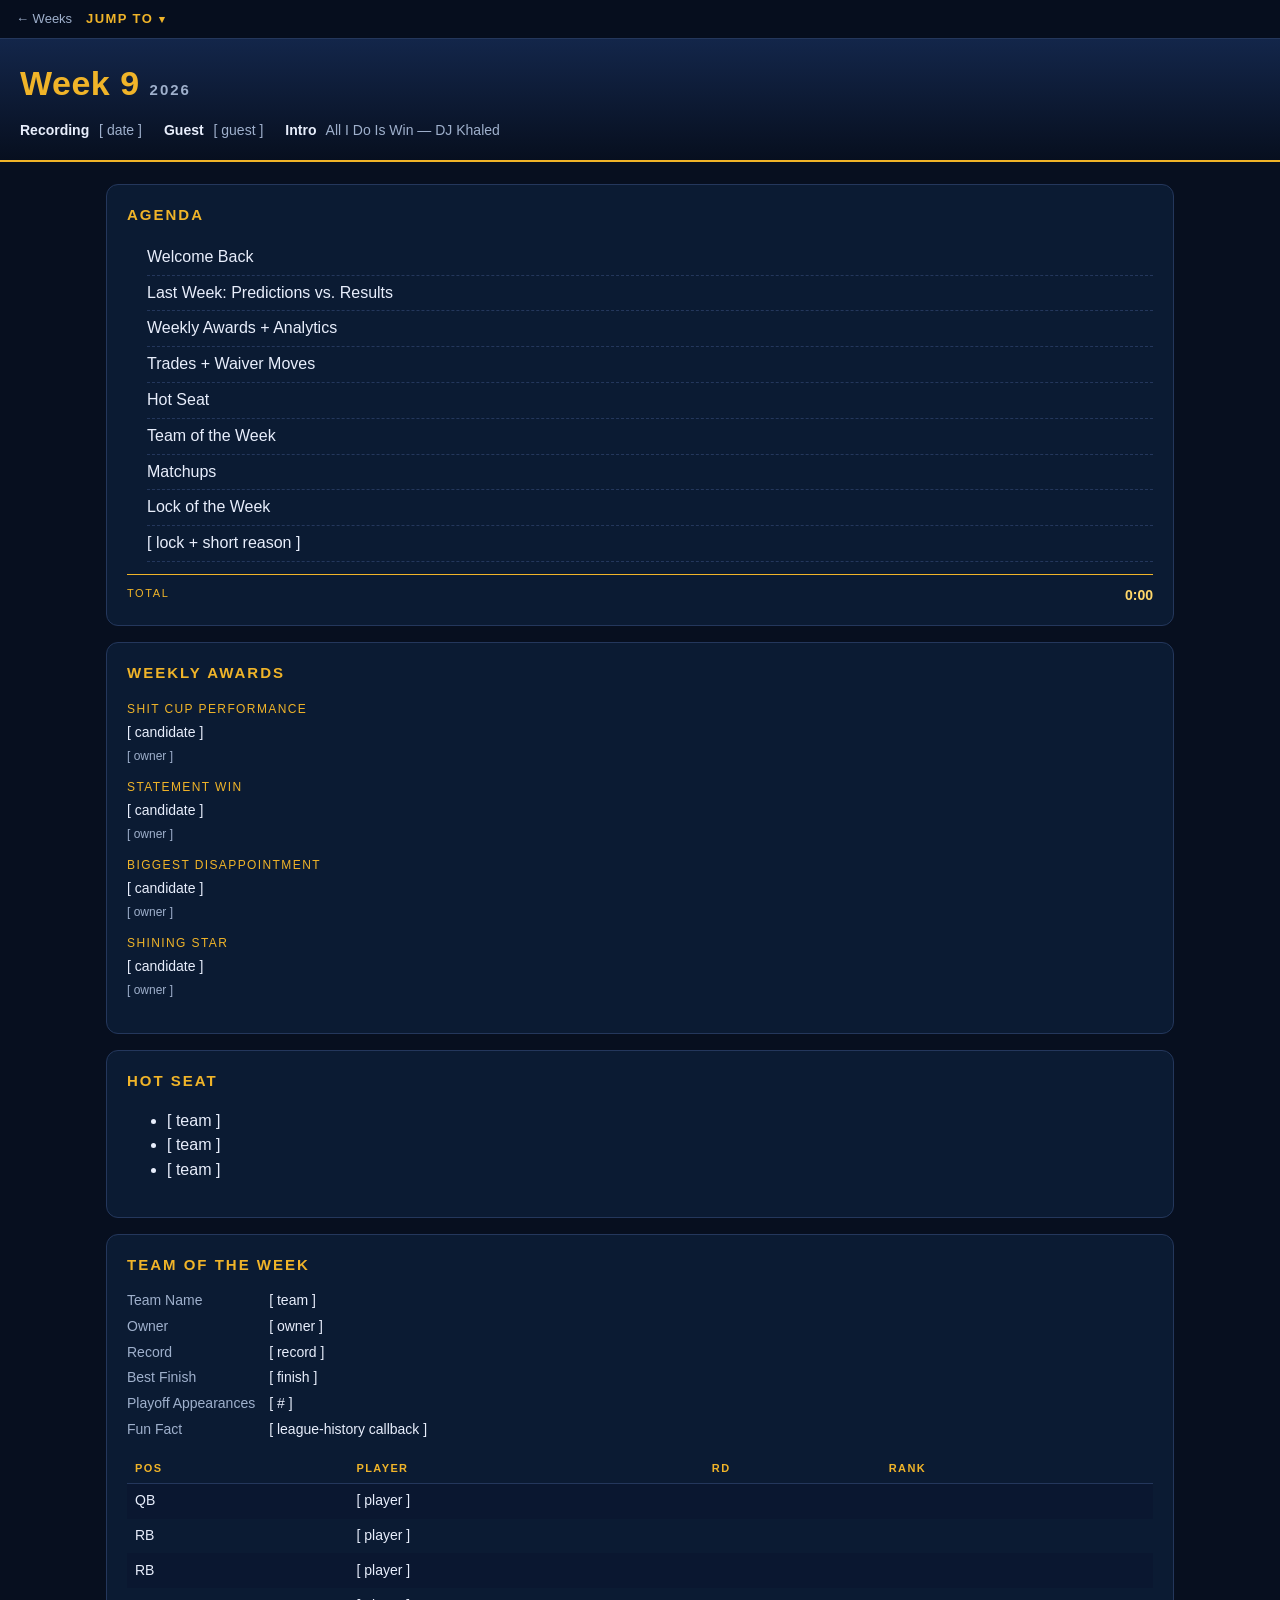
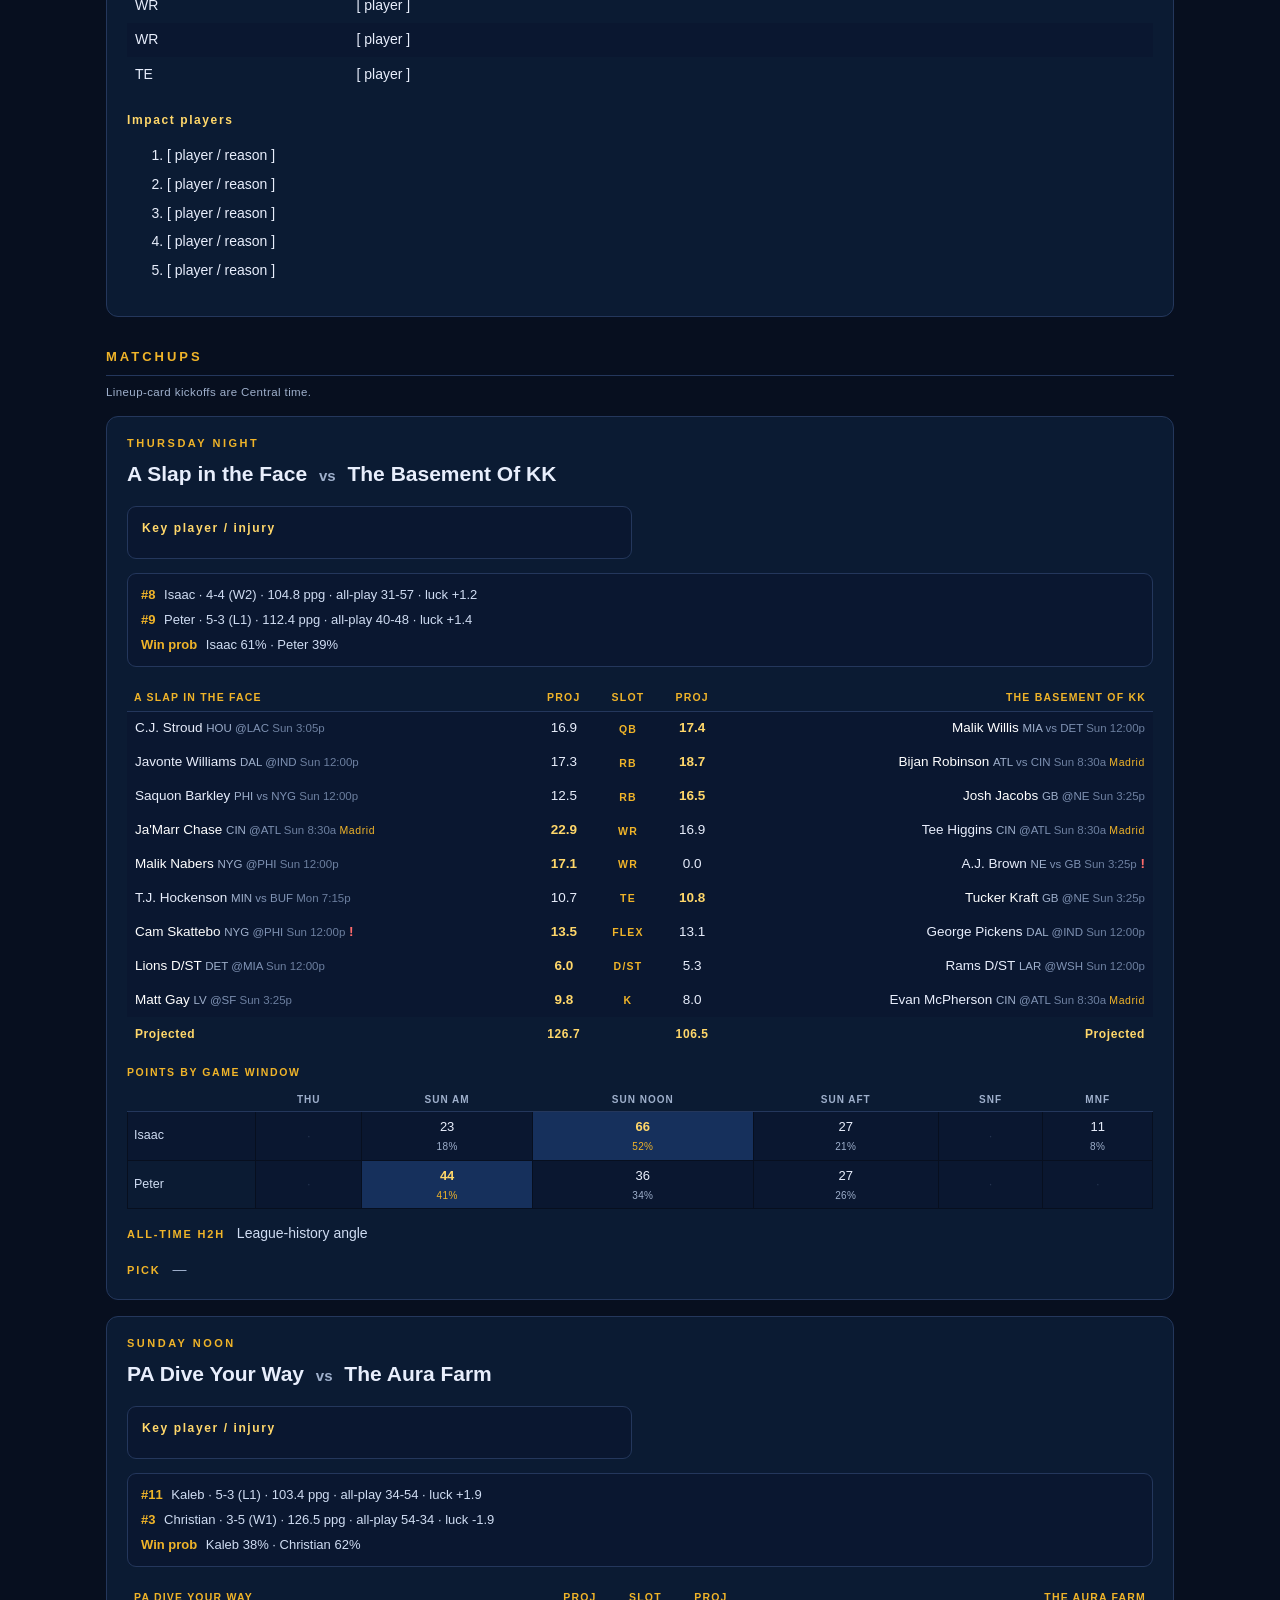
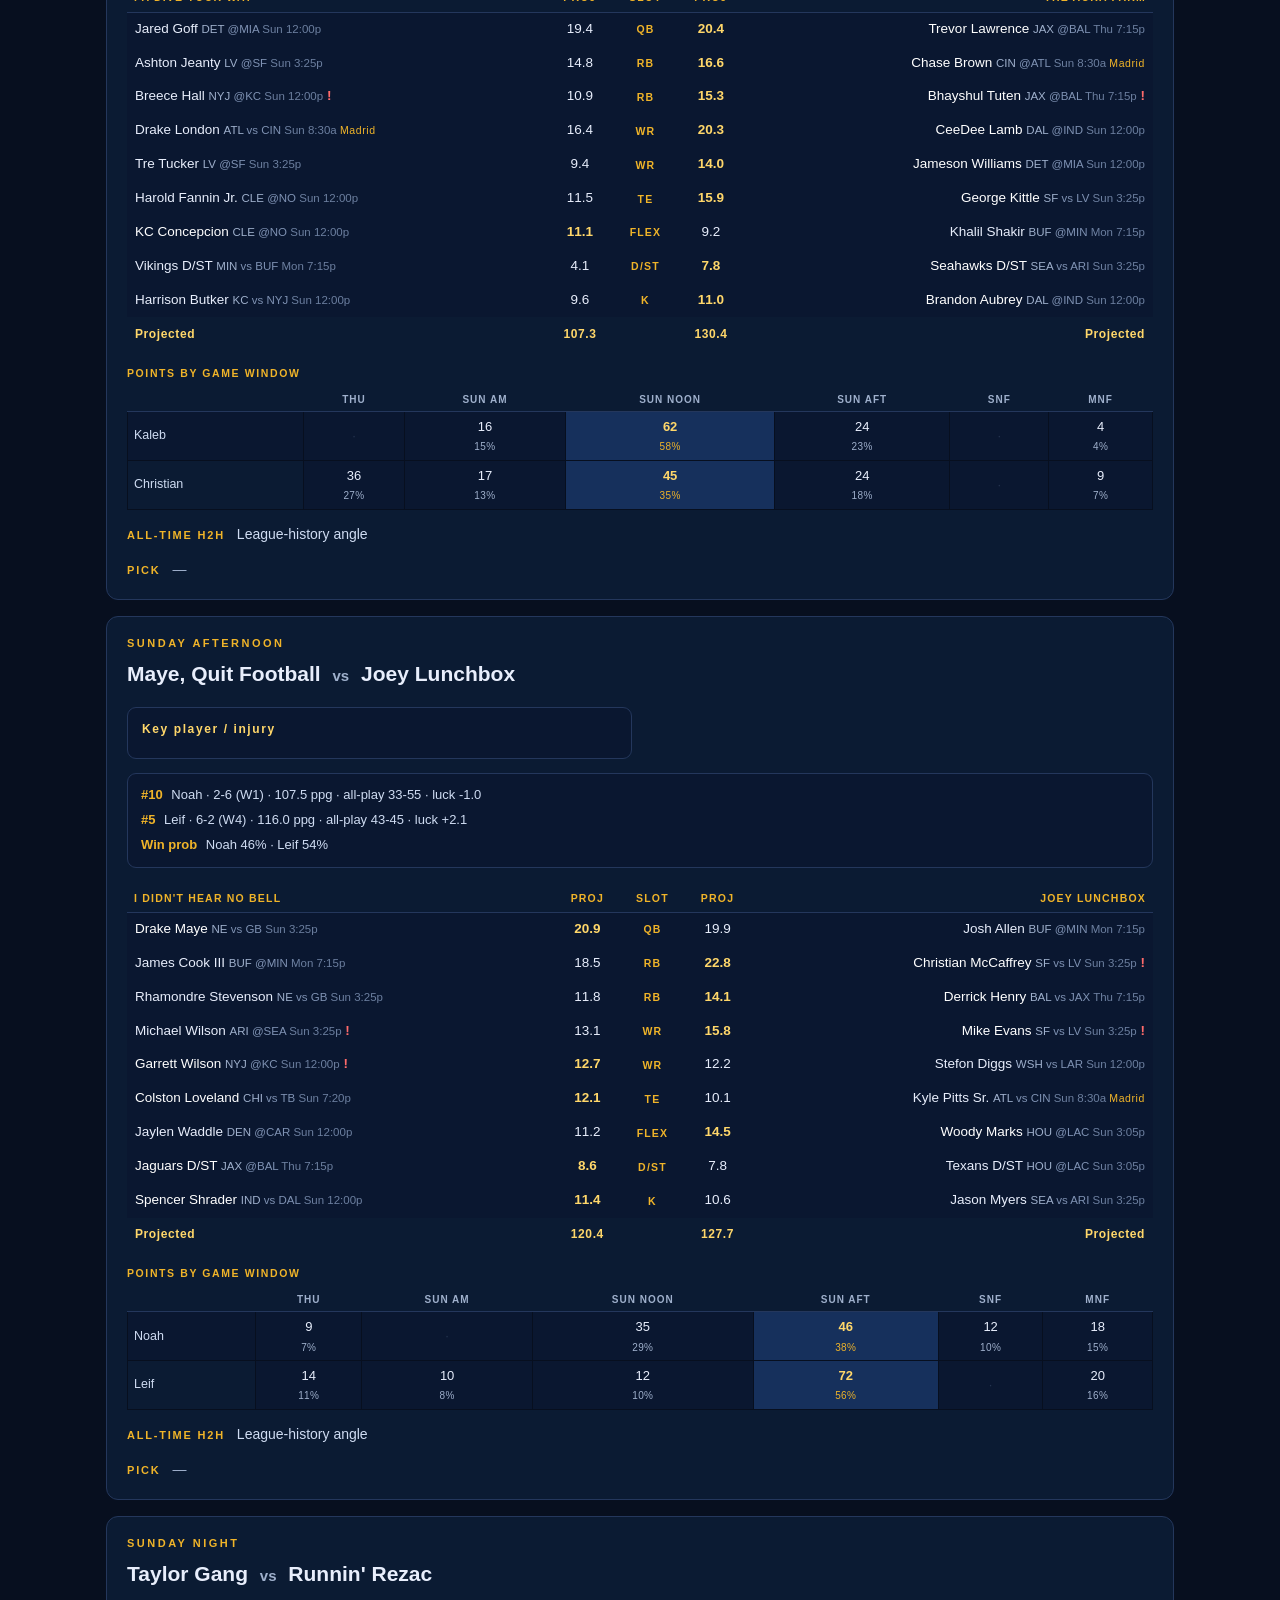
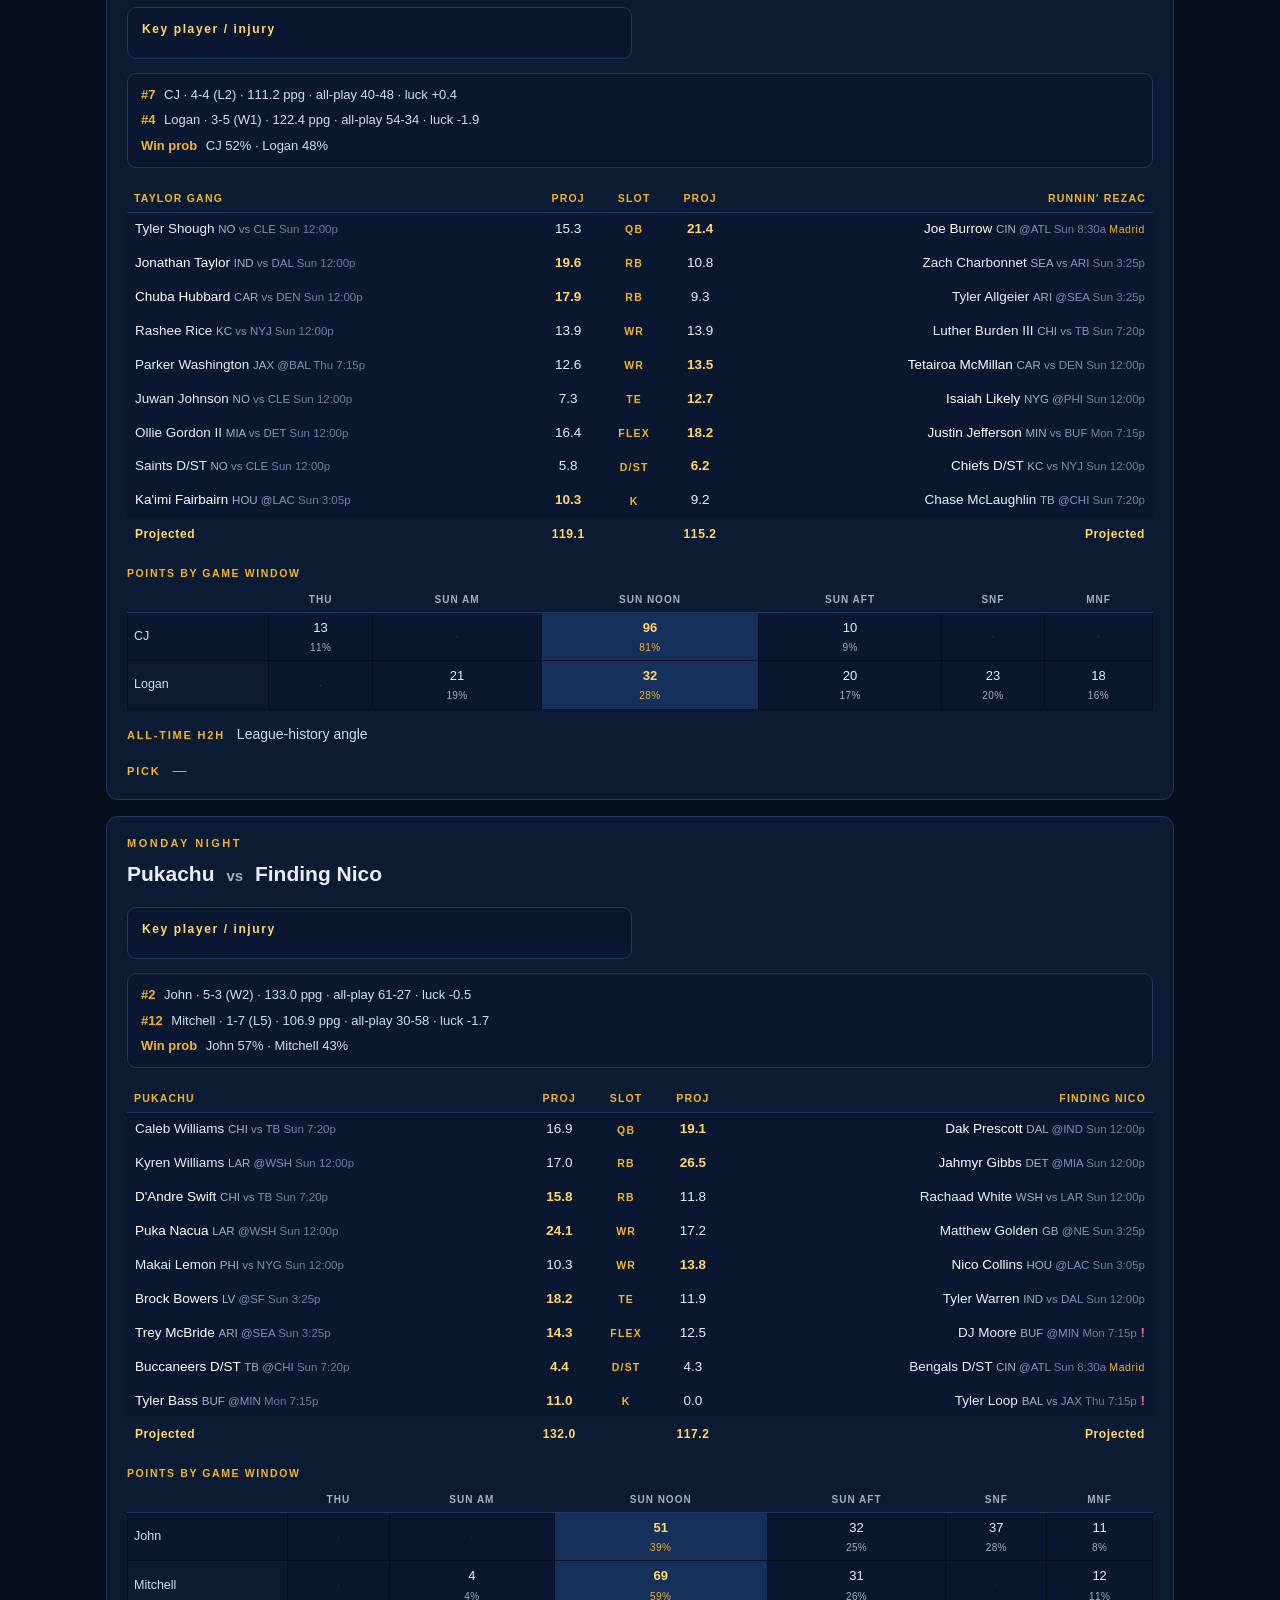
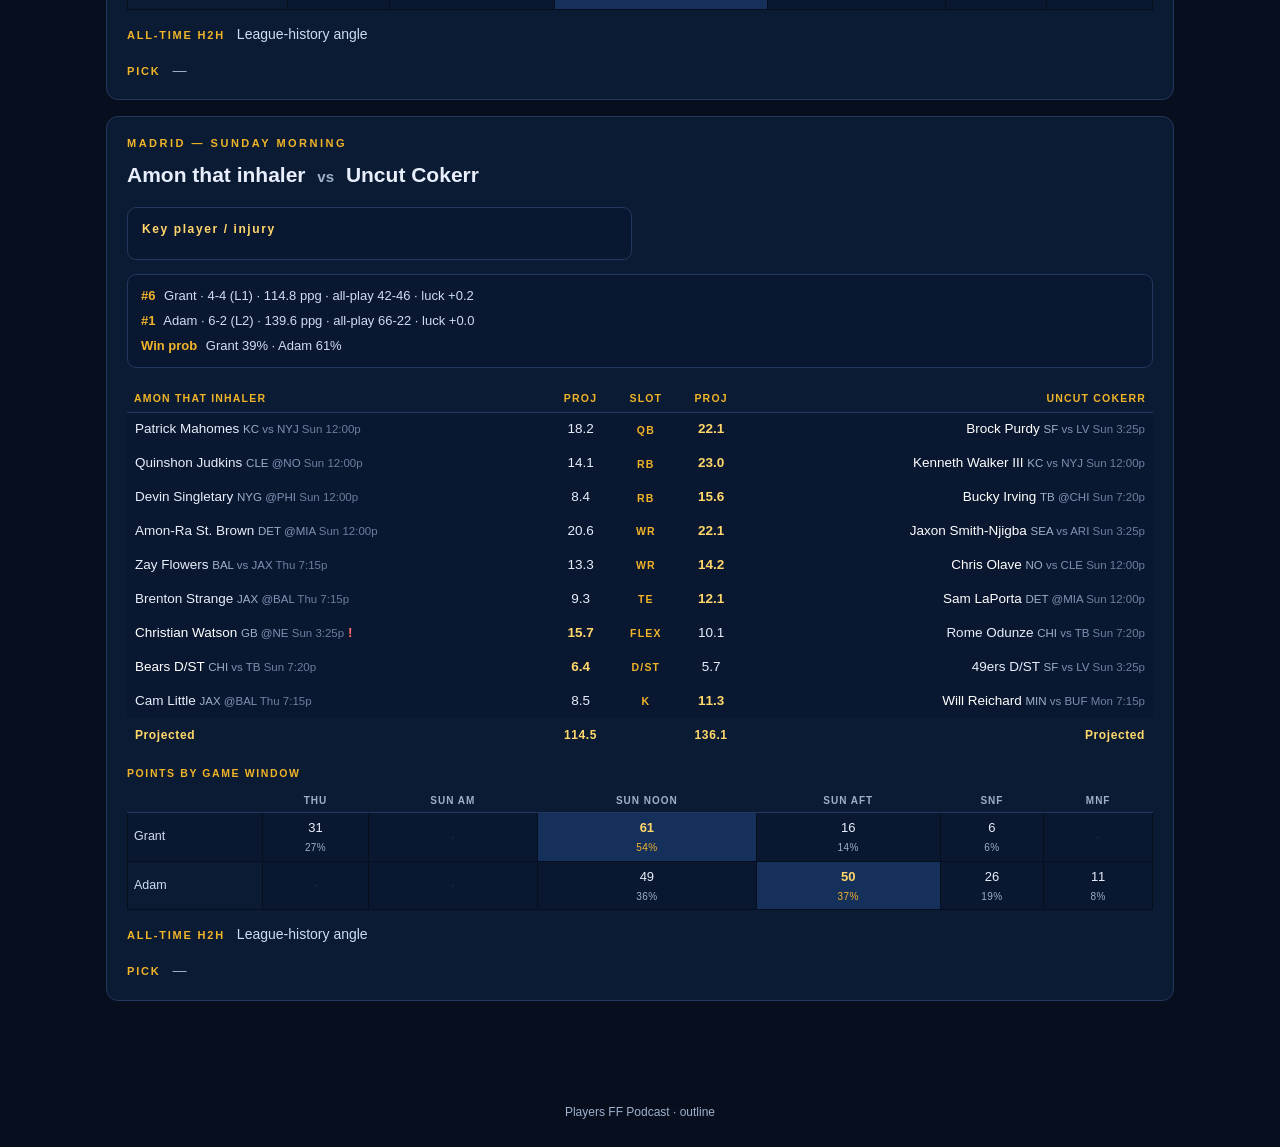
<file: week-09.html>
<!doctype html><html lang="en"><head><meta charset="utf-8">
<meta name="viewport" content="width=device-width,initial-scale=1">
<meta name="robots" content="noindex,nofollow">
<title>Week 9 — Players FF Podcast Outline</title>
<link rel="stylesheet" href="style.css?v=c7a4433166c"></head><body>
<div class="bar"><a class="back" href="index.html">← Weeks</a>
<details class="menu"><summary>Jump to<span class="car">▾</span></summary><nav>
<a href="#agenda">Agenda</a>
<a href="#awards">Weekly Awards</a>
<a href="#hotseat">Hot Seat</a>
<a href="#totw">Team of the Week</a>
<a href="#a-slap-in-the-face-the-basement-of-kk">Thursday Night · A Slap in the Face v The Basement Of KK</a>
<a href="#pa-dive-your-way-the-aura-farm">Sunday Noon · PA Dive Your Way v The Aura Farm</a>
<a href="#maye-quit-football-joey-lunchbox">Sunday Afternoon · Maye, Quit Football v Joey Lunchbox</a>
<a href="#taylor-gang-runnin-rezac">Sunday Night · Taylor Gang v Runnin&#x27; Rezac</a>
<a href="#pukachu-finding-nico">Monday Night · Pukachu v Finding Nico</a>
<a href="#amon-that-inhaler-uncut-cokerr">Madrid — Sunday Morning · Amon that inhaler v Uncut Cokerr</a>
</nav></details></div>
<header class="top">
<h1>Week 9<span class="yr">2026</span></h1>
<div class="meta">
<span><b>Recording</b> [ date ]</span>
<span><b>Guest</b> [ guest ]</span>
<span><b>Intro</b> All I Do Is Win — DJ Khaled</span>
</div></header><main>
<section id="agenda" class="card agenda"><h2>Agenda</h2><ol>
<li><span>Welcome Back</span><em></em></li>
<li><span>Last Week: Predictions vs. Results</span><em></em></li>
<li><span>Weekly Awards + Analytics</span><em></em></li>
<li><span>Trades + Waiver Moves</span><em></em></li>
<li><span>Hot Seat</span><em></em></li>
<li><span>Team of the Week</span><em></em></li>
<li><span>Matchups</span><em></em></li>
<li><span>Lock of the Week</span><em></em></li>
<li><span>[ lock + short reason ]</span><em></em></li>
</ol>
<p class="total"><span>Total</span><em>0:00</em></p>
</section>
<section id="awards" class="card"><h2>Weekly Awards</h2><dl class="awards">
<dt>Shit Cup Performance</dt><dd>[ candidate ]<span class="who">[ owner ]</span></dd>
<dt>Statement Win</dt><dd>[ candidate ]<span class="who">[ owner ]</span></dd>
<dt>Biggest Disappointment</dt><dd>[ candidate ]<span class="who">[ owner ]</span></dd>
<dt>Shining Star</dt><dd>[ candidate ]<span class="who">[ owner ]</span></dd>
</dl></section>
<section id="hotseat" class="card"><h2>Hot Seat</h2><ul>
<li>[ team ]</li>
<li>[ team ]</li>
<li>[ team ]</li>
</ul></section>
<section id="totw" class="card"><h2>Team of the Week</h2>
<dl class="kv">
<dt>Team Name</dt><dd>[ team ]</dd>
<dt>Owner</dt><dd>[ owner ]</dd>
<dt>Record</dt><dd>[ record ]</dd>
<dt>Best Finish</dt><dd>[ finish ]</dd>
<dt>Playoff Appearances</dt><dd>[ # ]</dd>
<dt>Fun Fact</dt><dd>[ league-history callback ]</dd>
</dl>
<table><thead><tr><th>Pos</th><th>Player</th><th>Rd</th><th>Rank</th></tr></thead><tbody>
<tr><td>QB</td><td>[ player ]</td><td></td><td></td></tr>
<tr><td>RB</td><td>[ player ]</td><td></td><td></td></tr>
<tr><td>RB</td><td>[ player ]</td><td></td><td></td></tr>
<tr><td>WR</td><td>[ player ]</td><td></td><td></td></tr>
<tr><td>WR</td><td>[ player ]</td><td></td><td></td></tr>
<tr><td>TE</td><td>[ player ]</td><td></td><td></td></tr>
</tbody></table>
<h4>Impact players</h4><ol class="impact">
<li>[ player / reason ]</li>
<li>[ player / reason ]</li>
<li>[ player / reason ]</li>
<li>[ player / reason ]</li>
<li>[ player / reason ]</li>
</ol>
</section>
<h2 class="hdr">Matchups</h2>
<p class="tznote">Lineup-card kickoffs are Central time.</p>
<section id="a-slap-in-the-face-the-basement-of-kk" class="card game">
<div class="slot">THURSDAY NIGHT</div>
<h3>A Slap in the Face <i>vs</i> The Basement Of KK</h3>
<div class="teams">
<div class="team"><h4>Key player / injury</h4><ul>
</ul></div>
</div>
<div class="form">
<div><b>#8</b> Isaac · 4-4 (W2) · 104.8 ppg · all-play 31-57 · luck +1.2</div>
<div><b>#9</b> Peter · 5-3 (L1) · 112.4 ppg · all-play 40-48 · luck +1.4</div>
<div><b>Win prob</b> Isaac 61% · Peter 39%</div>
</div>
<table class="lc"><thead><tr>
<th class="l">A Slap in the Face</th><th class="c">Proj</th><th class="c">Slot</th><th class="c">Proj</th><th class="r">The Basement Of KK</th></tr></thead><tbody>
<tr><td class="l">C.J. Stroud <span class="dim">HOU <span class="opp">@LAC <span class="kick">Sun 3:05p</span></span></span></td><td class="c">16.9</td><td class="c slotc">QB</td><td class="c win">17.4</td><td class="r win">Malik Willis <span class="dim">MIA <span class="opp">vs DET <span class="kick">Sun 12:00p</span></span></span></td></tr>
<tr><td class="l">Javonte Williams <span class="dim">DAL <span class="opp">@IND <span class="kick">Sun 12:00p</span></span></span></td><td class="c">17.3</td><td class="c slotc">RB</td><td class="c win">18.7</td><td class="r win">Bijan Robinson <span class="dim">ATL <span class="opp">vs CIN <span class="kick">Sun 8:30a</span> <span class="intl">Madrid</span></span></span></td></tr>
<tr><td class="l">Saquon Barkley <span class="dim">PHI <span class="opp">vs NYG <span class="kick">Sun 12:00p</span></span></span></td><td class="c">12.5</td><td class="c slotc">RB</td><td class="c win">16.5</td><td class="r win">Josh Jacobs <span class="dim">GB <span class="opp">@NE <span class="kick">Sun 3:25p</span></span></span></td></tr>
<tr><td class="l win">Ja&#x27;Marr Chase <span class="dim">CIN <span class="opp">@ATL <span class="kick">Sun 8:30a</span> <span class="intl">Madrid</span></span></span></td><td class="c win">22.9</td><td class="c slotc">WR</td><td class="c">16.9</td><td class="r">Tee Higgins <span class="dim">CIN <span class="opp">@ATL <span class="kick">Sun 8:30a</span> <span class="intl">Madrid</span></span></span></td></tr>
<tr><td class="l win">Malik Nabers <span class="dim">NYG <span class="opp">@PHI <span class="kick">Sun 12:00p</span></span></span></td><td class="c win">17.1</td><td class="c slotc">WR</td><td class="c">0.0</td><td class="r">A.J. Brown <span class="dim">NE <span class="opp">vs GB <span class="kick">Sun 3:25p</span></span></span> <i class="inj" title="QUESTIONABLE">!</i></td></tr>
<tr><td class="l">T.J. Hockenson <span class="dim">MIN <span class="opp">vs BUF <span class="kick">Mon 7:15p</span></span></span></td><td class="c">10.7</td><td class="c slotc">TE</td><td class="c win">10.8</td><td class="r win">Tucker Kraft <span class="dim">GB <span class="opp">@NE <span class="kick">Sun 3:25p</span></span></span></td></tr>
<tr><td class="l win">Cam Skattebo <span class="dim">NYG <span class="opp">@PHI <span class="kick">Sun 12:00p</span></span></span> <i class="inj" title="QUESTIONABLE">!</i></td><td class="c win">13.5</td><td class="c slotc">FLEX</td><td class="c">13.1</td><td class="r">George Pickens <span class="dim">DAL <span class="opp">@IND <span class="kick">Sun 12:00p</span></span></span></td></tr>
<tr><td class="l win">Lions D/ST <span class="dim">DET <span class="opp">@MIA <span class="kick">Sun 12:00p</span></span></span></td><td class="c win">6.0</td><td class="c slotc">D/ST</td><td class="c">5.3</td><td class="r">Rams D/ST <span class="dim">LAR <span class="opp">@WSH <span class="kick">Sun 12:00p</span></span></span></td></tr>
<tr><td class="l win">Matt Gay <span class="dim">LV <span class="opp">@SF <span class="kick">Sun 3:25p</span></span></span></td><td class="c win">9.8</td><td class="c slotc">K</td><td class="c">8.0</td><td class="r">Evan McPherson <span class="dim">CIN <span class="opp">@ATL <span class="kick">Sun 8:30a</span> <span class="intl">Madrid</span></span></span></td></tr>
<tr class="tot"><td class="l">Projected</td><td class="c">126.7</td><td class="c"></td><td class="c">106.5</td><td class="r">Projected</td></tr>
</tbody></table>
<div class="win"><h5>Points by game window</h5><table class="wt"><thead><tr><th></th>
<th>Thu</th>
<th>Sun AM</th>
<th>Sun Noon</th>
<th>Sun Aft</th>
<th>SNF</th>
<th>MNF</th>
</tr></thead><tbody>
<tr><td class="who">Isaac</td>
<td class="zero">·</td>
<td class="">23<span class="pct">18%</span></td>
<td class="hot">66<span class="pct">52%</span></td>
<td class="">27<span class="pct">21%</span></td>
<td class="zero">·</td>
<td class="">11<span class="pct">8%</span></td>
</tr>
<tr><td class="who">Peter</td>
<td class="zero">·</td>
<td class="hot">44<span class="pct">41%</span></td>
<td class="">36<span class="pct">34%</span></td>
<td class="">27<span class="pct">26%</span></td>
<td class="zero">·</td>
<td class="zero">·</td>
</tr>
</tbody></table></div>
<p class="h2h"><b>All-time H2H</b> League-history angle</p>
<p class="pick"><b>Pick</b> <span class="blank">—</span></p>
</section>
<section id="pa-dive-your-way-the-aura-farm" class="card game">
<div class="slot">SUNDAY NOON</div>
<h3>PA Dive Your Way <i>vs</i> The Aura Farm</h3>
<div class="teams">
<div class="team"><h4>Key player / injury</h4><ul>
</ul></div>
</div>
<div class="form">
<div><b>#11</b> Kaleb · 5-3 (L1) · 103.4 ppg · all-play 34-54 · luck +1.9</div>
<div><b>#3</b> Christian · 3-5 (W1) · 126.5 ppg · all-play 54-34 · luck -1.9</div>
<div><b>Win prob</b> Kaleb 38% · Christian 62%</div>
</div>
<table class="lc"><thead><tr>
<th class="l">PA Dive Your Way</th><th class="c">Proj</th><th class="c">Slot</th><th class="c">Proj</th><th class="r">The Aura Farm</th></tr></thead><tbody>
<tr><td class="l">Jared Goff <span class="dim">DET <span class="opp">@MIA <span class="kick">Sun 12:00p</span></span></span></td><td class="c">19.4</td><td class="c slotc">QB</td><td class="c win">20.4</td><td class="r win">Trevor Lawrence <span class="dim">JAX <span class="opp">@BAL <span class="kick">Thu 7:15p</span></span></span></td></tr>
<tr><td class="l">Ashton Jeanty <span class="dim">LV <span class="opp">@SF <span class="kick">Sun 3:25p</span></span></span></td><td class="c">14.8</td><td class="c slotc">RB</td><td class="c win">16.6</td><td class="r win">Chase Brown <span class="dim">CIN <span class="opp">@ATL <span class="kick">Sun 8:30a</span> <span class="intl">Madrid</span></span></span></td></tr>
<tr><td class="l">Breece Hall <span class="dim">NYJ <span class="opp">@KC <span class="kick">Sun 12:00p</span></span></span> <i class="inj" title="QUESTIONABLE">!</i></td><td class="c">10.9</td><td class="c slotc">RB</td><td class="c win">15.3</td><td class="r win">Bhayshul Tuten <span class="dim">JAX <span class="opp">@BAL <span class="kick">Thu 7:15p</span></span></span> <i class="inj" title="QUESTIONABLE">!</i></td></tr>
<tr><td class="l">Drake London <span class="dim">ATL <span class="opp">vs CIN <span class="kick">Sun 8:30a</span> <span class="intl">Madrid</span></span></span></td><td class="c">16.4</td><td class="c slotc">WR</td><td class="c win">20.3</td><td class="r win">CeeDee Lamb <span class="dim">DAL <span class="opp">@IND <span class="kick">Sun 12:00p</span></span></span></td></tr>
<tr><td class="l">Tre Tucker <span class="dim">LV <span class="opp">@SF <span class="kick">Sun 3:25p</span></span></span></td><td class="c">9.4</td><td class="c slotc">WR</td><td class="c win">14.0</td><td class="r win">Jameson Williams <span class="dim">DET <span class="opp">@MIA <span class="kick">Sun 12:00p</span></span></span></td></tr>
<tr><td class="l">Harold Fannin Jr. <span class="dim">CLE <span class="opp">@NO <span class="kick">Sun 12:00p</span></span></span></td><td class="c">11.5</td><td class="c slotc">TE</td><td class="c win">15.9</td><td class="r win">George Kittle <span class="dim">SF <span class="opp">vs LV <span class="kick">Sun 3:25p</span></span></span></td></tr>
<tr><td class="l win">KC Concepcion <span class="dim">CLE <span class="opp">@NO <span class="kick">Sun 12:00p</span></span></span></td><td class="c win">11.1</td><td class="c slotc">FLEX</td><td class="c">9.2</td><td class="r">Khalil Shakir <span class="dim">BUF <span class="opp">@MIN <span class="kick">Mon 7:15p</span></span></span></td></tr>
<tr><td class="l">Vikings D/ST <span class="dim">MIN <span class="opp">vs BUF <span class="kick">Mon 7:15p</span></span></span></td><td class="c">4.1</td><td class="c slotc">D/ST</td><td class="c win">7.8</td><td class="r win">Seahawks D/ST <span class="dim">SEA <span class="opp">vs ARI <span class="kick">Sun 3:25p</span></span></span></td></tr>
<tr><td class="l">Harrison Butker <span class="dim">KC <span class="opp">vs NYJ <span class="kick">Sun 12:00p</span></span></span></td><td class="c">9.6</td><td class="c slotc">K</td><td class="c win">11.0</td><td class="r win">Brandon Aubrey <span class="dim">DAL <span class="opp">@IND <span class="kick">Sun 12:00p</span></span></span></td></tr>
<tr class="tot"><td class="l">Projected</td><td class="c">107.3</td><td class="c"></td><td class="c">130.4</td><td class="r">Projected</td></tr>
</tbody></table>
<div class="win"><h5>Points by game window</h5><table class="wt"><thead><tr><th></th>
<th>Thu</th>
<th>Sun AM</th>
<th>Sun Noon</th>
<th>Sun Aft</th>
<th>SNF</th>
<th>MNF</th>
</tr></thead><tbody>
<tr><td class="who">Kaleb</td>
<td class="zero">·</td>
<td class="">16<span class="pct">15%</span></td>
<td class="hot">62<span class="pct">58%</span></td>
<td class="">24<span class="pct">23%</span></td>
<td class="zero">·</td>
<td class="">4<span class="pct">4%</span></td>
</tr>
<tr><td class="who">Christian</td>
<td class="">36<span class="pct">27%</span></td>
<td class="">17<span class="pct">13%</span></td>
<td class="hot">45<span class="pct">35%</span></td>
<td class="">24<span class="pct">18%</span></td>
<td class="zero">·</td>
<td class="">9<span class="pct">7%</span></td>
</tr>
</tbody></table></div>
<p class="h2h"><b>All-time H2H</b> League-history angle</p>
<p class="pick"><b>Pick</b> <span class="blank">—</span></p>
</section>
<section id="maye-quit-football-joey-lunchbox" class="card game">
<div class="slot">SUNDAY AFTERNOON</div>
<h3>Maye, Quit Football <i>vs</i> Joey Lunchbox</h3>
<div class="teams">
<div class="team"><h4>Key player / injury</h4><ul>
</ul></div>
</div>
<div class="form">
<div><b>#10</b> Noah · 2-6 (W1) · 107.5 ppg · all-play 33-55 · luck -1.0</div>
<div><b>#5</b> Leif · 6-2 (W4) · 116.0 ppg · all-play 43-45 · luck +2.1</div>
<div><b>Win prob</b> Noah 46% · Leif 54%</div>
</div>
<table class="lc"><thead><tr>
<th class="l">I Didn&#x27;t Hear No Bell</th><th class="c">Proj</th><th class="c">Slot</th><th class="c">Proj</th><th class="r">Joey Lunchbox</th></tr></thead><tbody>
<tr><td class="l win">Drake Maye <span class="dim">NE <span class="opp">vs GB <span class="kick">Sun 3:25p</span></span></span></td><td class="c win">20.9</td><td class="c slotc">QB</td><td class="c">19.9</td><td class="r">Josh Allen <span class="dim">BUF <span class="opp">@MIN <span class="kick">Mon 7:15p</span></span></span></td></tr>
<tr><td class="l">James Cook III <span class="dim">BUF <span class="opp">@MIN <span class="kick">Mon 7:15p</span></span></span></td><td class="c">18.5</td><td class="c slotc">RB</td><td class="c win">22.8</td><td class="r win">Christian McCaffrey <span class="dim">SF <span class="opp">vs LV <span class="kick">Sun 3:25p</span></span></span> <i class="inj" title="QUESTIONABLE">!</i></td></tr>
<tr><td class="l">Rhamondre Stevenson <span class="dim">NE <span class="opp">vs GB <span class="kick">Sun 3:25p</span></span></span></td><td class="c">11.8</td><td class="c slotc">RB</td><td class="c win">14.1</td><td class="r win">Derrick Henry <span class="dim">BAL <span class="opp">vs JAX <span class="kick">Thu 7:15p</span></span></span></td></tr>
<tr><td class="l">Michael Wilson <span class="dim">ARI <span class="opp">@SEA <span class="kick">Sun 3:25p</span></span></span> <i class="inj" title="QUESTIONABLE">!</i></td><td class="c">13.1</td><td class="c slotc">WR</td><td class="c win">15.8</td><td class="r win">Mike Evans <span class="dim">SF <span class="opp">vs LV <span class="kick">Sun 3:25p</span></span></span> <i class="inj" title="QUESTIONABLE">!</i></td></tr>
<tr><td class="l win">Garrett Wilson <span class="dim">NYJ <span class="opp">@KC <span class="kick">Sun 12:00p</span></span></span> <i class="inj" title="QUESTIONABLE">!</i></td><td class="c win">12.7</td><td class="c slotc">WR</td><td class="c">12.2</td><td class="r">Stefon Diggs <span class="dim">WSH <span class="opp">vs LAR <span class="kick">Sun 12:00p</span></span></span></td></tr>
<tr><td class="l win">Colston Loveland <span class="dim">CHI <span class="opp">vs TB <span class="kick">Sun 7:20p</span></span></span></td><td class="c win">12.1</td><td class="c slotc">TE</td><td class="c">10.1</td><td class="r">Kyle Pitts Sr. <span class="dim">ATL <span class="opp">vs CIN <span class="kick">Sun 8:30a</span> <span class="intl">Madrid</span></span></span></td></tr>
<tr><td class="l">Jaylen Waddle <span class="dim">DEN <span class="opp">@CAR <span class="kick">Sun 12:00p</span></span></span></td><td class="c">11.2</td><td class="c slotc">FLEX</td><td class="c win">14.5</td><td class="r win">Woody Marks <span class="dim">HOU <span class="opp">@LAC <span class="kick">Sun 3:05p</span></span></span></td></tr>
<tr><td class="l win">Jaguars D/ST <span class="dim">JAX <span class="opp">@BAL <span class="kick">Thu 7:15p</span></span></span></td><td class="c win">8.6</td><td class="c slotc">D/ST</td><td class="c">7.8</td><td class="r">Texans D/ST <span class="dim">HOU <span class="opp">@LAC <span class="kick">Sun 3:05p</span></span></span></td></tr>
<tr><td class="l win">Spencer Shrader <span class="dim">IND <span class="opp">vs DAL <span class="kick">Sun 12:00p</span></span></span></td><td class="c win">11.4</td><td class="c slotc">K</td><td class="c">10.6</td><td class="r">Jason Myers <span class="dim">SEA <span class="opp">vs ARI <span class="kick">Sun 3:25p</span></span></span></td></tr>
<tr class="tot"><td class="l">Projected</td><td class="c">120.4</td><td class="c"></td><td class="c">127.7</td><td class="r">Projected</td></tr>
</tbody></table>
<div class="win"><h5>Points by game window</h5><table class="wt"><thead><tr><th></th>
<th>Thu</th>
<th>Sun AM</th>
<th>Sun Noon</th>
<th>Sun Aft</th>
<th>SNF</th>
<th>MNF</th>
</tr></thead><tbody>
<tr><td class="who">Noah</td>
<td class="">9<span class="pct">7%</span></td>
<td class="zero">·</td>
<td class="">35<span class="pct">29%</span></td>
<td class="hot">46<span class="pct">38%</span></td>
<td class="">12<span class="pct">10%</span></td>
<td class="">18<span class="pct">15%</span></td>
</tr>
<tr><td class="who">Leif</td>
<td class="">14<span class="pct">11%</span></td>
<td class="">10<span class="pct">8%</span></td>
<td class="">12<span class="pct">10%</span></td>
<td class="hot">72<span class="pct">56%</span></td>
<td class="zero">·</td>
<td class="">20<span class="pct">16%</span></td>
</tr>
</tbody></table></div>
<p class="h2h"><b>All-time H2H</b> League-history angle</p>
<p class="pick"><b>Pick</b> <span class="blank">—</span></p>
</section>
<section id="taylor-gang-runnin-rezac" class="card game">
<div class="slot">SUNDAY NIGHT</div>
<h3>Taylor Gang <i>vs</i> Runnin&#x27; Rezac</h3>
<div class="teams">
<div class="team"><h4>Key player / injury</h4><ul>
</ul></div>
</div>
<div class="form">
<div><b>#7</b> CJ · 4-4 (L2) · 111.2 ppg · all-play 40-48 · luck +0.4</div>
<div><b>#4</b> Logan · 3-5 (W1) · 122.4 ppg · all-play 54-34 · luck -1.9</div>
<div><b>Win prob</b> CJ 52% · Logan 48%</div>
</div>
<table class="lc"><thead><tr>
<th class="l">Taylor Gang</th><th class="c">Proj</th><th class="c">Slot</th><th class="c">Proj</th><th class="r">Runnin&#x27; Rezac</th></tr></thead><tbody>
<tr><td class="l">Tyler Shough <span class="dim">NO <span class="opp">vs CLE <span class="kick">Sun 12:00p</span></span></span></td><td class="c">15.3</td><td class="c slotc">QB</td><td class="c win">21.4</td><td class="r win">Joe Burrow <span class="dim">CIN <span class="opp">@ATL <span class="kick">Sun 8:30a</span> <span class="intl">Madrid</span></span></span></td></tr>
<tr><td class="l win">Jonathan Taylor <span class="dim">IND <span class="opp">vs DAL <span class="kick">Sun 12:00p</span></span></span></td><td class="c win">19.6</td><td class="c slotc">RB</td><td class="c">10.8</td><td class="r">Zach Charbonnet <span class="dim">SEA <span class="opp">vs ARI <span class="kick">Sun 3:25p</span></span></span></td></tr>
<tr><td class="l win">Chuba Hubbard <span class="dim">CAR <span class="opp">vs DEN <span class="kick">Sun 12:00p</span></span></span></td><td class="c win">17.9</td><td class="c slotc">RB</td><td class="c">9.3</td><td class="r">Tyler Allgeier <span class="dim">ARI <span class="opp">@SEA <span class="kick">Sun 3:25p</span></span></span></td></tr>
<tr><td class="l">Rashee Rice <span class="dim">KC <span class="opp">vs NYJ <span class="kick">Sun 12:00p</span></span></span></td><td class="c">13.9</td><td class="c slotc">WR</td><td class="c">13.9</td><td class="r">Luther Burden III <span class="dim">CHI <span class="opp">vs TB <span class="kick">Sun 7:20p</span></span></span></td></tr>
<tr><td class="l">Parker Washington <span class="dim">JAX <span class="opp">@BAL <span class="kick">Thu 7:15p</span></span></span></td><td class="c">12.6</td><td class="c slotc">WR</td><td class="c win">13.5</td><td class="r win">Tetairoa McMillan <span class="dim">CAR <span class="opp">vs DEN <span class="kick">Sun 12:00p</span></span></span></td></tr>
<tr><td class="l">Juwan Johnson <span class="dim">NO <span class="opp">vs CLE <span class="kick">Sun 12:00p</span></span></span></td><td class="c">7.3</td><td class="c slotc">TE</td><td class="c win">12.7</td><td class="r win">Isaiah Likely <span class="dim">NYG <span class="opp">@PHI <span class="kick">Sun 12:00p</span></span></span></td></tr>
<tr><td class="l">Ollie Gordon II <span class="dim">MIA <span class="opp">vs DET <span class="kick">Sun 12:00p</span></span></span></td><td class="c">16.4</td><td class="c slotc">FLEX</td><td class="c win">18.2</td><td class="r win">Justin Jefferson <span class="dim">MIN <span class="opp">vs BUF <span class="kick">Mon 7:15p</span></span></span></td></tr>
<tr><td class="l">Saints D/ST <span class="dim">NO <span class="opp">vs CLE <span class="kick">Sun 12:00p</span></span></span></td><td class="c">5.8</td><td class="c slotc">D/ST</td><td class="c win">6.2</td><td class="r win">Chiefs D/ST <span class="dim">KC <span class="opp">vs NYJ <span class="kick">Sun 12:00p</span></span></span></td></tr>
<tr><td class="l win">Ka&#x27;imi Fairbairn <span class="dim">HOU <span class="opp">@LAC <span class="kick">Sun 3:05p</span></span></span></td><td class="c win">10.3</td><td class="c slotc">K</td><td class="c">9.2</td><td class="r">Chase McLaughlin <span class="dim">TB <span class="opp">@CHI <span class="kick">Sun 7:20p</span></span></span></td></tr>
<tr class="tot"><td class="l">Projected</td><td class="c">119.1</td><td class="c"></td><td class="c">115.2</td><td class="r">Projected</td></tr>
</tbody></table>
<div class="win"><h5>Points by game window</h5><table class="wt"><thead><tr><th></th>
<th>Thu</th>
<th>Sun AM</th>
<th>Sun Noon</th>
<th>Sun Aft</th>
<th>SNF</th>
<th>MNF</th>
</tr></thead><tbody>
<tr><td class="who">CJ</td>
<td class="">13<span class="pct">11%</span></td>
<td class="zero">·</td>
<td class="hot">96<span class="pct">81%</span></td>
<td class="">10<span class="pct">9%</span></td>
<td class="zero">·</td>
<td class="zero">·</td>
</tr>
<tr><td class="who">Logan</td>
<td class="zero">·</td>
<td class="">21<span class="pct">19%</span></td>
<td class="hot">32<span class="pct">28%</span></td>
<td class="">20<span class="pct">17%</span></td>
<td class="">23<span class="pct">20%</span></td>
<td class="">18<span class="pct">16%</span></td>
</tr>
</tbody></table></div>
<p class="h2h"><b>All-time H2H</b> League-history angle</p>
<p class="pick"><b>Pick</b> <span class="blank">—</span></p>
</section>
<section id="pukachu-finding-nico" class="card game">
<div class="slot">MONDAY NIGHT</div>
<h3>Pukachu <i>vs</i> Finding Nico</h3>
<div class="teams">
<div class="team"><h4>Key player / injury</h4><ul>
</ul></div>
</div>
<div class="form">
<div><b>#2</b> John · 5-3 (W2) · 133.0 ppg · all-play 61-27 · luck -0.5</div>
<div><b>#12</b> Mitchell · 1-7 (L5) · 106.9 ppg · all-play 30-58 · luck -1.7</div>
<div><b>Win prob</b> John 57% · Mitchell 43%</div>
</div>
<table class="lc"><thead><tr>
<th class="l">Pukachu</th><th class="c">Proj</th><th class="c">Slot</th><th class="c">Proj</th><th class="r">Finding Nico</th></tr></thead><tbody>
<tr><td class="l">Caleb Williams <span class="dim">CHI <span class="opp">vs TB <span class="kick">Sun 7:20p</span></span></span></td><td class="c">16.9</td><td class="c slotc">QB</td><td class="c win">19.1</td><td class="r win">Dak Prescott <span class="dim">DAL <span class="opp">@IND <span class="kick">Sun 12:00p</span></span></span></td></tr>
<tr><td class="l">Kyren Williams <span class="dim">LAR <span class="opp">@WSH <span class="kick">Sun 12:00p</span></span></span></td><td class="c">17.0</td><td class="c slotc">RB</td><td class="c win">26.5</td><td class="r win">Jahmyr Gibbs <span class="dim">DET <span class="opp">@MIA <span class="kick">Sun 12:00p</span></span></span></td></tr>
<tr><td class="l win">D&#x27;Andre Swift <span class="dim">CHI <span class="opp">vs TB <span class="kick">Sun 7:20p</span></span></span></td><td class="c win">15.8</td><td class="c slotc">RB</td><td class="c">11.8</td><td class="r">Rachaad White <span class="dim">WSH <span class="opp">vs LAR <span class="kick">Sun 12:00p</span></span></span></td></tr>
<tr><td class="l win">Puka Nacua <span class="dim">LAR <span class="opp">@WSH <span class="kick">Sun 12:00p</span></span></span></td><td class="c win">24.1</td><td class="c slotc">WR</td><td class="c">17.2</td><td class="r">Matthew Golden <span class="dim">GB <span class="opp">@NE <span class="kick">Sun 3:25p</span></span></span></td></tr>
<tr><td class="l">Makai Lemon <span class="dim">PHI <span class="opp">vs NYG <span class="kick">Sun 12:00p</span></span></span></td><td class="c">10.3</td><td class="c slotc">WR</td><td class="c win">13.8</td><td class="r win">Nico Collins <span class="dim">HOU <span class="opp">@LAC <span class="kick">Sun 3:05p</span></span></span></td></tr>
<tr><td class="l win">Brock Bowers <span class="dim">LV <span class="opp">@SF <span class="kick">Sun 3:25p</span></span></span></td><td class="c win">18.2</td><td class="c slotc">TE</td><td class="c">11.9</td><td class="r">Tyler Warren <span class="dim">IND <span class="opp">vs DAL <span class="kick">Sun 12:00p</span></span></span></td></tr>
<tr><td class="l win">Trey McBride <span class="dim">ARI <span class="opp">@SEA <span class="kick">Sun 3:25p</span></span></span></td><td class="c win">14.3</td><td class="c slotc">FLEX</td><td class="c">12.5</td><td class="r">DJ Moore <span class="dim">BUF <span class="opp">@MIN <span class="kick">Mon 7:15p</span></span></span> <i class="inj" title="QUESTIONABLE">!</i></td></tr>
<tr><td class="l win">Buccaneers D/ST <span class="dim">TB <span class="opp">@CHI <span class="kick">Sun 7:20p</span></span></span></td><td class="c win">4.4</td><td class="c slotc">D/ST</td><td class="c">4.3</td><td class="r">Bengals D/ST <span class="dim">CIN <span class="opp">@ATL <span class="kick">Sun 8:30a</span> <span class="intl">Madrid</span></span></span></td></tr>
<tr><td class="l win">Tyler Bass <span class="dim">BUF <span class="opp">@MIN <span class="kick">Mon 7:15p</span></span></span></td><td class="c win">11.0</td><td class="c slotc">K</td><td class="c">0.0</td><td class="r">Tyler Loop <span class="dim">BAL <span class="opp">vs JAX <span class="kick">Thu 7:15p</span></span></span> <i class="inj" title="INJURY_RESERVE">!</i></td></tr>
<tr class="tot"><td class="l">Projected</td><td class="c">132.0</td><td class="c"></td><td class="c">117.2</td><td class="r">Projected</td></tr>
</tbody></table>
<div class="win"><h5>Points by game window</h5><table class="wt"><thead><tr><th></th>
<th>Thu</th>
<th>Sun AM</th>
<th>Sun Noon</th>
<th>Sun Aft</th>
<th>SNF</th>
<th>MNF</th>
</tr></thead><tbody>
<tr><td class="who">John</td>
<td class="zero">·</td>
<td class="zero">·</td>
<td class="hot">51<span class="pct">39%</span></td>
<td class="">32<span class="pct">25%</span></td>
<td class="">37<span class="pct">28%</span></td>
<td class="">11<span class="pct">8%</span></td>
</tr>
<tr><td class="who">Mitchell</td>
<td class="zero">·</td>
<td class="">4<span class="pct">4%</span></td>
<td class="hot">69<span class="pct">59%</span></td>
<td class="">31<span class="pct">26%</span></td>
<td class="zero">·</td>
<td class="">12<span class="pct">11%</span></td>
</tr>
</tbody></table></div>
<p class="h2h"><b>All-time H2H</b> League-history angle</p>
<p class="pick"><b>Pick</b> <span class="blank">—</span></p>
</section>
<section id="amon-that-inhaler-uncut-cokerr" class="card game">
<div class="slot">MADRID — SUNDAY MORNING</div>
<h3>Amon that inhaler <i>vs</i> Uncut Cokerr</h3>
<div class="teams">
<div class="team"><h4>Key player / injury</h4><ul>
</ul></div>
</div>
<div class="form">
<div><b>#6</b> Grant · 4-4 (L1) · 114.8 ppg · all-play 42-46 · luck +0.2</div>
<div><b>#1</b> Adam · 6-2 (L2) · 139.6 ppg · all-play 66-22 · luck +0.0</div>
<div><b>Win prob</b> Grant 39% · Adam 61%</div>
</div>
<table class="lc"><thead><tr>
<th class="l">Amon that inhaler</th><th class="c">Proj</th><th class="c">Slot</th><th class="c">Proj</th><th class="r">Uncut Cokerr</th></tr></thead><tbody>
<tr><td class="l">Patrick Mahomes <span class="dim">KC <span class="opp">vs NYJ <span class="kick">Sun 12:00p</span></span></span></td><td class="c">18.2</td><td class="c slotc">QB</td><td class="c win">22.1</td><td class="r win">Brock Purdy <span class="dim">SF <span class="opp">vs LV <span class="kick">Sun 3:25p</span></span></span></td></tr>
<tr><td class="l">Quinshon Judkins <span class="dim">CLE <span class="opp">@NO <span class="kick">Sun 12:00p</span></span></span></td><td class="c">14.1</td><td class="c slotc">RB</td><td class="c win">23.0</td><td class="r win">Kenneth Walker III <span class="dim">KC <span class="opp">vs NYJ <span class="kick">Sun 12:00p</span></span></span></td></tr>
<tr><td class="l">Devin Singletary <span class="dim">NYG <span class="opp">@PHI <span class="kick">Sun 12:00p</span></span></span></td><td class="c">8.4</td><td class="c slotc">RB</td><td class="c win">15.6</td><td class="r win">Bucky Irving <span class="dim">TB <span class="opp">@CHI <span class="kick">Sun 7:20p</span></span></span></td></tr>
<tr><td class="l">Amon-Ra St. Brown <span class="dim">DET <span class="opp">@MIA <span class="kick">Sun 12:00p</span></span></span></td><td class="c">20.6</td><td class="c slotc">WR</td><td class="c win">22.1</td><td class="r win">Jaxon Smith-Njigba <span class="dim">SEA <span class="opp">vs ARI <span class="kick">Sun 3:25p</span></span></span></td></tr>
<tr><td class="l">Zay Flowers <span class="dim">BAL <span class="opp">vs JAX <span class="kick">Thu 7:15p</span></span></span></td><td class="c">13.3</td><td class="c slotc">WR</td><td class="c win">14.2</td><td class="r win">Chris Olave <span class="dim">NO <span class="opp">vs CLE <span class="kick">Sun 12:00p</span></span></span></td></tr>
<tr><td class="l">Brenton Strange <span class="dim">JAX <span class="opp">@BAL <span class="kick">Thu 7:15p</span></span></span></td><td class="c">9.3</td><td class="c slotc">TE</td><td class="c win">12.1</td><td class="r win">Sam LaPorta <span class="dim">DET <span class="opp">@MIA <span class="kick">Sun 12:00p</span></span></span></td></tr>
<tr><td class="l win">Christian Watson <span class="dim">GB <span class="opp">@NE <span class="kick">Sun 3:25p</span></span></span> <i class="inj" title="QUESTIONABLE">!</i></td><td class="c win">15.7</td><td class="c slotc">FLEX</td><td class="c">10.1</td><td class="r">Rome Odunze <span class="dim">CHI <span class="opp">vs TB <span class="kick">Sun 7:20p</span></span></span></td></tr>
<tr><td class="l win">Bears D/ST <span class="dim">CHI <span class="opp">vs TB <span class="kick">Sun 7:20p</span></span></span></td><td class="c win">6.4</td><td class="c slotc">D/ST</td><td class="c">5.7</td><td class="r">49ers D/ST <span class="dim">SF <span class="opp">vs LV <span class="kick">Sun 3:25p</span></span></span></td></tr>
<tr><td class="l">Cam Little <span class="dim">JAX <span class="opp">@BAL <span class="kick">Thu 7:15p</span></span></span></td><td class="c">8.5</td><td class="c slotc">K</td><td class="c win">11.3</td><td class="r win">Will Reichard <span class="dim">MIN <span class="opp">vs BUF <span class="kick">Mon 7:15p</span></span></span></td></tr>
<tr class="tot"><td class="l">Projected</td><td class="c">114.5</td><td class="c"></td><td class="c">136.1</td><td class="r">Projected</td></tr>
</tbody></table>
<div class="win"><h5>Points by game window</h5><table class="wt"><thead><tr><th></th>
<th>Thu</th>
<th>Sun AM</th>
<th>Sun Noon</th>
<th>Sun Aft</th>
<th>SNF</th>
<th>MNF</th>
</tr></thead><tbody>
<tr><td class="who">Grant</td>
<td class="">31<span class="pct">27%</span></td>
<td class="zero">·</td>
<td class="hot">61<span class="pct">54%</span></td>
<td class="">16<span class="pct">14%</span></td>
<td class="">6<span class="pct">6%</span></td>
<td class="zero">·</td>
</tr>
<tr><td class="who">Adam</td>
<td class="zero">·</td>
<td class="zero">·</td>
<td class="">49<span class="pct">36%</span></td>
<td class="hot">50<span class="pct">37%</span></td>
<td class="">26<span class="pct">19%</span></td>
<td class="">11<span class="pct">8%</span></td>
</tr>
</tbody></table></div>
<p class="h2h"><b>All-time H2H</b> League-history angle</p>
<p class="pick"><b>Pick</b> <span class="blank">—</span></p>
</section>
</main><footer>Players FF Podcast · outline</footer></body></html>
</file>
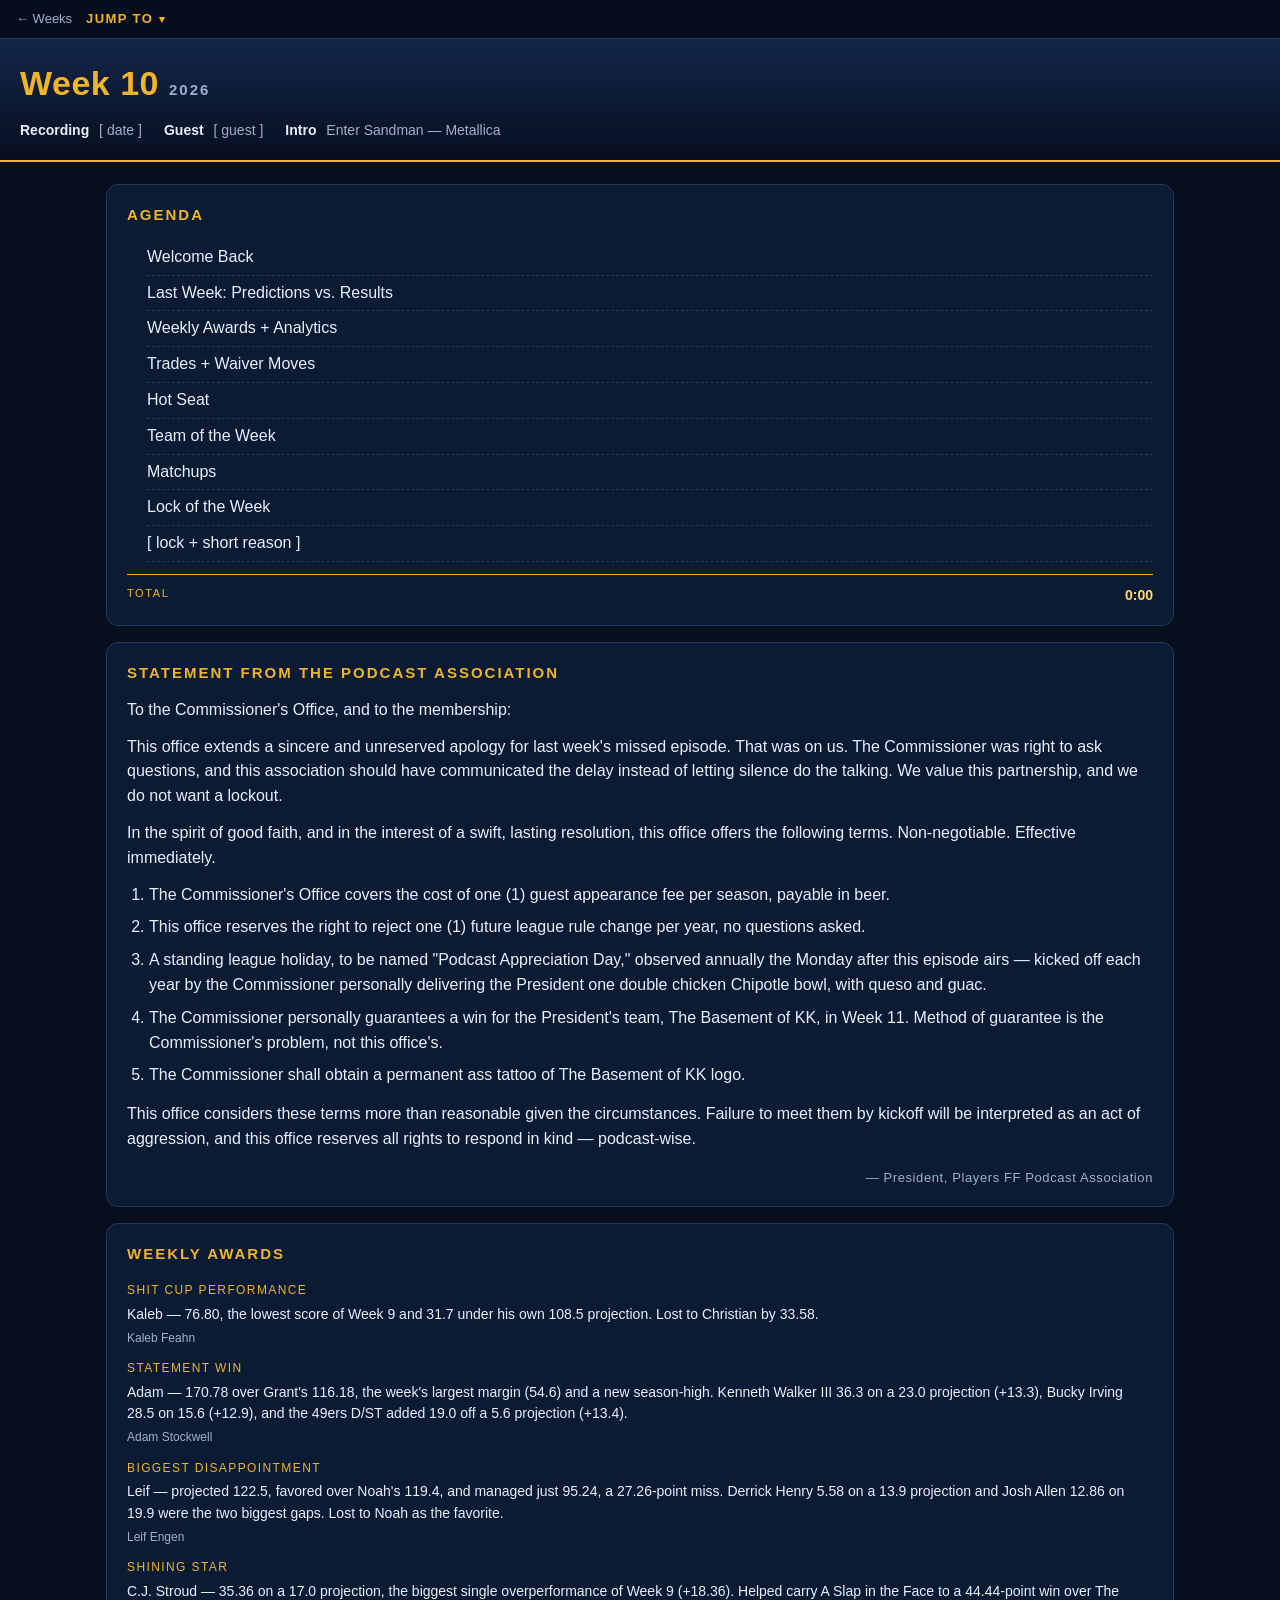
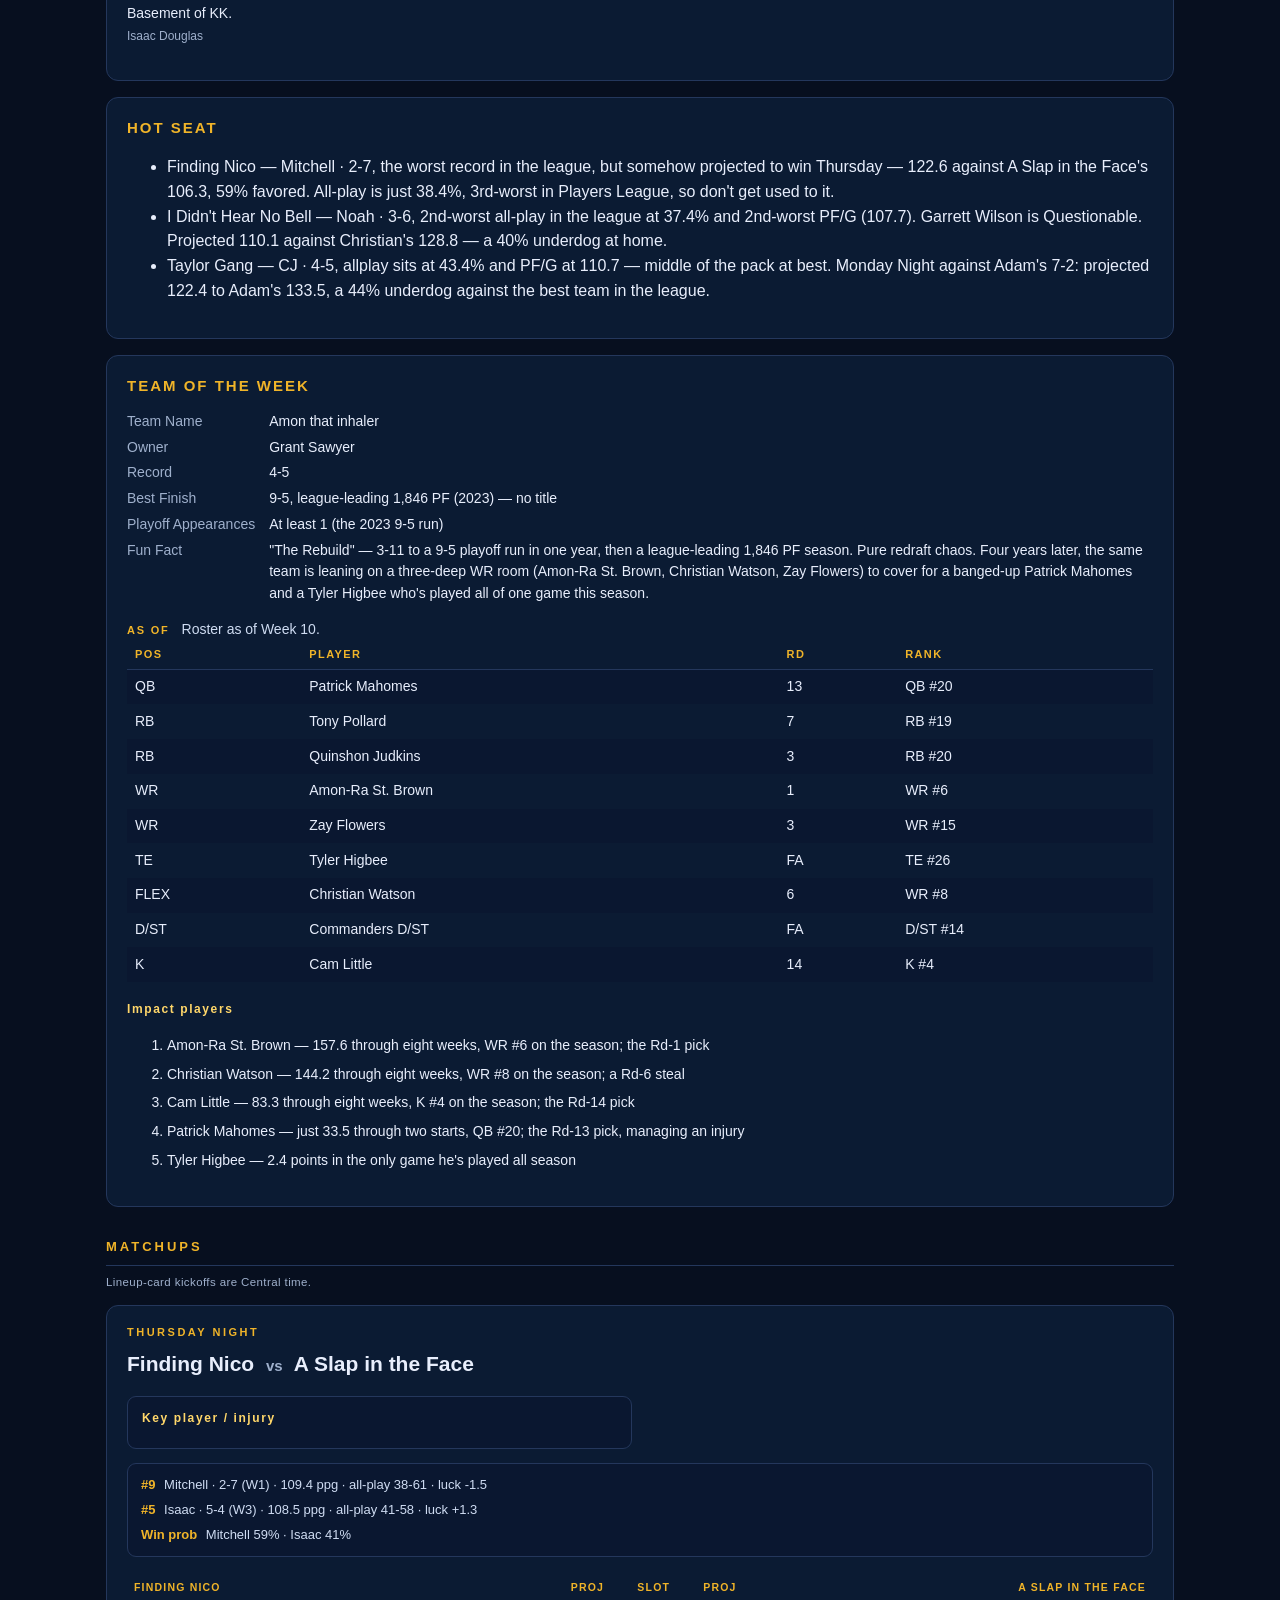
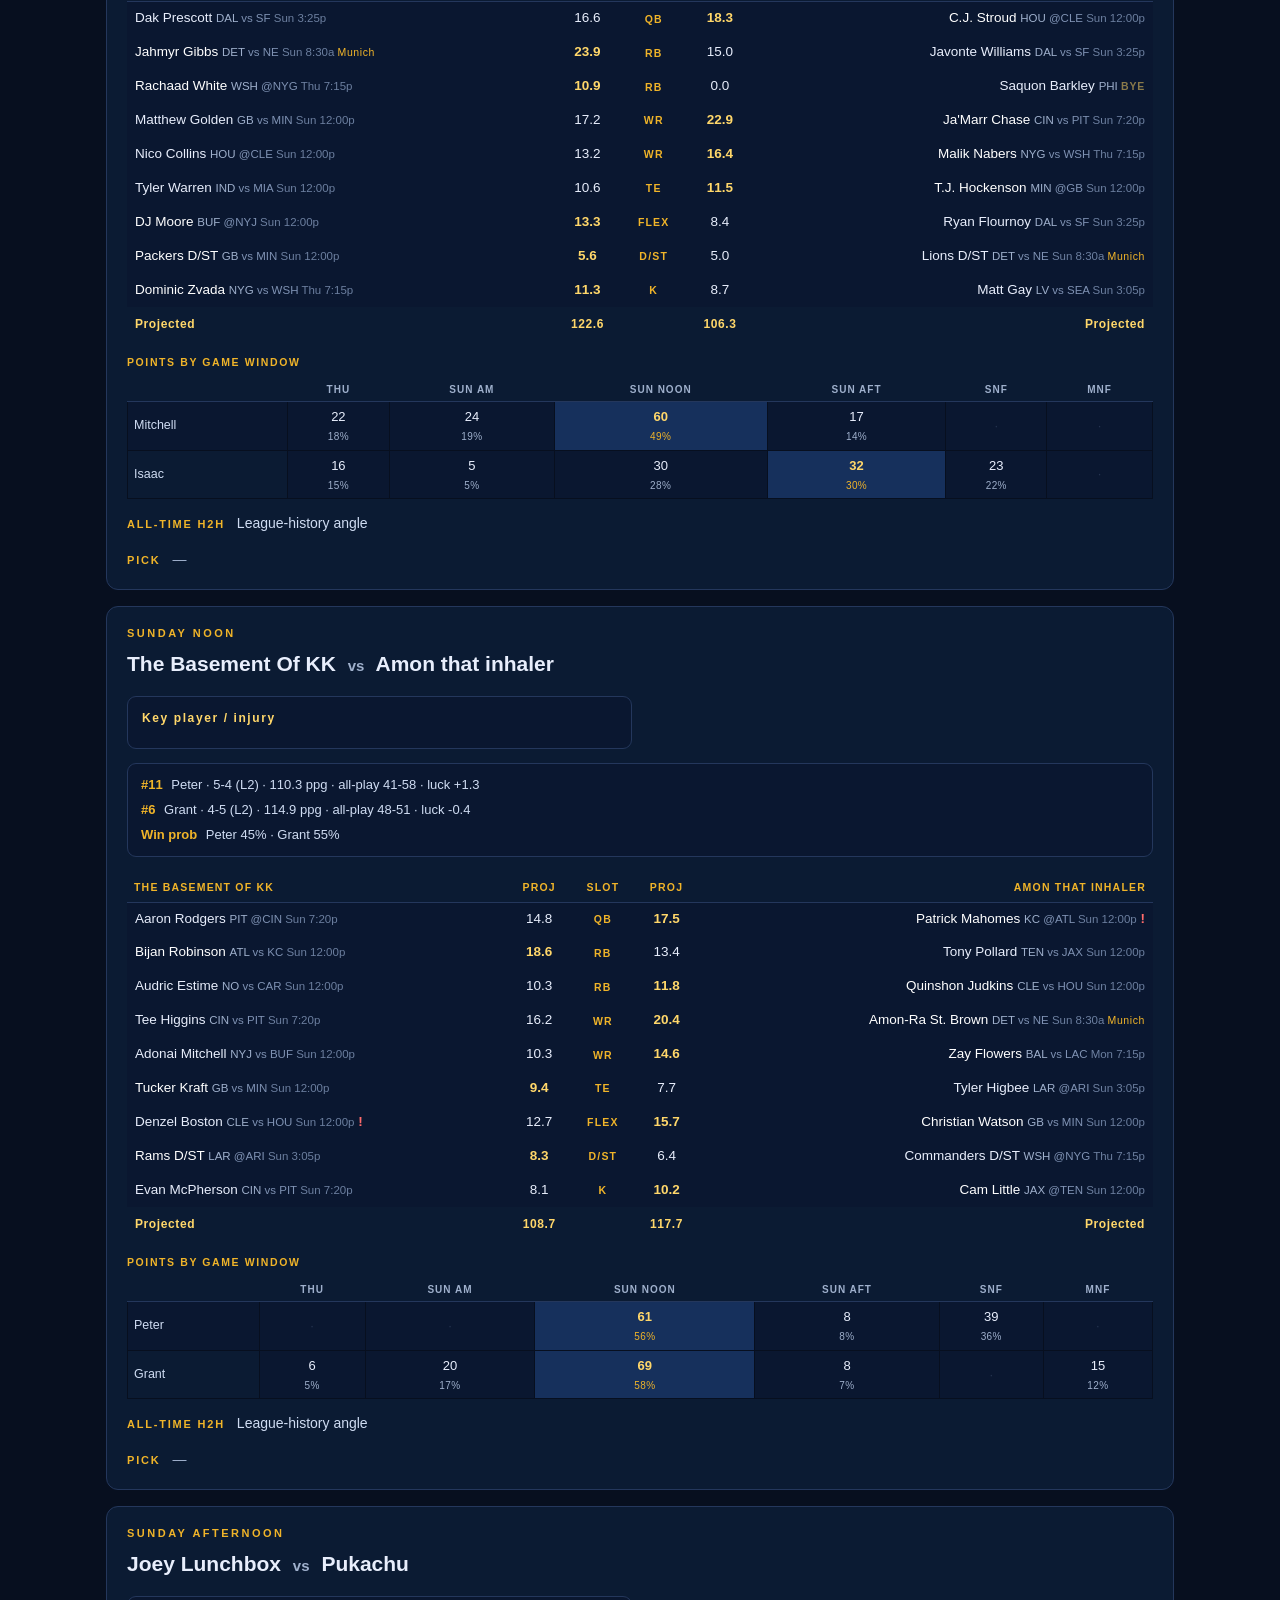
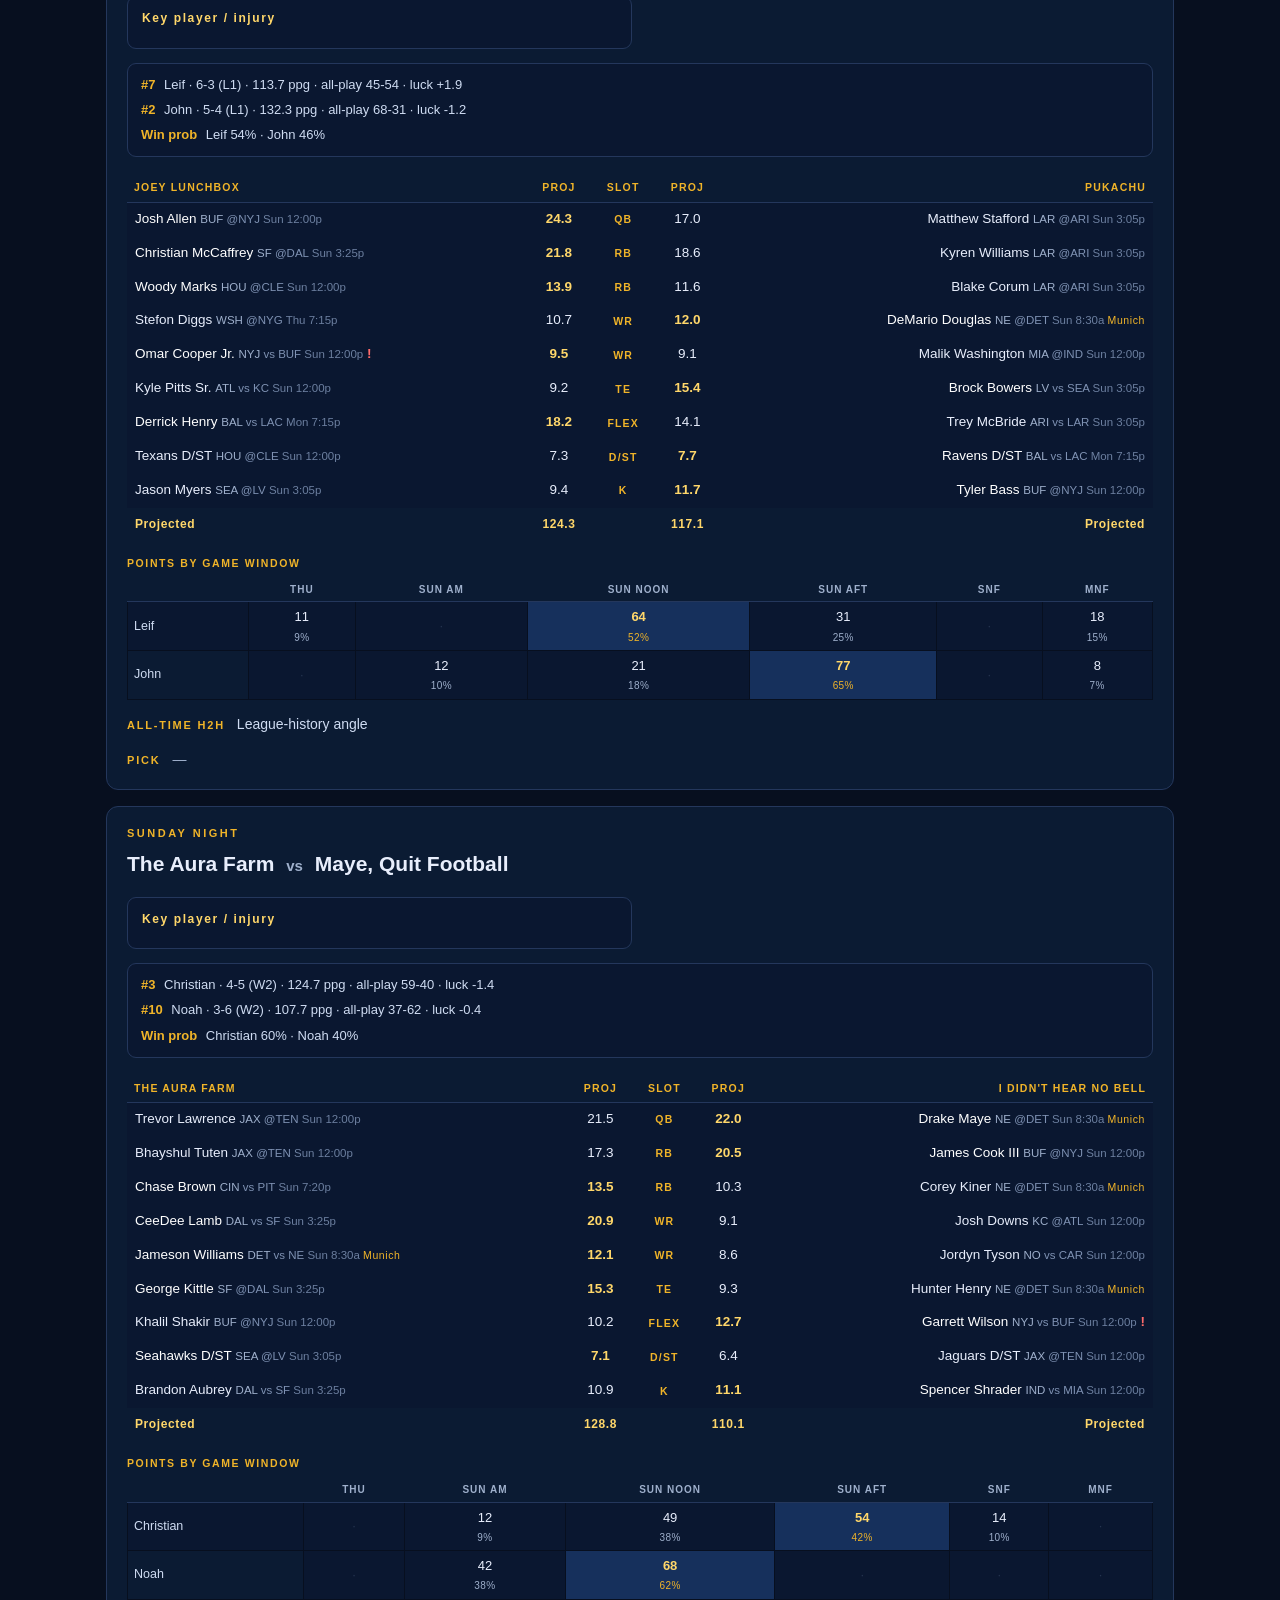
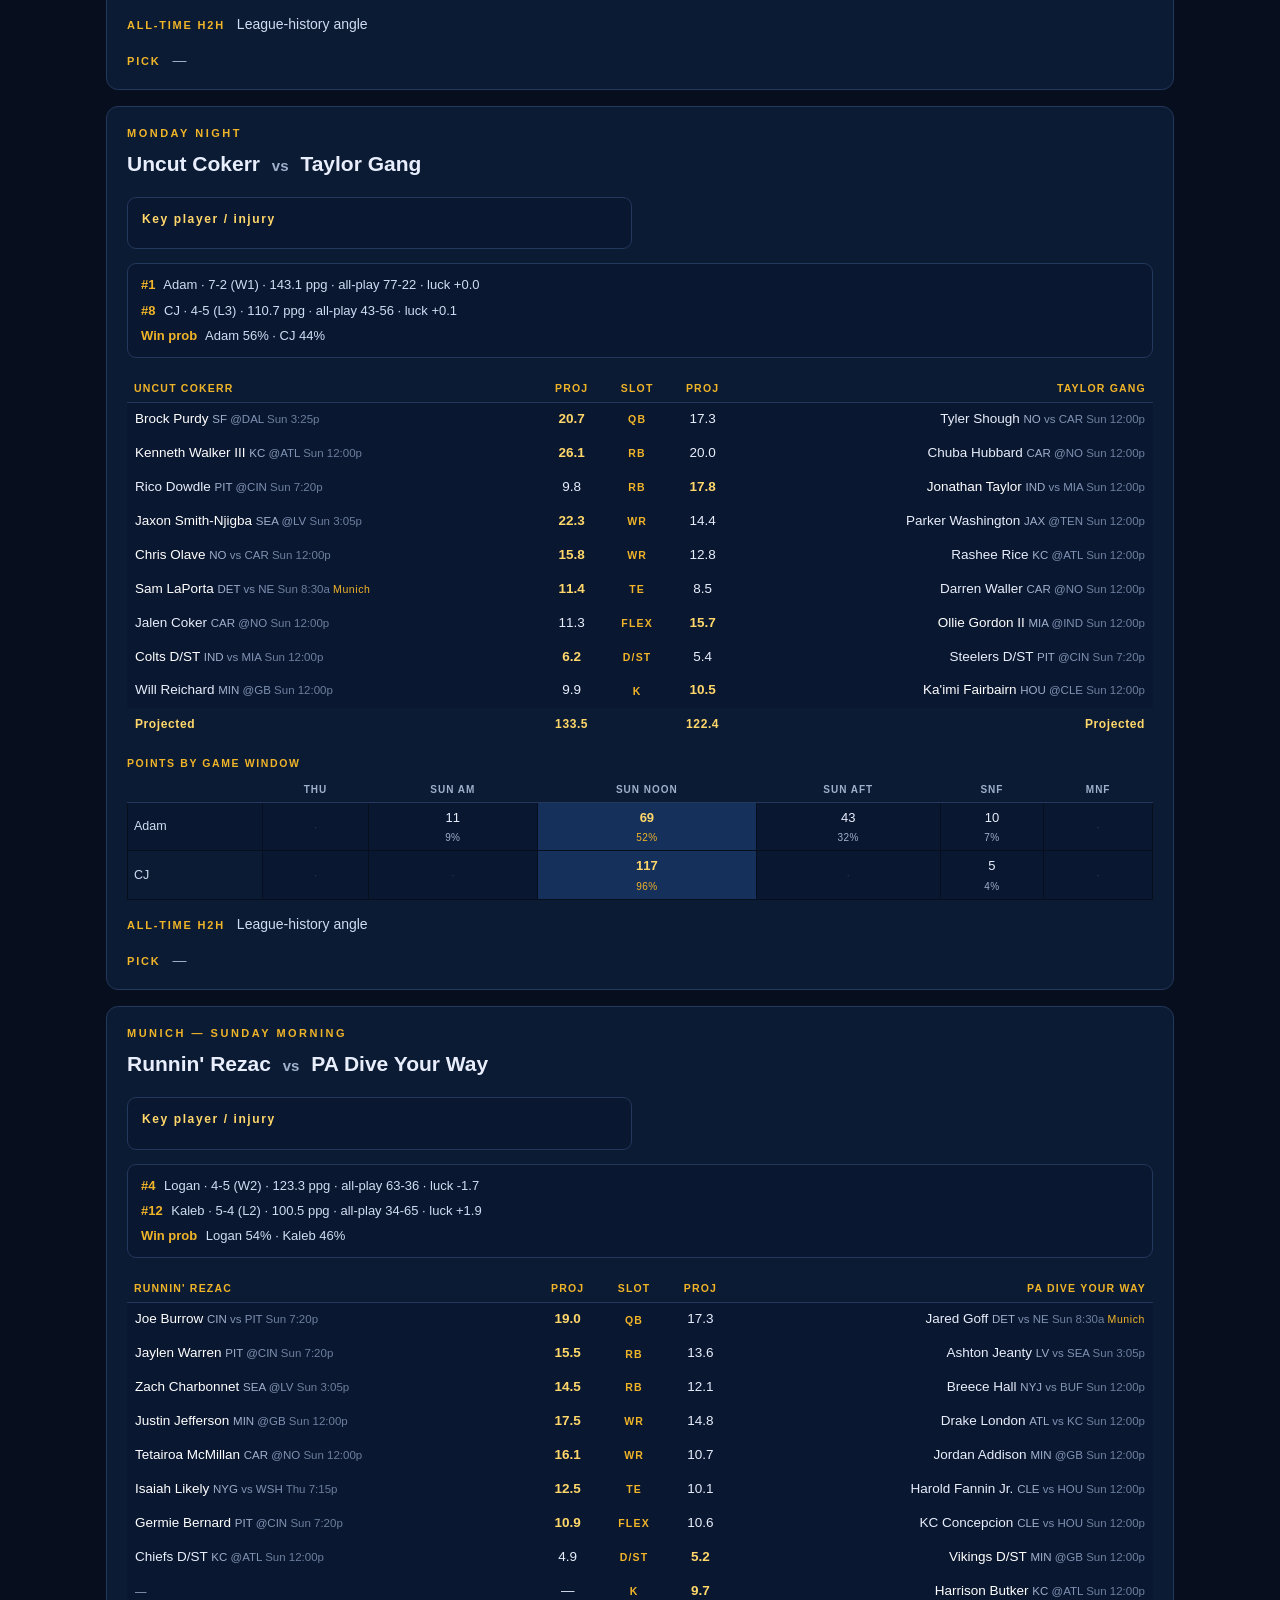
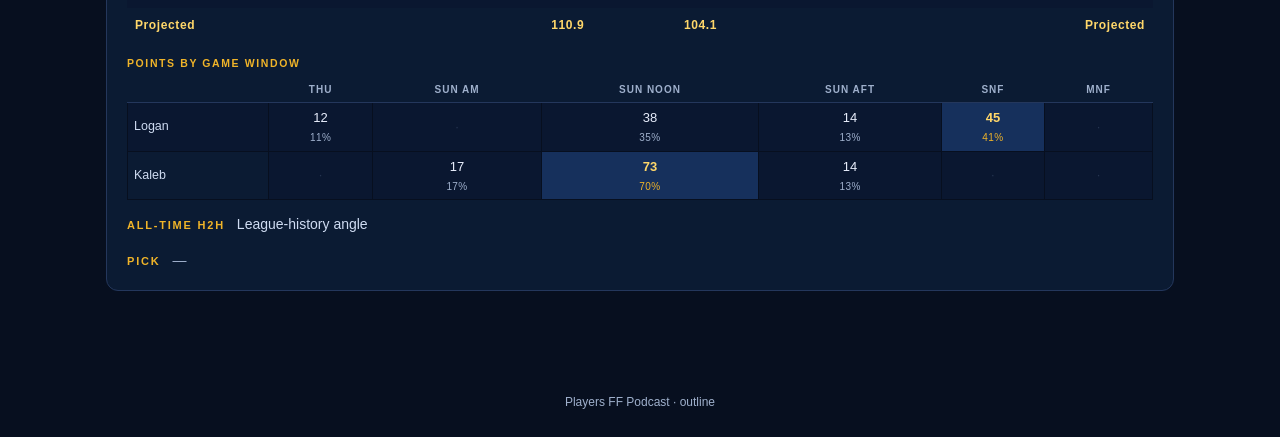
<file: week-10.html>
<!doctype html><html lang="en"><head><meta charset="utf-8">
<meta name="viewport" content="width=device-width,initial-scale=1">
<meta name="robots" content="noindex,nofollow">
<title>Week 10 — Players FF Podcast Outline</title>
<link rel="stylesheet" href="style.css?v=c7a4433166c"></head><body>
<div class="bar"><a class="back" href="index.html">← Weeks</a>
<details class="menu"><summary>Jump to<span class="car">▾</span></summary><nav>
<a href="#agenda">Agenda</a>
<a href="#statement">Statement from the Podcast Association</a>
<a href="#awards">Weekly Awards</a>
<a href="#hotseat">Hot Seat</a>
<a href="#totw">Team of the Week</a>
<a href="#finding-nico-a-slap-in-the-face">Thursday Night · Finding Nico v A Slap in the Face</a>
<a href="#the-basement-of-kk-amon-that-inhaler">Sunday Noon · The Basement Of KK v Amon that inhaler</a>
<a href="#joey-lunchbox-pukachu">Sunday Afternoon · Joey Lunchbox v Pukachu</a>
<a href="#the-aura-farm-maye-quit-football">Sunday Night · The Aura Farm v Maye, Quit Football</a>
<a href="#uncut-cokerr-taylor-gang">Monday Night · Uncut Cokerr v Taylor Gang</a>
<a href="#runnin-rezac-pa-dive-your-way">Munich — Sunday Morning · Runnin&#x27; Rezac v PA Dive Your Way</a>
</nav></details></div>
<header class="top">
<h1>Week 10<span class="yr">2026</span></h1>
<div class="meta">
<span><b>Recording</b> [ date ]</span>
<span><b>Guest</b> [ guest ]</span>
<span><b>Intro</b> Enter Sandman — Metallica</span>
</div></header><main>
<section id="agenda" class="card agenda"><h2>Agenda</h2><ol>
<li><span>Welcome Back</span><em></em></li>
<li><span>Last Week: Predictions vs. Results</span><em></em></li>
<li><span>Weekly Awards + Analytics</span><em></em></li>
<li><span>Trades + Waiver Moves</span><em></em></li>
<li><span>Hot Seat</span><em></em></li>
<li><span>Team of the Week</span><em></em></li>
<li><span>Matchups</span><em></em></li>
<li><span>Lock of the Week</span><em></em></li>
<li><span>[ lock + short reason ]</span><em></em></li>
</ol>
<p class="total"><span>Total</span><em>0:00</em></p>
</section>
<section id="statement" class="card"><h2>Statement from the Podcast Association</h2>
<p>To the Commissioner's Office, and to the membership:</p>
<p>This office extends a sincere and unreserved apology for last week's missed episode. That was on us. The Commissioner was right to ask questions, and this association should have communicated the delay instead of letting silence do the talking. We value this partnership, and we do not want a lockout.</p>
<p>In the spirit of good faith, and in the interest of a swift, lasting resolution, this office offers the following terms. Non-negotiable. Effective immediately.</p>
<ol>
<li>The Commissioner's Office covers the cost of one (1) guest appearance fee per season, payable in beer.</li>
<li>This office reserves the right to reject one (1) future league rule change per year, no questions asked.</li>
<li>A standing league holiday, to be named "Podcast Appreciation Day," observed annually the Monday after this episode airs — kicked off each year by the Commissioner personally delivering the President one double chicken Chipotle bowl, with queso and guac.</li>
<li>The Commissioner personally guarantees a win for the President's team, The Basement of KK, in Week 11. Method of guarantee is the Commissioner's problem, not this office's.</li>
<li>The Commissioner shall obtain a permanent ass tattoo of The Basement of KK logo.</li>
</ol>
<p>This office considers these terms more than reasonable given the circumstances. Failure to meet them by kickoff will be interpreted as an act of aggression, and this office reserves all rights to respond in kind — podcast-wise.</p>
<p class="who">— President, Players FF Podcast Association</p>
</section>
<section id="awards" class="card"><h2>Weekly Awards</h2><dl class="awards">
<dt>Shit Cup Performance</dt><dd>Kaleb — 76.80, the lowest score of Week 9 and 31.7 under his own 108.5 projection. Lost to Christian by 33.58.<span class="who">Kaleb Feahn</span></dd>
<dt>Statement Win</dt><dd>Adam — 170.78 over Grant's 116.18, the week's largest margin (54.6) and a new season-high. Kenneth Walker III 36.3 on a 23.0 projection (+13.3), Bucky Irving 28.5 on 15.6 (+12.9), and the 49ers D/ST added 19.0 off a 5.6 projection (+13.4).<span class="who">Adam Stockwell</span></dd>
<dt>Biggest Disappointment</dt><dd>Leif — projected 122.5, favored over Noah's 119.4, and managed just 95.24, a 27.26-point miss. Derrick Henry 5.58 on a 13.9 projection and Josh Allen 12.86 on 19.9 were the two biggest gaps. Lost to Noah as the favorite.<span class="who">Leif Engen</span></dd>
<dt>Shining Star</dt><dd>C.J. Stroud — 35.36 on a 17.0 projection, the biggest single overperformance of Week 9 (+18.36). Helped carry A Slap in the Face to a 44.44-point win over The Basement of KK.<span class="who">Isaac Douglas</span></dd>
</dl></section>
<section id="hotseat" class="card"><h2>Hot Seat</h2><ul>
<li>Finding Nico — Mitchell · 2-7, the worst record in the league, but somehow projected to win Thursday — 122.6 against A Slap in the Face's 106.3, 59% favored. All-play is just 38.4%, 3rd-worst in Players League, so don't get used to it.</li>
<li>I Didn't Hear No Bell — Noah · 3-6, 2nd-worst all-play in the league at 37.4% and 2nd-worst PF/G (107.7). Garrett Wilson is Questionable. Projected 110.1 against Christian's 128.8 — a 40% underdog at home.</li>
<li>Taylor Gang — CJ · 4-5, allplay sits at 43.4% and PF/G at 110.7 — middle of the pack at best. Monday Night against Adam's 7-2: projected 122.4 to Adam's 133.5, a 44% underdog against the best team in the league.</li>
</ul></section>
<section id="totw" class="card"><h2>Team of the Week</h2>
<dl class="kv">
<dt>Team Name</dt><dd>Amon that inhaler</dd>
<dt>Owner</dt><dd>Grant Sawyer</dd>
<dt>Record</dt><dd>4-5</dd>
<dt>Best Finish</dt><dd>9-5, league-leading 1,846 PF (2023) — no title</dd>
<dt>Playoff Appearances</dt><dd>At least 1 (the 2023 9-5 run)</dd>
<dt>Fun Fact</dt><dd>&quot;The Rebuild&quot; — 3-11 to a 9-5 playoff run in one year, then a league-leading 1,846 PF season. Pure redraft chaos. Four years later, the same team is leaning on a three-deep WR room (Amon-Ra St. Brown, Christian Watson, Zay Flowers) to cover for a banged-up Patrick Mahomes and a Tyler Higbee who's played all of one game this season.</dd>
</dl>
<p class="h2h"><b>As of</b> Roster as of Week 10.</p>
<table><thead><tr><th>Pos</th><th>Player</th><th>Rd</th><th>Rank</th></tr></thead><tbody>
<tr><td>QB</td><td>Patrick Mahomes</td><td>13</td><td>QB #20</td></tr>
<tr><td>RB</td><td>Tony Pollard</td><td>7</td><td>RB #19</td></tr>
<tr><td>RB</td><td>Quinshon Judkins</td><td>3</td><td>RB #20</td></tr>
<tr><td>WR</td><td>Amon-Ra St. Brown</td><td>1</td><td>WR #6</td></tr>
<tr><td>WR</td><td>Zay Flowers</td><td>3</td><td>WR #15</td></tr>
<tr><td>TE</td><td>Tyler Higbee</td><td>FA</td><td>TE #26</td></tr>
<tr><td>FLEX</td><td>Christian Watson</td><td>6</td><td>WR #8</td></tr>
<tr><td>D/ST</td><td>Commanders D/ST</td><td>FA</td><td>D/ST #14</td></tr>
<tr><td>K</td><td>Cam Little</td><td>14</td><td>K #4</td></tr>
</tbody></table>
<h4>Impact players</h4><ol class="impact">
<li>Amon-Ra St. Brown — 157.6 through eight weeks, WR #6 on the season; the Rd-1 pick</li>
<li>Christian Watson — 144.2 through eight weeks, WR #8 on the season; a Rd-6 steal</li>
<li>Cam Little — 83.3 through eight weeks, K #4 on the season; the Rd-14 pick</li>
<li>Patrick Mahomes — just 33.5 through two starts, QB #20; the Rd-13 pick, managing an injury</li>
<li>Tyler Higbee — 2.4 points in the only game he's played all season</li>
</ol>
</section>
<h2 class="hdr">Matchups</h2>
<p class="tznote">Lineup-card kickoffs are Central time.</p>
<section id="finding-nico-a-slap-in-the-face" class="card game">
<div class="slot">THURSDAY NIGHT</div>
<h3>Finding Nico <i>vs</i> A Slap in the Face</h3>
<div class="teams">
<div class="team"><h4>Key player / injury</h4><ul>
</ul></div>
</div>
<div class="form">
<div><b>#9</b> Mitchell · 2-7 (W1) · 109.4 ppg · all-play 38-61 · luck -1.5</div>
<div><b>#5</b> Isaac · 5-4 (W3) · 108.5 ppg · all-play 41-58 · luck +1.3</div>
<div><b>Win prob</b> Mitchell 59% · Isaac 41%</div>
</div>
<table class="lc"><thead><tr>
<th class="l">Finding Nico</th><th class="c">Proj</th><th class="c">Slot</th><th class="c">Proj</th><th class="r">A Slap in the Face</th></tr></thead><tbody>
<tr><td class="l">Dak Prescott <span class="dim">DAL <span class="opp">vs SF <span class="kick">Sun 3:25p</span></span></span></td><td class="c">16.6</td><td class="c slotc">QB</td><td class="c win">18.3</td><td class="r win">C.J. Stroud <span class="dim">HOU <span class="opp">@CLE <span class="kick">Sun 12:00p</span></span></span></td></tr>
<tr><td class="l win">Jahmyr Gibbs <span class="dim">DET <span class="opp">vs NE <span class="kick">Sun 8:30a</span> <span class="intl">Munich</span></span></span></td><td class="c win">23.9</td><td class="c slotc">RB</td><td class="c">15.0</td><td class="r">Javonte Williams <span class="dim">DAL <span class="opp">vs SF <span class="kick">Sun 3:25p</span></span></span></td></tr>
<tr><td class="l win">Rachaad White <span class="dim">WSH <span class="opp">@NYG <span class="kick">Thu 7:15p</span></span></span></td><td class="c win">10.9</td><td class="c slotc">RB</td><td class="c">0.0</td><td class="r">Saquon Barkley <span class="dim">PHI <span class="opp bye">BYE</span></span></td></tr>
<tr><td class="l">Matthew Golden <span class="dim">GB <span class="opp">vs MIN <span class="kick">Sun 12:00p</span></span></span></td><td class="c">17.2</td><td class="c slotc">WR</td><td class="c win">22.9</td><td class="r win">Ja&#x27;Marr Chase <span class="dim">CIN <span class="opp">vs PIT <span class="kick">Sun 7:20p</span></span></span></td></tr>
<tr><td class="l">Nico Collins <span class="dim">HOU <span class="opp">@CLE <span class="kick">Sun 12:00p</span></span></span></td><td class="c">13.2</td><td class="c slotc">WR</td><td class="c win">16.4</td><td class="r win">Malik Nabers <span class="dim">NYG <span class="opp">vs WSH <span class="kick">Thu 7:15p</span></span></span></td></tr>
<tr><td class="l">Tyler Warren <span class="dim">IND <span class="opp">vs MIA <span class="kick">Sun 12:00p</span></span></span></td><td class="c">10.6</td><td class="c slotc">TE</td><td class="c win">11.5</td><td class="r win">T.J. Hockenson <span class="dim">MIN <span class="opp">@GB <span class="kick">Sun 12:00p</span></span></span></td></tr>
<tr><td class="l win">DJ Moore <span class="dim">BUF <span class="opp">@NYJ <span class="kick">Sun 12:00p</span></span></span></td><td class="c win">13.3</td><td class="c slotc">FLEX</td><td class="c">8.4</td><td class="r">Ryan Flournoy <span class="dim">DAL <span class="opp">vs SF <span class="kick">Sun 3:25p</span></span></span></td></tr>
<tr><td class="l win">Packers D/ST <span class="dim">GB <span class="opp">vs MIN <span class="kick">Sun 12:00p</span></span></span></td><td class="c win">5.6</td><td class="c slotc">D/ST</td><td class="c">5.0</td><td class="r">Lions D/ST <span class="dim">DET <span class="opp">vs NE <span class="kick">Sun 8:30a</span> <span class="intl">Munich</span></span></span></td></tr>
<tr><td class="l win">Dominic Zvada <span class="dim">NYG <span class="opp">vs WSH <span class="kick">Thu 7:15p</span></span></span></td><td class="c win">11.3</td><td class="c slotc">K</td><td class="c">8.7</td><td class="r">Matt Gay <span class="dim">LV <span class="opp">vs SEA <span class="kick">Sun 3:05p</span></span></span></td></tr>
<tr class="tot"><td class="l">Projected</td><td class="c">122.6</td><td class="c"></td><td class="c">106.3</td><td class="r">Projected</td></tr>
</tbody></table>
<div class="win"><h5>Points by game window</h5><table class="wt"><thead><tr><th></th>
<th>Thu</th>
<th>Sun AM</th>
<th>Sun Noon</th>
<th>Sun Aft</th>
<th>SNF</th>
<th>MNF</th>
</tr></thead><tbody>
<tr><td class="who">Mitchell</td>
<td class="">22<span class="pct">18%</span></td>
<td class="">24<span class="pct">19%</span></td>
<td class="hot">60<span class="pct">49%</span></td>
<td class="">17<span class="pct">14%</span></td>
<td class="zero">·</td>
<td class="zero">·</td>
</tr>
<tr><td class="who">Isaac</td>
<td class="">16<span class="pct">15%</span></td>
<td class="">5<span class="pct">5%</span></td>
<td class="">30<span class="pct">28%</span></td>
<td class="hot">32<span class="pct">30%</span></td>
<td class="">23<span class="pct">22%</span></td>
<td class="zero">·</td>
</tr>
</tbody></table></div>
<p class="h2h"><b>All-time H2H</b> League-history angle</p>
<p class="pick"><b>Pick</b> <span class="blank">—</span></p>
</section>
<section id="the-basement-of-kk-amon-that-inhaler" class="card game">
<div class="slot">SUNDAY NOON</div>
<h3>The Basement Of KK <i>vs</i> Amon that inhaler</h3>
<div class="teams">
<div class="team"><h4>Key player / injury</h4><ul>
</ul></div>
</div>
<div class="form">
<div><b>#11</b> Peter · 5-4 (L2) · 110.3 ppg · all-play 41-58 · luck +1.3</div>
<div><b>#6</b> Grant · 4-5 (L2) · 114.9 ppg · all-play 48-51 · luck -0.4</div>
<div><b>Win prob</b> Peter 45% · Grant 55%</div>
</div>
<table class="lc"><thead><tr>
<th class="l">The Basement Of KK</th><th class="c">Proj</th><th class="c">Slot</th><th class="c">Proj</th><th class="r">Amon that inhaler</th></tr></thead><tbody>
<tr><td class="l">Aaron Rodgers <span class="dim">PIT <span class="opp">@CIN <span class="kick">Sun 7:20p</span></span></span></td><td class="c">14.8</td><td class="c slotc">QB</td><td class="c win">17.5</td><td class="r win">Patrick Mahomes <span class="dim">KC <span class="opp">@ATL <span class="kick">Sun 12:00p</span></span></span> <i class="inj" title="QUESTIONABLE">!</i></td></tr>
<tr><td class="l win">Bijan Robinson <span class="dim">ATL <span class="opp">vs KC <span class="kick">Sun 12:00p</span></span></span></td><td class="c win">18.6</td><td class="c slotc">RB</td><td class="c">13.4</td><td class="r">Tony Pollard <span class="dim">TEN <span class="opp">vs JAX <span class="kick">Sun 12:00p</span></span></span></td></tr>
<tr><td class="l">Audric Estime <span class="dim">NO <span class="opp">vs CAR <span class="kick">Sun 12:00p</span></span></span></td><td class="c">10.3</td><td class="c slotc">RB</td><td class="c win">11.8</td><td class="r win">Quinshon Judkins <span class="dim">CLE <span class="opp">vs HOU <span class="kick">Sun 12:00p</span></span></span></td></tr>
<tr><td class="l">Tee Higgins <span class="dim">CIN <span class="opp">vs PIT <span class="kick">Sun 7:20p</span></span></span></td><td class="c">16.2</td><td class="c slotc">WR</td><td class="c win">20.4</td><td class="r win">Amon-Ra St. Brown <span class="dim">DET <span class="opp">vs NE <span class="kick">Sun 8:30a</span> <span class="intl">Munich</span></span></span></td></tr>
<tr><td class="l">Adonai Mitchell <span class="dim">NYJ <span class="opp">vs BUF <span class="kick">Sun 12:00p</span></span></span></td><td class="c">10.3</td><td class="c slotc">WR</td><td class="c win">14.6</td><td class="r win">Zay Flowers <span class="dim">BAL <span class="opp">vs LAC <span class="kick">Mon 7:15p</span></span></span></td></tr>
<tr><td class="l win">Tucker Kraft <span class="dim">GB <span class="opp">vs MIN <span class="kick">Sun 12:00p</span></span></span></td><td class="c win">9.4</td><td class="c slotc">TE</td><td class="c">7.7</td><td class="r">Tyler Higbee <span class="dim">LAR <span class="opp">@ARI <span class="kick">Sun 3:05p</span></span></span></td></tr>
<tr><td class="l">Denzel Boston <span class="dim">CLE <span class="opp">vs HOU <span class="kick">Sun 12:00p</span></span></span> <i class="inj" title="QUESTIONABLE">!</i></td><td class="c">12.7</td><td class="c slotc">FLEX</td><td class="c win">15.7</td><td class="r win">Christian Watson <span class="dim">GB <span class="opp">vs MIN <span class="kick">Sun 12:00p</span></span></span></td></tr>
<tr><td class="l win">Rams D/ST <span class="dim">LAR <span class="opp">@ARI <span class="kick">Sun 3:05p</span></span></span></td><td class="c win">8.3</td><td class="c slotc">D/ST</td><td class="c">6.4</td><td class="r">Commanders D/ST <span class="dim">WSH <span class="opp">@NYG <span class="kick">Thu 7:15p</span></span></span></td></tr>
<tr><td class="l">Evan McPherson <span class="dim">CIN <span class="opp">vs PIT <span class="kick">Sun 7:20p</span></span></span></td><td class="c">8.1</td><td class="c slotc">K</td><td class="c win">10.2</td><td class="r win">Cam Little <span class="dim">JAX <span class="opp">@TEN <span class="kick">Sun 12:00p</span></span></span></td></tr>
<tr class="tot"><td class="l">Projected</td><td class="c">108.7</td><td class="c"></td><td class="c">117.7</td><td class="r">Projected</td></tr>
</tbody></table>
<div class="win"><h5>Points by game window</h5><table class="wt"><thead><tr><th></th>
<th>Thu</th>
<th>Sun AM</th>
<th>Sun Noon</th>
<th>Sun Aft</th>
<th>SNF</th>
<th>MNF</th>
</tr></thead><tbody>
<tr><td class="who">Peter</td>
<td class="zero">·</td>
<td class="zero">·</td>
<td class="hot">61<span class="pct">56%</span></td>
<td class="">8<span class="pct">8%</span></td>
<td class="">39<span class="pct">36%</span></td>
<td class="zero">·</td>
</tr>
<tr><td class="who">Grant</td>
<td class="">6<span class="pct">5%</span></td>
<td class="">20<span class="pct">17%</span></td>
<td class="hot">69<span class="pct">58%</span></td>
<td class="">8<span class="pct">7%</span></td>
<td class="zero">·</td>
<td class="">15<span class="pct">12%</span></td>
</tr>
</tbody></table></div>
<p class="h2h"><b>All-time H2H</b> League-history angle</p>
<p class="pick"><b>Pick</b> <span class="blank">—</span></p>
</section>
<section id="joey-lunchbox-pukachu" class="card game">
<div class="slot">SUNDAY AFTERNOON</div>
<h3>Joey Lunchbox <i>vs</i> Pukachu</h3>
<div class="teams">
<div class="team"><h4>Key player / injury</h4><ul>
</ul></div>
</div>
<div class="form">
<div><b>#7</b> Leif · 6-3 (L1) · 113.7 ppg · all-play 45-54 · luck +1.9</div>
<div><b>#2</b> John · 5-4 (L1) · 132.3 ppg · all-play 68-31 · luck -1.2</div>
<div><b>Win prob</b> Leif 54% · John 46%</div>
</div>
<table class="lc"><thead><tr>
<th class="l">Joey Lunchbox</th><th class="c">Proj</th><th class="c">Slot</th><th class="c">Proj</th><th class="r">Pukachu</th></tr></thead><tbody>
<tr><td class="l win">Josh Allen <span class="dim">BUF <span class="opp">@NYJ <span class="kick">Sun 12:00p</span></span></span></td><td class="c win">24.3</td><td class="c slotc">QB</td><td class="c">17.0</td><td class="r">Matthew Stafford <span class="dim">LAR <span class="opp">@ARI <span class="kick">Sun 3:05p</span></span></span></td></tr>
<tr><td class="l win">Christian McCaffrey <span class="dim">SF <span class="opp">@DAL <span class="kick">Sun 3:25p</span></span></span></td><td class="c win">21.8</td><td class="c slotc">RB</td><td class="c">18.6</td><td class="r">Kyren Williams <span class="dim">LAR <span class="opp">@ARI <span class="kick">Sun 3:05p</span></span></span></td></tr>
<tr><td class="l win">Woody Marks <span class="dim">HOU <span class="opp">@CLE <span class="kick">Sun 12:00p</span></span></span></td><td class="c win">13.9</td><td class="c slotc">RB</td><td class="c">11.6</td><td class="r">Blake Corum <span class="dim">LAR <span class="opp">@ARI <span class="kick">Sun 3:05p</span></span></span></td></tr>
<tr><td class="l">Stefon Diggs <span class="dim">WSH <span class="opp">@NYG <span class="kick">Thu 7:15p</span></span></span></td><td class="c">10.7</td><td class="c slotc">WR</td><td class="c win">12.0</td><td class="r win">DeMario Douglas <span class="dim">NE <span class="opp">@DET <span class="kick">Sun 8:30a</span> <span class="intl">Munich</span></span></span></td></tr>
<tr><td class="l win">Omar Cooper Jr. <span class="dim">NYJ <span class="opp">vs BUF <span class="kick">Sun 12:00p</span></span></span> <i class="inj" title="QUESTIONABLE">!</i></td><td class="c win">9.5</td><td class="c slotc">WR</td><td class="c">9.1</td><td class="r">Malik Washington <span class="dim">MIA <span class="opp">@IND <span class="kick">Sun 12:00p</span></span></span></td></tr>
<tr><td class="l">Kyle Pitts Sr. <span class="dim">ATL <span class="opp">vs KC <span class="kick">Sun 12:00p</span></span></span></td><td class="c">9.2</td><td class="c slotc">TE</td><td class="c win">15.4</td><td class="r win">Brock Bowers <span class="dim">LV <span class="opp">vs SEA <span class="kick">Sun 3:05p</span></span></span></td></tr>
<tr><td class="l win">Derrick Henry <span class="dim">BAL <span class="opp">vs LAC <span class="kick">Mon 7:15p</span></span></span></td><td class="c win">18.2</td><td class="c slotc">FLEX</td><td class="c">14.1</td><td class="r">Trey McBride <span class="dim">ARI <span class="opp">vs LAR <span class="kick">Sun 3:05p</span></span></span></td></tr>
<tr><td class="l">Texans D/ST <span class="dim">HOU <span class="opp">@CLE <span class="kick">Sun 12:00p</span></span></span></td><td class="c">7.3</td><td class="c slotc">D/ST</td><td class="c win">7.7</td><td class="r win">Ravens D/ST <span class="dim">BAL <span class="opp">vs LAC <span class="kick">Mon 7:15p</span></span></span></td></tr>
<tr><td class="l">Jason Myers <span class="dim">SEA <span class="opp">@LV <span class="kick">Sun 3:05p</span></span></span></td><td class="c">9.4</td><td class="c slotc">K</td><td class="c win">11.7</td><td class="r win">Tyler Bass <span class="dim">BUF <span class="opp">@NYJ <span class="kick">Sun 12:00p</span></span></span></td></tr>
<tr class="tot"><td class="l">Projected</td><td class="c">124.3</td><td class="c"></td><td class="c">117.1</td><td class="r">Projected</td></tr>
</tbody></table>
<div class="win"><h5>Points by game window</h5><table class="wt"><thead><tr><th></th>
<th>Thu</th>
<th>Sun AM</th>
<th>Sun Noon</th>
<th>Sun Aft</th>
<th>SNF</th>
<th>MNF</th>
</tr></thead><tbody>
<tr><td class="who">Leif</td>
<td class="">11<span class="pct">9%</span></td>
<td class="zero">·</td>
<td class="hot">64<span class="pct">52%</span></td>
<td class="">31<span class="pct">25%</span></td>
<td class="zero">·</td>
<td class="">18<span class="pct">15%</span></td>
</tr>
<tr><td class="who">John</td>
<td class="zero">·</td>
<td class="">12<span class="pct">10%</span></td>
<td class="">21<span class="pct">18%</span></td>
<td class="hot">77<span class="pct">65%</span></td>
<td class="zero">·</td>
<td class="">8<span class="pct">7%</span></td>
</tr>
</tbody></table></div>
<p class="h2h"><b>All-time H2H</b> League-history angle</p>
<p class="pick"><b>Pick</b> <span class="blank">—</span></p>
</section>
<section id="the-aura-farm-maye-quit-football" class="card game">
<div class="slot">SUNDAY NIGHT</div>
<h3>The Aura Farm <i>vs</i> Maye, Quit Football</h3>
<div class="teams">
<div class="team"><h4>Key player / injury</h4><ul>
</ul></div>
</div>
<div class="form">
<div><b>#3</b> Christian · 4-5 (W2) · 124.7 ppg · all-play 59-40 · luck -1.4</div>
<div><b>#10</b> Noah · 3-6 (W2) · 107.7 ppg · all-play 37-62 · luck -0.4</div>
<div><b>Win prob</b> Christian 60% · Noah 40%</div>
</div>
<table class="lc"><thead><tr>
<th class="l">The Aura Farm</th><th class="c">Proj</th><th class="c">Slot</th><th class="c">Proj</th><th class="r">I Didn&#x27;t Hear No Bell</th></tr></thead><tbody>
<tr><td class="l">Trevor Lawrence <span class="dim">JAX <span class="opp">@TEN <span class="kick">Sun 12:00p</span></span></span></td><td class="c">21.5</td><td class="c slotc">QB</td><td class="c win">22.0</td><td class="r win">Drake Maye <span class="dim">NE <span class="opp">@DET <span class="kick">Sun 8:30a</span> <span class="intl">Munich</span></span></span></td></tr>
<tr><td class="l">Bhayshul Tuten <span class="dim">JAX <span class="opp">@TEN <span class="kick">Sun 12:00p</span></span></span></td><td class="c">17.3</td><td class="c slotc">RB</td><td class="c win">20.5</td><td class="r win">James Cook III <span class="dim">BUF <span class="opp">@NYJ <span class="kick">Sun 12:00p</span></span></span></td></tr>
<tr><td class="l win">Chase Brown <span class="dim">CIN <span class="opp">vs PIT <span class="kick">Sun 7:20p</span></span></span></td><td class="c win">13.5</td><td class="c slotc">RB</td><td class="c">10.3</td><td class="r">Corey Kiner <span class="dim">NE <span class="opp">@DET <span class="kick">Sun 8:30a</span> <span class="intl">Munich</span></span></span></td></tr>
<tr><td class="l win">CeeDee Lamb <span class="dim">DAL <span class="opp">vs SF <span class="kick">Sun 3:25p</span></span></span></td><td class="c win">20.9</td><td class="c slotc">WR</td><td class="c">9.1</td><td class="r">Josh Downs <span class="dim">KC <span class="opp">@ATL <span class="kick">Sun 12:00p</span></span></span></td></tr>
<tr><td class="l win">Jameson Williams <span class="dim">DET <span class="opp">vs NE <span class="kick">Sun 8:30a</span> <span class="intl">Munich</span></span></span></td><td class="c win">12.1</td><td class="c slotc">WR</td><td class="c">8.6</td><td class="r">Jordyn Tyson <span class="dim">NO <span class="opp">vs CAR <span class="kick">Sun 12:00p</span></span></span></td></tr>
<tr><td class="l win">George Kittle <span class="dim">SF <span class="opp">@DAL <span class="kick">Sun 3:25p</span></span></span></td><td class="c win">15.3</td><td class="c slotc">TE</td><td class="c">9.3</td><td class="r">Hunter Henry <span class="dim">NE <span class="opp">@DET <span class="kick">Sun 8:30a</span> <span class="intl">Munich</span></span></span></td></tr>
<tr><td class="l">Khalil Shakir <span class="dim">BUF <span class="opp">@NYJ <span class="kick">Sun 12:00p</span></span></span></td><td class="c">10.2</td><td class="c slotc">FLEX</td><td class="c win">12.7</td><td class="r win">Garrett Wilson <span class="dim">NYJ <span class="opp">vs BUF <span class="kick">Sun 12:00p</span></span></span> <i class="inj" title="QUESTIONABLE">!</i></td></tr>
<tr><td class="l win">Seahawks D/ST <span class="dim">SEA <span class="opp">@LV <span class="kick">Sun 3:05p</span></span></span></td><td class="c win">7.1</td><td class="c slotc">D/ST</td><td class="c">6.4</td><td class="r">Jaguars D/ST <span class="dim">JAX <span class="opp">@TEN <span class="kick">Sun 12:00p</span></span></span></td></tr>
<tr><td class="l">Brandon Aubrey <span class="dim">DAL <span class="opp">vs SF <span class="kick">Sun 3:25p</span></span></span></td><td class="c">10.9</td><td class="c slotc">K</td><td class="c win">11.1</td><td class="r win">Spencer Shrader <span class="dim">IND <span class="opp">vs MIA <span class="kick">Sun 12:00p</span></span></span></td></tr>
<tr class="tot"><td class="l">Projected</td><td class="c">128.8</td><td class="c"></td><td class="c">110.1</td><td class="r">Projected</td></tr>
</tbody></table>
<div class="win"><h5>Points by game window</h5><table class="wt"><thead><tr><th></th>
<th>Thu</th>
<th>Sun AM</th>
<th>Sun Noon</th>
<th>Sun Aft</th>
<th>SNF</th>
<th>MNF</th>
</tr></thead><tbody>
<tr><td class="who">Christian</td>
<td class="zero">·</td>
<td class="">12<span class="pct">9%</span></td>
<td class="">49<span class="pct">38%</span></td>
<td class="hot">54<span class="pct">42%</span></td>
<td class="">14<span class="pct">10%</span></td>
<td class="zero">·</td>
</tr>
<tr><td class="who">Noah</td>
<td class="zero">·</td>
<td class="">42<span class="pct">38%</span></td>
<td class="hot">68<span class="pct">62%</span></td>
<td class="zero">·</td>
<td class="zero">·</td>
<td class="zero">·</td>
</tr>
</tbody></table></div>
<p class="h2h"><b>All-time H2H</b> League-history angle</p>
<p class="pick"><b>Pick</b> <span class="blank">—</span></p>
</section>
<section id="uncut-cokerr-taylor-gang" class="card game">
<div class="slot">MONDAY NIGHT</div>
<h3>Uncut Cokerr <i>vs</i> Taylor Gang</h3>
<div class="teams">
<div class="team"><h4>Key player / injury</h4><ul>
</ul></div>
</div>
<div class="form">
<div><b>#1</b> Adam · 7-2 (W1) · 143.1 ppg · all-play 77-22 · luck +0.0</div>
<div><b>#8</b> CJ · 4-5 (L3) · 110.7 ppg · all-play 43-56 · luck +0.1</div>
<div><b>Win prob</b> Adam 56% · CJ 44%</div>
</div>
<table class="lc"><thead><tr>
<th class="l">Uncut Cokerr</th><th class="c">Proj</th><th class="c">Slot</th><th class="c">Proj</th><th class="r">Taylor Gang</th></tr></thead><tbody>
<tr><td class="l win">Brock Purdy <span class="dim">SF <span class="opp">@DAL <span class="kick">Sun 3:25p</span></span></span></td><td class="c win">20.7</td><td class="c slotc">QB</td><td class="c">17.3</td><td class="r">Tyler Shough <span class="dim">NO <span class="opp">vs CAR <span class="kick">Sun 12:00p</span></span></span></td></tr>
<tr><td class="l win">Kenneth Walker III <span class="dim">KC <span class="opp">@ATL <span class="kick">Sun 12:00p</span></span></span></td><td class="c win">26.1</td><td class="c slotc">RB</td><td class="c">20.0</td><td class="r">Chuba Hubbard <span class="dim">CAR <span class="opp">@NO <span class="kick">Sun 12:00p</span></span></span></td></tr>
<tr><td class="l">Rico Dowdle <span class="dim">PIT <span class="opp">@CIN <span class="kick">Sun 7:20p</span></span></span></td><td class="c">9.8</td><td class="c slotc">RB</td><td class="c win">17.8</td><td class="r win">Jonathan Taylor <span class="dim">IND <span class="opp">vs MIA <span class="kick">Sun 12:00p</span></span></span></td></tr>
<tr><td class="l win">Jaxon Smith-Njigba <span class="dim">SEA <span class="opp">@LV <span class="kick">Sun 3:05p</span></span></span></td><td class="c win">22.3</td><td class="c slotc">WR</td><td class="c">14.4</td><td class="r">Parker Washington <span class="dim">JAX <span class="opp">@TEN <span class="kick">Sun 12:00p</span></span></span></td></tr>
<tr><td class="l win">Chris Olave <span class="dim">NO <span class="opp">vs CAR <span class="kick">Sun 12:00p</span></span></span></td><td class="c win">15.8</td><td class="c slotc">WR</td><td class="c">12.8</td><td class="r">Rashee Rice <span class="dim">KC <span class="opp">@ATL <span class="kick">Sun 12:00p</span></span></span></td></tr>
<tr><td class="l win">Sam LaPorta <span class="dim">DET <span class="opp">vs NE <span class="kick">Sun 8:30a</span> <span class="intl">Munich</span></span></span></td><td class="c win">11.4</td><td class="c slotc">TE</td><td class="c">8.5</td><td class="r">Darren Waller <span class="dim">CAR <span class="opp">@NO <span class="kick">Sun 12:00p</span></span></span></td></tr>
<tr><td class="l">Jalen Coker <span class="dim">CAR <span class="opp">@NO <span class="kick">Sun 12:00p</span></span></span></td><td class="c">11.3</td><td class="c slotc">FLEX</td><td class="c win">15.7</td><td class="r win">Ollie Gordon II <span class="dim">MIA <span class="opp">@IND <span class="kick">Sun 12:00p</span></span></span></td></tr>
<tr><td class="l win">Colts D/ST <span class="dim">IND <span class="opp">vs MIA <span class="kick">Sun 12:00p</span></span></span></td><td class="c win">6.2</td><td class="c slotc">D/ST</td><td class="c">5.4</td><td class="r">Steelers D/ST <span class="dim">PIT <span class="opp">@CIN <span class="kick">Sun 7:20p</span></span></span></td></tr>
<tr><td class="l">Will Reichard <span class="dim">MIN <span class="opp">@GB <span class="kick">Sun 12:00p</span></span></span></td><td class="c">9.9</td><td class="c slotc">K</td><td class="c win">10.5</td><td class="r win">Ka&#x27;imi Fairbairn <span class="dim">HOU <span class="opp">@CLE <span class="kick">Sun 12:00p</span></span></span></td></tr>
<tr class="tot"><td class="l">Projected</td><td class="c">133.5</td><td class="c"></td><td class="c">122.4</td><td class="r">Projected</td></tr>
</tbody></table>
<div class="win"><h5>Points by game window</h5><table class="wt"><thead><tr><th></th>
<th>Thu</th>
<th>Sun AM</th>
<th>Sun Noon</th>
<th>Sun Aft</th>
<th>SNF</th>
<th>MNF</th>
</tr></thead><tbody>
<tr><td class="who">Adam</td>
<td class="zero">·</td>
<td class="">11<span class="pct">9%</span></td>
<td class="hot">69<span class="pct">52%</span></td>
<td class="">43<span class="pct">32%</span></td>
<td class="">10<span class="pct">7%</span></td>
<td class="zero">·</td>
</tr>
<tr><td class="who">CJ</td>
<td class="zero">·</td>
<td class="zero">·</td>
<td class="hot">117<span class="pct">96%</span></td>
<td class="zero">·</td>
<td class="">5<span class="pct">4%</span></td>
<td class="zero">·</td>
</tr>
</tbody></table></div>
<p class="h2h"><b>All-time H2H</b> League-history angle</p>
<p class="pick"><b>Pick</b> <span class="blank">—</span></p>
</section>
<section id="runnin-rezac-pa-dive-your-way" class="card game">
<div class="slot">MUNICH — SUNDAY MORNING</div>
<h3>Runnin&#x27; Rezac <i>vs</i> PA Dive Your Way</h3>
<div class="teams">
<div class="team"><h4>Key player / injury</h4><ul>
</ul></div>
</div>
<div class="form">
<div><b>#4</b> Logan · 4-5 (W2) · 123.3 ppg · all-play 63-36 · luck -1.7</div>
<div><b>#12</b> Kaleb · 5-4 (L2) · 100.5 ppg · all-play 34-65 · luck +1.9</div>
<div><b>Win prob</b> Logan 54% · Kaleb 46%</div>
</div>
<table class="lc"><thead><tr>
<th class="l">Runnin&#x27; Rezac</th><th class="c">Proj</th><th class="c">Slot</th><th class="c">Proj</th><th class="r">PA Dive Your Way</th></tr></thead><tbody>
<tr><td class="l win">Joe Burrow <span class="dim">CIN <span class="opp">vs PIT <span class="kick">Sun 7:20p</span></span></span></td><td class="c win">19.0</td><td class="c slotc">QB</td><td class="c">17.3</td><td class="r">Jared Goff <span class="dim">DET <span class="opp">vs NE <span class="kick">Sun 8:30a</span> <span class="intl">Munich</span></span></span></td></tr>
<tr><td class="l win">Jaylen Warren <span class="dim">PIT <span class="opp">@CIN <span class="kick">Sun 7:20p</span></span></span></td><td class="c win">15.5</td><td class="c slotc">RB</td><td class="c">13.6</td><td class="r">Ashton Jeanty <span class="dim">LV <span class="opp">vs SEA <span class="kick">Sun 3:05p</span></span></span></td></tr>
<tr><td class="l win">Zach Charbonnet <span class="dim">SEA <span class="opp">@LV <span class="kick">Sun 3:05p</span></span></span></td><td class="c win">14.5</td><td class="c slotc">RB</td><td class="c">12.1</td><td class="r">Breece Hall <span class="dim">NYJ <span class="opp">vs BUF <span class="kick">Sun 12:00p</span></span></span></td></tr>
<tr><td class="l win">Justin Jefferson <span class="dim">MIN <span class="opp">@GB <span class="kick">Sun 12:00p</span></span></span></td><td class="c win">17.5</td><td class="c slotc">WR</td><td class="c">14.8</td><td class="r">Drake London <span class="dim">ATL <span class="opp">vs KC <span class="kick">Sun 12:00p</span></span></span></td></tr>
<tr><td class="l win">Tetairoa McMillan <span class="dim">CAR <span class="opp">@NO <span class="kick">Sun 12:00p</span></span></span></td><td class="c win">16.1</td><td class="c slotc">WR</td><td class="c">10.7</td><td class="r">Jordan Addison <span class="dim">MIN <span class="opp">@GB <span class="kick">Sun 12:00p</span></span></span></td></tr>
<tr><td class="l win">Isaiah Likely <span class="dim">NYG <span class="opp">vs WSH <span class="kick">Thu 7:15p</span></span></span></td><td class="c win">12.5</td><td class="c slotc">TE</td><td class="c">10.1</td><td class="r">Harold Fannin Jr. <span class="dim">CLE <span class="opp">vs HOU <span class="kick">Sun 12:00p</span></span></span></td></tr>
<tr><td class="l win">Germie Bernard <span class="dim">PIT <span class="opp">@CIN <span class="kick">Sun 7:20p</span></span></span></td><td class="c win">10.9</td><td class="c slotc">FLEX</td><td class="c">10.6</td><td class="r">KC Concepcion <span class="dim">CLE <span class="opp">vs HOU <span class="kick">Sun 12:00p</span></span></span></td></tr>
<tr><td class="l">Chiefs D/ST <span class="dim">KC <span class="opp">@ATL <span class="kick">Sun 12:00p</span></span></span></td><td class="c">4.9</td><td class="c slotc">D/ST</td><td class="c win">5.2</td><td class="r win">Vikings D/ST <span class="dim">MIN <span class="opp">@GB <span class="kick">Sun 12:00p</span></span></span></td></tr>
<tr><td class="l"><span class="dim">—</span></td><td class="c">—</td><td class="c slotc">K</td><td class="c win">9.7</td><td class="r win">Harrison Butker <span class="dim">KC <span class="opp">@ATL <span class="kick">Sun 12:00p</span></span></span></td></tr>
<tr class="tot"><td class="l">Projected</td><td class="c">110.9</td><td class="c"></td><td class="c">104.1</td><td class="r">Projected</td></tr>
</tbody></table>
<div class="win"><h5>Points by game window</h5><table class="wt"><thead><tr><th></th>
<th>Thu</th>
<th>Sun AM</th>
<th>Sun Noon</th>
<th>Sun Aft</th>
<th>SNF</th>
<th>MNF</th>
</tr></thead><tbody>
<tr><td class="who">Logan</td>
<td class="">12<span class="pct">11%</span></td>
<td class="zero">·</td>
<td class="">38<span class="pct">35%</span></td>
<td class="">14<span class="pct">13%</span></td>
<td class="hot">45<span class="pct">41%</span></td>
<td class="zero">·</td>
</tr>
<tr><td class="who">Kaleb</td>
<td class="zero">·</td>
<td class="">17<span class="pct">17%</span></td>
<td class="hot">73<span class="pct">70%</span></td>
<td class="">14<span class="pct">13%</span></td>
<td class="zero">·</td>
<td class="zero">·</td>
</tr>
</tbody></table></div>
<p class="h2h"><b>All-time H2H</b> League-history angle</p>
<p class="pick"><b>Pick</b> <span class="blank">—</span></p>
</section>
</main><footer>Players FF Podcast · outline</footer></body></html>
</file>
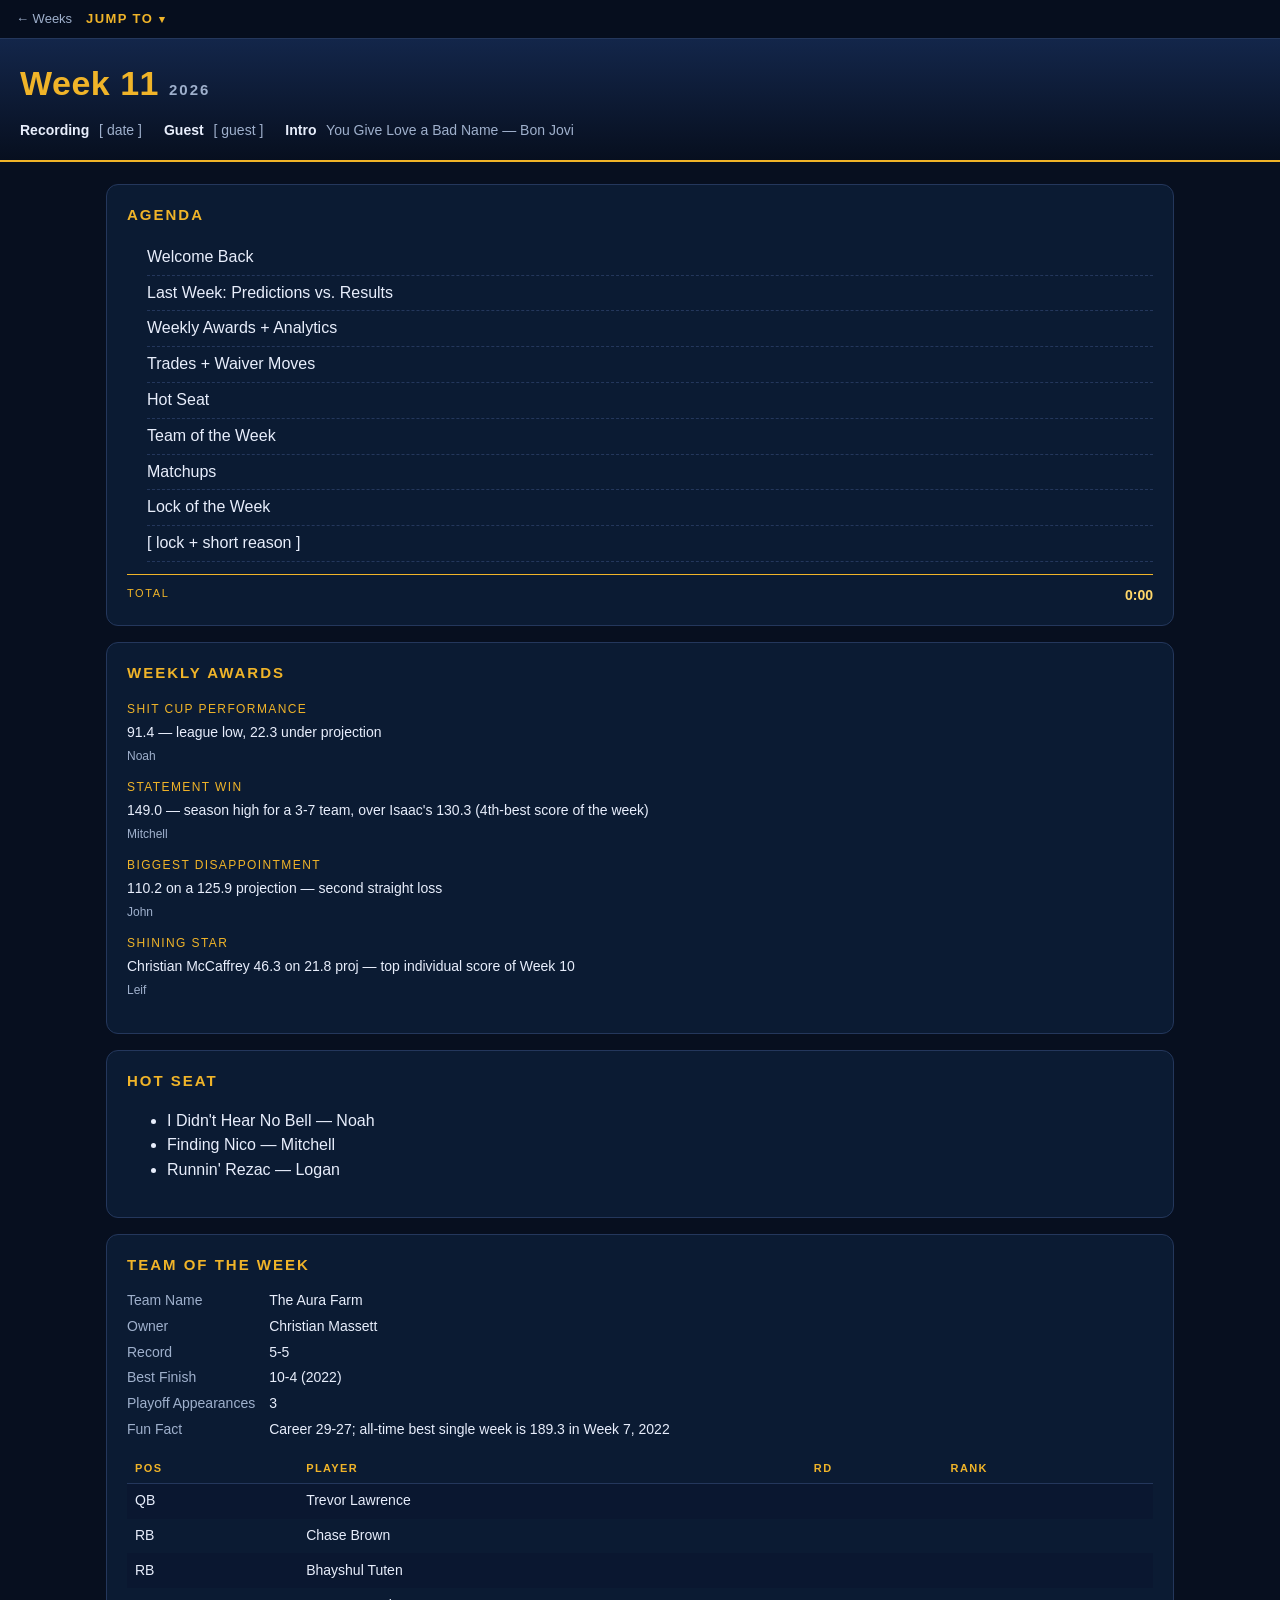
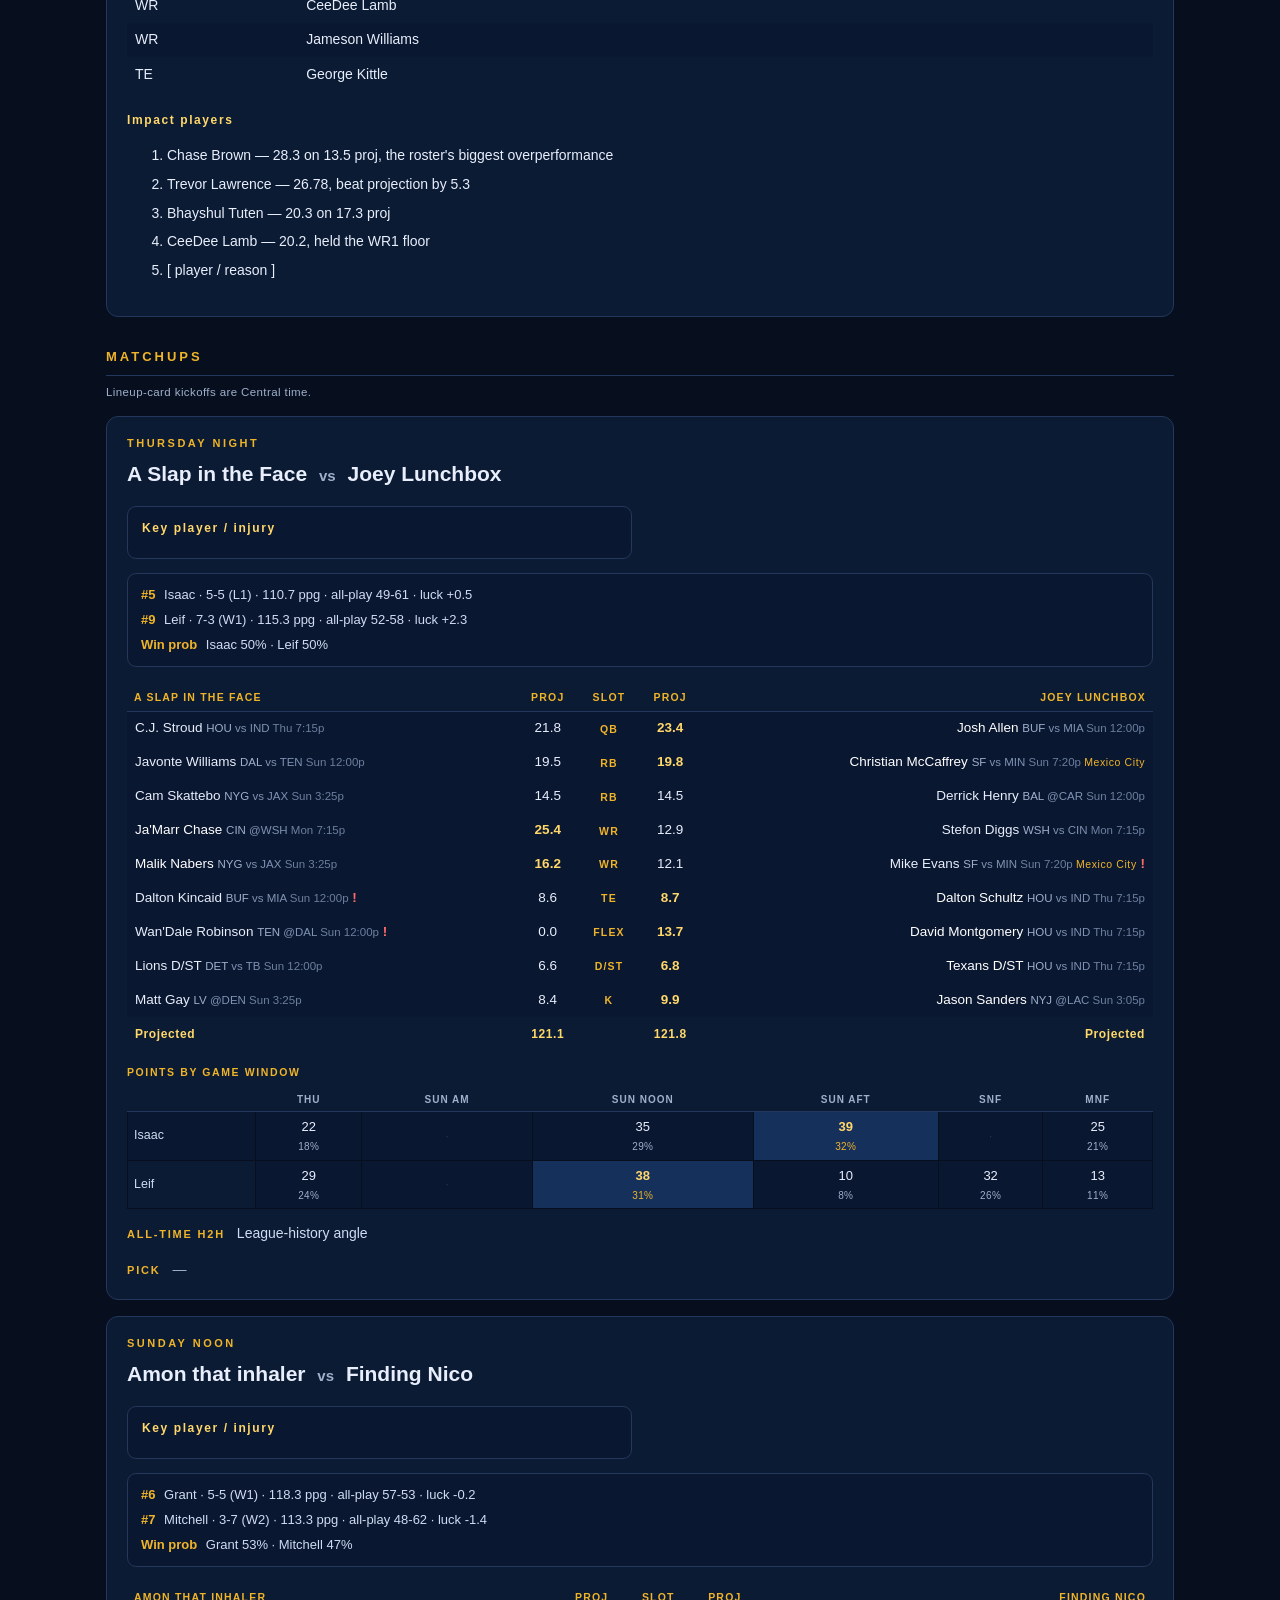
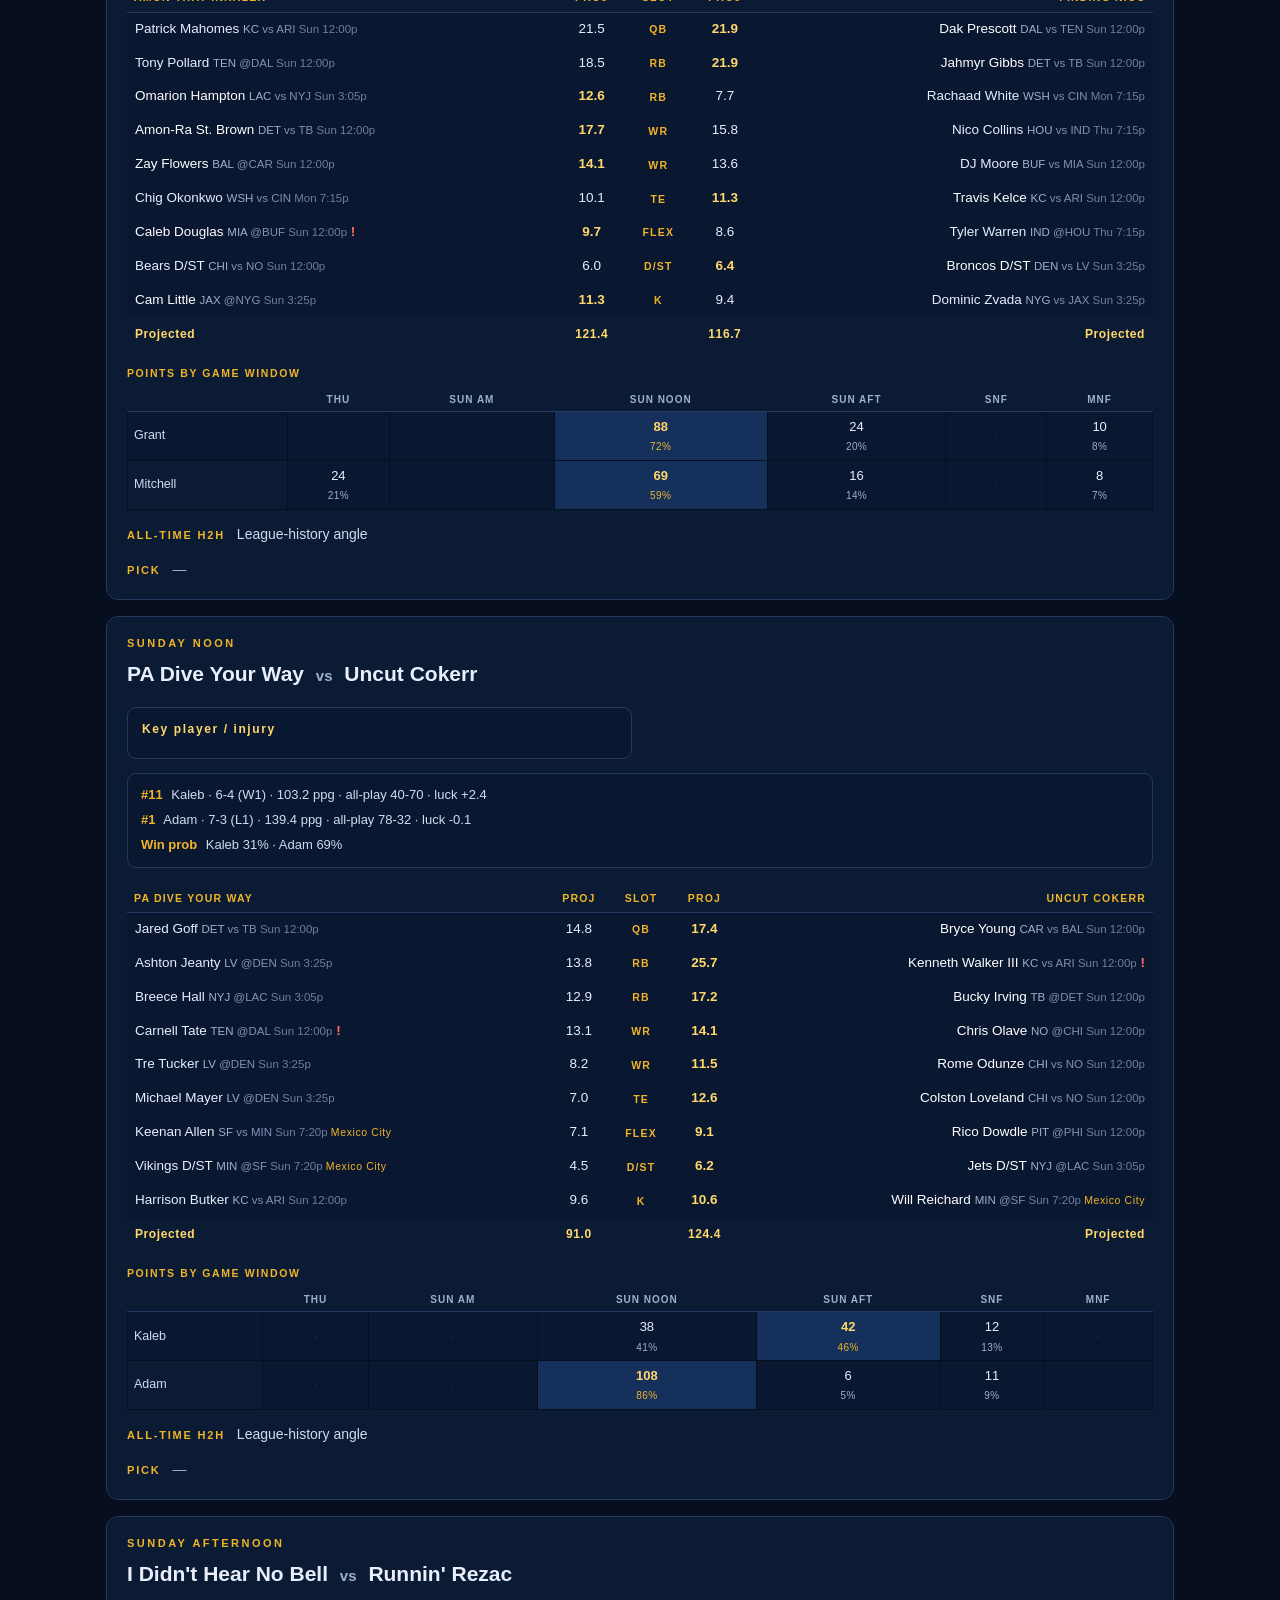
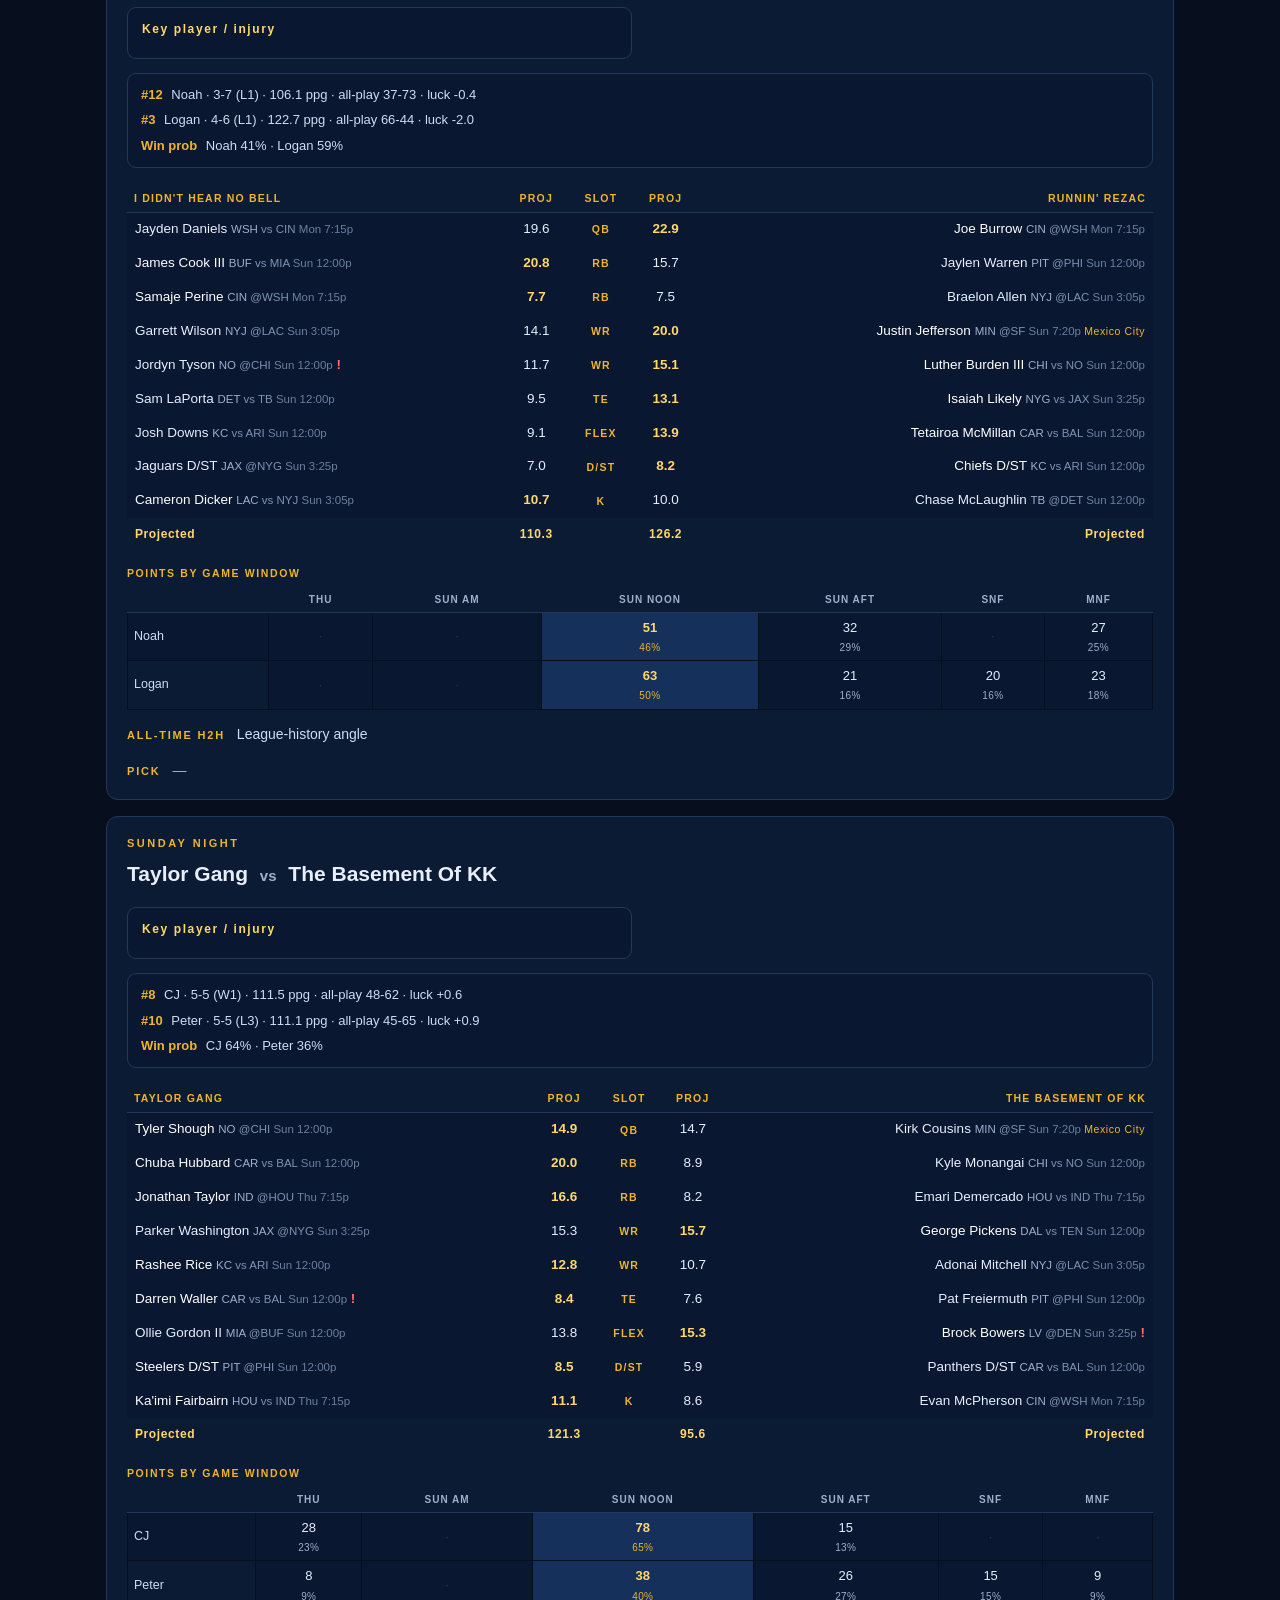
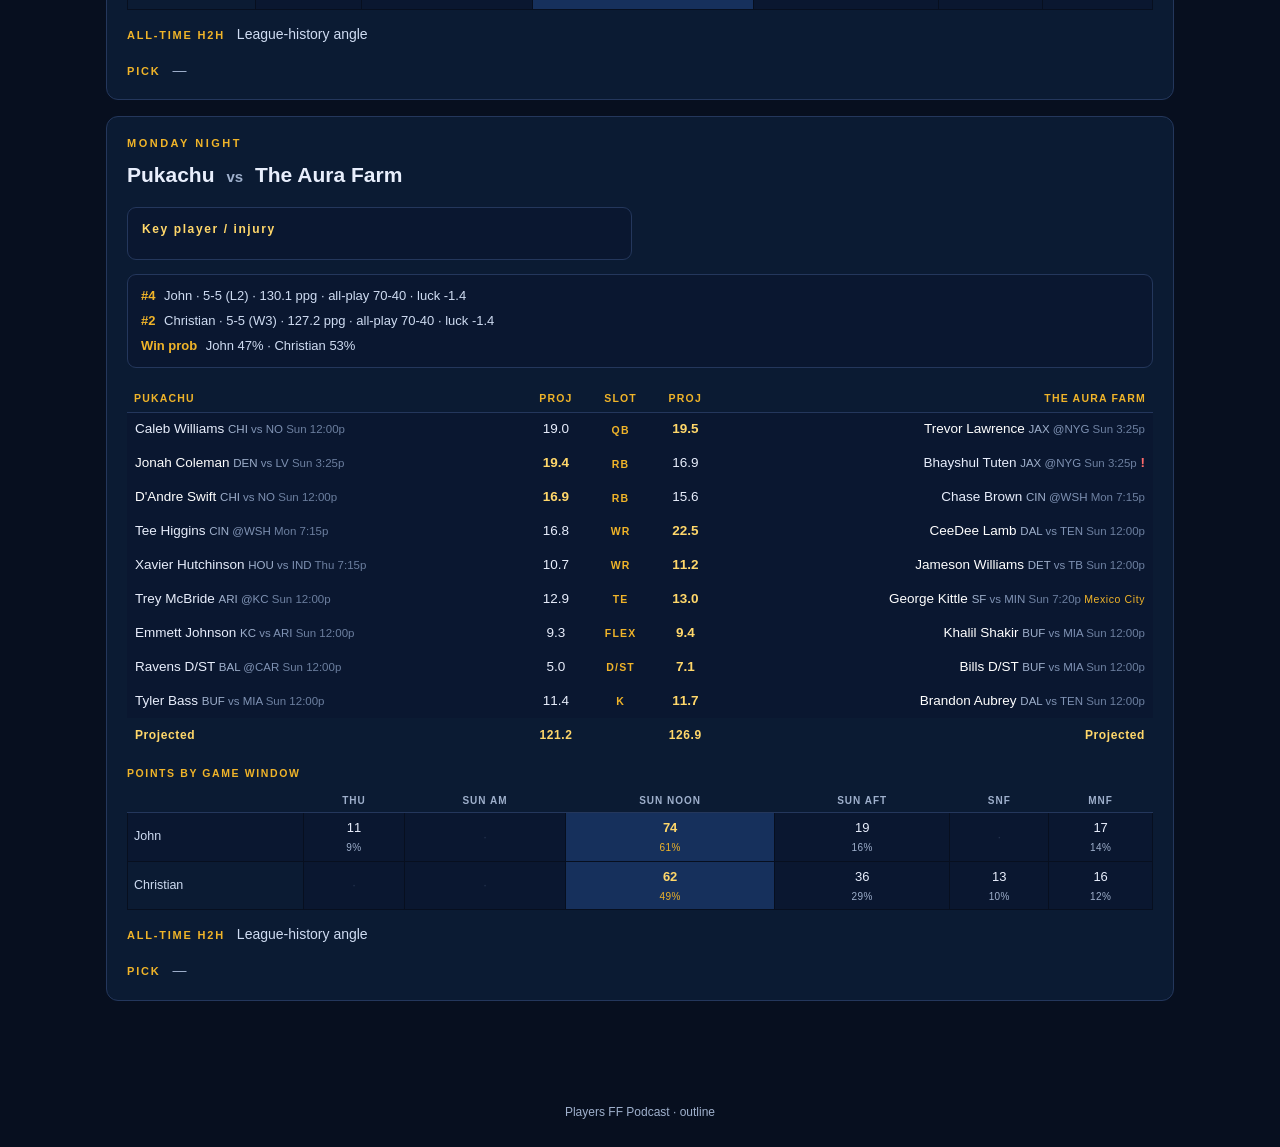
<file: week-11.html>
<!doctype html><html lang="en"><head><meta charset="utf-8">
<meta name="viewport" content="width=device-width,initial-scale=1">
<meta name="robots" content="noindex,nofollow">
<title>Week 11 — Players FF Podcast Outline</title>
<link rel="stylesheet" href="style.css?v=c7a44331"></head><body>
<div class="bar"><a class="back" href="index.html">← Weeks</a>
<details class="menu"><summary>Jump to<span class="car">▾</span></summary><nav>
<a href="#agenda">Agenda</a>
<a href="#awards">Weekly Awards</a>
<a href="#hotseat">Hot Seat</a>
<a href="#totw">Team of the Week</a>
<a href="#a-slap-in-the-face-joey-lunchbox">Thursday Night · A Slap in the Face v Joey Lunchbox</a>
<a href="#amon-that-inhaler-finding-nico">Sunday Noon · Amon that inhaler v Finding Nico</a>
<a href="#pa-dive-your-way-uncut-cokerr">Sunday Noon · PA Dive Your Way v Uncut Cokerr</a>
<a href="#i-didn-t-hear-no-bell-runnin-rezac">Sunday Afternoon · I Didn&#x27;t Hear No Bell v Runnin&#x27; Rezac</a>
<a href="#taylor-gang-the-basement-of-kk">Sunday Night · Taylor Gang v The Basement Of KK</a>
<a href="#pukachu-the-aura-farm">Monday Night · Pukachu v The Aura Farm</a>
</nav></details></div>
<header class="top">
<h1>Week 11<span class="yr">2026</span></h1>
<div class="meta">
<span><b>Recording</b> [ date ]</span>
<span><b>Guest</b> [ guest ]</span>
<span><b>Intro</b> You Give Love a Bad Name — Bon Jovi</span>
</div></header><main>
<section id="agenda" class="card agenda"><h2>Agenda</h2><ol>
<li><span>Welcome Back</span><em></em></li>
<li><span>Last Week: Predictions vs. Results</span><em></em></li>
<li><span>Weekly Awards + Analytics</span><em></em></li>
<li><span>Trades + Waiver Moves</span><em></em></li>
<li><span>Hot Seat</span><em></em></li>
<li><span>Team of the Week</span><em></em></li>
<li><span>Matchups</span><em></em></li>
<li><span>Lock of the Week</span><em></em></li>
<li><span>[ lock + short reason ]</span><em></em></li>
</ol>
<p class="total"><span>Total</span><em>0:00</em></p>
</section>
<section id="awards" class="card"><h2>Weekly Awards</h2><dl class="awards">
<dt>Shit Cup Performance</dt><dd>91.4 — league low, 22.3 under projection<span class="who">Noah</span></dd>
<dt>Statement Win</dt><dd>149.0 — season high for a 3-7 team, over Isaac&#x27;s 130.3 (4th-best score of the week)<span class="who">Mitchell</span></dd>
<dt>Biggest Disappointment</dt><dd>110.2 on a 125.9 projection — second straight loss<span class="who">John</span></dd>
<dt>Shining Star</dt><dd>Christian McCaffrey 46.3 on 21.8 proj — top individual score of Week 10<span class="who">Leif</span></dd>
</dl></section>
<section id="hotseat" class="card"><h2>Hot Seat</h2><ul>
<li>I Didn&#x27;t Hear No Bell — Noah</li>
<li>Finding Nico — Mitchell</li>
<li>Runnin&#x27; Rezac — Logan</li>
</ul></section>
<section id="totw" class="card"><h2>Team of the Week</h2>
<dl class="kv">
<dt>Team Name</dt><dd>The Aura Farm</dd>
<dt>Owner</dt><dd>Christian Massett</dd>
<dt>Record</dt><dd>5-5</dd>
<dt>Best Finish</dt><dd>10-4 (2022)</dd>
<dt>Playoff Appearances</dt><dd>3</dd>
<dt>Fun Fact</dt><dd>Career 29-27; all-time best single week is 189.3 in Week 7, 2022</dd>
</dl>
<table><thead><tr><th>Pos</th><th>Player</th><th>Rd</th><th>Rank</th></tr></thead><tbody>
<tr><td>QB</td><td>Trevor Lawrence</td><td></td><td></td></tr>
<tr><td>RB</td><td>Chase Brown</td><td></td><td></td></tr>
<tr><td>RB</td><td>Bhayshul Tuten</td><td></td><td></td></tr>
<tr><td>WR</td><td>CeeDee Lamb</td><td></td><td></td></tr>
<tr><td>WR</td><td>Jameson Williams</td><td></td><td></td></tr>
<tr><td>TE</td><td>George Kittle</td><td></td><td></td></tr>
</tbody></table>
<h4>Impact players</h4><ol class="impact">
<li>Chase Brown — 28.3 on 13.5 proj, the roster&#x27;s biggest overperformance</li>
<li>Trevor Lawrence — 26.78, beat projection by 5.3</li>
<li>Bhayshul Tuten — 20.3 on 17.3 proj</li>
<li>CeeDee Lamb — 20.2, held the WR1 floor</li>
<li>[ player / reason ]</li>
</ol>
</section>
<h2 class="hdr">Matchups</h2>
<p class="tznote">Lineup-card kickoffs are Central time.</p>
<section id="a-slap-in-the-face-joey-lunchbox" class="card game">
<div class="slot">THURSDAY NIGHT</div>
<h3>A Slap in the Face <i>vs</i> Joey Lunchbox</h3>
<div class="teams">
<div class="team"><h4>Key player / injury</h4><ul>
</ul></div>
</div>
<div class="form">
<div><b>#5</b> Isaac · 5-5 (L1) · 110.7 ppg · all-play 49-61 · luck +0.5</div>
<div><b>#9</b> Leif · 7-3 (W1) · 115.3 ppg · all-play 52-58 · luck +2.3</div>
<div><b>Win prob</b> Isaac 50% · Leif 50%</div>
</div>
<table class="lc"><thead><tr>
<th class="l">A Slap in the Face</th><th class="c">Proj</th><th class="c">Slot</th><th class="c">Proj</th><th class="r">Joey Lunchbox</th></tr></thead><tbody>
<tr><td class="l">C.J. Stroud <span class="dim">HOU <span class="opp">vs IND <span class="kick">Thu 7:15p</span></span></span></td><td class="c">21.8</td><td class="c slotc">QB</td><td class="c win">23.4</td><td class="r win">Josh Allen <span class="dim">BUF <span class="opp">vs MIA <span class="kick">Sun 12:00p</span></span></span></td></tr>
<tr><td class="l">Javonte Williams <span class="dim">DAL <span class="opp">vs TEN <span class="kick">Sun 12:00p</span></span></span></td><td class="c">19.5</td><td class="c slotc">RB</td><td class="c win">19.8</td><td class="r win">Christian McCaffrey <span class="dim">SF <span class="opp">vs MIN <span class="kick">Sun 7:20p</span> <span class="intl">Mexico City</span></span></span></td></tr>
<tr><td class="l">Cam Skattebo <span class="dim">NYG <span class="opp">vs JAX <span class="kick">Sun 3:25p</span></span></span></td><td class="c">14.5</td><td class="c slotc">RB</td><td class="c">14.5</td><td class="r">Derrick Henry <span class="dim">BAL <span class="opp">@CAR <span class="kick">Sun 12:00p</span></span></span></td></tr>
<tr><td class="l win">Ja&#x27;Marr Chase <span class="dim">CIN <span class="opp">@WSH <span class="kick">Mon 7:15p</span></span></span></td><td class="c win">25.4</td><td class="c slotc">WR</td><td class="c">12.9</td><td class="r">Stefon Diggs <span class="dim">WSH <span class="opp">vs CIN <span class="kick">Mon 7:15p</span></span></span></td></tr>
<tr><td class="l win">Malik Nabers <span class="dim">NYG <span class="opp">vs JAX <span class="kick">Sun 3:25p</span></span></span></td><td class="c win">16.2</td><td class="c slotc">WR</td><td class="c">12.1</td><td class="r">Mike Evans <span class="dim">SF <span class="opp">vs MIN <span class="kick">Sun 7:20p</span> <span class="intl">Mexico City</span></span></span> <i class="inj" title="QUESTIONABLE">!</i></td></tr>
<tr><td class="l">Dalton Kincaid <span class="dim">BUF <span class="opp">vs MIA <span class="kick">Sun 12:00p</span></span></span> <i class="inj" title="QUESTIONABLE">!</i></td><td class="c">8.6</td><td class="c slotc">TE</td><td class="c win">8.7</td><td class="r win">Dalton Schultz <span class="dim">HOU <span class="opp">vs IND <span class="kick">Thu 7:15p</span></span></span></td></tr>
<tr><td class="l">Wan&#x27;Dale Robinson <span class="dim">TEN <span class="opp">@DAL <span class="kick">Sun 12:00p</span></span></span> <i class="inj" title="INJURY_RESERVE">!</i></td><td class="c">0.0</td><td class="c slotc">FLEX</td><td class="c win">13.7</td><td class="r win">David Montgomery <span class="dim">HOU <span class="opp">vs IND <span class="kick">Thu 7:15p</span></span></span></td></tr>
<tr><td class="l">Lions D/ST <span class="dim">DET <span class="opp">vs TB <span class="kick">Sun 12:00p</span></span></span></td><td class="c">6.6</td><td class="c slotc">D/ST</td><td class="c win">6.8</td><td class="r win">Texans D/ST <span class="dim">HOU <span class="opp">vs IND <span class="kick">Thu 7:15p</span></span></span></td></tr>
<tr><td class="l">Matt Gay <span class="dim">LV <span class="opp">@DEN <span class="kick">Sun 3:25p</span></span></span></td><td class="c">8.4</td><td class="c slotc">K</td><td class="c win">9.9</td><td class="r win">Jason Sanders <span class="dim">NYJ <span class="opp">@LAC <span class="kick">Sun 3:05p</span></span></span></td></tr>
<tr class="tot"><td class="l">Projected</td><td class="c">121.1</td><td class="c"></td><td class="c">121.8</td><td class="r">Projected</td></tr>
</tbody></table>
<div class="win"><h5>Points by game window</h5><table class="wt"><thead><tr><th></th>
<th>Thu</th>
<th>Sun AM</th>
<th>Sun Noon</th>
<th>Sun Aft</th>
<th>SNF</th>
<th>MNF</th>
</tr></thead><tbody>
<tr><td class="who">Isaac</td>
<td class="">22<span class="pct">18%</span></td>
<td class="zero">·</td>
<td class="">35<span class="pct">29%</span></td>
<td class="hot">39<span class="pct">32%</span></td>
<td class="zero">·</td>
<td class="">25<span class="pct">21%</span></td>
</tr>
<tr><td class="who">Leif</td>
<td class="">29<span class="pct">24%</span></td>
<td class="zero">·</td>
<td class="hot">38<span class="pct">31%</span></td>
<td class="">10<span class="pct">8%</span></td>
<td class="">32<span class="pct">26%</span></td>
<td class="">13<span class="pct">11%</span></td>
</tr>
</tbody></table></div>
<p class="h2h"><b>All-time H2H</b> League-history angle</p>
<p class="pick"><b>Pick</b> <span class="blank">—</span></p>
</section>
<section id="amon-that-inhaler-finding-nico" class="card game">
<div class="slot">SUNDAY NOON</div>
<h3>Amon that inhaler <i>vs</i> Finding Nico</h3>
<div class="teams">
<div class="team"><h4>Key player / injury</h4><ul>
</ul></div>
</div>
<div class="form">
<div><b>#6</b> Grant · 5-5 (W1) · 118.3 ppg · all-play 57-53 · luck -0.2</div>
<div><b>#7</b> Mitchell · 3-7 (W2) · 113.3 ppg · all-play 48-62 · luck -1.4</div>
<div><b>Win prob</b> Grant 53% · Mitchell 47%</div>
</div>
<table class="lc"><thead><tr>
<th class="l">Amon that inhaler</th><th class="c">Proj</th><th class="c">Slot</th><th class="c">Proj</th><th class="r">Finding Nico</th></tr></thead><tbody>
<tr><td class="l">Patrick Mahomes <span class="dim">KC <span class="opp">vs ARI <span class="kick">Sun 12:00p</span></span></span></td><td class="c">21.5</td><td class="c slotc">QB</td><td class="c win">21.9</td><td class="r win">Dak Prescott <span class="dim">DAL <span class="opp">vs TEN <span class="kick">Sun 12:00p</span></span></span></td></tr>
<tr><td class="l">Tony Pollard <span class="dim">TEN <span class="opp">@DAL <span class="kick">Sun 12:00p</span></span></span></td><td class="c">18.5</td><td class="c slotc">RB</td><td class="c win">21.9</td><td class="r win">Jahmyr Gibbs <span class="dim">DET <span class="opp">vs TB <span class="kick">Sun 12:00p</span></span></span></td></tr>
<tr><td class="l win">Omarion Hampton <span class="dim">LAC <span class="opp">vs NYJ <span class="kick">Sun 3:05p</span></span></span></td><td class="c win">12.6</td><td class="c slotc">RB</td><td class="c">7.7</td><td class="r">Rachaad White <span class="dim">WSH <span class="opp">vs CIN <span class="kick">Mon 7:15p</span></span></span></td></tr>
<tr><td class="l win">Amon-Ra St. Brown <span class="dim">DET <span class="opp">vs TB <span class="kick">Sun 12:00p</span></span></span></td><td class="c win">17.7</td><td class="c slotc">WR</td><td class="c">15.8</td><td class="r">Nico Collins <span class="dim">HOU <span class="opp">vs IND <span class="kick">Thu 7:15p</span></span></span></td></tr>
<tr><td class="l win">Zay Flowers <span class="dim">BAL <span class="opp">@CAR <span class="kick">Sun 12:00p</span></span></span></td><td class="c win">14.1</td><td class="c slotc">WR</td><td class="c">13.6</td><td class="r">DJ Moore <span class="dim">BUF <span class="opp">vs MIA <span class="kick">Sun 12:00p</span></span></span></td></tr>
<tr><td class="l">Chig Okonkwo <span class="dim">WSH <span class="opp">vs CIN <span class="kick">Mon 7:15p</span></span></span></td><td class="c">10.1</td><td class="c slotc">TE</td><td class="c win">11.3</td><td class="r win">Travis Kelce <span class="dim">KC <span class="opp">vs ARI <span class="kick">Sun 12:00p</span></span></span></td></tr>
<tr><td class="l win">Caleb Douglas <span class="dim">MIA <span class="opp">@BUF <span class="kick">Sun 12:00p</span></span></span> <i class="inj" title="QUESTIONABLE">!</i></td><td class="c win">9.7</td><td class="c slotc">FLEX</td><td class="c">8.6</td><td class="r">Tyler Warren <span class="dim">IND <span class="opp">@HOU <span class="kick">Thu 7:15p</span></span></span></td></tr>
<tr><td class="l">Bears D/ST <span class="dim">CHI <span class="opp">vs NO <span class="kick">Sun 12:00p</span></span></span></td><td class="c">6.0</td><td class="c slotc">D/ST</td><td class="c win">6.4</td><td class="r win">Broncos D/ST <span class="dim">DEN <span class="opp">vs LV <span class="kick">Sun 3:25p</span></span></span></td></tr>
<tr><td class="l win">Cam Little <span class="dim">JAX <span class="opp">@NYG <span class="kick">Sun 3:25p</span></span></span></td><td class="c win">11.3</td><td class="c slotc">K</td><td class="c">9.4</td><td class="r">Dominic Zvada <span class="dim">NYG <span class="opp">vs JAX <span class="kick">Sun 3:25p</span></span></span></td></tr>
<tr class="tot"><td class="l">Projected</td><td class="c">121.4</td><td class="c"></td><td class="c">116.7</td><td class="r">Projected</td></tr>
</tbody></table>
<div class="win"><h5>Points by game window</h5><table class="wt"><thead><tr><th></th>
<th>Thu</th>
<th>Sun AM</th>
<th>Sun Noon</th>
<th>Sun Aft</th>
<th>SNF</th>
<th>MNF</th>
</tr></thead><tbody>
<tr><td class="who">Grant</td>
<td class="zero">·</td>
<td class="zero">·</td>
<td class="hot">88<span class="pct">72%</span></td>
<td class="">24<span class="pct">20%</span></td>
<td class="zero">·</td>
<td class="">10<span class="pct">8%</span></td>
</tr>
<tr><td class="who">Mitchell</td>
<td class="">24<span class="pct">21%</span></td>
<td class="zero">·</td>
<td class="hot">69<span class="pct">59%</span></td>
<td class="">16<span class="pct">14%</span></td>
<td class="zero">·</td>
<td class="">8<span class="pct">7%</span></td>
</tr>
</tbody></table></div>
<p class="h2h"><b>All-time H2H</b> League-history angle</p>
<p class="pick"><b>Pick</b> <span class="blank">—</span></p>
</section>
<section id="pa-dive-your-way-uncut-cokerr" class="card game">
<div class="slot">SUNDAY NOON</div>
<h3>PA Dive Your Way <i>vs</i> Uncut Cokerr</h3>
<div class="teams">
<div class="team"><h4>Key player / injury</h4><ul>
</ul></div>
</div>
<div class="form">
<div><b>#11</b> Kaleb · 6-4 (W1) · 103.2 ppg · all-play 40-70 · luck +2.4</div>
<div><b>#1</b> Adam · 7-3 (L1) · 139.4 ppg · all-play 78-32 · luck -0.1</div>
<div><b>Win prob</b> Kaleb 31% · Adam 69%</div>
</div>
<table class="lc"><thead><tr>
<th class="l">PA Dive Your Way</th><th class="c">Proj</th><th class="c">Slot</th><th class="c">Proj</th><th class="r">Uncut Cokerr</th></tr></thead><tbody>
<tr><td class="l">Jared Goff <span class="dim">DET <span class="opp">vs TB <span class="kick">Sun 12:00p</span></span></span></td><td class="c">14.8</td><td class="c slotc">QB</td><td class="c win">17.4</td><td class="r win">Bryce Young <span class="dim">CAR <span class="opp">vs BAL <span class="kick">Sun 12:00p</span></span></span></td></tr>
<tr><td class="l">Ashton Jeanty <span class="dim">LV <span class="opp">@DEN <span class="kick">Sun 3:25p</span></span></span></td><td class="c">13.8</td><td class="c slotc">RB</td><td class="c win">25.7</td><td class="r win">Kenneth Walker III <span class="dim">KC <span class="opp">vs ARI <span class="kick">Sun 12:00p</span></span></span> <i class="inj" title="QUESTIONABLE">!</i></td></tr>
<tr><td class="l">Breece Hall <span class="dim">NYJ <span class="opp">@LAC <span class="kick">Sun 3:05p</span></span></span></td><td class="c">12.9</td><td class="c slotc">RB</td><td class="c win">17.2</td><td class="r win">Bucky Irving <span class="dim">TB <span class="opp">@DET <span class="kick">Sun 12:00p</span></span></span></td></tr>
<tr><td class="l">Carnell Tate <span class="dim">TEN <span class="opp">@DAL <span class="kick">Sun 12:00p</span></span></span> <i class="inj" title="QUESTIONABLE">!</i></td><td class="c">13.1</td><td class="c slotc">WR</td><td class="c win">14.1</td><td class="r win">Chris Olave <span class="dim">NO <span class="opp">@CHI <span class="kick">Sun 12:00p</span></span></span></td></tr>
<tr><td class="l">Tre Tucker <span class="dim">LV <span class="opp">@DEN <span class="kick">Sun 3:25p</span></span></span></td><td class="c">8.2</td><td class="c slotc">WR</td><td class="c win">11.5</td><td class="r win">Rome Odunze <span class="dim">CHI <span class="opp">vs NO <span class="kick">Sun 12:00p</span></span></span></td></tr>
<tr><td class="l">Michael Mayer <span class="dim">LV <span class="opp">@DEN <span class="kick">Sun 3:25p</span></span></span></td><td class="c">7.0</td><td class="c slotc">TE</td><td class="c win">12.6</td><td class="r win">Colston Loveland <span class="dim">CHI <span class="opp">vs NO <span class="kick">Sun 12:00p</span></span></span></td></tr>
<tr><td class="l">Keenan Allen <span class="dim">SF <span class="opp">vs MIN <span class="kick">Sun 7:20p</span> <span class="intl">Mexico City</span></span></span></td><td class="c">7.1</td><td class="c slotc">FLEX</td><td class="c win">9.1</td><td class="r win">Rico Dowdle <span class="dim">PIT <span class="opp">@PHI <span class="kick">Sun 12:00p</span></span></span></td></tr>
<tr><td class="l">Vikings D/ST <span class="dim">MIN <span class="opp">@SF <span class="kick">Sun 7:20p</span> <span class="intl">Mexico City</span></span></span></td><td class="c">4.5</td><td class="c slotc">D/ST</td><td class="c win">6.2</td><td class="r win">Jets D/ST <span class="dim">NYJ <span class="opp">@LAC <span class="kick">Sun 3:05p</span></span></span></td></tr>
<tr><td class="l">Harrison Butker <span class="dim">KC <span class="opp">vs ARI <span class="kick">Sun 12:00p</span></span></span></td><td class="c">9.6</td><td class="c slotc">K</td><td class="c win">10.6</td><td class="r win">Will Reichard <span class="dim">MIN <span class="opp">@SF <span class="kick">Sun 7:20p</span> <span class="intl">Mexico City</span></span></span></td></tr>
<tr class="tot"><td class="l">Projected</td><td class="c">91.0</td><td class="c"></td><td class="c">124.4</td><td class="r">Projected</td></tr>
</tbody></table>
<div class="win"><h5>Points by game window</h5><table class="wt"><thead><tr><th></th>
<th>Thu</th>
<th>Sun AM</th>
<th>Sun Noon</th>
<th>Sun Aft</th>
<th>SNF</th>
<th>MNF</th>
</tr></thead><tbody>
<tr><td class="who">Kaleb</td>
<td class="zero">·</td>
<td class="zero">·</td>
<td class="">38<span class="pct">41%</span></td>
<td class="hot">42<span class="pct">46%</span></td>
<td class="">12<span class="pct">13%</span></td>
<td class="zero">·</td>
</tr>
<tr><td class="who">Adam</td>
<td class="zero">·</td>
<td class="zero">·</td>
<td class="hot">108<span class="pct">86%</span></td>
<td class="">6<span class="pct">5%</span></td>
<td class="">11<span class="pct">9%</span></td>
<td class="zero">·</td>
</tr>
</tbody></table></div>
<p class="h2h"><b>All-time H2H</b> League-history angle</p>
<p class="pick"><b>Pick</b> <span class="blank">—</span></p>
</section>
<section id="i-didn-t-hear-no-bell-runnin-rezac" class="card game">
<div class="slot">SUNDAY AFTERNOON</div>
<h3>I Didn&#x27;t Hear No Bell <i>vs</i> Runnin&#x27; Rezac</h3>
<div class="teams">
<div class="team"><h4>Key player / injury</h4><ul>
</ul></div>
</div>
<div class="form">
<div><b>#12</b> Noah · 3-7 (L1) · 106.1 ppg · all-play 37-73 · luck -0.4</div>
<div><b>#3</b> Logan · 4-6 (L1) · 122.7 ppg · all-play 66-44 · luck -2.0</div>
<div><b>Win prob</b> Noah 41% · Logan 59%</div>
</div>
<table class="lc"><thead><tr>
<th class="l">I Didn&#x27;t Hear No Bell</th><th class="c">Proj</th><th class="c">Slot</th><th class="c">Proj</th><th class="r">Runnin&#x27; Rezac</th></tr></thead><tbody>
<tr><td class="l">Jayden Daniels <span class="dim">WSH <span class="opp">vs CIN <span class="kick">Mon 7:15p</span></span></span></td><td class="c">19.6</td><td class="c slotc">QB</td><td class="c win">22.9</td><td class="r win">Joe Burrow <span class="dim">CIN <span class="opp">@WSH <span class="kick">Mon 7:15p</span></span></span></td></tr>
<tr><td class="l win">James Cook III <span class="dim">BUF <span class="opp">vs MIA <span class="kick">Sun 12:00p</span></span></span></td><td class="c win">20.8</td><td class="c slotc">RB</td><td class="c">15.7</td><td class="r">Jaylen Warren <span class="dim">PIT <span class="opp">@PHI <span class="kick">Sun 12:00p</span></span></span></td></tr>
<tr><td class="l win">Samaje Perine <span class="dim">CIN <span class="opp">@WSH <span class="kick">Mon 7:15p</span></span></span></td><td class="c win">7.7</td><td class="c slotc">RB</td><td class="c">7.5</td><td class="r">Braelon Allen <span class="dim">NYJ <span class="opp">@LAC <span class="kick">Sun 3:05p</span></span></span></td></tr>
<tr><td class="l">Garrett Wilson <span class="dim">NYJ <span class="opp">@LAC <span class="kick">Sun 3:05p</span></span></span></td><td class="c">14.1</td><td class="c slotc">WR</td><td class="c win">20.0</td><td class="r win">Justin Jefferson <span class="dim">MIN <span class="opp">@SF <span class="kick">Sun 7:20p</span> <span class="intl">Mexico City</span></span></span></td></tr>
<tr><td class="l">Jordyn Tyson <span class="dim">NO <span class="opp">@CHI <span class="kick">Sun 12:00p</span></span></span> <i class="inj" title="QUESTIONABLE">!</i></td><td class="c">11.7</td><td class="c slotc">WR</td><td class="c win">15.1</td><td class="r win">Luther Burden III <span class="dim">CHI <span class="opp">vs NO <span class="kick">Sun 12:00p</span></span></span></td></tr>
<tr><td class="l">Sam LaPorta <span class="dim">DET <span class="opp">vs TB <span class="kick">Sun 12:00p</span></span></span></td><td class="c">9.5</td><td class="c slotc">TE</td><td class="c win">13.1</td><td class="r win">Isaiah Likely <span class="dim">NYG <span class="opp">vs JAX <span class="kick">Sun 3:25p</span></span></span></td></tr>
<tr><td class="l">Josh Downs <span class="dim">KC <span class="opp">vs ARI <span class="kick">Sun 12:00p</span></span></span></td><td class="c">9.1</td><td class="c slotc">FLEX</td><td class="c win">13.9</td><td class="r win">Tetairoa McMillan <span class="dim">CAR <span class="opp">vs BAL <span class="kick">Sun 12:00p</span></span></span></td></tr>
<tr><td class="l">Jaguars D/ST <span class="dim">JAX <span class="opp">@NYG <span class="kick">Sun 3:25p</span></span></span></td><td class="c">7.0</td><td class="c slotc">D/ST</td><td class="c win">8.2</td><td class="r win">Chiefs D/ST <span class="dim">KC <span class="opp">vs ARI <span class="kick">Sun 12:00p</span></span></span></td></tr>
<tr><td class="l win">Cameron Dicker <span class="dim">LAC <span class="opp">vs NYJ <span class="kick">Sun 3:05p</span></span></span></td><td class="c win">10.7</td><td class="c slotc">K</td><td class="c">10.0</td><td class="r">Chase McLaughlin <span class="dim">TB <span class="opp">@DET <span class="kick">Sun 12:00p</span></span></span></td></tr>
<tr class="tot"><td class="l">Projected</td><td class="c">110.3</td><td class="c"></td><td class="c">126.2</td><td class="r">Projected</td></tr>
</tbody></table>
<div class="win"><h5>Points by game window</h5><table class="wt"><thead><tr><th></th>
<th>Thu</th>
<th>Sun AM</th>
<th>Sun Noon</th>
<th>Sun Aft</th>
<th>SNF</th>
<th>MNF</th>
</tr></thead><tbody>
<tr><td class="who">Noah</td>
<td class="zero">·</td>
<td class="zero">·</td>
<td class="hot">51<span class="pct">46%</span></td>
<td class="">32<span class="pct">29%</span></td>
<td class="zero">·</td>
<td class="">27<span class="pct">25%</span></td>
</tr>
<tr><td class="who">Logan</td>
<td class="zero">·</td>
<td class="zero">·</td>
<td class="hot">63<span class="pct">50%</span></td>
<td class="">21<span class="pct">16%</span></td>
<td class="">20<span class="pct">16%</span></td>
<td class="">23<span class="pct">18%</span></td>
</tr>
</tbody></table></div>
<p class="h2h"><b>All-time H2H</b> League-history angle</p>
<p class="pick"><b>Pick</b> <span class="blank">—</span></p>
</section>
<section id="taylor-gang-the-basement-of-kk" class="card game">
<div class="slot">SUNDAY NIGHT</div>
<h3>Taylor Gang <i>vs</i> The Basement Of KK</h3>
<div class="teams">
<div class="team"><h4>Key player / injury</h4><ul>
</ul></div>
</div>
<div class="form">
<div><b>#8</b> CJ · 5-5 (W1) · 111.5 ppg · all-play 48-62 · luck +0.6</div>
<div><b>#10</b> Peter · 5-5 (L3) · 111.1 ppg · all-play 45-65 · luck +0.9</div>
<div><b>Win prob</b> CJ 64% · Peter 36%</div>
</div>
<table class="lc"><thead><tr>
<th class="l">Taylor Gang</th><th class="c">Proj</th><th class="c">Slot</th><th class="c">Proj</th><th class="r">The Basement Of KK</th></tr></thead><tbody>
<tr><td class="l win">Tyler Shough <span class="dim">NO <span class="opp">@CHI <span class="kick">Sun 12:00p</span></span></span></td><td class="c win">14.9</td><td class="c slotc">QB</td><td class="c">14.7</td><td class="r">Kirk Cousins <span class="dim">MIN <span class="opp">@SF <span class="kick">Sun 7:20p</span> <span class="intl">Mexico City</span></span></span></td></tr>
<tr><td class="l win">Chuba Hubbard <span class="dim">CAR <span class="opp">vs BAL <span class="kick">Sun 12:00p</span></span></span></td><td class="c win">20.0</td><td class="c slotc">RB</td><td class="c">8.9</td><td class="r">Kyle Monangai <span class="dim">CHI <span class="opp">vs NO <span class="kick">Sun 12:00p</span></span></span></td></tr>
<tr><td class="l win">Jonathan Taylor <span class="dim">IND <span class="opp">@HOU <span class="kick">Thu 7:15p</span></span></span></td><td class="c win">16.6</td><td class="c slotc">RB</td><td class="c">8.2</td><td class="r">Emari Demercado <span class="dim">HOU <span class="opp">vs IND <span class="kick">Thu 7:15p</span></span></span></td></tr>
<tr><td class="l">Parker Washington <span class="dim">JAX <span class="opp">@NYG <span class="kick">Sun 3:25p</span></span></span></td><td class="c">15.3</td><td class="c slotc">WR</td><td class="c win">15.7</td><td class="r win">George Pickens <span class="dim">DAL <span class="opp">vs TEN <span class="kick">Sun 12:00p</span></span></span></td></tr>
<tr><td class="l win">Rashee Rice <span class="dim">KC <span class="opp">vs ARI <span class="kick">Sun 12:00p</span></span></span></td><td class="c win">12.8</td><td class="c slotc">WR</td><td class="c">10.7</td><td class="r">Adonai Mitchell <span class="dim">NYJ <span class="opp">@LAC <span class="kick">Sun 3:05p</span></span></span></td></tr>
<tr><td class="l win">Darren Waller <span class="dim">CAR <span class="opp">vs BAL <span class="kick">Sun 12:00p</span></span></span> <i class="inj" title="QUESTIONABLE">!</i></td><td class="c win">8.4</td><td class="c slotc">TE</td><td class="c">7.6</td><td class="r">Pat Freiermuth <span class="dim">PIT <span class="opp">@PHI <span class="kick">Sun 12:00p</span></span></span></td></tr>
<tr><td class="l">Ollie Gordon II <span class="dim">MIA <span class="opp">@BUF <span class="kick">Sun 12:00p</span></span></span></td><td class="c">13.8</td><td class="c slotc">FLEX</td><td class="c win">15.3</td><td class="r win">Brock Bowers <span class="dim">LV <span class="opp">@DEN <span class="kick">Sun 3:25p</span></span></span> <i class="inj" title="QUESTIONABLE">!</i></td></tr>
<tr><td class="l win">Steelers D/ST <span class="dim">PIT <span class="opp">@PHI <span class="kick">Sun 12:00p</span></span></span></td><td class="c win">8.5</td><td class="c slotc">D/ST</td><td class="c">5.9</td><td class="r">Panthers D/ST <span class="dim">CAR <span class="opp">vs BAL <span class="kick">Sun 12:00p</span></span></span></td></tr>
<tr><td class="l win">Ka&#x27;imi Fairbairn <span class="dim">HOU <span class="opp">vs IND <span class="kick">Thu 7:15p</span></span></span></td><td class="c win">11.1</td><td class="c slotc">K</td><td class="c">8.6</td><td class="r">Evan McPherson <span class="dim">CIN <span class="opp">@WSH <span class="kick">Mon 7:15p</span></span></span></td></tr>
<tr class="tot"><td class="l">Projected</td><td class="c">121.3</td><td class="c"></td><td class="c">95.6</td><td class="r">Projected</td></tr>
</tbody></table>
<div class="win"><h5>Points by game window</h5><table class="wt"><thead><tr><th></th>
<th>Thu</th>
<th>Sun AM</th>
<th>Sun Noon</th>
<th>Sun Aft</th>
<th>SNF</th>
<th>MNF</th>
</tr></thead><tbody>
<tr><td class="who">CJ</td>
<td class="">28<span class="pct">23%</span></td>
<td class="zero">·</td>
<td class="hot">78<span class="pct">65%</span></td>
<td class="">15<span class="pct">13%</span></td>
<td class="zero">·</td>
<td class="zero">·</td>
</tr>
<tr><td class="who">Peter</td>
<td class="">8<span class="pct">9%</span></td>
<td class="zero">·</td>
<td class="hot">38<span class="pct">40%</span></td>
<td class="">26<span class="pct">27%</span></td>
<td class="">15<span class="pct">15%</span></td>
<td class="">9<span class="pct">9%</span></td>
</tr>
</tbody></table></div>
<p class="h2h"><b>All-time H2H</b> League-history angle</p>
<p class="pick"><b>Pick</b> <span class="blank">—</span></p>
</section>
<section id="pukachu-the-aura-farm" class="card game">
<div class="slot">MONDAY NIGHT</div>
<h3>Pukachu <i>vs</i> The Aura Farm</h3>
<div class="teams">
<div class="team"><h4>Key player / injury</h4><ul>
</ul></div>
</div>
<div class="form">
<div><b>#4</b> John · 5-5 (L2) · 130.1 ppg · all-play 70-40 · luck -1.4</div>
<div><b>#2</b> Christian · 5-5 (W3) · 127.2 ppg · all-play 70-40 · luck -1.4</div>
<div><b>Win prob</b> John 47% · Christian 53%</div>
</div>
<table class="lc"><thead><tr>
<th class="l">Pukachu</th><th class="c">Proj</th><th class="c">Slot</th><th class="c">Proj</th><th class="r">The Aura Farm</th></tr></thead><tbody>
<tr><td class="l">Caleb Williams <span class="dim">CHI <span class="opp">vs NO <span class="kick">Sun 12:00p</span></span></span></td><td class="c">19.0</td><td class="c slotc">QB</td><td class="c win">19.5</td><td class="r win">Trevor Lawrence <span class="dim">JAX <span class="opp">@NYG <span class="kick">Sun 3:25p</span></span></span></td></tr>
<tr><td class="l win">Jonah Coleman <span class="dim">DEN <span class="opp">vs LV <span class="kick">Sun 3:25p</span></span></span></td><td class="c win">19.4</td><td class="c slotc">RB</td><td class="c">16.9</td><td class="r">Bhayshul Tuten <span class="dim">JAX <span class="opp">@NYG <span class="kick">Sun 3:25p</span></span></span> <i class="inj" title="QUESTIONABLE">!</i></td></tr>
<tr><td class="l win">D&#x27;Andre Swift <span class="dim">CHI <span class="opp">vs NO <span class="kick">Sun 12:00p</span></span></span></td><td class="c win">16.9</td><td class="c slotc">RB</td><td class="c">15.6</td><td class="r">Chase Brown <span class="dim">CIN <span class="opp">@WSH <span class="kick">Mon 7:15p</span></span></span></td></tr>
<tr><td class="l">Tee Higgins <span class="dim">CIN <span class="opp">@WSH <span class="kick">Mon 7:15p</span></span></span></td><td class="c">16.8</td><td class="c slotc">WR</td><td class="c win">22.5</td><td class="r win">CeeDee Lamb <span class="dim">DAL <span class="opp">vs TEN <span class="kick">Sun 12:00p</span></span></span></td></tr>
<tr><td class="l">Xavier Hutchinson <span class="dim">HOU <span class="opp">vs IND <span class="kick">Thu 7:15p</span></span></span></td><td class="c">10.7</td><td class="c slotc">WR</td><td class="c win">11.2</td><td class="r win">Jameson Williams <span class="dim">DET <span class="opp">vs TB <span class="kick">Sun 12:00p</span></span></span></td></tr>
<tr><td class="l">Trey McBride <span class="dim">ARI <span class="opp">@KC <span class="kick">Sun 12:00p</span></span></span></td><td class="c">12.9</td><td class="c slotc">TE</td><td class="c win">13.0</td><td class="r win">George Kittle <span class="dim">SF <span class="opp">vs MIN <span class="kick">Sun 7:20p</span> <span class="intl">Mexico City</span></span></span></td></tr>
<tr><td class="l">Emmett Johnson <span class="dim">KC <span class="opp">vs ARI <span class="kick">Sun 12:00p</span></span></span></td><td class="c">9.3</td><td class="c slotc">FLEX</td><td class="c win">9.4</td><td class="r win">Khalil Shakir <span class="dim">BUF <span class="opp">vs MIA <span class="kick">Sun 12:00p</span></span></span></td></tr>
<tr><td class="l">Ravens D/ST <span class="dim">BAL <span class="opp">@CAR <span class="kick">Sun 12:00p</span></span></span></td><td class="c">5.0</td><td class="c slotc">D/ST</td><td class="c win">7.1</td><td class="r win">Bills D/ST <span class="dim">BUF <span class="opp">vs MIA <span class="kick">Sun 12:00p</span></span></span></td></tr>
<tr><td class="l">Tyler Bass <span class="dim">BUF <span class="opp">vs MIA <span class="kick">Sun 12:00p</span></span></span></td><td class="c">11.4</td><td class="c slotc">K</td><td class="c win">11.7</td><td class="r win">Brandon Aubrey <span class="dim">DAL <span class="opp">vs TEN <span class="kick">Sun 12:00p</span></span></span></td></tr>
<tr class="tot"><td class="l">Projected</td><td class="c">121.2</td><td class="c"></td><td class="c">126.9</td><td class="r">Projected</td></tr>
</tbody></table>
<div class="win"><h5>Points by game window</h5><table class="wt"><thead><tr><th></th>
<th>Thu</th>
<th>Sun AM</th>
<th>Sun Noon</th>
<th>Sun Aft</th>
<th>SNF</th>
<th>MNF</th>
</tr></thead><tbody>
<tr><td class="who">John</td>
<td class="">11<span class="pct">9%</span></td>
<td class="zero">·</td>
<td class="hot">74<span class="pct">61%</span></td>
<td class="">19<span class="pct">16%</span></td>
<td class="zero">·</td>
<td class="">17<span class="pct">14%</span></td>
</tr>
<tr><td class="who">Christian</td>
<td class="zero">·</td>
<td class="zero">·</td>
<td class="hot">62<span class="pct">49%</span></td>
<td class="">36<span class="pct">29%</span></td>
<td class="">13<span class="pct">10%</span></td>
<td class="">16<span class="pct">12%</span></td>
</tr>
</tbody></table></div>
<p class="h2h"><b>All-time H2H</b> League-history angle</p>
<p class="pick"><b>Pick</b> <span class="blank">—</span></p>
</section>
</main><footer>Players FF Podcast · outline</footer></body></html>
</file>
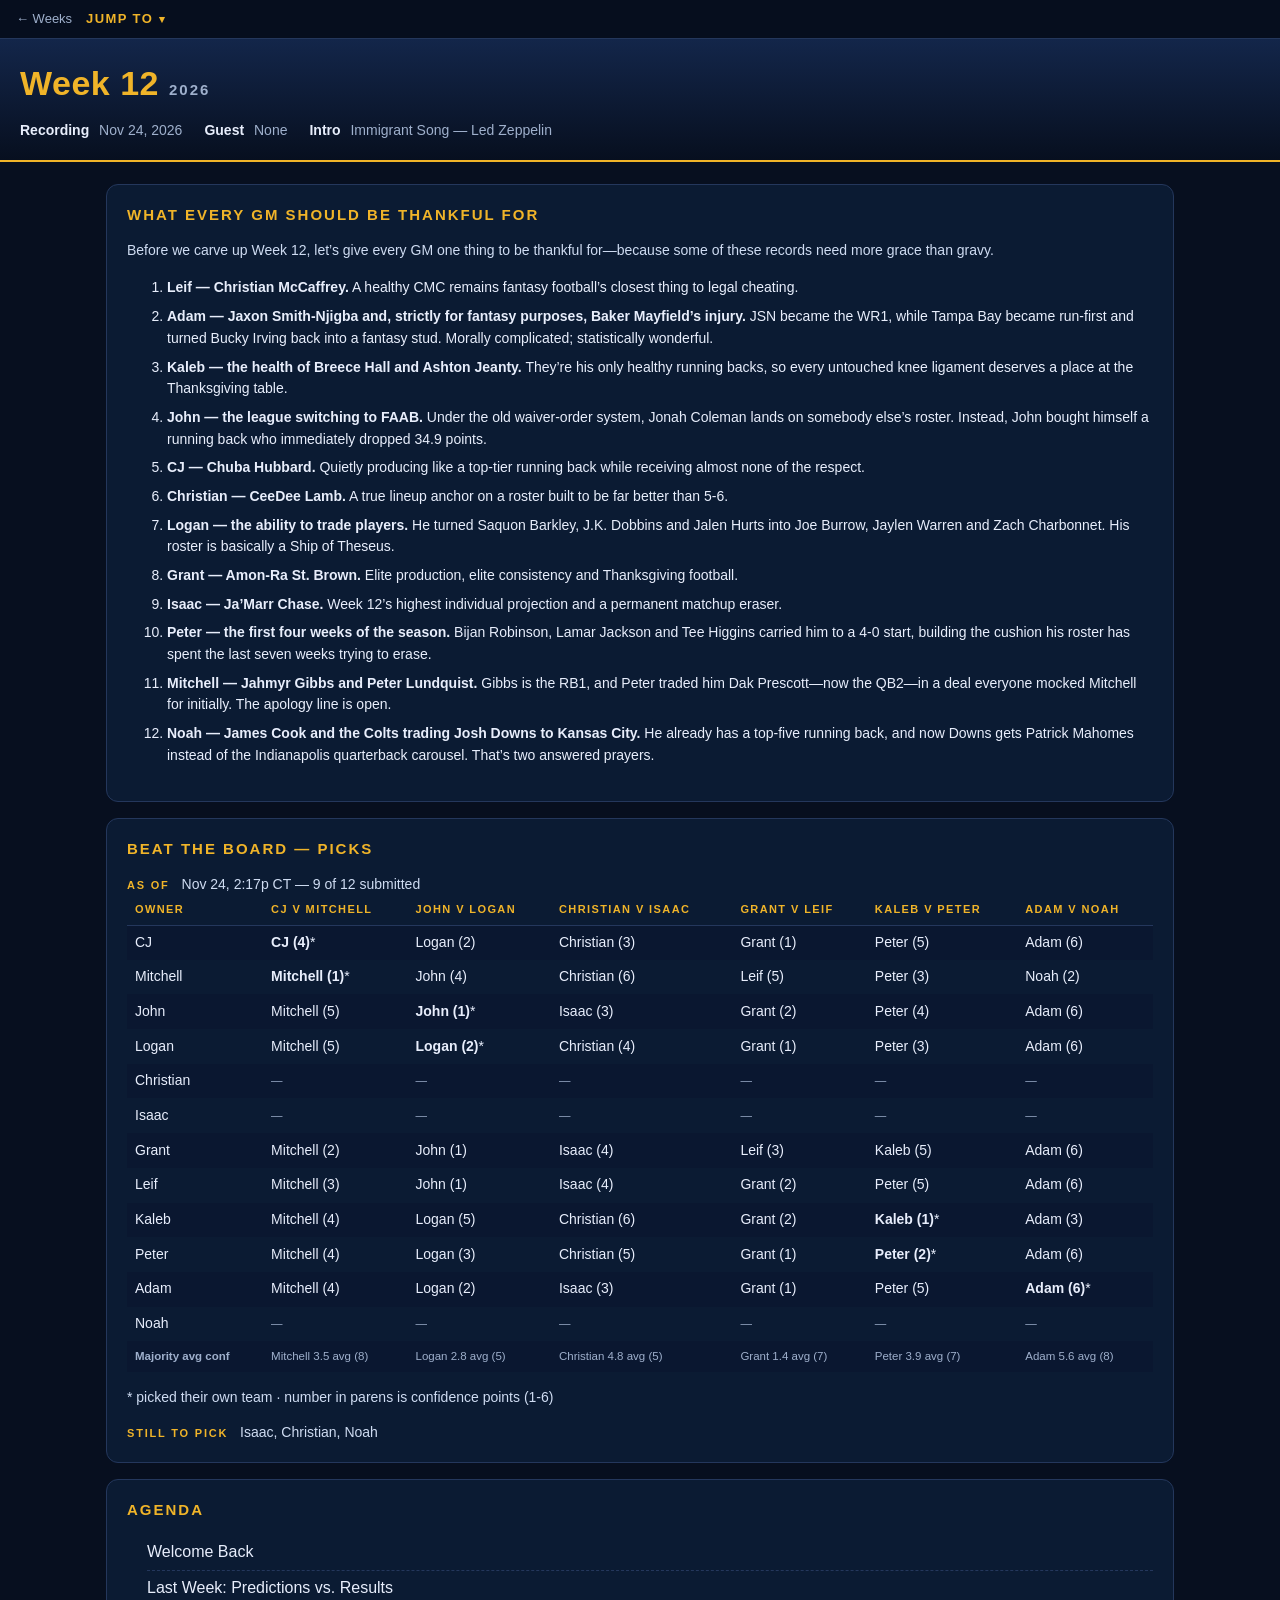
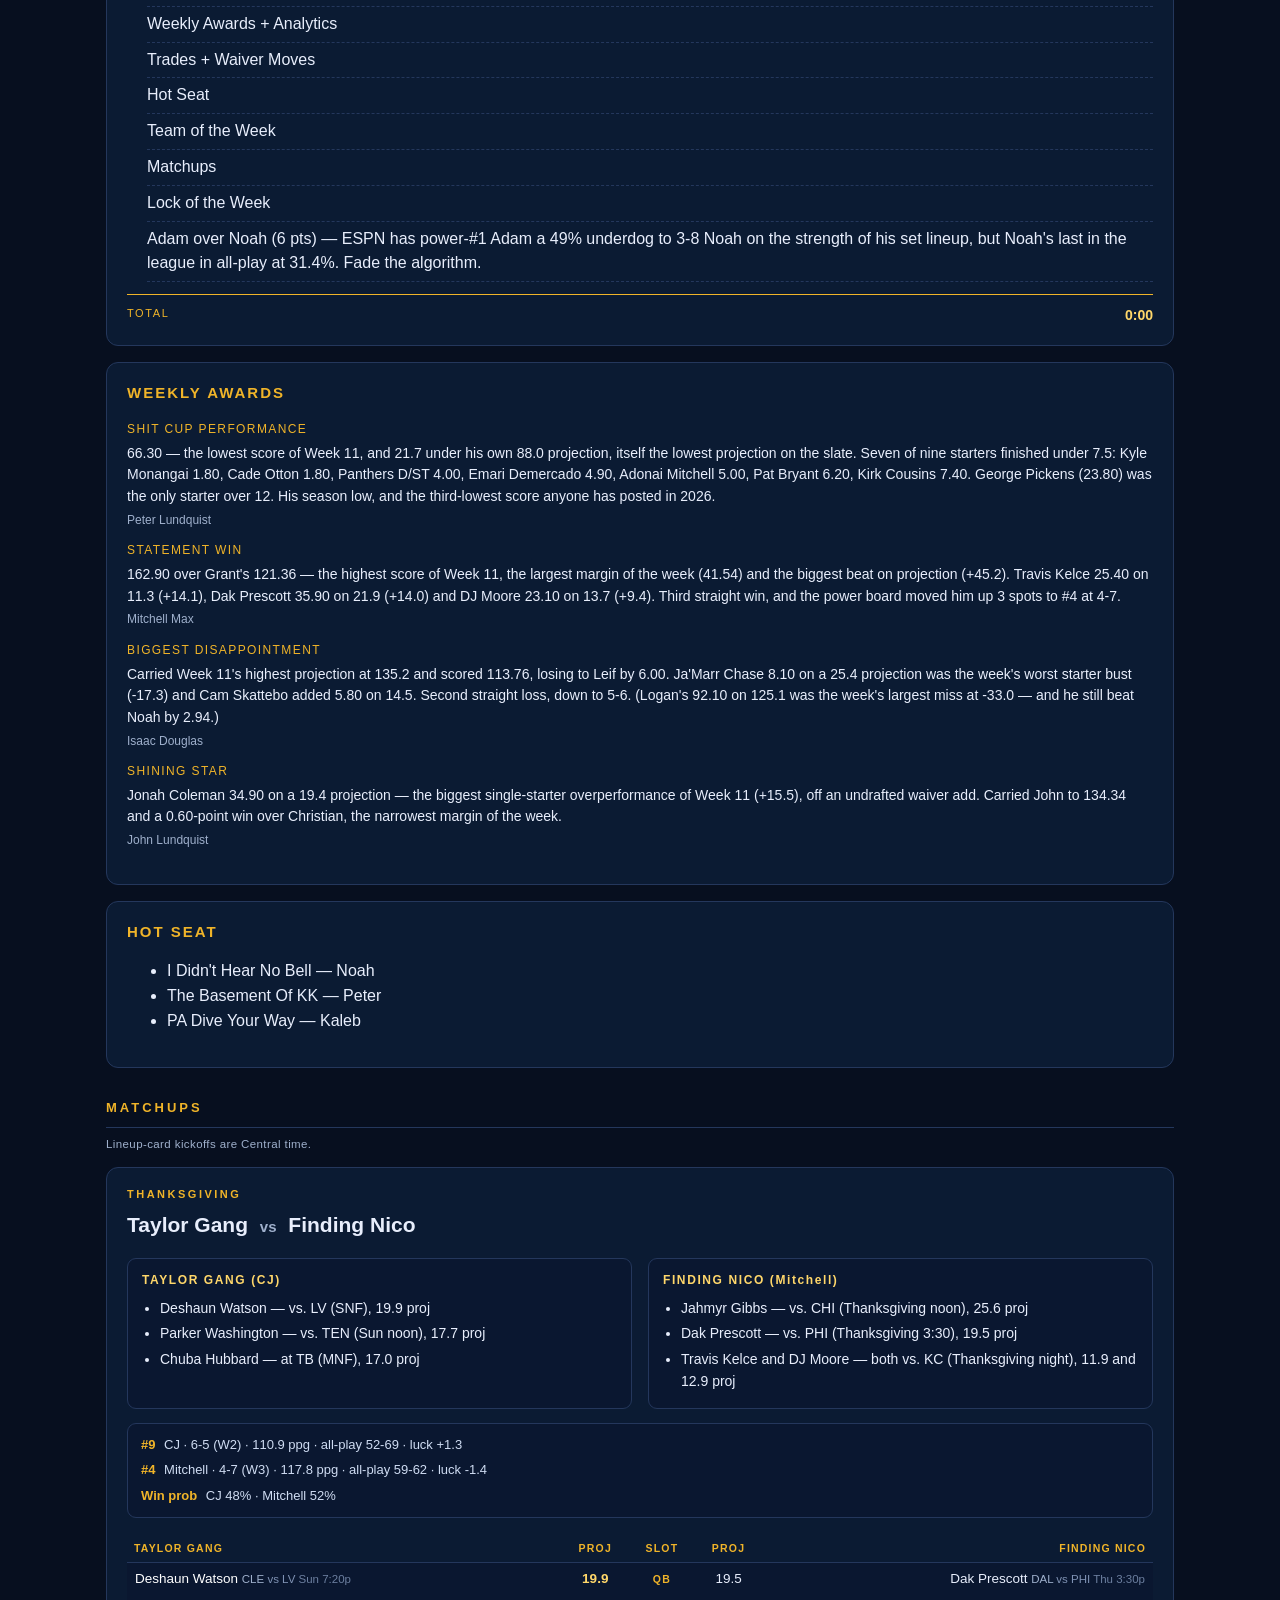
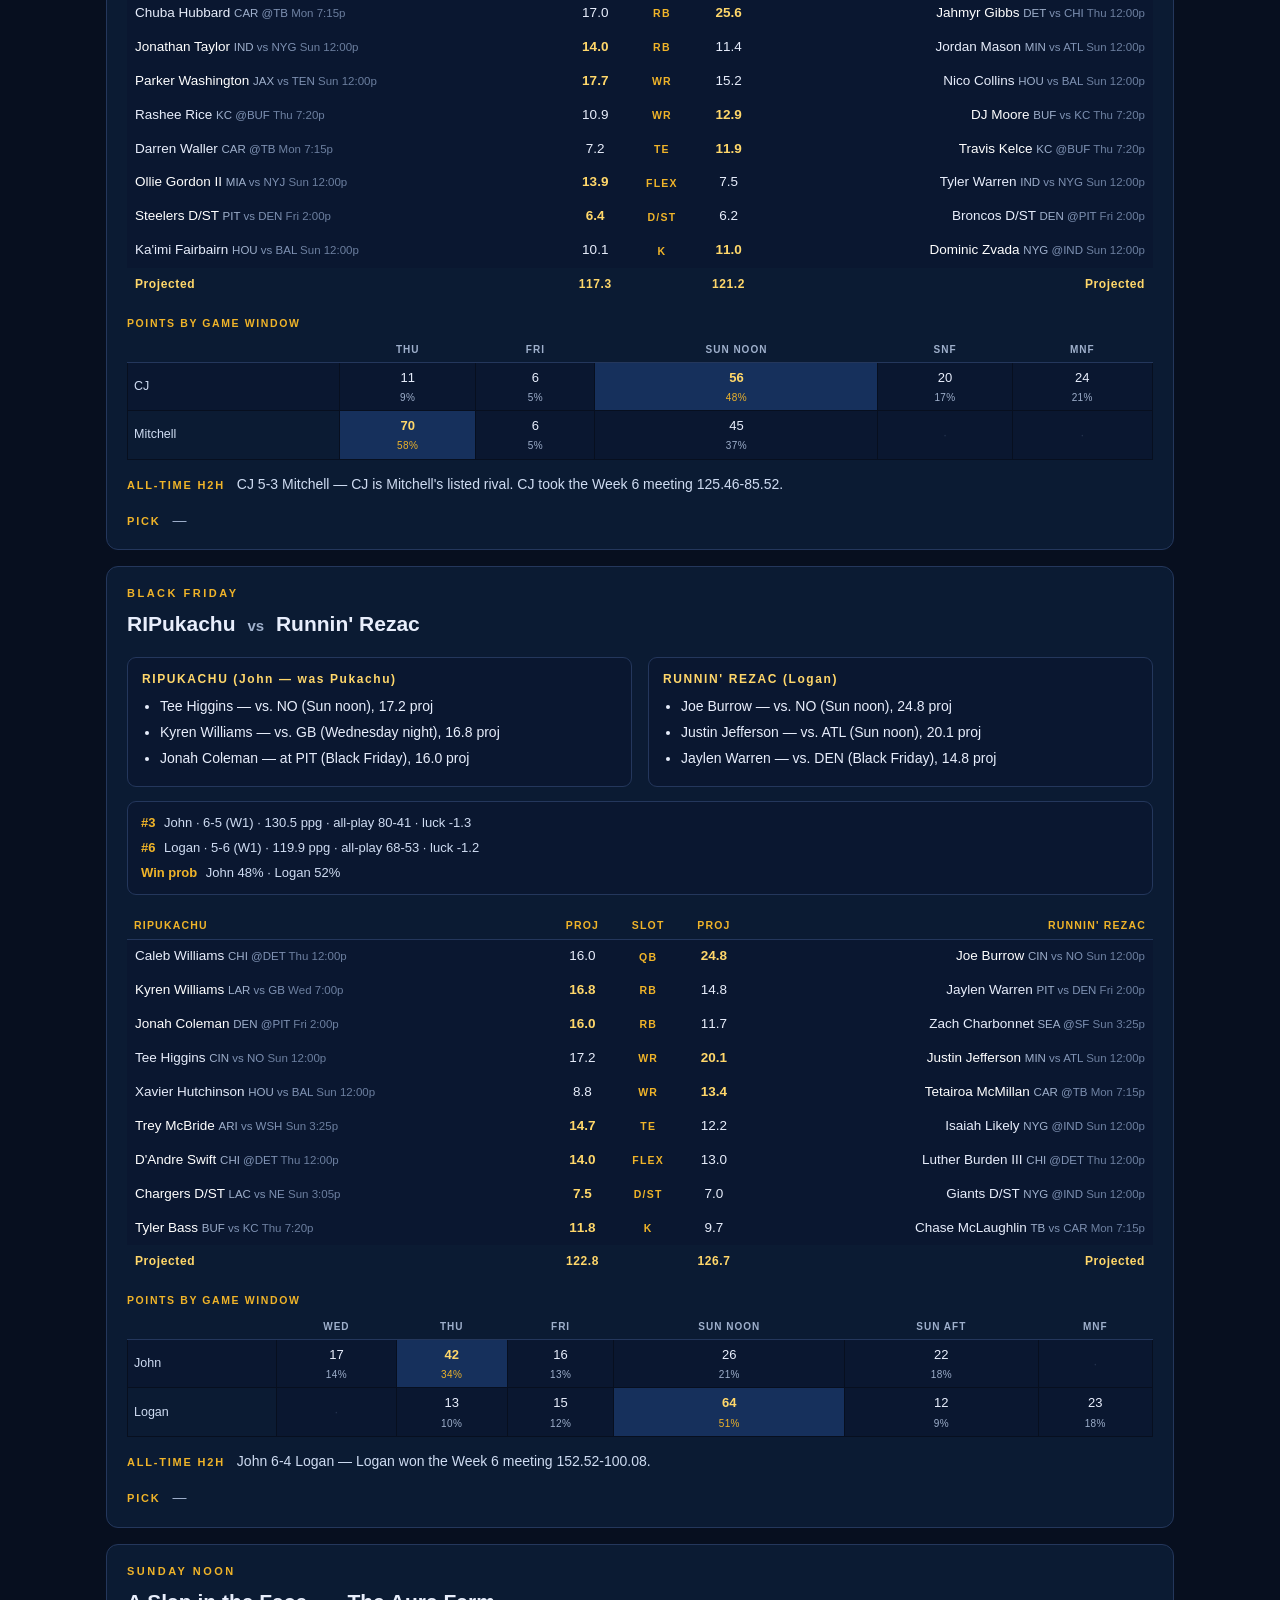
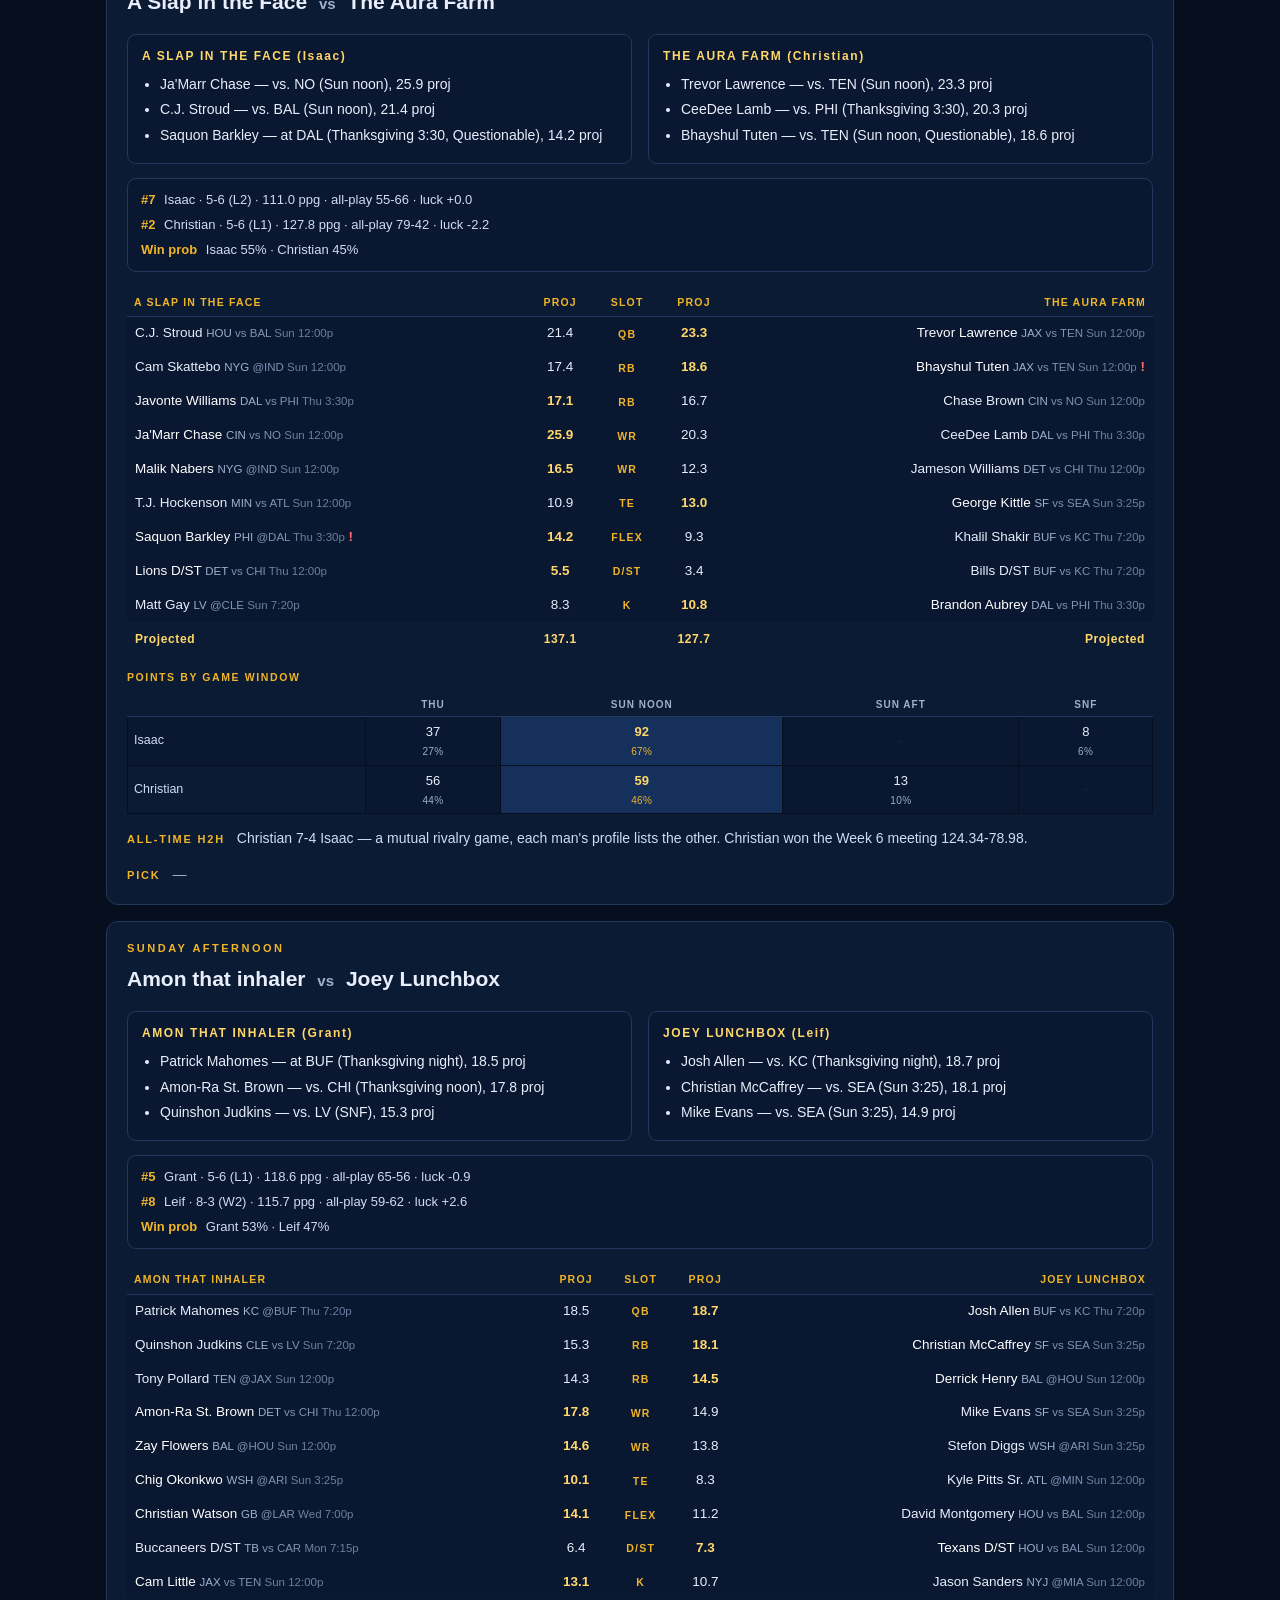
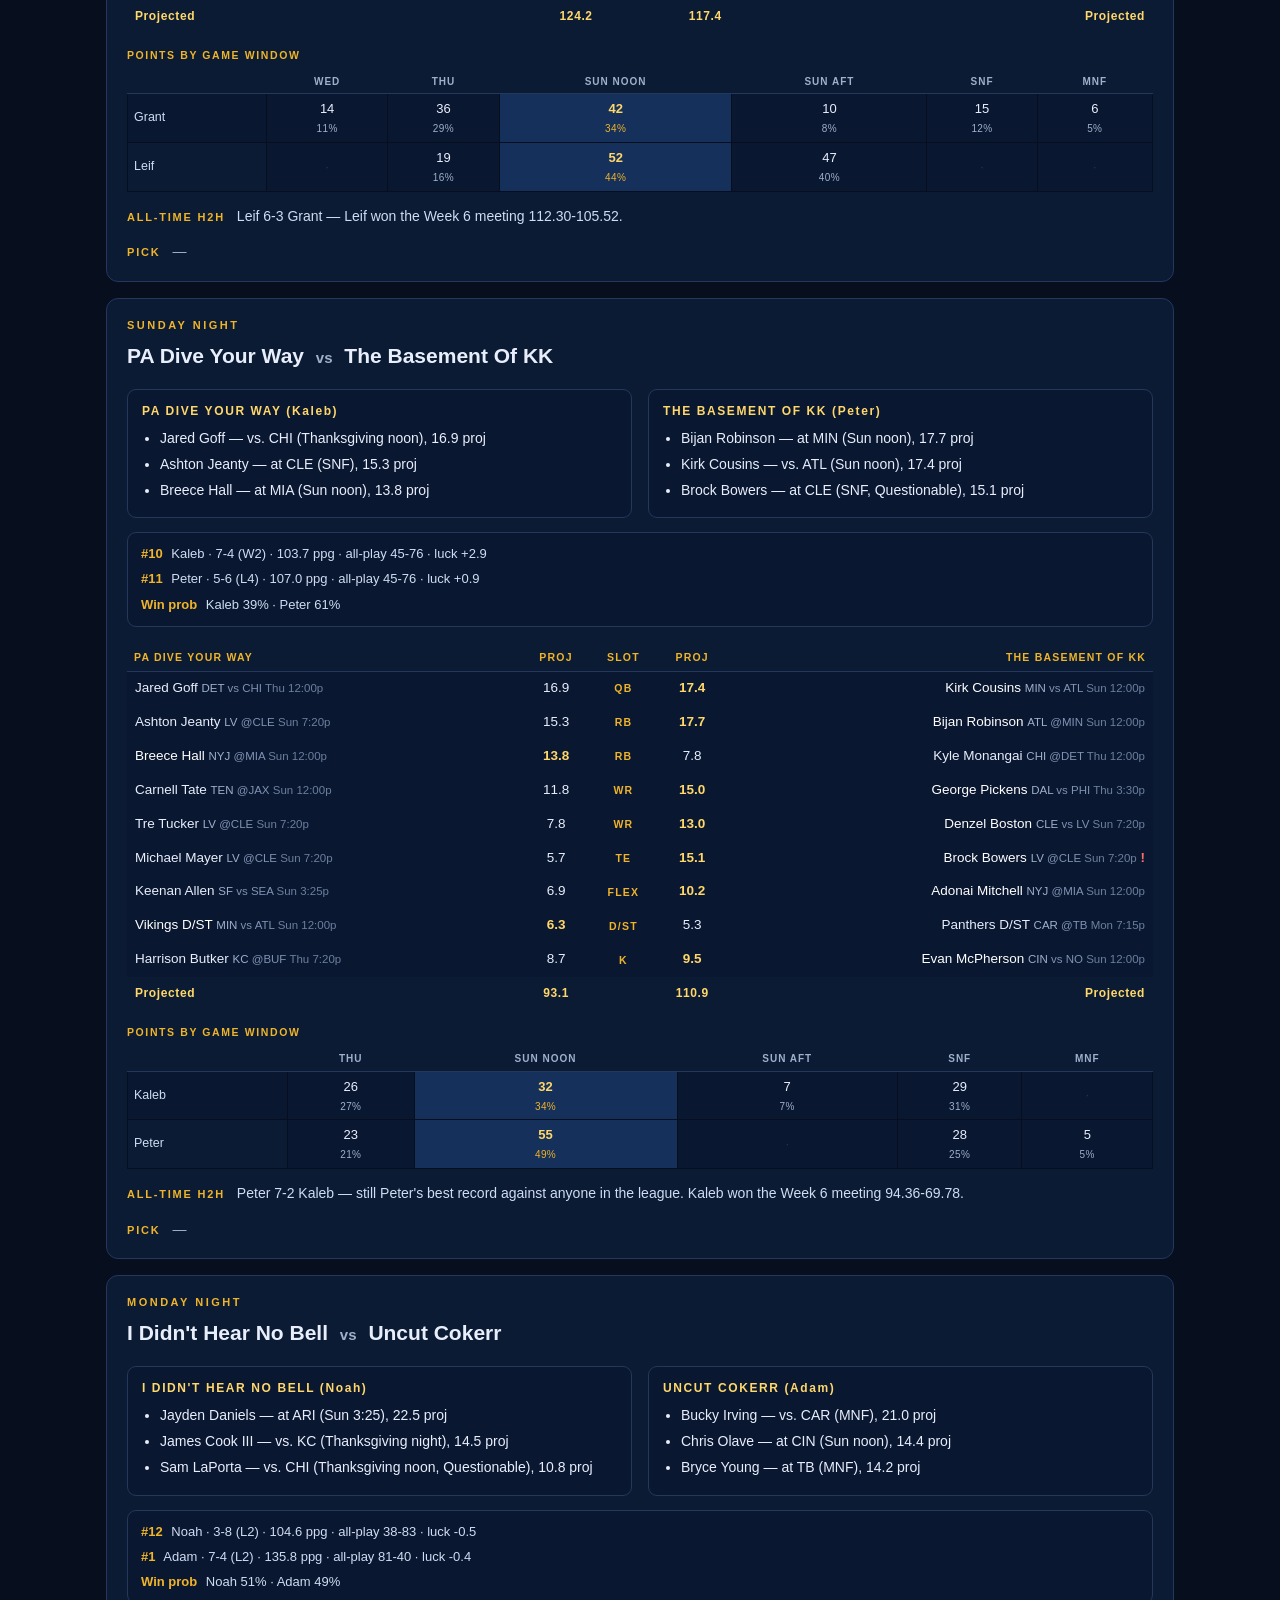
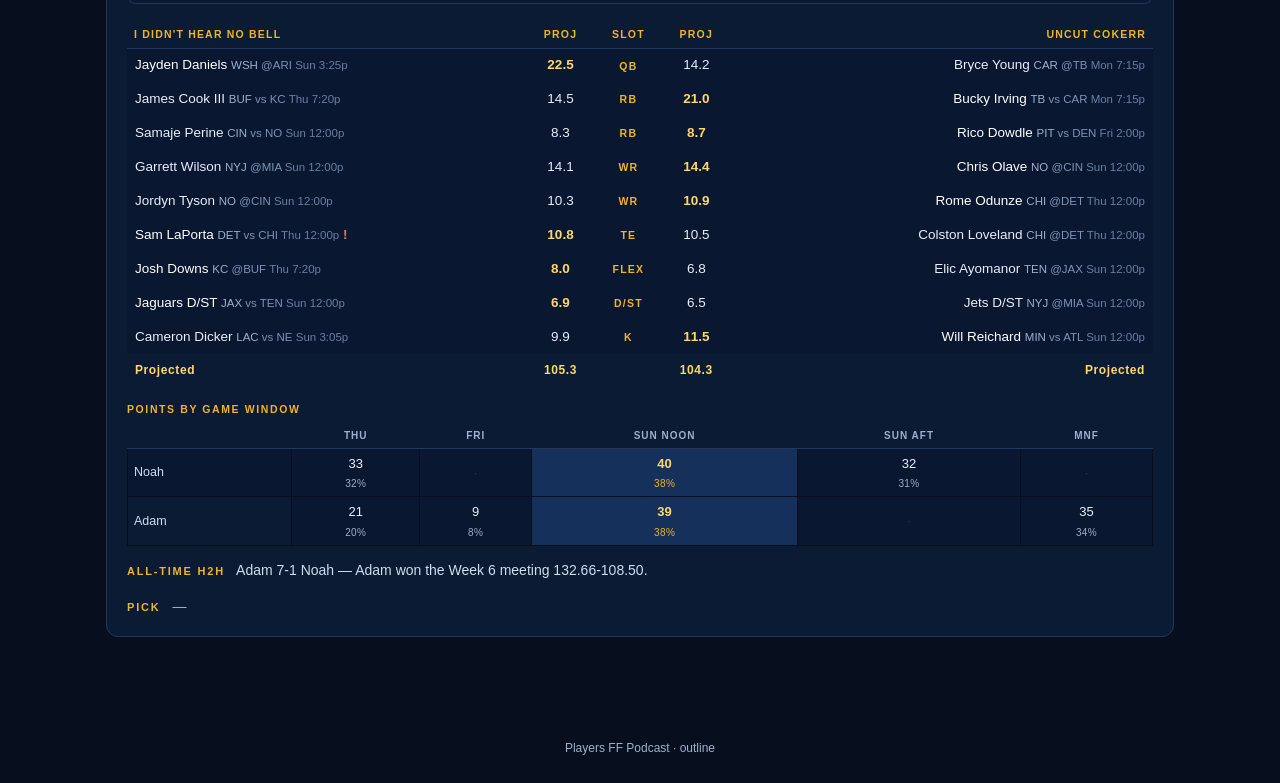
<file: week-12.html>
<!doctype html><html lang="en"><head><meta charset="utf-8">
<meta name="viewport" content="width=device-width,initial-scale=1">
<meta name="robots" content="noindex,nofollow">
<title>Week 12 — Players FF Podcast Outline</title>
<link rel="stylesheet" href="style.css?v=c7a44331"></head><body>
<div class="bar"><a class="back" href="index.html">← Weeks</a>
<details class="menu"><summary>Jump to<span class="car">▾</span></summary><nav>
<a href="#thankful">What Every GM Should Be Thankful For</a>
<a href="#boardpicks">Beat the Board — Picks</a>
<a href="#agenda">Agenda</a>
<a href="#awards">Weekly Awards</a>
<a href="#hotseat">Hot Seat</a>
<a href="#taylor-gang-finding-nico">Thanksgiving · Taylor Gang v Finding Nico</a>
<a href="#ripukachu-runnin-rezac">Black Friday · RIPukachu v Runnin&#x27; Rezac</a>
<a href="#a-slap-in-the-face-the-aura-farm">Sunday Noon · A Slap in the Face v The Aura Farm</a>
<a href="#amon-that-inhaler-joey-lunchbox">Sunday Afternoon · Amon that inhaler v Joey Lunchbox</a>
<a href="#pa-dive-your-way-the-basement-of-kk">Sunday Night · PA Dive Your Way v The Basement Of KK</a>
<a href="#i-didn-t-hear-no-bell-uncut-cokerr">Monday Night · I Didn&#x27;t Hear No Bell v Uncut Cokerr</a>
</nav></details></div>
<header class="top">
<h1>Week 12<span class="yr">2026</span></h1>
<div class="meta">
<span><b>Recording</b> Nov 24, 2026</span>
<span><b>Guest</b> None</span>
<span><b>Intro</b> Immigrant Song — Led Zeppelin</span>
</div></header><main>
<section id="thankful" class="card"><h2>What Every GM Should Be Thankful For</h2>
<p class="h2h">Before we carve up Week 12, let’s give every GM one thing to be thankful for—because some of these records need more grace than gravy.</p>
<ol class="impact">
<li><b>Leif — Christian McCaffrey.</b> A healthy CMC remains fantasy football’s closest thing to legal cheating.</li>
<li><b>Adam — Jaxon Smith-Njigba and, strictly for fantasy purposes, Baker Mayfield’s injury.</b> JSN became the WR1, while Tampa Bay became run-first and turned Bucky Irving back into a fantasy stud. Morally complicated; statistically wonderful.</li>
<li><b>Kaleb — the health of Breece Hall and Ashton Jeanty.</b> They’re his only healthy running backs, so every untouched knee ligament deserves a place at the Thanksgiving table.</li>
<li><b>John — the league switching to FAAB.</b> Under the old waiver-order system, Jonah Coleman lands on somebody else’s roster. Instead, John bought himself a running back who immediately dropped 34.9 points.</li>
<li><b>CJ — Chuba Hubbard.</b> Quietly producing like a top-tier running back while receiving almost none of the respect.</li>
<li><b>Christian — CeeDee Lamb.</b> A true lineup anchor on a roster built to be far better than 5-6.</li>
<li><b>Logan — the ability to trade players.</b> He turned Saquon Barkley, J.K. Dobbins and Jalen Hurts into Joe Burrow, Jaylen Warren and Zach Charbonnet. His roster is basically a Ship of Theseus.</li>
<li><b>Grant — Amon-Ra St. Brown.</b> Elite production, elite consistency and Thanksgiving football.</li>
<li><b>Isaac — Ja’Marr Chase.</b> Week 12’s highest individual projection and a permanent matchup eraser.</li>
<li><b>Peter — the first four weeks of the season.</b> Bijan Robinson, Lamar Jackson and Tee Higgins carried him to a 4-0 start, building the cushion his roster has spent the last seven weeks trying to erase.</li>
<li><b>Mitchell — Jahmyr Gibbs and Peter Lundquist.</b> Gibbs is the RB1, and Peter traded him Dak Prescott—now the QB2—in a deal everyone mocked Mitchell for initially. The apology line is open.</li>
<li><b>Noah — James Cook and the Colts trading Josh Downs to Kansas City.</b> He already has a top-five running back, and now Downs gets Patrick Mahomes instead of the Indianapolis quarterback carousel. That’s two answered prayers.</li>
</ol></section>
<section id="boardpicks" class="card"><h2>Beat the Board — Picks</h2>
<p class="h2h"><b>As of</b> Nov 24, 2:17p CT — 9 of 12 submitted</p>
<table><thead><tr><th>Owner</th>
<th>CJ v Mitchell</th>
<th>John v Logan</th>
<th>Christian v Isaac</th>
<th>Grant v Leif</th>
<th>Kaleb v Peter</th>
<th>Adam v Noah</th>
</tr></thead><tbody>
<tr><td>CJ</td>
<td><b>CJ (4)</b>*</td>
<td>Logan (2)</td>
<td>Christian (3)</td>
<td>Grant (1)</td>
<td>Peter (5)</td>
<td>Adam (6)</td>
</tr>
<tr><td>Mitchell</td>
<td><b>Mitchell (1)</b>*</td>
<td>John (4)</td>
<td>Christian (6)</td>
<td>Leif (5)</td>
<td>Peter (3)</td>
<td>Noah (2)</td>
</tr>
<tr><td>John</td>
<td>Mitchell (5)</td>
<td><b>John (1)</b>*</td>
<td>Isaac (3)</td>
<td>Grant (2)</td>
<td>Peter (4)</td>
<td>Adam (6)</td>
</tr>
<tr><td>Logan</td>
<td>Mitchell (5)</td>
<td><b>Logan (2)</b>*</td>
<td>Christian (4)</td>
<td>Grant (1)</td>
<td>Peter (3)</td>
<td>Adam (6)</td>
</tr>
<tr><td>Christian</td>
<td class="dim">—</td>
<td class="dim">—</td>
<td class="dim">—</td>
<td class="dim">—</td>
<td class="dim">—</td>
<td class="dim">—</td>
</tr>
<tr><td>Isaac</td>
<td class="dim">—</td>
<td class="dim">—</td>
<td class="dim">—</td>
<td class="dim">—</td>
<td class="dim">—</td>
<td class="dim">—</td>
</tr>
<tr><td>Grant</td>
<td>Mitchell (2)</td>
<td>John (1)</td>
<td>Isaac (4)</td>
<td>Leif (3)</td>
<td>Kaleb (5)</td>
<td>Adam (6)</td>
</tr>
<tr><td>Leif</td>
<td>Mitchell (3)</td>
<td>John (1)</td>
<td>Isaac (4)</td>
<td>Grant (2)</td>
<td>Peter (5)</td>
<td>Adam (6)</td>
</tr>
<tr><td>Kaleb</td>
<td>Mitchell (4)</td>
<td>Logan (5)</td>
<td>Christian (6)</td>
<td>Grant (2)</td>
<td><b>Kaleb (1)</b>*</td>
<td>Adam (3)</td>
</tr>
<tr><td>Peter</td>
<td>Mitchell (4)</td>
<td>Logan (3)</td>
<td>Christian (5)</td>
<td>Grant (1)</td>
<td><b>Peter (2)</b>*</td>
<td>Adam (6)</td>
</tr>
<tr><td>Adam</td>
<td>Mitchell (4)</td>
<td>Logan (2)</td>
<td>Isaac (3)</td>
<td>Grant (1)</td>
<td>Peter (5)</td>
<td><b>Adam (6)</b>*</td>
</tr>
<tr><td>Noah</td>
<td class="dim">—</td>
<td class="dim">—</td>
<td class="dim">—</td>
<td class="dim">—</td>
<td class="dim">—</td>
<td class="dim">—</td>
</tr>
<tr class="dim"><td><b>Majority avg conf</b></td>
<td>Mitchell 3.5 avg (8)</td>
<td>Logan 2.8 avg (5)</td>
<td>Christian 4.8 avg (5)</td>
<td>Grant 1.4 avg (7)</td>
<td>Peter 3.9 avg (7)</td>
<td>Adam 5.6 avg (8)</td>
</tr>
</tbody></table>
<p class="h2h">* picked their own team · number in parens is confidence points (1-6)</p>
<p class="h2h"><b>Still to pick</b> Isaac, Christian, Noah</p>
</section>
<section id="agenda" class="card agenda"><h2>Agenda</h2><ol>
<li><span>Welcome Back</span><em></em></li>
<li><span>Last Week: Predictions vs. Results</span><em></em></li>
<li><span>Weekly Awards + Analytics</span><em></em></li>
<li><span>Trades + Waiver Moves</span><em></em></li>
<li><span>Hot Seat</span><em></em></li>
<li><span>Team of the Week</span><em></em></li>
<li><span>Matchups</span><em></em></li>
<li><span>Lock of the Week</span><em></em></li>
<li><span>Adam over Noah (6 pts) — ESPN has power-#1 Adam a 49% underdog to 3-8 Noah on the strength of his set lineup, but Noah&#x27;s last in the league in all-play at 31.4%. Fade the algorithm.</span><em></em></li>
</ol>
<p class="total"><span>Total</span><em>0:00</em></p>
</section>
<section id="awards" class="card"><h2>Weekly Awards</h2><dl class="awards">
<dt>Shit Cup Performance</dt><dd>66.30 — the lowest score of Week 11, and 21.7 under his own 88.0 projection, itself the lowest projection on the slate. Seven of nine starters finished under 7.5: Kyle Monangai 1.80, Cade Otton 1.80, Panthers D/ST 4.00, Emari Demercado 4.90, Adonai Mitchell 5.00, Pat Bryant 6.20, Kirk Cousins 7.40. George Pickens (23.80) was the only starter over 12. His season low, and the third-lowest score anyone has posted in 2026.<span class="who">Peter Lundquist</span></dd>
<dt>Statement Win</dt><dd>162.90 over Grant&#x27;s 121.36 — the highest score of Week 11, the largest margin of the week (41.54) and the biggest beat on projection (+45.2). Travis Kelce 25.40 on 11.3 (+14.1), Dak Prescott 35.90 on 21.9 (+14.0) and DJ Moore 23.10 on 13.7 (+9.4). Third straight win, and the power board moved him up 3 spots to #4 at 4-7.<span class="who">Mitchell Max</span></dd>
<dt>Biggest Disappointment</dt><dd>Carried Week 11&#x27;s highest projection at 135.2 and scored 113.76, losing to Leif by 6.00. Ja&#x27;Marr Chase 8.10 on a 25.4 projection was the week&#x27;s worst starter bust (-17.3) and Cam Skattebo added 5.80 on 14.5. Second straight loss, down to 5-6. (Logan&#x27;s 92.10 on 125.1 was the week&#x27;s largest miss at -33.0 — and he still beat Noah by 2.94.)<span class="who">Isaac Douglas</span></dd>
<dt>Shining Star</dt><dd>Jonah Coleman 34.90 on a 19.4 projection — the biggest single-starter overperformance of Week 11 (+15.5), off an undrafted waiver add. Carried John to 134.34 and a 0.60-point win over Christian, the narrowest margin of the week.<span class="who">John Lundquist</span></dd>
</dl></section>
<section id="hotseat" class="card"><h2>Hot Seat</h2><ul>
<li>I Didn&#x27;t Hear No Bell — Noah</li>
<li>The Basement Of KK — Peter</li>
<li>PA Dive Your Way — Kaleb</li>
</ul></section>
<h2 class="hdr">Matchups</h2>
<p class="tznote">Lineup-card kickoffs are Central time.</p>
<section id="taylor-gang-finding-nico" class="card game">
<div class="slot">THANKSGIVING</div>
<h3>Taylor Gang <i>vs</i> Finding Nico</h3>
<div class="teams">
<div class="team"><h4>TAYLOR GANG (CJ)</h4><ul>
<li>Deshaun Watson — vs. LV (SNF), 19.9 proj</li>
<li>Parker Washington — vs. TEN (Sun noon), 17.7 proj</li>
<li>Chuba Hubbard — at TB (MNF), 17.0 proj</li>
</ul></div>
<div class="team"><h4>FINDING NICO (Mitchell)</h4><ul>
<li>Jahmyr Gibbs — vs. CHI (Thanksgiving noon), 25.6 proj</li>
<li>Dak Prescott — vs. PHI (Thanksgiving 3:30), 19.5 proj</li>
<li>Travis Kelce and DJ Moore — both vs. KC (Thanksgiving night), 11.9 and 12.9 proj</li>
</ul></div>
</div>
<div class="form">
<div><b>#9</b> CJ · 6-5 (W2) · 110.9 ppg · all-play 52-69 · luck +1.3</div>
<div><b>#4</b> Mitchell · 4-7 (W3) · 117.8 ppg · all-play 59-62 · luck -1.4</div>
<div><b>Win prob</b> CJ 48% · Mitchell 52%</div>
</div>
<table class="lc"><thead><tr>
<th class="l">Taylor Gang</th><th class="c">Proj</th><th class="c">Slot</th><th class="c">Proj</th><th class="r">Finding Nico</th></tr></thead><tbody>
<tr><td class="l win">Deshaun Watson <span class="dim">CLE <span class="opp">vs LV <span class="kick">Sun 7:20p</span></span></span></td><td class="c win">19.9</td><td class="c slotc">QB</td><td class="c">19.5</td><td class="r">Dak Prescott <span class="dim">DAL <span class="opp">vs PHI <span class="kick">Thu 3:30p</span></span></span></td></tr>
<tr><td class="l">Chuba Hubbard <span class="dim">CAR <span class="opp">@TB <span class="kick">Mon 7:15p</span></span></span></td><td class="c">17.0</td><td class="c slotc">RB</td><td class="c win">25.6</td><td class="r win">Jahmyr Gibbs <span class="dim">DET <span class="opp">vs CHI <span class="kick">Thu 12:00p</span></span></span></td></tr>
<tr><td class="l win">Jonathan Taylor <span class="dim">IND <span class="opp">vs NYG <span class="kick">Sun 12:00p</span></span></span></td><td class="c win">14.0</td><td class="c slotc">RB</td><td class="c">11.4</td><td class="r">Jordan Mason <span class="dim">MIN <span class="opp">vs ATL <span class="kick">Sun 12:00p</span></span></span></td></tr>
<tr><td class="l win">Parker Washington <span class="dim">JAX <span class="opp">vs TEN <span class="kick">Sun 12:00p</span></span></span></td><td class="c win">17.7</td><td class="c slotc">WR</td><td class="c">15.2</td><td class="r">Nico Collins <span class="dim">HOU <span class="opp">vs BAL <span class="kick">Sun 12:00p</span></span></span></td></tr>
<tr><td class="l">Rashee Rice <span class="dim">KC <span class="opp">@BUF <span class="kick">Thu 7:20p</span></span></span></td><td class="c">10.9</td><td class="c slotc">WR</td><td class="c win">12.9</td><td class="r win">DJ Moore <span class="dim">BUF <span class="opp">vs KC <span class="kick">Thu 7:20p</span></span></span></td></tr>
<tr><td class="l">Darren Waller <span class="dim">CAR <span class="opp">@TB <span class="kick">Mon 7:15p</span></span></span></td><td class="c">7.2</td><td class="c slotc">TE</td><td class="c win">11.9</td><td class="r win">Travis Kelce <span class="dim">KC <span class="opp">@BUF <span class="kick">Thu 7:20p</span></span></span></td></tr>
<tr><td class="l win">Ollie Gordon II <span class="dim">MIA <span class="opp">vs NYJ <span class="kick">Sun 12:00p</span></span></span></td><td class="c win">13.9</td><td class="c slotc">FLEX</td><td class="c">7.5</td><td class="r">Tyler Warren <span class="dim">IND <span class="opp">vs NYG <span class="kick">Sun 12:00p</span></span></span></td></tr>
<tr><td class="l win">Steelers D/ST <span class="dim">PIT <span class="opp">vs DEN <span class="kick">Fri 2:00p</span></span></span></td><td class="c win">6.4</td><td class="c slotc">D/ST</td><td class="c">6.2</td><td class="r">Broncos D/ST <span class="dim">DEN <span class="opp">@PIT <span class="kick">Fri 2:00p</span></span></span></td></tr>
<tr><td class="l">Ka&#x27;imi Fairbairn <span class="dim">HOU <span class="opp">vs BAL <span class="kick">Sun 12:00p</span></span></span></td><td class="c">10.1</td><td class="c slotc">K</td><td class="c win">11.0</td><td class="r win">Dominic Zvada <span class="dim">NYG <span class="opp">@IND <span class="kick">Sun 12:00p</span></span></span></td></tr>
<tr class="tot"><td class="l">Projected</td><td class="c">117.3</td><td class="c"></td><td class="c">121.2</td><td class="r">Projected</td></tr>
</tbody></table>
<div class="win"><h5>Points by game window</h5><table class="wt"><thead><tr><th></th>
<th>Thu</th>
<th>Fri</th>
<th>Sun Noon</th>
<th>SNF</th>
<th>MNF</th>
</tr></thead><tbody>
<tr><td class="who">CJ</td>
<td class="">11<span class="pct">9%</span></td>
<td class="">6<span class="pct">5%</span></td>
<td class="hot">56<span class="pct">48%</span></td>
<td class="">20<span class="pct">17%</span></td>
<td class="">24<span class="pct">21%</span></td>
</tr>
<tr><td class="who">Mitchell</td>
<td class="hot">70<span class="pct">58%</span></td>
<td class="">6<span class="pct">5%</span></td>
<td class="">45<span class="pct">37%</span></td>
<td class="zero">·</td>
<td class="zero">·</td>
</tr>
</tbody></table></div>
<p class="h2h"><b>All-time H2H</b> CJ 5-3 Mitchell — CJ is Mitchell&#x27;s listed rival. CJ took the Week 6 meeting 125.46-85.52.</p>
<p class="pick"><b>Pick</b> <span class="blank">—</span></p>
</section>
<section id="ripukachu-runnin-rezac" class="card game">
<div class="slot">BLACK FRIDAY</div>
<h3>RIPukachu <i>vs</i> Runnin&#x27; Rezac</h3>
<div class="teams">
<div class="team"><h4>RIPUKACHU (John — was Pukachu)</h4><ul>
<li>Tee Higgins — vs. NO (Sun noon), 17.2 proj</li>
<li>Kyren Williams — vs. GB (Wednesday night), 16.8 proj</li>
<li>Jonah Coleman — at PIT (Black Friday), 16.0 proj</li>
</ul></div>
<div class="team"><h4>RUNNIN&#x27; REZAC (Logan)</h4><ul>
<li>Joe Burrow — vs. NO (Sun noon), 24.8 proj</li>
<li>Justin Jefferson — vs. ATL (Sun noon), 20.1 proj</li>
<li>Jaylen Warren — vs. DEN (Black Friday), 14.8 proj</li>
</ul></div>
</div>
<div class="form">
<div><b>#3</b> John · 6-5 (W1) · 130.5 ppg · all-play 80-41 · luck -1.3</div>
<div><b>#6</b> Logan · 5-6 (W1) · 119.9 ppg · all-play 68-53 · luck -1.2</div>
<div><b>Win prob</b> John 48% · Logan 52%</div>
</div>
<table class="lc"><thead><tr>
<th class="l">RIPukachu</th><th class="c">Proj</th><th class="c">Slot</th><th class="c">Proj</th><th class="r">Runnin&#x27; Rezac</th></tr></thead><tbody>
<tr><td class="l">Caleb Williams <span class="dim">CHI <span class="opp">@DET <span class="kick">Thu 12:00p</span></span></span></td><td class="c">16.0</td><td class="c slotc">QB</td><td class="c win">24.8</td><td class="r win">Joe Burrow <span class="dim">CIN <span class="opp">vs NO <span class="kick">Sun 12:00p</span></span></span></td></tr>
<tr><td class="l win">Kyren Williams <span class="dim">LAR <span class="opp">vs GB <span class="kick">Wed 7:00p</span></span></span></td><td class="c win">16.8</td><td class="c slotc">RB</td><td class="c">14.8</td><td class="r">Jaylen Warren <span class="dim">PIT <span class="opp">vs DEN <span class="kick">Fri 2:00p</span></span></span></td></tr>
<tr><td class="l win">Jonah Coleman <span class="dim">DEN <span class="opp">@PIT <span class="kick">Fri 2:00p</span></span></span></td><td class="c win">16.0</td><td class="c slotc">RB</td><td class="c">11.7</td><td class="r">Zach Charbonnet <span class="dim">SEA <span class="opp">@SF <span class="kick">Sun 3:25p</span></span></span></td></tr>
<tr><td class="l">Tee Higgins <span class="dim">CIN <span class="opp">vs NO <span class="kick">Sun 12:00p</span></span></span></td><td class="c">17.2</td><td class="c slotc">WR</td><td class="c win">20.1</td><td class="r win">Justin Jefferson <span class="dim">MIN <span class="opp">vs ATL <span class="kick">Sun 12:00p</span></span></span></td></tr>
<tr><td class="l">Xavier Hutchinson <span class="dim">HOU <span class="opp">vs BAL <span class="kick">Sun 12:00p</span></span></span></td><td class="c">8.8</td><td class="c slotc">WR</td><td class="c win">13.4</td><td class="r win">Tetairoa McMillan <span class="dim">CAR <span class="opp">@TB <span class="kick">Mon 7:15p</span></span></span></td></tr>
<tr><td class="l win">Trey McBride <span class="dim">ARI <span class="opp">vs WSH <span class="kick">Sun 3:25p</span></span></span></td><td class="c win">14.7</td><td class="c slotc">TE</td><td class="c">12.2</td><td class="r">Isaiah Likely <span class="dim">NYG <span class="opp">@IND <span class="kick">Sun 12:00p</span></span></span></td></tr>
<tr><td class="l win">D&#x27;Andre Swift <span class="dim">CHI <span class="opp">@DET <span class="kick">Thu 12:00p</span></span></span></td><td class="c win">14.0</td><td class="c slotc">FLEX</td><td class="c">13.0</td><td class="r">Luther Burden III <span class="dim">CHI <span class="opp">@DET <span class="kick">Thu 12:00p</span></span></span></td></tr>
<tr><td class="l win">Chargers D/ST <span class="dim">LAC <span class="opp">vs NE <span class="kick">Sun 3:05p</span></span></span></td><td class="c win">7.5</td><td class="c slotc">D/ST</td><td class="c">7.0</td><td class="r">Giants D/ST <span class="dim">NYG <span class="opp">@IND <span class="kick">Sun 12:00p</span></span></span></td></tr>
<tr><td class="l win">Tyler Bass <span class="dim">BUF <span class="opp">vs KC <span class="kick">Thu 7:20p</span></span></span></td><td class="c win">11.8</td><td class="c slotc">K</td><td class="c">9.7</td><td class="r">Chase McLaughlin <span class="dim">TB <span class="opp">vs CAR <span class="kick">Mon 7:15p</span></span></span></td></tr>
<tr class="tot"><td class="l">Projected</td><td class="c">122.8</td><td class="c"></td><td class="c">126.7</td><td class="r">Projected</td></tr>
</tbody></table>
<div class="win"><h5>Points by game window</h5><table class="wt"><thead><tr><th></th>
<th>Wed</th>
<th>Thu</th>
<th>Fri</th>
<th>Sun Noon</th>
<th>Sun Aft</th>
<th>MNF</th>
</tr></thead><tbody>
<tr><td class="who">John</td>
<td class="">17<span class="pct">14%</span></td>
<td class="hot">42<span class="pct">34%</span></td>
<td class="">16<span class="pct">13%</span></td>
<td class="">26<span class="pct">21%</span></td>
<td class="">22<span class="pct">18%</span></td>
<td class="zero">·</td>
</tr>
<tr><td class="who">Logan</td>
<td class="zero">·</td>
<td class="">13<span class="pct">10%</span></td>
<td class="">15<span class="pct">12%</span></td>
<td class="hot">64<span class="pct">51%</span></td>
<td class="">12<span class="pct">9%</span></td>
<td class="">23<span class="pct">18%</span></td>
</tr>
</tbody></table></div>
<p class="h2h"><b>All-time H2H</b> John 6-4 Logan — Logan won the Week 6 meeting 152.52-100.08.</p>
<p class="pick"><b>Pick</b> <span class="blank">—</span></p>
</section>
<section id="a-slap-in-the-face-the-aura-farm" class="card game">
<div class="slot">SUNDAY NOON</div>
<h3>A Slap in the Face <i>vs</i> The Aura Farm</h3>
<div class="teams">
<div class="team"><h4>A SLAP IN THE FACE (Isaac)</h4><ul>
<li>Ja&#x27;Marr Chase — vs. NO (Sun noon), 25.9 proj</li>
<li>C.J. Stroud — vs. BAL (Sun noon), 21.4 proj</li>
<li>Saquon Barkley — at DAL (Thanksgiving 3:30, Questionable), 14.2 proj</li>
</ul></div>
<div class="team"><h4>THE AURA FARM (Christian)</h4><ul>
<li>Trevor Lawrence — vs. TEN (Sun noon), 23.3 proj</li>
<li>CeeDee Lamb — vs. PHI (Thanksgiving 3:30), 20.3 proj</li>
<li>Bhayshul Tuten — vs. TEN (Sun noon, Questionable), 18.6 proj</li>
</ul></div>
</div>
<div class="form">
<div><b>#7</b> Isaac · 5-6 (L2) · 111.0 ppg · all-play 55-66 · luck +0.0</div>
<div><b>#2</b> Christian · 5-6 (L1) · 127.8 ppg · all-play 79-42 · luck -2.2</div>
<div><b>Win prob</b> Isaac 55% · Christian 45%</div>
</div>
<table class="lc"><thead><tr>
<th class="l">A Slap in the Face</th><th class="c">Proj</th><th class="c">Slot</th><th class="c">Proj</th><th class="r">The Aura Farm</th></tr></thead><tbody>
<tr><td class="l">C.J. Stroud <span class="dim">HOU <span class="opp">vs BAL <span class="kick">Sun 12:00p</span></span></span></td><td class="c">21.4</td><td class="c slotc">QB</td><td class="c win">23.3</td><td class="r win">Trevor Lawrence <span class="dim">JAX <span class="opp">vs TEN <span class="kick">Sun 12:00p</span></span></span></td></tr>
<tr><td class="l">Cam Skattebo <span class="dim">NYG <span class="opp">@IND <span class="kick">Sun 12:00p</span></span></span></td><td class="c">17.4</td><td class="c slotc">RB</td><td class="c win">18.6</td><td class="r win">Bhayshul Tuten <span class="dim">JAX <span class="opp">vs TEN <span class="kick">Sun 12:00p</span></span></span> <i class="inj" title="QUESTIONABLE">!</i></td></tr>
<tr><td class="l win">Javonte Williams <span class="dim">DAL <span class="opp">vs PHI <span class="kick">Thu 3:30p</span></span></span></td><td class="c win">17.1</td><td class="c slotc">RB</td><td class="c">16.7</td><td class="r">Chase Brown <span class="dim">CIN <span class="opp">vs NO <span class="kick">Sun 12:00p</span></span></span></td></tr>
<tr><td class="l win">Ja&#x27;Marr Chase <span class="dim">CIN <span class="opp">vs NO <span class="kick">Sun 12:00p</span></span></span></td><td class="c win">25.9</td><td class="c slotc">WR</td><td class="c">20.3</td><td class="r">CeeDee Lamb <span class="dim">DAL <span class="opp">vs PHI <span class="kick">Thu 3:30p</span></span></span></td></tr>
<tr><td class="l win">Malik Nabers <span class="dim">NYG <span class="opp">@IND <span class="kick">Sun 12:00p</span></span></span></td><td class="c win">16.5</td><td class="c slotc">WR</td><td class="c">12.3</td><td class="r">Jameson Williams <span class="dim">DET <span class="opp">vs CHI <span class="kick">Thu 12:00p</span></span></span></td></tr>
<tr><td class="l">T.J. Hockenson <span class="dim">MIN <span class="opp">vs ATL <span class="kick">Sun 12:00p</span></span></span></td><td class="c">10.9</td><td class="c slotc">TE</td><td class="c win">13.0</td><td class="r win">George Kittle <span class="dim">SF <span class="opp">vs SEA <span class="kick">Sun 3:25p</span></span></span></td></tr>
<tr><td class="l win">Saquon Barkley <span class="dim">PHI <span class="opp">@DAL <span class="kick">Thu 3:30p</span></span></span> <i class="inj" title="QUESTIONABLE">!</i></td><td class="c win">14.2</td><td class="c slotc">FLEX</td><td class="c">9.3</td><td class="r">Khalil Shakir <span class="dim">BUF <span class="opp">vs KC <span class="kick">Thu 7:20p</span></span></span></td></tr>
<tr><td class="l win">Lions D/ST <span class="dim">DET <span class="opp">vs CHI <span class="kick">Thu 12:00p</span></span></span></td><td class="c win">5.5</td><td class="c slotc">D/ST</td><td class="c">3.4</td><td class="r">Bills D/ST <span class="dim">BUF <span class="opp">vs KC <span class="kick">Thu 7:20p</span></span></span></td></tr>
<tr><td class="l">Matt Gay <span class="dim">LV <span class="opp">@CLE <span class="kick">Sun 7:20p</span></span></span></td><td class="c">8.3</td><td class="c slotc">K</td><td class="c win">10.8</td><td class="r win">Brandon Aubrey <span class="dim">DAL <span class="opp">vs PHI <span class="kick">Thu 3:30p</span></span></span></td></tr>
<tr class="tot"><td class="l">Projected</td><td class="c">137.1</td><td class="c"></td><td class="c">127.7</td><td class="r">Projected</td></tr>
</tbody></table>
<div class="win"><h5>Points by game window</h5><table class="wt"><thead><tr><th></th>
<th>Thu</th>
<th>Sun Noon</th>
<th>Sun Aft</th>
<th>SNF</th>
</tr></thead><tbody>
<tr><td class="who">Isaac</td>
<td class="">37<span class="pct">27%</span></td>
<td class="hot">92<span class="pct">67%</span></td>
<td class="zero">·</td>
<td class="">8<span class="pct">6%</span></td>
</tr>
<tr><td class="who">Christian</td>
<td class="">56<span class="pct">44%</span></td>
<td class="hot">59<span class="pct">46%</span></td>
<td class="">13<span class="pct">10%</span></td>
<td class="zero">·</td>
</tr>
</tbody></table></div>
<p class="h2h"><b>All-time H2H</b> Christian 7-4 Isaac — a mutual rivalry game, each man&#x27;s profile lists the other. Christian won the Week 6 meeting 124.34-78.98.</p>
<p class="pick"><b>Pick</b> <span class="blank">—</span></p>
</section>
<section id="amon-that-inhaler-joey-lunchbox" class="card game">
<div class="slot">SUNDAY AFTERNOON</div>
<h3>Amon that inhaler <i>vs</i> Joey Lunchbox</h3>
<div class="teams">
<div class="team"><h4>AMON THAT INHALER (Grant)</h4><ul>
<li>Patrick Mahomes — at BUF (Thanksgiving night), 18.5 proj</li>
<li>Amon-Ra St. Brown — vs. CHI (Thanksgiving noon), 17.8 proj</li>
<li>Quinshon Judkins — vs. LV (SNF), 15.3 proj</li>
</ul></div>
<div class="team"><h4>JOEY LUNCHBOX (Leif)</h4><ul>
<li>Josh Allen — vs. KC (Thanksgiving night), 18.7 proj</li>
<li>Christian McCaffrey — vs. SEA (Sun 3:25), 18.1 proj</li>
<li>Mike Evans — vs. SEA (Sun 3:25), 14.9 proj</li>
</ul></div>
</div>
<div class="form">
<div><b>#5</b> Grant · 5-6 (L1) · 118.6 ppg · all-play 65-56 · luck -0.9</div>
<div><b>#8</b> Leif · 8-3 (W2) · 115.7 ppg · all-play 59-62 · luck +2.6</div>
<div><b>Win prob</b> Grant 53% · Leif 47%</div>
</div>
<table class="lc"><thead><tr>
<th class="l">Amon that inhaler</th><th class="c">Proj</th><th class="c">Slot</th><th class="c">Proj</th><th class="r">Joey Lunchbox</th></tr></thead><tbody>
<tr><td class="l">Patrick Mahomes <span class="dim">KC <span class="opp">@BUF <span class="kick">Thu 7:20p</span></span></span></td><td class="c">18.5</td><td class="c slotc">QB</td><td class="c win">18.7</td><td class="r win">Josh Allen <span class="dim">BUF <span class="opp">vs KC <span class="kick">Thu 7:20p</span></span></span></td></tr>
<tr><td class="l">Quinshon Judkins <span class="dim">CLE <span class="opp">vs LV <span class="kick">Sun 7:20p</span></span></span></td><td class="c">15.3</td><td class="c slotc">RB</td><td class="c win">18.1</td><td class="r win">Christian McCaffrey <span class="dim">SF <span class="opp">vs SEA <span class="kick">Sun 3:25p</span></span></span></td></tr>
<tr><td class="l">Tony Pollard <span class="dim">TEN <span class="opp">@JAX <span class="kick">Sun 12:00p</span></span></span></td><td class="c">14.3</td><td class="c slotc">RB</td><td class="c win">14.5</td><td class="r win">Derrick Henry <span class="dim">BAL <span class="opp">@HOU <span class="kick">Sun 12:00p</span></span></span></td></tr>
<tr><td class="l win">Amon-Ra St. Brown <span class="dim">DET <span class="opp">vs CHI <span class="kick">Thu 12:00p</span></span></span></td><td class="c win">17.8</td><td class="c slotc">WR</td><td class="c">14.9</td><td class="r">Mike Evans <span class="dim">SF <span class="opp">vs SEA <span class="kick">Sun 3:25p</span></span></span></td></tr>
<tr><td class="l win">Zay Flowers <span class="dim">BAL <span class="opp">@HOU <span class="kick">Sun 12:00p</span></span></span></td><td class="c win">14.6</td><td class="c slotc">WR</td><td class="c">13.8</td><td class="r">Stefon Diggs <span class="dim">WSH <span class="opp">@ARI <span class="kick">Sun 3:25p</span></span></span></td></tr>
<tr><td class="l win">Chig Okonkwo <span class="dim">WSH <span class="opp">@ARI <span class="kick">Sun 3:25p</span></span></span></td><td class="c win">10.1</td><td class="c slotc">TE</td><td class="c">8.3</td><td class="r">Kyle Pitts Sr. <span class="dim">ATL <span class="opp">@MIN <span class="kick">Sun 12:00p</span></span></span></td></tr>
<tr><td class="l win">Christian Watson <span class="dim">GB <span class="opp">@LAR <span class="kick">Wed 7:00p</span></span></span></td><td class="c win">14.1</td><td class="c slotc">FLEX</td><td class="c">11.2</td><td class="r">David Montgomery <span class="dim">HOU <span class="opp">vs BAL <span class="kick">Sun 12:00p</span></span></span></td></tr>
<tr><td class="l">Buccaneers D/ST <span class="dim">TB <span class="opp">vs CAR <span class="kick">Mon 7:15p</span></span></span></td><td class="c">6.4</td><td class="c slotc">D/ST</td><td class="c win">7.3</td><td class="r win">Texans D/ST <span class="dim">HOU <span class="opp">vs BAL <span class="kick">Sun 12:00p</span></span></span></td></tr>
<tr><td class="l win">Cam Little <span class="dim">JAX <span class="opp">vs TEN <span class="kick">Sun 12:00p</span></span></span></td><td class="c win">13.1</td><td class="c slotc">K</td><td class="c">10.7</td><td class="r">Jason Sanders <span class="dim">NYJ <span class="opp">@MIA <span class="kick">Sun 12:00p</span></span></span></td></tr>
<tr class="tot"><td class="l">Projected</td><td class="c">124.2</td><td class="c"></td><td class="c">117.4</td><td class="r">Projected</td></tr>
</tbody></table>
<div class="win"><h5>Points by game window</h5><table class="wt"><thead><tr><th></th>
<th>Wed</th>
<th>Thu</th>
<th>Sun Noon</th>
<th>Sun Aft</th>
<th>SNF</th>
<th>MNF</th>
</tr></thead><tbody>
<tr><td class="who">Grant</td>
<td class="">14<span class="pct">11%</span></td>
<td class="">36<span class="pct">29%</span></td>
<td class="hot">42<span class="pct">34%</span></td>
<td class="">10<span class="pct">8%</span></td>
<td class="">15<span class="pct">12%</span></td>
<td class="">6<span class="pct">5%</span></td>
</tr>
<tr><td class="who">Leif</td>
<td class="zero">·</td>
<td class="">19<span class="pct">16%</span></td>
<td class="hot">52<span class="pct">44%</span></td>
<td class="">47<span class="pct">40%</span></td>
<td class="zero">·</td>
<td class="zero">·</td>
</tr>
</tbody></table></div>
<p class="h2h"><b>All-time H2H</b> Leif 6-3 Grant — Leif won the Week 6 meeting 112.30-105.52.</p>
<p class="pick"><b>Pick</b> <span class="blank">—</span></p>
</section>
<section id="pa-dive-your-way-the-basement-of-kk" class="card game">
<div class="slot">SUNDAY NIGHT</div>
<h3>PA Dive Your Way <i>vs</i> The Basement Of KK</h3>
<div class="teams">
<div class="team"><h4>PA DIVE YOUR WAY (Kaleb)</h4><ul>
<li>Jared Goff — vs. CHI (Thanksgiving noon), 16.9 proj</li>
<li>Ashton Jeanty — at CLE (SNF), 15.3 proj</li>
<li>Breece Hall — at MIA (Sun noon), 13.8 proj</li>
</ul></div>
<div class="team"><h4>THE BASEMENT OF KK (Peter)</h4><ul>
<li>Bijan Robinson — at MIN (Sun noon), 17.7 proj</li>
<li>Kirk Cousins — vs. ATL (Sun noon), 17.4 proj</li>
<li>Brock Bowers — at CLE (SNF, Questionable), 15.1 proj</li>
</ul></div>
</div>
<div class="form">
<div><b>#10</b> Kaleb · 7-4 (W2) · 103.7 ppg · all-play 45-76 · luck +2.9</div>
<div><b>#11</b> Peter · 5-6 (L4) · 107.0 ppg · all-play 45-76 · luck +0.9</div>
<div><b>Win prob</b> Kaleb 39% · Peter 61%</div>
</div>
<table class="lc"><thead><tr>
<th class="l">PA Dive Your Way</th><th class="c">Proj</th><th class="c">Slot</th><th class="c">Proj</th><th class="r">The Basement Of KK</th></tr></thead><tbody>
<tr><td class="l">Jared Goff <span class="dim">DET <span class="opp">vs CHI <span class="kick">Thu 12:00p</span></span></span></td><td class="c">16.9</td><td class="c slotc">QB</td><td class="c win">17.4</td><td class="r win">Kirk Cousins <span class="dim">MIN <span class="opp">vs ATL <span class="kick">Sun 12:00p</span></span></span></td></tr>
<tr><td class="l">Ashton Jeanty <span class="dim">LV <span class="opp">@CLE <span class="kick">Sun 7:20p</span></span></span></td><td class="c">15.3</td><td class="c slotc">RB</td><td class="c win">17.7</td><td class="r win">Bijan Robinson <span class="dim">ATL <span class="opp">@MIN <span class="kick">Sun 12:00p</span></span></span></td></tr>
<tr><td class="l win">Breece Hall <span class="dim">NYJ <span class="opp">@MIA <span class="kick">Sun 12:00p</span></span></span></td><td class="c win">13.8</td><td class="c slotc">RB</td><td class="c">7.8</td><td class="r">Kyle Monangai <span class="dim">CHI <span class="opp">@DET <span class="kick">Thu 12:00p</span></span></span></td></tr>
<tr><td class="l">Carnell Tate <span class="dim">TEN <span class="opp">@JAX <span class="kick">Sun 12:00p</span></span></span></td><td class="c">11.8</td><td class="c slotc">WR</td><td class="c win">15.0</td><td class="r win">George Pickens <span class="dim">DAL <span class="opp">vs PHI <span class="kick">Thu 3:30p</span></span></span></td></tr>
<tr><td class="l">Tre Tucker <span class="dim">LV <span class="opp">@CLE <span class="kick">Sun 7:20p</span></span></span></td><td class="c">7.8</td><td class="c slotc">WR</td><td class="c win">13.0</td><td class="r win">Denzel Boston <span class="dim">CLE <span class="opp">vs LV <span class="kick">Sun 7:20p</span></span></span></td></tr>
<tr><td class="l">Michael Mayer <span class="dim">LV <span class="opp">@CLE <span class="kick">Sun 7:20p</span></span></span></td><td class="c">5.7</td><td class="c slotc">TE</td><td class="c win">15.1</td><td class="r win">Brock Bowers <span class="dim">LV <span class="opp">@CLE <span class="kick">Sun 7:20p</span></span></span> <i class="inj" title="QUESTIONABLE">!</i></td></tr>
<tr><td class="l">Keenan Allen <span class="dim">SF <span class="opp">vs SEA <span class="kick">Sun 3:25p</span></span></span></td><td class="c">6.9</td><td class="c slotc">FLEX</td><td class="c win">10.2</td><td class="r win">Adonai Mitchell <span class="dim">NYJ <span class="opp">@MIA <span class="kick">Sun 12:00p</span></span></span></td></tr>
<tr><td class="l win">Vikings D/ST <span class="dim">MIN <span class="opp">vs ATL <span class="kick">Sun 12:00p</span></span></span></td><td class="c win">6.3</td><td class="c slotc">D/ST</td><td class="c">5.3</td><td class="r">Panthers D/ST <span class="dim">CAR <span class="opp">@TB <span class="kick">Mon 7:15p</span></span></span></td></tr>
<tr><td class="l">Harrison Butker <span class="dim">KC <span class="opp">@BUF <span class="kick">Thu 7:20p</span></span></span></td><td class="c">8.7</td><td class="c slotc">K</td><td class="c win">9.5</td><td class="r win">Evan McPherson <span class="dim">CIN <span class="opp">vs NO <span class="kick">Sun 12:00p</span></span></span></td></tr>
<tr class="tot"><td class="l">Projected</td><td class="c">93.1</td><td class="c"></td><td class="c">110.9</td><td class="r">Projected</td></tr>
</tbody></table>
<div class="win"><h5>Points by game window</h5><table class="wt"><thead><tr><th></th>
<th>Thu</th>
<th>Sun Noon</th>
<th>Sun Aft</th>
<th>SNF</th>
<th>MNF</th>
</tr></thead><tbody>
<tr><td class="who">Kaleb</td>
<td class="">26<span class="pct">27%</span></td>
<td class="hot">32<span class="pct">34%</span></td>
<td class="">7<span class="pct">7%</span></td>
<td class="">29<span class="pct">31%</span></td>
<td class="zero">·</td>
</tr>
<tr><td class="who">Peter</td>
<td class="">23<span class="pct">21%</span></td>
<td class="hot">55<span class="pct">49%</span></td>
<td class="zero">·</td>
<td class="">28<span class="pct">25%</span></td>
<td class="">5<span class="pct">5%</span></td>
</tr>
</tbody></table></div>
<p class="h2h"><b>All-time H2H</b> Peter 7-2 Kaleb — still Peter&#x27;s best record against anyone in the league. Kaleb won the Week 6 meeting 94.36-69.78.</p>
<p class="pick"><b>Pick</b> <span class="blank">—</span></p>
</section>
<section id="i-didn-t-hear-no-bell-uncut-cokerr" class="card game">
<div class="slot">MONDAY NIGHT</div>
<h3>I Didn&#x27;t Hear No Bell <i>vs</i> Uncut Cokerr</h3>
<div class="teams">
<div class="team"><h4>I DIDN&#x27;T HEAR NO BELL (Noah)</h4><ul>
<li>Jayden Daniels — at ARI (Sun 3:25), 22.5 proj</li>
<li>James Cook III — vs. KC (Thanksgiving night), 14.5 proj</li>
<li>Sam LaPorta — vs. CHI (Thanksgiving noon, Questionable), 10.8 proj</li>
</ul></div>
<div class="team"><h4>UNCUT COKERR (Adam)</h4><ul>
<li>Bucky Irving — vs. CAR (MNF), 21.0 proj</li>
<li>Chris Olave — at CIN (Sun noon), 14.4 proj</li>
<li>Bryce Young — at TB (MNF), 14.2 proj</li>
</ul></div>
</div>
<div class="form">
<div><b>#12</b> Noah · 3-8 (L2) · 104.6 ppg · all-play 38-83 · luck -0.5</div>
<div><b>#1</b> Adam · 7-4 (L2) · 135.8 ppg · all-play 81-40 · luck -0.4</div>
<div><b>Win prob</b> Noah 51% · Adam 49%</div>
</div>
<table class="lc"><thead><tr>
<th class="l">I Didn&#x27;t Hear No Bell</th><th class="c">Proj</th><th class="c">Slot</th><th class="c">Proj</th><th class="r">Uncut Cokerr</th></tr></thead><tbody>
<tr><td class="l win">Jayden Daniels <span class="dim">WSH <span class="opp">@ARI <span class="kick">Sun 3:25p</span></span></span></td><td class="c win">22.5</td><td class="c slotc">QB</td><td class="c">14.2</td><td class="r">Bryce Young <span class="dim">CAR <span class="opp">@TB <span class="kick">Mon 7:15p</span></span></span></td></tr>
<tr><td class="l">James Cook III <span class="dim">BUF <span class="opp">vs KC <span class="kick">Thu 7:20p</span></span></span></td><td class="c">14.5</td><td class="c slotc">RB</td><td class="c win">21.0</td><td class="r win">Bucky Irving <span class="dim">TB <span class="opp">vs CAR <span class="kick">Mon 7:15p</span></span></span></td></tr>
<tr><td class="l">Samaje Perine <span class="dim">CIN <span class="opp">vs NO <span class="kick">Sun 12:00p</span></span></span></td><td class="c">8.3</td><td class="c slotc">RB</td><td class="c win">8.7</td><td class="r win">Rico Dowdle <span class="dim">PIT <span class="opp">vs DEN <span class="kick">Fri 2:00p</span></span></span></td></tr>
<tr><td class="l">Garrett Wilson <span class="dim">NYJ <span class="opp">@MIA <span class="kick">Sun 12:00p</span></span></span></td><td class="c">14.1</td><td class="c slotc">WR</td><td class="c win">14.4</td><td class="r win">Chris Olave <span class="dim">NO <span class="opp">@CIN <span class="kick">Sun 12:00p</span></span></span></td></tr>
<tr><td class="l">Jordyn Tyson <span class="dim">NO <span class="opp">@CIN <span class="kick">Sun 12:00p</span></span></span></td><td class="c">10.3</td><td class="c slotc">WR</td><td class="c win">10.9</td><td class="r win">Rome Odunze <span class="dim">CHI <span class="opp">@DET <span class="kick">Thu 12:00p</span></span></span></td></tr>
<tr><td class="l win">Sam LaPorta <span class="dim">DET <span class="opp">vs CHI <span class="kick">Thu 12:00p</span></span></span> <i class="inj" title="QUESTIONABLE">!</i></td><td class="c win">10.8</td><td class="c slotc">TE</td><td class="c">10.5</td><td class="r">Colston Loveland <span class="dim">CHI <span class="opp">@DET <span class="kick">Thu 12:00p</span></span></span></td></tr>
<tr><td class="l win">Josh Downs <span class="dim">KC <span class="opp">@BUF <span class="kick">Thu 7:20p</span></span></span></td><td class="c win">8.0</td><td class="c slotc">FLEX</td><td class="c">6.8</td><td class="r">Elic Ayomanor <span class="dim">TEN <span class="opp">@JAX <span class="kick">Sun 12:00p</span></span></span></td></tr>
<tr><td class="l win">Jaguars D/ST <span class="dim">JAX <span class="opp">vs TEN <span class="kick">Sun 12:00p</span></span></span></td><td class="c win">6.9</td><td class="c slotc">D/ST</td><td class="c">6.5</td><td class="r">Jets D/ST <span class="dim">NYJ <span class="opp">@MIA <span class="kick">Sun 12:00p</span></span></span></td></tr>
<tr><td class="l">Cameron Dicker <span class="dim">LAC <span class="opp">vs NE <span class="kick">Sun 3:05p</span></span></span></td><td class="c">9.9</td><td class="c slotc">K</td><td class="c win">11.5</td><td class="r win">Will Reichard <span class="dim">MIN <span class="opp">vs ATL <span class="kick">Sun 12:00p</span></span></span></td></tr>
<tr class="tot"><td class="l">Projected</td><td class="c">105.3</td><td class="c"></td><td class="c">104.3</td><td class="r">Projected</td></tr>
</tbody></table>
<div class="win"><h5>Points by game window</h5><table class="wt"><thead><tr><th></th>
<th>Thu</th>
<th>Fri</th>
<th>Sun Noon</th>
<th>Sun Aft</th>
<th>MNF</th>
</tr></thead><tbody>
<tr><td class="who">Noah</td>
<td class="">33<span class="pct">32%</span></td>
<td class="zero">·</td>
<td class="hot">40<span class="pct">38%</span></td>
<td class="">32<span class="pct">31%</span></td>
<td class="zero">·</td>
</tr>
<tr><td class="who">Adam</td>
<td class="">21<span class="pct">20%</span></td>
<td class="">9<span class="pct">8%</span></td>
<td class="hot">39<span class="pct">38%</span></td>
<td class="zero">·</td>
<td class="">35<span class="pct">34%</span></td>
</tr>
</tbody></table></div>
<p class="h2h"><b>All-time H2H</b> Adam 7-1 Noah — Adam won the Week 6 meeting 132.66-108.50.</p>
<p class="pick"><b>Pick</b> <span class="blank">—</span></p>
</section>
</main><footer>Players FF Podcast · outline</footer></body></html>
</file>
<file: style.css>
:root{--navy:#0b1b33;--navy2:#13264a;--gold:#f0b429;--gold2:#ffd76a;
--ink:#e8eefc;--dim:#9fb0cc;--line:#24375c;--bg:#070f1f}
*{box-sizing:border-box}
body{margin:0;background:var(--bg);color:var(--ink);
font:16px/1.55 -apple-system,BlinkMacSystemFont,"Segoe UI",Roboto,sans-serif}
a{color:var(--gold2)}
.top{padding:28px 20px 18px;background:linear-gradient(180deg,var(--navy2),var(--bg));
border-bottom:2px solid var(--gold)}
.back{display:inline-block;margin-bottom:10px;font-size:14px;text-decoration:none}
.top h1{margin:0;font-size:34px;letter-spacing:.5px;color:var(--gold)}
.top h1 .yr{font-size:15px;color:var(--dim);margin-left:10px;letter-spacing:2px}
.meta{margin-top:10px;display:flex;flex-wrap:wrap;gap:8px 22px;font-size:14px;color:var(--dim)}
.meta b{color:var(--ink);font-weight:600;margin-right:6px}
main{max-width:1100px;margin:0 auto;padding:22px 16px 60px}
.hdr{font-size:13px;letter-spacing:3px;text-transform:uppercase;color:var(--gold);
margin:30px 0 12px;border-bottom:1px solid var(--line);padding-bottom:8px}
.card{background:var(--navy);border:1px solid var(--line);border-radius:12px;
padding:18px 20px;margin:0 0 16px}
.card h2{margin:0 0 14px;font-size:15px;letter-spacing:2px;text-transform:uppercase;color:var(--gold)}
#statement p{margin:0 0 12px}
#statement ol{margin:0 0 14px;padding-left:22px}
#statement ol li{margin:0 0 8px;color:var(--ink)}
#statement p.who{margin:16px 0 0;color:var(--dim);font-size:13px;letter-spacing:.6px;text-align:right}
.game .slot{font-size:11px;letter-spacing:2.5px;color:var(--gold);font-weight:700}
.game h3{margin:6px 0 16px;font-size:21px}
.game h3 i{color:var(--dim);font-style:normal;font-size:15px;margin:0 6px}
.teams{display:grid;grid-template-columns:1fr 1fr;gap:16px}
.team{background:#0a1730;border:1px solid var(--line);border-radius:9px;padding:12px 14px}
.team h4{margin:0 0 8px;font-size:12px;letter-spacing:1.6px;color:var(--gold2)}
.team ul{margin:0;padding-left:18px}
.team li{margin:4px 0;font-size:14px}
.trend,.h2h,.pick{margin:14px 0 0;font-size:14px;color:#cfdcf2}
.trend b,.h2h b,.pick b{display:block;font-size:11px;letter-spacing:1.8px;
text-transform:uppercase;color:var(--gold);margin-bottom:4px}
.h2h b,.pick b{display:inline-block;margin:0 8px 0 0}
.pick .blank{color:var(--dim)}
.agenda ol{margin:0;padding-left:20px}
.agenda li{display:flex;justify-content:space-between;gap:16px;padding:5px 0;
border-bottom:1px dashed var(--line)}
.agenda li em{color:var(--gold2);font-style:normal;font-variant-numeric:tabular-nums}
.awards dt{font-size:12px;letter-spacing:1.4px;color:var(--gold);text-transform:uppercase;margin-top:12px}
.awards dd{margin:4px 0 0;font-size:14px}
.awards .who{display:block;color:var(--dim);font-size:12px;margin-top:3px}
.drinks{margin:0}
.drinks dt{font-size:14px;font-weight:600;color:var(--gold2);margin-top:14px}
.drinks dt:first-of-type{margin-top:6px}
.drinks dt .rk{display:inline-block;min-width:34px;color:var(--gold);font-size:11px;
letter-spacing:1.4px;font-weight:700;font-variant-numeric:tabular-nums}
.drinks dd{margin:4px 0 0 34px;font-size:14px;color:#cfdcf2;
padding-bottom:10px;border-bottom:1px dashed var(--line)}
.drinks dd:last-of-type{border-bottom:0;padding-bottom:0}
.drinks .who{display:block;color:var(--dim);font-size:12px;letter-spacing:.6px;margin-top:3px}
.kv{display:grid;grid-template-columns:auto 1fr;gap:4px 14px;margin:0 0 14px;font-size:14px}
.kv dt{color:var(--dim)}.kv dd{margin:0}
table{width:100%;border-collapse:collapse;font-size:14px}
th{text-align:left;font-size:11px;letter-spacing:1.4px;text-transform:uppercase;
color:var(--gold);border-bottom:1px solid var(--line);padding:6px 8px}
td{padding:6px 8px;border-bottom:1px solid #16264400}
tbody tr:nth-child(odd){background:#0a1730}
.over li,.impact li{margin:7px 0;font-size:14px}
h4{margin:18px 0 8px;font-size:12px;letter-spacing:1.6px;color:var(--gold2)}
footer{text-align:center;color:var(--dim);font-size:12px;padding:26px}
@media(max-width:700px){.teams{grid-template-columns:1fr}.top h1{font-size:26px}}
.weeks{list-style:none;margin:0;padding:0}
.weeks li{display:flex;justify-content:space-between;align-items:baseline;gap:16px;
padding:10px 0;border-bottom:1px solid var(--line)}
.weeks li:last-child{border-bottom:0}
.weeks a{font-size:18px;text-decoration:none;font-weight:600}
.weeks span{color:var(--dim);font-size:13px}
code{background:#0a1730;padding:1px 5px;border-radius:4px;font-size:13px}
.total{display:flex;justify-content:space-between;gap:16px;margin:12px 0 0;
padding-top:10px;border-top:1px solid var(--gold);font-size:14px}
.total span{letter-spacing:1.6px;text-transform:uppercase;font-size:11px;color:var(--gold)}
.total em{font-style:normal;color:var(--gold2);font-variant-numeric:tabular-nums;font-weight:600}
.bar{position:sticky;top:0;z-index:40;display:flex;align-items:center;gap:14px;
padding:9px 16px;background:rgba(7,15,31,.94);backdrop-filter:blur(8px);
border-bottom:1px solid var(--line)}
.bar .back{margin:0;font-size:13px;text-decoration:none;color:var(--dim)}
.bar .back:hover{color:var(--gold2)}
.menu{position:relative}
.menu summary{list-style:none;cursor:pointer;font-size:13px;color:var(--gold);
letter-spacing:1.4px;text-transform:uppercase;font-weight:600;user-select:none}
.menu summary::-webkit-details-marker{display:none}
.menu .car{margin-left:6px;font-size:11px}
.menu nav{position:absolute;left:0;top:26px;min-width:290px;max-height:70vh;overflow:auto;
background:var(--navy);border:1px solid var(--line);border-radius:10px;padding:6px;
box-shadow:0 14px 40px rgba(0,0,0,.6)}
.menu nav a{display:block;padding:8px 11px;border-radius:7px;font-size:13.5px;
color:var(--ink);text-decoration:none}
.menu nav a:hover{background:#12254a;color:var(--gold2)}
.top{padding-top:18px}
section[id]{scroll-margin-top:60px}
.pick .won{font-weight:600;color:var(--gold2)}
.pick .ow{color:var(--dim);font-size:12px;margin-left:8px}
/* season form */
.form{display:grid;gap:5px;margin:14px 0 16px;padding:11px 13px;background:#0a1730;
border:1px solid var(--line);border-radius:9px;font-size:13px;color:#cfdcf2}
.form b{color:var(--gold);margin-right:5px}
/* lineup card */
table.lc{width:100%;border-collapse:collapse;font-size:13.5px;margin:6px 0 4px}
table.lc th{font-size:10.5px;letter-spacing:1.2px;text-transform:uppercase;
color:var(--gold);border-bottom:1px solid var(--line);padding:6px 7px;white-space:nowrap}
table.lc th.l{text-align:left}table.lc th.r{text-align:right}table.lc th.c{text-align:center}
table.lc td{border-bottom:1px solid #13254400}
table.lc tbody tr:nth-child(even){background:#0a1730}
td.l{text-align:left}td.r{text-align:right}td.c{text-align:center;
font-variant-numeric:tabular-nums;white-space:nowrap}
td.slotc{color:var(--gold);font-size:10.5px;letter-spacing:1.2px;font-weight:700;width:52px}
td.win{color:#fff}
td.c.win{color:var(--gold2);font-weight:700}
.dim{color:var(--dim);font-size:11.5px}
.inj{color:#ff6b6b;font-style:normal;font-weight:700;cursor:help}
tr.tot td{border-top:1px solid var(--gold);padding-top:7px;font-weight:700;
color:var(--gold2);font-size:12px;letter-spacing:.6px}
tr.tot{background:transparent!important}
/* windows */
.win{margin:14px 0 0}
.win h5{margin:0 0 7px;font-size:10.5px;letter-spacing:1.6px;text-transform:uppercase;color:var(--gold)}
table.wt{width:100%;border-collapse:collapse;font-size:13px}
table.wt th{font-size:10px;letter-spacing:1px;text-transform:uppercase;color:var(--dim);
padding:4px 6px;text-align:center;font-weight:600}
table.wt td{padding:5px 6px;text-align:center;font-variant-numeric:tabular-nums;
background:#0a1730;border:1px solid var(--bg)}
table.wt td.who{text-align:left;color:#cfdcf2;font-size:12.5px;background:transparent;white-space:nowrap}
table.wt td.hot{color:var(--gold2);font-weight:700;background:#16305c}
table.wt td.zero{color:#40507080}
table.lc .opp{color:#7f92b3;font-weight:400;white-space:nowrap}
table.lc .opp.bye{color:#8a7a4a;letter-spacing:.8px;font-weight:700;font-size:10.5px}
table.lc .kick{color:#6c7f9f}
table.lc .kick.tbd{font-style:italic}
table.lc .intl{color:var(--gold);font-size:10.5px;letter-spacing:.6px}
.tznote{margin:-4px 0 14px;font-size:11.5px;letter-spacing:.4px;color:var(--dim)}
table.wt td .pct{display:block;font-size:10px;font-weight:400;color:var(--dim);margin-top:2px;letter-spacing:.4px}
table.wt td.hot .pct{color:var(--gold)}
/* trades */
.deal{background:#0a1730;border:1px solid var(--line);border-radius:9px;
padding:12px 14px;margin:12px 0}
.deal h4{margin:0 0 8px;display:flex;flex-wrap:wrap;align-items:baseline;gap:8px}
.deal p{margin:8px 0 0;font-size:14px;color:#cfdcf2}
.gets{margin:0;padding-left:18px}
.gets li{margin:4px 0;font-size:14px}
.gets b{color:var(--gold2);font-weight:600;margin-right:4px}
.grade{display:inline-block;background:var(--navy2);border:1px solid var(--gold);
border-radius:20px;padding:1px 9px;font-size:11px;letter-spacing:1px;
font-weight:700;color:var(--gold);text-transform:none}
</file>
